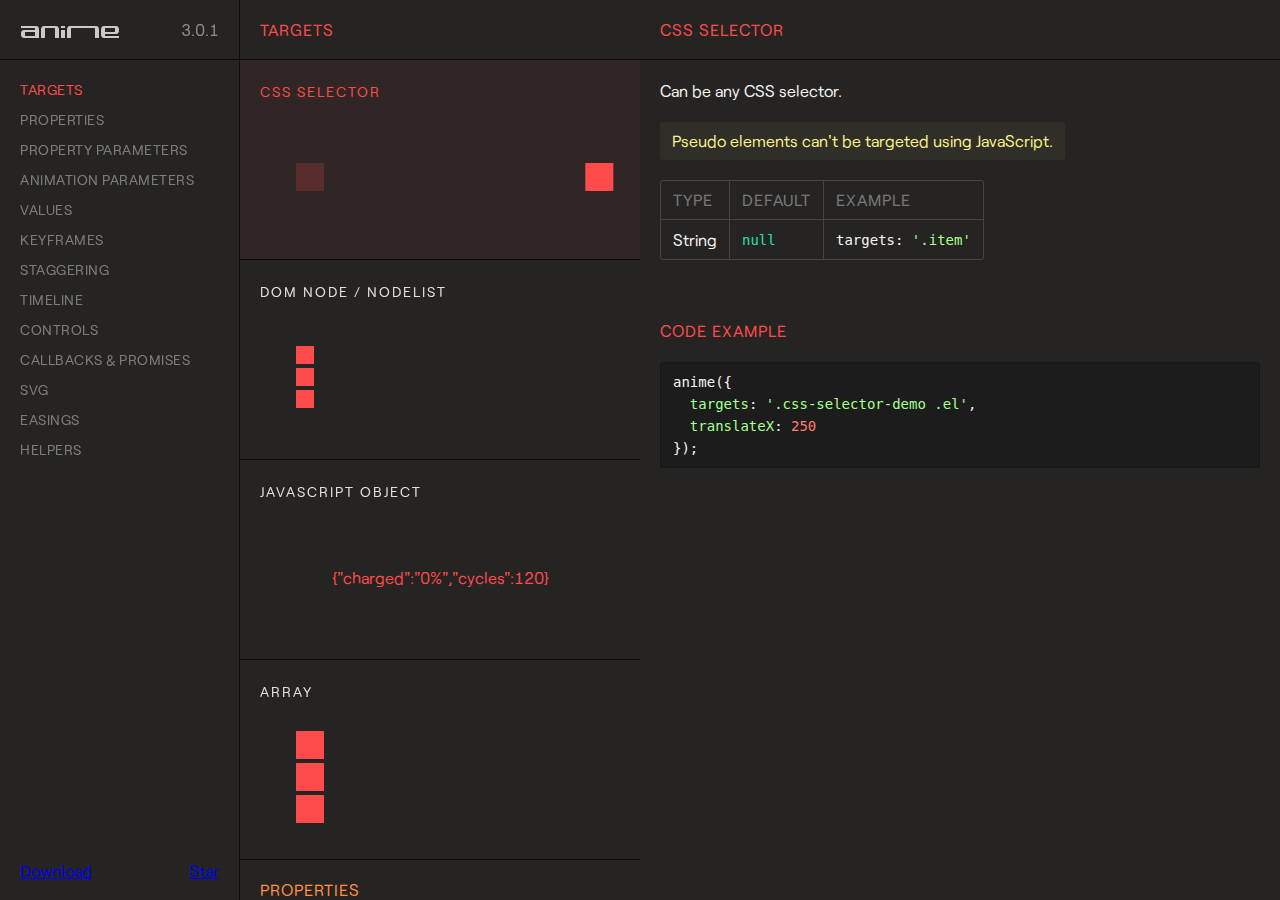
<file: skeleton/js/anime-master/documentation/index.html>
<!DOCTYPE html>
<html>
<head>
  <title>Documentation | anime.js</title>
  <meta charset="utf-8">
  <meta name="viewport" content="width=device-width, initial-scale=1, maximum-scale=1">

  <meta property="og:title" content="anime.js">
  <meta property="og:url" content="https://animejs.com">
  <meta property="og:description" content="Javascript animation engine">
  <meta property="og:image" content="https://animejs.com/documentation/assets/img/social-media-image.png">

  <meta name="twitter:card" content="summary_large_image">
  <meta name="twitter:site" content="@juliangarnier">
  <meta name="twitter:creator" content="@juliangarnier">
  <meta name="twitter:title" content="anime.js">
  <meta name="twitter:description" content="Javascript animation engine">
  <meta name="twitter:image" content="https://animejs.com/documentation/assets/img/social-media-image.png">

  <link rel="apple-touch-icon-precomposed" href="assets/img/apple-touch-icon.png">
  <link rel="icon" type="image/png" href="assets/img/favicon.png" >

  <link href="//cloud.typenetwork.com/projects/2160/fontface.css/" rel="stylesheet" type="text/css">

  <link href="assets/css/animejs.css" rel="stylesheet">
  <link href="assets/css/anime-theme.css" rel="stylesheet">
  <link href="assets/css/documentation.css" rel="stylesheet">

  <script src="../lib/anime.min.js"></script>
</head>
<body>
  <div class="content">
    <header class="header">
    <a class="logo" href="https://github.com/juliangarnier/anime/">
      <img class="anime-mini-logo" src="assets/img/anime-mini-logo.svg" />
      <span class="version-number"></span>
    </a>
    </header>
    <section class="pane sidebar">
      <nav class="navigation"></nav>
      <div class="sidebar-info">
        <a class="github-button" href="https://github.com/juliangarnier/anime/archive/master.zip" data-icon="octicon-cloud-download" aria-label="Download juliangarnier/anime on GitHub">Download</a>
        <a class="github-button" href="https://github.com/juliangarnier/anime" data-show-count="true" aria-label="Star juliangarnier/anime on GitHub">Star</a>
      </div>
    </section>
    <section class="pane demos">

<!-- TARGETS -->
<article id="targets" class="color-targets">
  <header>
    <h2 class="demos-title">Targets</h2>
  </header>

<div id="cssSelector" class="demo">
  <h3 class="demo-title">CSS Selector</h3>
  <div class="demo-description">
    <p>Can be any CSS selector.</p>
    <p class="bubble warning">Pseudo elements can't be targeted using JavaScript.</p>
    <table>
      <thead>
        <td>Type</td>
        <td>Default</td>
        <td>Example</td>
      </thead>
      <tr>
        <td>String</td>
        <td><code>null</code></td>
        <td><code>targets: '.item'</code></td>
      </tr>
    </table>
  </div>
  <div class="demo-content css-selector-demo">
    <div class="line">
      <div class="square shadow"></div>
      <div class="square el"></div>
    </div>
  </div>
  <script>var cssSelector = function() {
/*DEMO*/
anime({
  targets: '.css-selector-demo .el',
  translateX: 250
});
/*DEMO*/
}
  </script>

</div>

<div id="domNode" class="demo">
  <h3 class="demo-title">DOM Node / NodeList</h3>
  <div class="demo-description">
    <p>
      Can be any DOM Node or NodeList.
    </p>
    <table>
      <thead>
        <td>Type</td>
        <td>Default</td>
        <td>Example</td>
      </thead>
      <tr>
        <td>DOM Node</td>
        <td><code>null</code></td>
        <td><code>targets: el.querySelector('.item')</code></td>
      </tr>
      <tr>
        <td>NodeList</td>
        <td><code>null</code></td>
        <td><code>targets: el.querySelectorAll('.item')</code></td>
      </tr>
    </table>
  </div>
  <div class="demo-content dom-node-demo">
    <div class="line">
      <div class="small square shadow"></div>
      <div class="small square el"></div>
    </div>
    <div class="line">
      <div class="small square shadow"></div>
      <div class="small square el"></div>
    </div>
    <div class="line">
      <div class="small square shadow"></div>
      <div class="small square el"></div>
    </div>
  </div>
  <script>var domNode = function() {
/*DEMO*/
var elements = document.querySelectorAll('.dom-node-demo .el');

anime({
  targets: elements,
  translateX: 270
});
/*DEMO*/
}
  </script>
</div>

<div id="JSobject" class="demo">
  <h3 class="demo-title">JavaScript Object</h3>
  <div class="demo-description">
    <p>
      A JavaScript Object with at least one property containing a numerical value.
    </p>
    <table>
      <thead>
        <td>Type</td>
        <td>Default</td>
        <td>Example</td>
      </thead>
      <tr>
        <td>Object</td>
        <td><code>null</code></td>
        <td><code>targets: myObjectProp</code></td>
      </tr>
    </table>
  </div>
  <div class="demo-content">
    <pre class="battery-log">{"charged":"0%","cycles":120}</pre>
  </div>
  <script>var JSobject = function() {
/*DEMO*/
var logEl = document.querySelector('.battery-log');

var battery = {
  charged: '0%',
  cycles: 120
}

anime({
  targets: battery,
  charged: '100%',
  cycles: 130,
  round: 1,
  easing: 'linear',
  update: function() {
    logEl.innerHTML = JSON.stringify(battery);
  }
});
/*DEMO*/
}
  </script>
<script>
</script>
</div>

<div id="array" class="demo">
  <h3 class="demo-title">Array</h3>
  <div class="demo-description">
    <p>
      An array containing multiple targets.
    </p>
    <p class="bubble info">
      Accepts mixed types. E.g. <code>['.el', domNode, jsObject]</code>
    </p>
    <table>
      <thead>
        <td>Type</td>
        <td>Default</td>
        <td>Example</td>
      </thead>
      <tr>
        <td>Array</td>
        <td><code>null</code></td>
        <td><code>targets: ['.item', el.getElementById('#thing')]</code></td>
      </tr>
    </table>
  </div>
  <div class="demo-content mixed-array-demo">
    <div class="line">
      <div class="square shadow"></div>
      <div class="square el el-01"></div>
    </div>
    <div class="line">
      <div class="square shadow"></div>
      <div class="square el el-02"></div>
    </div>
    <div class="line">
      <div class="square shadow"></div>
      <div class="square el el-03"></div>
    </div>
  </div>
  <script>var array = function() {
/*DEMO*/
var el = document.querySelector('.mixed-array-demo .el-01');

anime({
  targets: [el, '.mixed-array-demo .el-02', '.mixed-array-demo .el-03'],
  translateX: 250
});
/*DEMO*/
}
  </script>

</div>

</article>
<!-- -->

<!-- ANIMATABLE PROPERTIES -->
<article id="properties" class="color-properties">
<header>
  <h2 class="demos-title">Properties</h2>
</header>

<div id="cssProperties" class="demo">
  <h3 class="demo-title">CSS Properties</h3>
  <div class="demo-description">
    <p>
      Any CSS properties can be animated.
    </p>
    <p class="bubble warning">
      Most CSS properties will cause layout changes or repaint, and will result in choppy animation.
      Prioritize opacity and CSS transforms as much as possible.
    </p>
    <p>More details about accepted values in the <a class="color-values" href="#unitlessValue">values</a> section.</p>
    <table>
      <thead>
        <td>Example</td>
        <td>value</td>
      </thead>
      <tr>
        <td><code>opacity</code></td>
        <td><code>.5</code></td>
      </tr>
      <tr>
        <td><code>left</code></td>
        <td><code>'100px'</code></td>
      </tr>
    </table>
  </div>
  <div class="demo-content css-prop-demo">
    <div class="large square shadow"></div>
    <div class="large square el"></div>
  </div>
  <script>var cssProperties = function() {
/*DEMO*/
anime({
  targets: '.css-prop-demo .el',
  left: '240px',
  backgroundColor: '#FFF',
  borderRadius: ['0%', '50%'],
  easing: 'easeInOutQuad'
});
/*DEMO*/
}
  </script>
</div>

<div id="CSStransforms" class="demo">
  <h3 class="demo-title">CSS Transforms</h3>
  <div class="demo-description">
    <p>
      Animate CSS transforms properties indivudaly.
    </p>
    <p class="bubble info">
      It's possible to specify different timing for each transforms properties, more details in the <a class="color-prop-params" href="#specificPropParameters">specific property parameters</a> section.
    </p>
    <p>More details about accepted values in the <a class="color-values" href="#unitlessValue">values</a> section.</p>
    <table>
      <thead>
        <td>Valid properties</td>
        <td>Default unit</td>
      </thead>
      <tr><td><code>'translateX'</code></td><td><code>'px'</code></td></tr>
      <tr><td><code>'translateY'</code></td><td><code>'px'</code></td></tr>
      <tr><td><code>'translateZ'</code></td><td><code>'px'</code></td></tr>
      <tr><td><code>'rotate'</code></td><td><code>'deg'</code></td></tr>
      <tr><td><code>'rotateX'</code></td><td><code>'deg'</code></td></tr>
      <tr><td><code>'rotateY'</code></td><td><code>'deg'</code></td></tr>
      <tr><td><code>'rotateZ'</code></td><td><code>'deg'</code></td></tr>
      <tr><td><code>'scale'</code></td><td><code>—</code></td></tr>
      <tr><td><code>'scaleX'</code></td><td><code>—</code></td></tr>
      <tr><td><code>'scaleY'</code></td><td><code>—</code></td></tr>
      <tr><td><code>'scaleZ'</code></td><td><code>—</code></td></tr>
      <tr><td><code>'skew'</code></td><td><code>'deg'</code></td></tr>
      <tr><td><code>'skewX'</code></td><td><code>'deg'</code></td></tr>
      <tr><td><code>'skewY'</code></td><td><code>'deg'</code></td></tr>
      <tr><td><code>'perspective'</code></td><td><code>'px'</code></td></tr>
    </table>
  </div>
  <div class="demo-content css-transforms-demo">
    <div class="square shadow"></div>
    <div class="square el"></div>
  </div>
  <script>var CSStransforms = function() {
/*DEMO*/
anime({
  targets: '.css-transforms-demo .el',
  translateX: 250,
  scale: 2,
  rotate: '1turn'
});
/*DEMO*/
}
  </script>
</div>

<div id="JSobjProp" class="demo">
  <h3 class="demo-title">Object properties</h3>
  <div class="demo-description">
    <p>
      Any Object property containing a numerical value can be animated.<br>
      More details about accepted values in the <a class="color-values" href="#unitlessValue">values</a> section.
    </p>
    <table>
      <thead>
        <td>Example</td>
        <td>value</td>
      </thead>
      <tr>
        <td><code>prop1</code></td>
        <td><code>50</code></td>
      </tr>
      <tr>
        <td><code>'prop2'</code></td>
        <td><code>'100%'</code></td>
      </tr>
    </table>
  </div>
  <div class="demo-content">
    <pre class="js-object-log">{"prop1":0,"prop2":"0%"}</pre>
  </div>
  <script>var JSobjProp = function() {
/*DEMO*/
var objPropLogEl = document.querySelector('.js-object-log');

var myObject = {
  prop1: 0,
  prop2: '0%'
}

anime({
  targets: myObject,
  prop1: 50,
  prop2: '100%',
  easing: 'linear',
  round: 1,
  update: function() {
    objPropLogEl.innerHTML = JSON.stringify(myObject);
  }
});
/*DEMO*/
}
  </script>
</div>

<div id="domAttr" class="demo">
  <h3 class="demo-title">DOM Attributes</h3>
  <div class="demo-description">
    <p>
      Any DOM Attributes containing a numerical value can be animated.<br>
      More details about accepted values in the <a class="color-values" href="#unitlessValue">values</a> section.
    </p>
    <table>
      <thead>
        <td>Example</td>
        <td>value</td>
      </thead>
      <tr>
        <td><code>value</code></td>
        <td><code>1000</code></td>
      </tr>
      <tr>
        <td><code>volume</code></td>
        <td><code>0</code></td>
      </tr>
      <tr>
        <td><code>data-custom</code></td>
        <td><code>'3 dogs'</code></td>
      </tr>
    </table>
  </div>
  <div class="demo-content dom-attribute-demo">
    <input class="el text-output" value="0"></input>
  </div>
  <script>var domAttr = function() {
/*DEMO*/
anime({
  targets: '.dom-attribute-demo input',
  value: [0, 1000],
  round: 1,
  easing: 'easeInOutExpo'
});
/*DEMO*/
}
  </script>
</div>

<div id="svgAttr" class="demo">
  <h3 class="demo-title">SVG Attributes</h3>
  <div class="demo-description">
    <p>
      Like any other <a class="color-properties" href="#domAttr">DOM attributes</a>, all SVG attributes containing at least one numerical value can be animated.<br>
      More details about accepted values in the <a class="color-values" href="#unitlessValue">values</a> section and SVG animation in the <a class="color-svg" href="#motionPath">SVG</a> section.
    </p>
    <table>
      <thead>
        <td>Example</td>
        <td>value</td>
      </thead>
      <tr>
        <td><code>points</code></td>
        <td><code>'64 68.64 8.574 100 63.446 67.68 64 4 64.554 67.68 119.426 100'</code></td>
      </tr>
      <tr>
        <td><code>scale</code></td>
        <td><code>1</code></td>
      </tr>
      <tr>
        <td><code>baseFrequency</code></td>
        <td><code>0</code></td>
      </tr>
    </table>
  </div>
  <div class="demo-content align-center svg-attributes-demo">
<svg width="128" height="128" viewBox="0 0 128 128">
  <filter id="displacementFilter">
    <feTurbulence type="turbulence" baseFrequency=".05" numOctaves="2" result="turbulence"/>
    <feDisplacementMap in2="turbulence" in="SourceGraphic" scale="15" xChannelSelector="R" yChannelSelector="G"/>
  </filter>
  <polygon points="64 68.64 8.574 100 63.446 67.68 64 4 64.554 67.68 119.426 100" style="filter: url(#displacementFilter)" fill="currentColor"/>
</svg>
  </div>
  <script>var svgAttr = function() {
  // Needed to reset demo
  var polyEl = document.querySelector('.svg-attributes-demo polygon');
  var feTurbulenceEl = document.querySelector('feTurbulence');
  var feDisplacementMap = document.querySelector('feDisplacementMap');
  polyEl.setAttribute('points', '64 68.64 8.574 100 63.446 67.68 64 4 64.554 67.68 119.426 100');
  feTurbulenceEl.setAttribute('baseFrequency', '.05');
  feDisplacementMap.setAttribute('scale', '15');
/*DEMO*/
anime({
  targets: ['.svg-attributes-demo polygon', 'feTurbulence', 'feDisplacementMap'],
  points: '64 128 8.574 96 8.574 32 64 0 119.426 32 119.426 96',
  baseFrequency: 0,
  scale: 1,
  loop: true,
  direction: 'alternate',
  easing: 'easeInOutExpo'
});
/*DEMO*/
}
  </script>

</div>

</article>
<!-- -->

<!-- PROPERTY PARAMETERS -->
<article id="propertyParameters" class="color-prop-params">
  <header>
    <h2 class="demos-title">Property parameters</h2>
  </header>

<div id="duration" class="demo">
  <h3 class="demo-title">Duration</h3>
  <div class="demo-description">
    <p>
      Defines the duration in milliseconds of the animation.
    </p>
    <table>
      <thead>
        <td>Type</td>
        <td>Default</td>
        <td>Example</td>
      </thead>
      <tr>
        <td>Number</td>
        <td><code>1000</code></td>
        <td><code>3000</code></td>
      </tr>
      <tr>
        <td>anime.stagger</td>
        <td>See <a class="color-staggering" href="#staggeringBasics">staggering</a> section</td>
        <td><code>anime.stagger(150)</code></td>
      </tr>
      <tr>
        <td>Function</td>
        <td>See <a class="color-prop-params" href="#functionBasedParameters">function based parameters</a> section</td>
        <td><code>(el, i) => i * 150</code></td>
      </tr>
    </table>
  </div>
  <div class="demo-content duration-demo">
    <div class="label">3000 ms</div>
    <div class="square shadow"></div>
    <div class="square el"></div>
  </div>
  <script>var duration = function() {
/*DEMO*/
anime({
  targets: '.duration-demo .el',
  translateX: 250,
  duration: 3000
});
/*DEMO*/
}
  </script>
</div>

<div id="delay" class="demo">
  <h3 class="demo-title">Delay</h3>
  <div class="demo-description">
    <p>
      Defines the delay in milliseconds of the animation.
    </p>
    <table>
      <thead>
        <td>Type</td>
        <td>Default</td>
        <td>Example</td>
      </thead>
      <tr>
        <td>Number</td>
        <td><code>0</code></td>
        <td><code>1000</code></td>
      </tr>
      <tr>
        <td>anime.stagger</td>
        <td>See <a class="color-staggering" href="#staggeringBasics">staggering</a> section</td>
        <td><code>anime.stagger(150)</code></td>
      </tr>
      <tr>
        <td>Function</td>
        <td>See <a class="color-prop-params" href="#functionBasedParameters">function based parameters</a> section</td>
        <td><code>(el, i) => i * 150</code></td>
      </tr>
    </table>
  </div>
  <div class="demo-content delay-demo">
    <div class="label">1000 ms</div>
    <div class="square shadow"></div>
    <div class="square el"></div>
  </div>
  <script>var delay = function() {
/*DEMO*/
anime({
  targets: '.delay-demo .el',
  translateX: 250,
  delay: 1000
});
/*DEMO*/
}
  </script>
</div>

<div id="endDelay" class="demo">
  <h3 class="demo-title">end delay</h3>
  <div class="demo-description">
    <p>
      Adds some extra time in milliseconds at the end of the animation.
    </p>
    <table>
      <thead>
        <td>Type</td>
        <td>Default</td>
        <td>Example</td>
      </thead>
      <tr>
        <td>Number</td>
        <td><code>0</code></td>
        <td><code>1000</code></td>
      </tr>
      <tr>
        <td>anime.stagger</td>
        <td>See <a class="color-staggering" href="#staggeringBasics">staggering</a> section</td>
        <td><code>anime.stagger(150)</code></td>
      </tr>
      <tr>
        <td>Function</td>
        <td>See <a class="color-prop-params" href="#functionBasedParameters">function based parameters</a> section</td>
        <td><code>(el, i) => i * 150</code></td>
      </tr>
    </table>
  </div>
  <div class="demo-content end-delay-demo">
    <div class="label">1000 ms</div>
    <div class="square shadow"></div>
    <div class="square el"></div>
  </div>
  <script>var endDelay = function() {
/*DEMO*/
anime({
  targets: '.end-delay-demo .el',
  translateX: 250,
  endDelay: 1000,
  direction: 'alternate'
});
/*DEMO*/
}
  </script>

</div>

<div id="easing" class="demo">
  <h3 class="demo-title">Easing</h3>
  <div class="demo-description">
    <p>
      Defines the timing function of the animation.
    </p>
    <p class="bubble info">
      Check out the <a class="color-easings" href="#linearEasing">easings</a> section for a complete list of available easing and parameters.
    </p>
    <table>
      <thead>
        <td>Type</td>
        <td>Default</td>
        <td>Example</td>
      </thead>
      <tr>
        <td>String</td>
        <td><code>'easeOutElastic(1, .5)'</code></td>
        <td><code>easing: 'easeInOutQuad'</code></td>
      </tr>
    </table>
  </div>
  <div class="demo-content easing-demo">
    <div class="label">easeInOutExpo</div>
    <div class="square shadow"></div>
    <div class="square el"></div>
  </div>
  <script>var easing = function() {
/*DEMO*/
anime({
  targets: '.easing-demo .el',
  translateX: 250,
  easing: 'easeInOutExpo'
});
/*DEMO*/
}
  </script>

</div>

<div id="round" class="demo">
  <h3 class="demo-title">Round</h3>
  <div class="demo-description">
    <p>
      Rounds up the value to x decimals.
    </p>
    <table>
      <thead>
        <td>Type</td>
        <td>Default</td>
        <td>Example</td>
      </thead>
      <tr>
        <td>Number</td>
        <td><code>0</code></td>
        <td><code>round: 10</code></td>
      </tr>
    </table>
  </div>
  <div class="demo-content">
    <pre class="round-log">0</pre>
  </div>
  <script>var round = function() {
/*DEMO*/
var roundLogEl = document.querySelector('.round-log');

anime({
  targets: roundLogEl,
  innerHTML: [0, 10000],
  easing: 'linear',
  round: 10 // Will round the animated value to 1 decimal
});
/*DEMO*/
}
  </script>
</div>

<div id="specificPropParameters" class="demo">
  <h3 class="demo-title">Specific property parameters</h3>
  <div class="demo-description">
    <p>
      Defines specific parameters to each property of the animation using an Object as value.<br>
      Other properties that aren't specified in the Object are inheritted from the main animation.
    </p>
    <table>
      <thead>
        <td>Type</td>
        <td>Example</td>
      </thead>
      <tr>
        <td>Object</td>
<td><code>rotate: {
  value: 360,
  duration: 1800,
  easing: 'easeInOutSine'
}</code></td>
      </tr>
    </table>
  </div>
  <div class="demo-content specific-prop-params-demo">
    <div class="square shadow"></div>
    <div class="square el"></div>
  </div>
  <script>var specificPropParameters = function() {
/*DEMO*/
anime({
  targets: '.specific-prop-params-demo .el',
  translateX: {
    value: 250,
    duration: 800
  },
  rotate: {
    value: 360,
    duration: 1800,
    easing: 'easeInOutSine'
  },
  scale: {
    value: 2,
    duration: 1600,
    delay: 800,
    easing: 'easeInOutQuart'
  },
  delay: 250 // All properties except 'scale' inherit 250ms delay
});
/*DEMO*/
}
  </script>

</div>

<div id="functionBasedParameters" class="demo">
  <h3 class="demo-title">Function based parameters</h3>
  <div class="demo-description">
    <p>
      Get different values for every target and property of the animation.
    </p>
    <p>
      The function accepts 3 arguments:
    </p>
    <table>
      <thead>
        <td>Arguments</td>
        <td>Infos</td>
      </thead>
      <tr>
        <td><code>target</code></td>
        <td>The curent animated targeted element</td>
      </tr>
      <tr>
        <td><code>index</code></td>
        <td>The index of the animated targeted element</td>
      </tr>
      <tr>
        <td><code>targetsLength</code></td>
        <td>The total number of animated targets</td>
      </tr>
    </table>
    <p class="bubble info">
      See <a class="color-staggering" href="#staggeringBasics">staggering</a> section for easier values manipulation.
    </p>
  </div>
  <div class="demo-content function-based-params-demo">
    <div class="line">
      <div class="small label">delay = 0 * 100</div>
      <div class="small square shadow"></div>
      <div class="small square el"></div>
    </div>
    <div class="line">
      <div class="small label">delay = 1 * 100</div>
      <div class="small square shadow"></div>
      <div class="small square el"></div>
    </div>
    <div class="line">
      <div class="small label">delay = 2 * 100</div>
      <div class="small square shadow"></div>
      <div class="small square el"></div>
    </div>
  </div>
  <script>var functionBasedParameters = function() {
/*DEMO*/
anime({
  targets: '.function-based-params-demo .el',
  translateX: 270,
  direction: 'alternate',
  loop: true,
  delay: function(el, i, l) {
    return i * 100;
  },
  endDelay: function(el, i, l) {
    return (l - i) * 100;
  }
});
/*DEMO*/
}
  </script>

</div>

</article>
<!-- -->

<!-- ANIMATION PARAMETERS -->
<article id="animationParameters" class="color-anim-params">
  <header>
    <h2 class="demos-title">Animation parameters</h2>
  </header>

<div id="direction" class="demo">
  <h3 class="demo-title">Direction</h3>
  <div class="demo-description">
    <p>
      Defines the direction of the animation.
    </p>
    <table>
      <thead>
        <td>Accepts</td>
        <td>Infos</td>
      </thead>
      <tr>
        <td><code>'normal'</code></td>
        <td>Animation progress goes from 0 to 100%</td>
      </tr>
      <tr>
        <td><code>'reverse'</code></td>
        <td>Animation progress goes from 100% to 0%</td>
      </tr>
      <tr>
        <td><code>'alternate'</code></td>
        <td>Animation progress goes from 0% to 100% then goes back to 0%</td>
      </tr>
    </table>
  </div>
  <div class="demo-content">
    <div class="line">
      <div class="label">normal</div>
      <div class="square shadow"></div>
      <div class="square el dir-normal"></div>
    </div>
    <div class="line">
      <div class="label">reverse</div>
      <div class="square shadow"></div>
      <div class="square el dir-reverse"></div>
    </div>
    <div class="line">
      <div class="label">alternate</div>
      <div class="square shadow"></div>
      <div class="square el dir-alternate"></div>
    </div>
  </div>
  <script>var direction = function() {
/*DEMO*/
anime({
  targets: '.dir-normal',
  translateX: 250,
  easing: 'easeInOutSine'
});

anime({
  targets: '.dir-reverse',
  translateX: 250,
  direction: 'reverse',
  easing: 'easeInOutSine'
});

anime({
  targets: '.dir-alternate',
  translateX: 250,
  direction: 'alternate',
  easing: 'easeInOutSine'
});
/*DEMO*/
}
  </script>

</div>

<div id="loop" class="demo">
  <h3 class="demo-title">Loop</h3>
  <div class="demo-description">
    <p>
      Defines the number of iterations of your animation.
    </p>
    <table>
      <thead>
        <td>Accepts</td>
        <td>Infos</td>
      </thead>
      <tr>
        <td><code>Number</code></td>
        <td>The number of iterations</td>
      </tr>
      <tr>
        <td><code>true</code></td>
        <td>Loop indefinitely</td>
      </tr>
    </table>
  </div>
  <div class="demo-content">
    <div class="line">
      <div class="small label">normal 3 times</div>
      <div class="small square shadow"></div>
      <div class="small square el loop"></div>
    </div>
    <div class="line">
      <div class="small label">reverse 3 times</div>
      <div class="small square shadow"></div>
      <div class="small square el loop-reverse"></div>
    </div>
    <div class="line">
      <div class="small label">alternate 3 times</div>
      <div class="small square shadow"></div>
      <div class="small square el loop-alternate"></div>
    </div>
    <div class="line">
      <div class="small label">normal inifinite</div>
      <div class="small square shadow"></div>
      <div class="small square el loop-infinity"></div>
    </div>
    <div class="line">
      <div class="small label">inifinite reverse</div>
      <div class="small square shadow"></div>
      <div class="small square el loop-reverse-infinity"></div>
    </div>
    <div class="line">
      <div class="small label">inifinite alternate</div>
      <div class="small square shadow"></div>
      <div class="small square el loop-alternate-infinity"></div>
    </div>
  </div>
  <script>var loop = function() {
/*DEMO*/
anime({
  targets: '.loop',
  translateX: 270,
  loop: 3,
  easing: 'easeInOutSine'
});

anime({
  targets: '.loop-infinity',
  translateX: 270,
  loop: true,
  easing: 'easeInOutSine'
});

anime({
  targets: '.loop-reverse',
  translateX: 270,
  loop: 3,
  direction: 'reverse',
  easing: 'easeInOutSine'
});

anime({
  targets: '.loop-reverse-infinity',
  translateX: 270,
  direction: 'reverse',
  loop: true,
  easing: 'easeInOutSine'
});

anime({
  targets: '.loop-alternate',
  translateX: 270,
  loop: 3,
  direction: 'alternate',
  easing: 'easeInOutSine'
});

anime({
  targets: '.loop-alternate-infinity',
  translateX: 270,
  direction: 'alternate',
  loop: true,
  easing: 'easeInOutSine'
});
/*DEMO*/
}
  </script>
</div>

<div id="autoplay" class="demo">
  <h3 class="demo-title">Autoplay</h3>
  <div class="demo-description">
    <p>
      Defines if the animation should automatically starts or not.
    </p>
    <table>
      <thead>
        <td>Accepts</td>
        <td>Infos</td>
      </thead>
      <tr>
        <td><code>true</code></td>
        <td>Automatically starts the animation</td>
      </tr>
      <tr>
        <td><code>false</code></td>
        <td>Animation is paused by default</td>
      </tr>
    </table>
  </div>
  <div class="demo-content">
    <div class="line">
      <div class="label">autoplay: true</div>
      <div class="square shadow"></div>
      <div class="square el autoplay-true"></div>
    </div>
    <div class="line">
      <div class="label">autoplay: false</div>
      <div class="square shadow"></div>
      <div class="square el autoplay-false"></div>
    </div>
  </div>
  <script>var autoplay = function() {
/*DEMO*/
anime({
  targets: '.autoplay-true',
  translateX: 250,
  autoplay: true,
  easing: 'easeInOutSine'
});

anime({
  targets: '.autoplay-false',
  translateX: 250,
  autoplay: false,
  easing: 'easeInOutSine'
});
/*DEMO*/
}
  </script>
</div>

</article>
<!-- -->

<!-- VALUES -->
<article id="values" class="color-values">
<header>
  <h2 class="demos-title">Values</h2>
</header>

<div id="unitlessValue" class="demo">
  <h3 class="demo-title">Unitless</h3>
  <div class="demo-description">
    <p>
      If the original value has a unit, it will be automatically added to the animated value.
    </p>
    <table>
      <thead>
        <td>Type</td>
        <td>Example</td>
      </thead>
      <tr>
        <td>Number</td>
        <td><code>translateX: 250</code></td>
      </tr>
    </table>
  </div>
  <div class="demo-content unitless-values-demo">
    <div class="circle shadow"></div>
    <div class="circle el"></div>
  </div>
  <script>var unitlessValue = function() {
/*DEMO*/
anime({
  targets: '.unitless-values-demo .el',
  translateX: 250, // -> '250px'
  rotate: 540 // -> '540deg'
});
/*DEMO*/
}
  </script>

</div>

<div id="specificUnitValue" class="demo">
  <h3 class="demo-title">Specific unit</h3>
  <div class="demo-description">
    <p>
      Forces the animation to use a certain unit and will automatically convert the initial target value.
    </p>
    <p class="bubble warning">
      Conversion accuracy can vary depending of the unit used.<br>
      You can also define the initial value of the animation directly using an array, see the <a href="#fromToValues" class="color-values">from to values</a> section.
    </p>
    <table>
      <thead>
        <td>Type</td>
        <td>Example</td>
      </thead>
      <tr>
        <td>String</td>
        <td><code>width: '100%'</code></td>
      </tr>
    </table>
  </div>
  <div class="demo-content specific-unit-values-demo">
    <div class="square shadow"></div>
    <div class="square el"></div>
  </div>
  <script>var specificUnitValue = function() {
/*DEMO*/
anime({
  targets: '.specific-unit-values-demo .el',
  width: '100%', // -> from '28px' to '100%',
  easing: 'easeInOutQuad',
  direction: 'alternate',
  loop: true
});
/*DEMO*/
}
  </script>

</div>

<div id="relativeValues" class="demo">
  <h3 class="demo-title">Relative</h3>
  <div class="demo-description">
    <p>
      Adds, substracts or multiplies the original value.
    </p>
    <table>
      <thead>
        <td>Accepts</td>
        <td>Effect</td>
        <td>Example</td>
      </thead>
      <tr>
        <td><code>'+='</code></td>
        <td>Add</td>
        <td><code>'+=100'</code></td>
      </tr>
      <tr>
        <td><code>'-='</code></td>
        <td>Substract</td>
        <td><code>'-=2turn'</code></td>
      </tr>
      <tr>
        <td><code>'*='</code></td>
        <td>Multiply</td>
        <td><code>'*=10'</code></td>
      </tr>
    </table>
  </div>
  <div class="demo-content">
    <div class="circle shadow"></div>
    <div class="circle el relative-values"></div>
  </div>
  <script>var relativeValues = function() {
/*DEMO*/
var relativeEl = document.querySelector('.el.relative-values');
relativeEl.style.transform = 'translateX(100px)';

anime({
  targets: '.el.relative-values',
  translateX: {
    value: '*=2.5', // 100px * 2.5 = '250px'
    duration: 1000
  },
  width: {
    value: '-=20px', // 28 - 20 = '8px'
    duration: 1800,
    easing: 'easeInOutSine'
  },
  rotate: {
    value: '+=2turn', // 0 * 2 = '2turn'
    duration: 1800,
    easing: 'easeInOutSine'
  },
  direction: 'alternate'
});
/*DEMO*/
}
  </script>

</div>

<div id="colors" class="demo">
  <h3 class="demo-title">Colors</h3>
  <div class="demo-description">
    <p>
      <i>anime.js</i> accepts and converts Haxadecimal, RGB, RGBA, HSL, and HSLA color values.
    </p>
    <p class="bubble warning">
      CSS color codes ( e.g. : <code>'red', 'yellow', 'aqua'</code> ) are not supported.
    </p>
    <table>
      <thead>
        <td>Accepts</td>
        <td>Example</td>
      </thead>
      <tr>
        <td>Haxadecimal</td>
        <td><code>'#FFF'</code> or <code>'#FFFFFF'</code></td>
      </tr>
      <tr>
        <td>RGB</td>
        <td><code>'rgb(255, 255, 255)'</code></td>
      </tr>
      <tr>
        <td>RGBA</td>
        <td><code>'rgba(255, 255, 255, .2)'</code></td>
      </tr>
      <tr>
        <td>HSL</td>
        <td><code>'hsl(0, 100%, 100%)'</code></td>
      </tr>
      <tr>
        <td>HSLA</td>
        <td><code>'hsla(0, 100%, 100%, .2)'</code></td>
      </tr>
    </table>
  </div>
  <div class="demo-content colors-demo">
    <div class="line">
      <div class="small label">HEX</div>
      <div class="small circle shadow"></div>
      <div class="small circle el color-hex"></div>
    </div>
    <div class="line">
      <div class="small label">RGB</div>
      <div class="small circle shadow"></div>
      <div class="small circle el color-rgb"></div>
    </div>
    <div class="line">
      <div class="small label">HSL</div>
      <div class="small circle shadow"></div>
      <div class="small circle el color-hsl"></div>
    </div>
    <div class="line">
      <div class="small label">RGBA</div>
      <div class="small circle shadow"></div>
      <div class="small circle el color-rgba"></div>
    </div>
    <div class="line">
      <div class="small label">HSLA</div>
      <div class="small circle shadow"></div>
      <div class="small circle el color-hsla"></div>
    </div>
  </div>
  <script>var colors = function() {
/*DEMO*/
var colorsExamples = anime.timeline({
  endDelay: 1000,
  easing: 'easeInOutQuad',
  direction: 'alternate',
  loop: true
})
.add({ targets: '.color-hex',  background: '#FFF' }, 0)
.add({ targets: '.color-rgb',  background: 'rgb(255,255,255)' }, 0)
.add({ targets: '.color-hsl',  background: 'hsl(0, 100%, 100%)' }, 0)
.add({ targets: '.color-rgba', background: 'rgba(255,255,255, .2)' }, 0)
.add({ targets: '.color-hsla', background: 'hsla(0, 100%, 100%, .2)' }, 0)
.add({ targets: '.colors-demo .el', translateX: 270 }, 0);
/*DEMO*/
}
  </script>

</div>

<div id="fromToValues" class="demo">
  <h3 class="demo-title">From To</h3>
  <div class="demo-description">
    <p>
      Forces the animation to start at a specified value.
    </p>
    <table>
      <thead>
        <td>Type</td>
        <td>Example</td>
      </thead>
      <tr>
        <td><code>Array</code></td>
        <td><code>['50%', '100%']</code></td>
      </tr>
    </table>
  </div>
  <div class="demo-content">
    <div class="circle shadow"></div>
    <div class="circle el from-to-values"></div>
  </div>
  <script>var fromToValues = function() {
/*DEMO*/
anime({
  targets: '.el.from-to-values',
  translateX: [100, 250], // from 100 to 250
  delay: 500,
  direction: 'alternate',
  loop: true
});
/*DEMO*/
}
  </script>

</div>

<div id="functionBasedPropVal" class="demo">
  <h3 class="demo-title">Function based values</h3>
  <div class="demo-description">
    <p>
      Get different values for every target and property of the animation.
    </p>
    <p>
      The function accepts 3 arguments:
    </p>
    <table>
      <thead>
        <td>Arguments</td>
        <td>Infos</td>
      </thead>
      <tr>
        <td><code>target</code></td>
        <td>The curently animated targeted element</td>
      </tr>
      <tr>
        <td><code>index</code></td>
        <td>The index of the animated targeted element</td>
      </tr>
      <tr>
        <td><code>targetsLength</code></td>
        <td>The total number of animated targets</td>
      </tr>
    </table>
  </div>
  <div class="demo-content function-based-values-demo">
    <div class="line">
      <div class="small circle shadow"></div>
      <div data-x="170" class="small circle el"></div>
    </div>
    <div class="line">
      <div class="small circle shadow"></div>
      <div data-x="80" class="small circle el"></div>
    </div>
    <div class="line">
      <div class="small circle shadow"></div>
      <div data-x="270" class="small circle el"></div>
    </div>
  </div>
  <script>var functionBasedPropVal = function() {
/*DEMO*/
anime({
  targets: '.function-based-values-demo .el',
  translateX: function(el) {
    return el.getAttribute('data-x');
  },
  translateY: function(el, i) {
    return 50 + (-50 * i);
  },
  scale: function(el, i, l) {
    return (l - i) + .25;
  },
  rotate: function() { return anime.random(-360, 360); },
  borderRadius: function() { return ['50%', anime.random(10, 35) + '%']; },
  duration: function() { return anime.random(1200, 1800); },
  delay: function() { return anime.random(0, 400); },
  direction: 'alternate',
  loop: true
});
/*DEMO*/
}
  </script>

</div>

</article>
<!-- -->

<!-- KEYFRAMES -->
<article id="keyframes" class="color-keyframes">
<header>
  <h2 class="demos-title">Keyframes</h2>
</header>

<div id="animationKeyframes" class="demo">
  <h3 class="demo-title">Animation keyframes</h3>
  <div class="demo-description">
    <p>
      Animation keyframes are defined using an Array, within the <code>keyframes</code> property.
    </p>
    <p class="bubble info">
      If there is no duration specified inside the keyframes, each keyframe duration will be equal to the animation total duration divided by the number of keyframes.
    </p>
    <table>
      <thead>
        <td>Type</td>
        <td>Example</td>
      </thead>
      <tr>
        <td><code>Array</code></td>
        <td><code>[
  {value: 100, easing: 'easeOutExpo'},
  {value: 200, delay: 500},
  {value: 300, duration: 1000}
]</code></td>
      </tr>
    </table>
  </div>
  <div class="demo-content animation-keyframes-demo">
    <div class="circle shadow"></div>
    <div class="circle el keyframes"></div>
  </div>
  <script>var animationKeyframes = function() {
/*DEMO*/
anime({
  targets: '.animation-keyframes-demo .el',
  keyframes: [
    {translateY: -40},
    {translateX: 250},
    {translateY: 40},
    {translateX: 0},
    {translateY: 0}
  ],
  duration: 4000,
  easing: 'easeOutElastic(1, .8)',
  loop: true
});
/*DEMO*/
}
  </script>
</div>

<div id="propertyKeyframes" class="demo">
  <h3 class="demo-title">Property keyframes</h3>
  <div class="demo-description">
    <p>
      Similar to <a class="color-keyframes" href="#animationKeyframes">animation keyframes</a>, property keyframes are defined using an Array of property Object. Property keyframes allow overlapping animations since each property have its own keyframes array.
    </p>
    <p class="bubble info">
      If their is no duration specified inside the keyframes, each keyframe duration will be equal to the animation total duration divided by the number of keyframes.
    </p>
    <table>
      <thead>
        <td>Type</td>
        <td>Example</td>
      </thead>
      <tr>
        <td><code>Array</code></td>
        <td><code>[
  {value: 100, easing: 'easeOutExpo'},
  {value: 200, delay: 500},
  {value: 300, duration: 1000}
]</code></td>
      </tr>
    </table>
  </div>
  <div class="demo-content property-keyframes-demo">
    <div class="circle shadow"></div>
    <div class="circle el keyframes"></div>
  </div>
  <script>var propertyKeyframes = function() {
/*DEMO*/
anime({
  targets: '.property-keyframes-demo .el',
  translateX: [
    { value: 250, duration: 1000, delay: 500 },
    { value: 0, duration: 1000, delay: 500 }
  ],
  translateY: [
    { value: -40, duration: 500 },
    { value: 40, duration: 500, delay: 1000 },
    { value: 0, duration: 500, delay: 1000 }
  ],
  scaleX: [
    { value: 4, duration: 100, delay: 500, easing: 'easeOutExpo' },
    { value: 1, duration: 900 },
    { value: 4, duration: 100, delay: 500, easing: 'easeOutExpo' },
    { value: 1, duration: 900 }
  ],
  scaleY: [
    { value: [1.75, 1], duration: 500 },
    { value: 2, duration: 50, delay: 1000, easing: 'easeOutExpo' },
    { value: 1, duration: 450 },
    { value: 1.75, duration: 50, delay: 1000, easing: 'easeOutExpo' },
    { value: 1, duration: 450 }
  ],
  easing: 'easeOutElastic(1, .8)',
  loop: true
});
/*DEMO*/
}
  </script>
</div>

</article>
<!-- -->

<!-- STAGGERING -->
<article id="staggering" class="color-staggering">
<header>
  <h2 class="demos-title">Staggering</h2>
</header>

<div id="staggeringBasics" class="demo">
  <h3 class="demo-title">Staggering basics</h3>
  <div class="demo-description">
    <p>
      Staggering allows you to animate multiple elements with <a href="https://en.wikipedia.org/wiki/Follow_through_and_overlapping_action">follow through and overlapping action</a>.
    </p>
    <pre><code>anime.stagger(value, options)</code></pre>
    <table>
      <thead>
        <td>Arguments</td>
        <td>Type</td>
        <td>Info</td>
        <td>Required</td>
      </thead>
      <tr>
        <td>Value</td>
        <td><code>Number</code>, <code>String</code>, <code>Array</code></td>
        <td>The manipulated value(s)</td>
        <td>Yes</td>
      </tr>
      <tr>
        <td>Options</td>
        <td><code>Object</code></td>
        <td>Stagger parameters</td>
        <td>No</td>
      </tr>
    </table>
  </div>
  <div class="demo-content basic-staggering-demo">
    <div class="line">
      <div class="label">delay = (100 * 0) ms</div>
      <div class="small square shadow"></div>
      <div class="small square el"></div>
    </div>
    <div class="line">
      <div class="label">delay = (100 * 1) ms</div>
      <div class="small square shadow"></div>
      <div class="small square el"></div>
    </div>
    <div class="line">
      <div class="label">delay = (100 * 2) ms</div>
      <div class="small square shadow"></div>
      <div class="small square el"></div>
    </div>
    <div class="line">
      <div class="label">delay = (100 * 3) ms</div>
      <div class="small square shadow"></div>
      <div class="small square el"></div>
    </div>
    <div class="line">
      <div class="label">delay = (100 * 4) ms</div>
      <div class="small square shadow"></div>
      <div class="small square el"></div>
    </div>
    <div class="line">
      <div class="label">delay = (100 * 5) ms</div>
      <div class="small square shadow"></div>
      <div class="small square el"></div>
    </div>
  </div>
  <script>var staggeringBasics = function() {
/*DEMO*/
anime({
  targets: '.basic-staggering-demo .el',
  translateX: 270,
  delay: anime.stagger(100) // increase delay by 100ms for each elements.
});
/*DEMO*/
}
  </script>
</div>

<div id="staggeringStartValue" class="demo">
  <h3 class="demo-title">Start value</h3>
  <div class="demo-description">
    <p>
      Starts the staggering effect from a specific value.
    </p>
    <pre><code>anime.stagger(value, {start: startValue})</code></pre>
    <table>
      <thead>
        <td>Types</td>
        <td>Info</td>
      </thead>
      <tr>
        <td><code>Number</code>, <code>String</code>
        <td>Same as propety values, see <a href="#unitlessValue" class="color-values">values section</a></td>
      </tr>
    </table>
  </div>
  <div class="demo-content staggering-start-value-demo">
    <div class="line">
      <div class="label">delay = 500 + (100 * 0) ms</div>
      <div class="small square shadow"></div>
      <div class="small square el"></div>
    </div>
    <div class="line">
      <div class="label">delay = 500 + (100 * 1) ms</div>
      <div class="small square shadow"></div>
      <div class="small square el"></div>
    </div>
    <div class="line">
      <div class="label">delay = 500 + (100 * 2) ms</div>
      <div class="small square shadow"></div>
      <div class="small square el"></div>
    </div>
    <div class="line">
      <div class="label">delay = 500 + (100 * 3) ms</div>
      <div class="small square shadow"></div>
      <div class="small square el"></div>
    </div>
    <div class="line">
      <div class="label">delay = 500 + (100 * 4) ms</div>
      <div class="small square shadow"></div>
      <div class="small square el"></div>
    </div>
    <div class="line">
      <div class="label">delay = 500 + (100 * 5) ms</div>
      <div class="small square shadow"></div>
      <div class="small square el"></div>
    </div>
  </div>
  <script>var staggeringStartValue = function() {
/*DEMO*/
anime({
  targets: '.staggering-start-value-demo .el',
  translateX: 270,
  delay: anime.stagger(100, {start: 500}) // delay starts at 500ms then increase by 100ms for each elements.
});
/*DEMO*/
}
  </script>
</div>

<div id="rangeValueStaggering" class="demo">
  <h3 class="demo-title">Range value</h3>
  <div class="demo-description">
    <p>
      Distributes evenly values between two numbers.
    </p>
    <pre><code>anime.stagger([startValue, endValue])</code></pre>
    <table>
      <thead>
        <td>Type</td>
        <td>Info</td>
      </thead>
      <tr>
        <td><code>'easingName'</code></td>
        <td>All valid easing names are accepted, see <a href="#easings" class="color-easings">easings section</a></td>
      </tr>
      <tr>
        <td><code>function(i)</code></td>
        <td>Custom easing function, see <a href="#customEasing" class="color-easings">custom easings section</a></td>
      </tr>
    </table>
  </div>
  <div class="demo-content range-value-staggering-demo">
    <div class="line">
      <div class="label">rotate = ((360 - (-360)) / 5) * 0</div>
      <div class="small square shadow"></div>
      <div class="small square el"></div>
    </div>
    <div class="line">
      <div class="label">rotate = ((360 - (-360)) / 5) * 1</div>
      <div class="small square shadow"></div>
      <div class="small square el"></div>
    </div>
    <div class="line">
      <div class="label">rotate = ((360 - (-360)) / 5) * 2</div>
      <div class="small square shadow"></div>
      <div class="small square el"></div>
    </div>
    <div class="line">
      <div class="label">rotate = ((360 - (-360)) / 5) * 3</div>
      <div class="small square shadow"></div>
      <div class="small square el"></div>
    </div>
    <div class="line">
      <div class="label">rotate = ((360 - (-360)) / 5) * 4</div>
      <div class="small square shadow"></div>
      <div class="small square el"></div>
    </div>
    <div class="line">
      <div class="label">rotate = ((360 - (-360)) / 5) * 5</div>
      <div class="small square shadow"></div>
      <div class="small square el"></div>
    </div>
  </div>
  <script>var rangeValueStaggering = function() {
/*DEMO*/
anime({
  targets: '.range-value-staggering-demo .el',
  translateX: 270,
  rotate: anime.stagger([-360, 360]), // rotation will be distributed from -360deg to 360deg evenly between all elements
  easing: 'easeInOutQuad'
});
/*DEMO*/
}
  </script>
</div>

<div id="staggeringFrom" class="demo">
  <h3 class="demo-title">From value</h3>
  <div class="demo-description">
    <p>
      Starts the stagger effect from a specific position.
    </p>
    <pre><code>anime.stagger(value, {from: startingPosition})</code></pre>
    <table>
      <thead>
        <td>Options</td>
        <td>Type</td>
        <td>Info</td>
      </thead>
      <tr>
        <td><code>'first'</code> (default)</td>
        <td><code>'string'</code></td>
        <td>Start the effect from the first element</td>
      </tr>
      <tr>
        <td><code>'last'</code></td>
        <td><code>'string'</code></td>
        <td>Start the effect from the last element</td>
      </tr>
      <tr>
        <td><code>'center'</code></td>
        <td><code>'string'</code></td>
        <td>Start the effect from the center</td>
      </tr>
      <tr>
        <td><code>index</code></td>
        <td><code>number</code></td>
        <td>Start the effect from the specified index</td>
      </tr>
    </table>
  </div>
  <div class="demo-content staggering-from-demo">
    <div class="line">
      <div class="small square shadow"></div>
      <div class="small square el"></div>
    </div>
    <div class="line">
      <div class="small square shadow"></div>
      <div class="small square el"></div>
    </div>
    <div class="line">
      <div class="small square shadow"></div>
      <div class="small square el"></div>
    </div>
    <div class="line">
      <div class="small square shadow"></div>
      <div class="small square el"></div>
    </div>
    <div class="line">
      <div class="small square shadow"></div>
      <div class="small square el"></div>
    </div>
    <div class="line">
      <div class="small square shadow"></div>
      <div class="small square el"></div>
    </div>
  </div>
  <script>var staggeringFrom = function() {
/*DEMO*/
anime({
  targets: '.staggering-from-demo .el',
  translateX: 270,
  delay: anime.stagger(100, {from: 'center'})
});
/*DEMO*/
}
  </script>
</div>

<div id="staggeringDirection" class="demo">
  <h3 class="demo-title">Direction</h3>
  <div class="demo-description">
    <p>
      Changes the order in which the stagger operates.
    </p>
    <pre><code>anime.stagger(value, {direction: 'reverse'})</code></pre>
    <table>
      <thead>
        <td>Options</td>
        <td>Info</td>
      </thead>
      <tr>
        <td><code>'normal'</code> (default)</td>
        <td>Normal staggering, from the first element to the last</td>
      </tr>
      <tr>
        <td><code>'reverse'</code></td>
        <td>Reversed staggering, from the last element to the first</td>
      </tr>
    </table>
  </div>
  <div class="demo-content staggering-direction-demo">
    <div class="line">
      <div class="small square shadow"></div>
      <div class="small square el"></div>
    </div>
    <div class="line">
      <div class="small square shadow"></div>
      <div class="small square el"></div>
    </div>
    <div class="line">
      <div class="small square shadow"></div>
      <div class="small square el"></div>
    </div>
    <div class="line">
      <div class="small square shadow"></div>
      <div class="small square el"></div>
    </div>
    <div class="line">
      <div class="small square shadow"></div>
      <div class="small square el"></div>
    </div>
    <div class="line">
      <div class="small square shadow"></div>
      <div class="small square el"></div>
    </div>
  </div>
  <script>var staggeringDirection = function() {
/*DEMO*/
anime({
  targets: '.staggering-direction-demo .el',
  translateX: 270,
  delay: anime.stagger(100, {direction: 'reverse'})
});
/*DEMO*/
}
  </script>
</div>

<div id="staggeringEasing" class="demo">
  <h3 class="demo-title">Easing</h3>
  <div class="demo-description">
    <p>
      Stagger values using an easing function.
    </p>
    <pre><code>anime.stagger(value, {easing: 'easingName'})</code></pre>
    <table>
      <thead>
        <td>Type</td>
        <td>Info</td>
      </thead>
      <tr>
        <td><code>'string'</code></td>
        <td>All valid <a href="#easings" class="color-easings">easing names</a> are accepted</td>
      </tr>
      <tr>
        <td><code>function(i)</code></td>
        <td>Use your own <a href="#customEasing" class="color-easings">custom easings function</a></td>
      </tr>
    </table>
  </div>
  <div class="demo-content staggering-easing-demo">
    <div class="line">
      <div class="small square shadow"></div>
      <div class="small square el"></div>
    </div>
    <div class="line">
      <div class="small square shadow"></div>
      <div class="small square el"></div>
    </div>
    <div class="line">
      <div class="small square shadow"></div>
      <div class="small square el"></div>
    </div>
    <div class="line">
      <div class="small square shadow"></div>
      <div class="small square el"></div>
    </div>
    <div class="line">
      <div class="small square shadow"></div>
      <div class="small square el"></div>
    </div>
    <div class="line">
      <div class="small square shadow"></div>
      <div class="small square el"></div>
    </div>
  </div>
  <script>var staggeringEasing = function() {
/*DEMO*/
anime({
  targets: '.staggering-easing-demo .el',
  translateX: 270,
  delay: anime.stagger(300, {easing: 'easeOutQuad'})
});
/*DEMO*/
}
  </script>
</div>

<div id="gridStaggering" class="demo">
  <h3 class="demo-title">Grid</h3>
  <div class="demo-description">
    <p>
      Staggering values based a 2D array that allow "ripple" effects.
    </p>
    <pre><code>anime.stagger(value, {grid: [rows, columns]})</code></pre>
    <table>
      <thead>
        <td>Type</td>
        <td>Info</td>
      </thead>
      <tr>
        <td><code>array</code></td>
        <td>A 2 items array, the first value is the number of rows, the second the number of columns</td>
      </tr>
    </table>
  </div>
  <div class="demo-content staggering-grid-demo">
    <div class="grid">
      <div class="small square el"></div>
      <div class="small square el"></div>
      <div class="small square el"></div>
      <div class="small square el"></div>
      <div class="small square el"></div>
      <div class="small square el"></div>
      <div class="small square el"></div>
      <div class="small square el"></div>
      <div class="small square el"></div>
      <div class="small square el"></div>
      <div class="small square el"></div>
      <div class="small square el"></div>
      <div class="small square el"></div>
      <div class="small square el"></div>
      <div class="small square el"></div>
      <div class="small square el"></div>
      <div class="small square el"></div>
      <div class="small square el"></div>
      <div class="small square el"></div>
      <div class="small square el"></div>
      <div class="small square el"></div>
      <div class="small square el"></div>
      <div class="small square el"></div>
      <div class="small square el"></div>
      <div class="small square el"></div>
      <div class="small square el"></div>
      <div class="small square el"></div>
      <div class="small square el"></div>
      <div class="small square el"></div>
      <div class="small square el"></div>
      <div class="small square el"></div>
      <div class="small square el"></div>
      <div class="small square el"></div>
      <div class="small square el"></div>
      <div class="small square el"></div>
      <div class="small square el"></div>
      <div class="small square el"></div>
      <div class="small square el"></div>
      <div class="small square el"></div>
      <div class="small square el"></div>
      <div class="small square el"></div>
      <div class="small square el"></div>
      <div class="small square el"></div>
      <div class="small square el"></div>
      <div class="small square el"></div>
      <div class="small square el"></div>
      <div class="small square el"></div>
      <div class="small square el"></div>
      <div class="small square el"></div>
      <div class="small square el"></div>
      <div class="small square el"></div>
      <div class="small square el"></div>
      <div class="small square el"></div>
      <div class="small square el"></div>
      <div class="small square el"></div>
      <div class="small square el"></div>
      <div class="small square el"></div>
      <div class="small square el"></div>
      <div class="small square el"></div>
      <div class="small square el"></div>
      <div class="small square el"></div>
      <div class="small square el"></div>
      <div class="small square el"></div>
      <div class="small square el"></div>
      <div class="small square el"></div>
      <div class="small square el"></div>
      <div class="small square el"></div>
      <div class="small square el"></div>
      <div class="small square el"></div>
      <div class="small square el"></div>
    </div>
    <div class="grid shadow">
      <div class="small square"></div>
      <div class="small square"></div>
      <div class="small square"></div>
      <div class="small square"></div>
      <div class="small square"></div>
      <div class="small square"></div>
      <div class="small square"></div>
      <div class="small square"></div>
      <div class="small square"></div>
      <div class="small square"></div>
      <div class="small square"></div>
      <div class="small square"></div>
      <div class="small square"></div>
      <div class="small square"></div>
      <div class="small square"></div>
      <div class="small square"></div>
      <div class="small square"></div>
      <div class="small square"></div>
      <div class="small square"></div>
      <div class="small square"></div>
      <div class="small square"></div>
      <div class="small square"></div>
      <div class="small square"></div>
      <div class="small square"></div>
      <div class="small square"></div>
      <div class="small square"></div>
      <div class="small square"></div>
      <div class="small square"></div>
      <div class="small square"></div>
      <div class="small square"></div>
      <div class="small square"></div>
      <div class="small square"></div>
      <div class="small square"></div>
      <div class="small square"></div>
      <div class="small square"></div>
      <div class="small square"></div>
      <div class="small square"></div>
      <div class="small square"></div>
      <div class="small square"></div>
      <div class="small square"></div>
      <div class="small square"></div>
      <div class="small square"></div>
      <div class="small square"></div>
      <div class="small square"></div>
      <div class="small square"></div>
      <div class="small square"></div>
      <div class="small square"></div>
      <div class="small square"></div>
      <div class="small square"></div>
      <div class="small square"></div>
      <div class="small square"></div>
      <div class="small square"></div>
      <div class="small square"></div>
      <div class="small square"></div>
      <div class="small square"></div>
      <div class="small square"></div>
      <div class="small square"></div>
      <div class="small square"></div>
      <div class="small square"></div>
      <div class="small square"></div>
      <div class="small square"></div>
      <div class="small square"></div>
      <div class="small square"></div>
      <div class="small square"></div>
      <div class="small square"></div>
      <div class="small square"></div>
      <div class="small square"></div>
      <div class="small square"></div>
      <div class="small square"></div>
      <div class="small square"></div>
    </div>
  </div>
  <script>var gridStaggering = function() {
/*DEMO*/
anime({
  targets: '.staggering-grid-demo .el',
  scale: [
    {value: .1, easing: 'easeOutSine', duration: 500},
    {value: 1, easing: 'easeInOutQuad', duration: 1200}
  ],
  delay: anime.stagger(200, {grid: [14, 5], from: 'center'})
});
/*DEMO*/
}
  </script>
</div>

<div id="gridAxisStaggering" class="demo">
  <h3 class="demo-title">Axis</h3>
  <div class="demo-description">
    <p>
      Forces the direction of a <a href="gridStaggering" class="color-staggering">grid starrering</a> effect.
    </p>
    <pre><code>anime.stagger(value, {grid: [rows, columns], axis: 'x'})</code></pre>
    <table>
      <thead>
        <td>Parameters</td>
        <td>Info</td>
      </thead>
      <tr>
        <td><code>'x'</code></td>
        <td>Follows the x axis</td>
      </tr>
      <tr>
        <td><code>'y'</code></td>
        <td>Follows the y axis</td>
      </tr>
    </table>
  </div>
  <div class="demo-content staggering-axis-grid-demo">
    <div class="grid">
      <div class="small square el"></div>
      <div class="small square el"></div>
      <div class="small square el"></div>
      <div class="small square el"></div>
      <div class="small square el"></div>
      <div class="small square el"></div>
      <div class="small square el"></div>
      <div class="small square el"></div>
      <div class="small square el"></div>
      <div class="small square el"></div>
      <div class="small square el"></div>
      <div class="small square el"></div>
      <div class="small square el"></div>
      <div class="small square el"></div>
      <div class="small square el"></div>
      <div class="small square el"></div>
      <div class="small square el"></div>
      <div class="small square el"></div>
      <div class="small square el"></div>
      <div class="small square el"></div>
      <div class="small square el"></div>
      <div class="small square el"></div>
      <div class="small square el"></div>
      <div class="small square el"></div>
      <div class="small square el"></div>
      <div class="small square el"></div>
      <div class="small square el"></div>
      <div class="small square el"></div>
      <div class="small square el"></div>
      <div class="small square el"></div>
      <div class="small square el"></div>
      <div class="small square el"></div>
      <div class="small square el"></div>
      <div class="small square el"></div>
      <div class="small square el"></div>
      <div class="small square el"></div>
      <div class="small square el"></div>
      <div class="small square el"></div>
      <div class="small square el"></div>
      <div class="small square el"></div>
      <div class="small square el"></div>
      <div class="small square el"></div>
      <div class="small square el"></div>
      <div class="small square el"></div>
      <div class="small square el"></div>
      <div class="small square el"></div>
      <div class="small square el"></div>
      <div class="small square el"></div>
      <div class="small square el"></div>
      <div class="small square el"></div>
      <div class="small square el"></div>
      <div class="small square el"></div>
      <div class="small square el"></div>
      <div class="small square el"></div>
      <div class="small square el"></div>
      <div class="small square el"></div>
      <div class="small square el"></div>
      <div class="small square el"></div>
      <div class="small square el"></div>
      <div class="small square el"></div>
      <div class="small square el"></div>
      <div class="small square el"></div>
      <div class="small square el"></div>
      <div class="small square el"></div>
      <div class="small square el"></div>
      <div class="small square el"></div>
      <div class="small square el"></div>
      <div class="small square el"></div>
      <div class="small square el"></div>
      <div class="small square el"></div>
    </div>
    <div class="grid shadow">
      <div class="small square"></div>
      <div class="small square"></div>
      <div class="small square"></div>
      <div class="small square"></div>
      <div class="small square"></div>
      <div class="small square"></div>
      <div class="small square"></div>
      <div class="small square"></div>
      <div class="small square"></div>
      <div class="small square"></div>
      <div class="small square"></div>
      <div class="small square"></div>
      <div class="small square"></div>
      <div class="small square"></div>
      <div class="small square"></div>
      <div class="small square"></div>
      <div class="small square"></div>
      <div class="small square"></div>
      <div class="small square"></div>
      <div class="small square"></div>
      <div class="small square"></div>
      <div class="small square"></div>
      <div class="small square"></div>
      <div class="small square"></div>
      <div class="small square"></div>
      <div class="small square"></div>
      <div class="small square"></div>
      <div class="small square"></div>
      <div class="small square"></div>
      <div class="small square"></div>
      <div class="small square"></div>
      <div class="small square"></div>
      <div class="small square"></div>
      <div class="small square"></div>
      <div class="small square"></div>
      <div class="small square"></div>
      <div class="small square"></div>
      <div class="small square"></div>
      <div class="small square"></div>
      <div class="small square"></div>
      <div class="small square"></div>
      <div class="small square"></div>
      <div class="small square"></div>
      <div class="small square"></div>
      <div class="small square"></div>
      <div class="small square"></div>
      <div class="small square"></div>
      <div class="small square"></div>
      <div class="small square"></div>
      <div class="small square"></div>
      <div class="small square"></div>
      <div class="small square"></div>
      <div class="small square"></div>
      <div class="small square"></div>
      <div class="small square"></div>
      <div class="small square"></div>
      <div class="small square"></div>
      <div class="small square"></div>
      <div class="small square"></div>
      <div class="small square"></div>
      <div class="small square"></div>
      <div class="small square"></div>
      <div class="small square"></div>
      <div class="small square"></div>
      <div class="small square"></div>
      <div class="small square"></div>
      <div class="small square"></div>
      <div class="small square"></div>
      <div class="small square"></div>
      <div class="small square"></div>
    </div>
  </div>
  <script>var gridAxisStaggering = function() {
/*DEMO*/
anime({
  targets: '.staggering-axis-grid-demo .el',
  translateX: anime.stagger(10, {grid: [14, 5], from: 'center', axis: 'x'}),
  translateY: anime.stagger(10, {grid: [14, 5], from: 'center', axis: 'y'}),
  rotateZ: anime.stagger([0, 90], {grid: [14, 5], from: 'center', axis: 'x'}),
  delay: anime.stagger(200, {grid: [14, 5], from: 'center'}),
  easing: 'easeInOutQuad'
});
/*DEMO*/
}
  </script>
</div>

</article>
<!-- -->

<!-- TIMELINE -->
<article id="timeline" class="color-tl">
<header>
  <h2 class="demos-title">Timeline</h2>
</header>

<div id="timelineBasics" class="demo">
  <h3 class="demo-title">Timeline basics</h3>
  <div class="demo-description">
    <p>
      Timelines let you synchronise multiple animations together.<br>
      By default each animation added to the timeline starts after the previous animation ends.
    </p>
    <p>
      Creating a timeline:
    </p>
<pre><code>var myTimeline = anime.timeline(parameters);</code></pre>
    <table>
      <thead>
        <td>Argument</td>
        <td>Type</td>
        <td>Info</td>
        <td>Required</td>
      </thead>
      <tr>
        <td><code>parameters</code></td>
        <td><code>Object</code></td>
        <td>The default parameters of the timeline inherited by children</td>
        <td>No</td>
      </tr>
    </table>
    <p>
      Adding animations to a timeline:
    </p>
<pre><code>myTimeline.add(parameters, offset);</code></pre>
    <table>
      <thead>
        <td>Argument</td>
        <td>Types</td>
        <td>Info</td>
        <td>Required</td>
      </thead>
      <tr>
        <td><code>parameters</code></td>
        <td><code>Object</code></td>
        <td>The child animation parameters, override the timeline default parameters</td>
        <td>Yes</td>
      </tr>
      <tr>
        <td><code>time offset</code></td>
        <td><code>String</code> or <code>Number</code></td>
        <td>Check out the <a class="color-tl" href="#timelineOffsets">Timeline offsets</a> section</td>
        <td>No</td>
      </tr>
    </table>
  </div>
  <div class="demo-content basic-timeline-demo">
    <div class="line">
      <div class="square shadow"></div>
      <div class="square el"></div>
    </div>
    <div class="line">
      <div class="circle shadow"></div>
      <div class="circle el"></div>
    </div>
    <div class="line">
      <div class="triangle shadow"></div>
      <div class="triangle el"></div>
    </div>
  </div>
  <script>var timelineBasics = function() {
/*DEMO*/
// Create a timeline with default parameters
var tl = anime.timeline({
  easing: 'easeOutExpo',
  duration: 750
});

// Add children
tl
.add({
  targets: '.basic-timeline-demo .el.square',
  translateX: 250,
})
.add({
  targets: '.basic-timeline-demo .el.circle',
  translateX: 250,
})
.add({
  targets: '.basic-timeline-demo .el.triangle',
  translateX: 250,
});

/*DEMO*/
}
  </script>

</div>

<div id="timelineOffsets" class="demo">
  <h3 class="demo-title">Time Offsets</h3>
  <div class="demo-description">
    <p>
      Time offsets can be specified with a second optional parameter using the timeline <code>.add()</code> function. It defines when a animation starts in the timeline, if no offset is specifed, the animation will starts after the previous animation ends.<br>
      An offset can be relative to the last animation or absolute to the whole timeline.
    </p>
    <table>
      <thead>
        <td>Type</td>
        <td>Offset</td>
        <td>Example</td>
        <td>Infos</td>
      </thead>
      <tr>
        <td>String</td>
        <td><code>'+='</code></td>
        <td><code>'+=200'</code></td>
        <td>Starts 200ms after the previous animation ends</td>
      </tr>
      <tr>
        <td>String</td>
        <td><code>'-='</code></td>
        <td><code>'-=200'</code></td>
        <td>Starts 200ms before the previous animation ends</td>
      </tr>
      <tr>
        <td>Number</td>
        <td><code>Number</code></td>
        <td><code>100</code></td>
        <td>Starts at 100ms, reagardless of the animtion position in the timeline</td>
      </tr>
    </table>
  </div>
  <div class="demo-content offsets-demo">
    <div class="line">
      <div class="label">no offset</div>
      <div class="square shadow"></div>
      <div class="square el"></div>
    </div>
    <div class="line">
      <div class="label">relative offset ('-=600')</div>
      <div class="circle shadow"></div>
      <div class="circle el"></div>
    </div>
    <div class="line">
      <div class="label">absolute offset (400)</div>
      <div class="triangle shadow"></div>
      <div class="triangle el"></div>
    </div>
  </div>
  <script>var timelineOffsets = function() {
/*DEMO*/
// Create a timeline with default parameters
var tl = anime.timeline({
  easing: 'easeOutExpo',
  duration: 750
});

tl
.add({
  targets: '.offsets-demo .el.square',
  translateX: 250,
})
.add({
  targets: '.offsets-demo .el.circle',
  translateX: 250,
}, '-=600') // relative offset
.add({
  targets: '.offsets-demo .el.triangle',
  translateX: 250,
}, 0); // absolute offset

/*DEMO*/
}
  </script>
</div>

<div id="TLParamsInheritance" class="demo">
  <h3 class="demo-title">Parameters inheritance</h3>
  <div class="demo-description">
    <p>
      Parameters set in the parent timeline instance will be inherited by all the children.
    </p>
    <table>
      <thead>
        <td>Parameters that can be inherited</td>
      </thead>
      <tr>
        <td><code>targets</code></td>
      </tr>
      <tr>
        <td><code>duration</code></td>
      </tr>
      <tr>
        <td><code>delay</code></td>
      </tr>
      <tr>
        <td><code>endDelay</code></td>
      </tr>
      <tr>
        <td><code>round</code></td>
      </tr>
    </table>
  </div>
  <div class="demo-content params-inheritance-demo">
    <div class="line">
      <div class="square shadow"></div>
      <div class="square el"></div>
    </div>
    <div class="line">
      <div class="circle shadow"></div>
      <div class="circle el"></div>
    </div>
    <div class="line">
      <div class="triangle shadow"></div>
      <div class="triangle el"></div>
    </div>
  </div>
  <script>var TLParamsInheritance = function() {
/*DEMO*/
var tl = anime.timeline({
  targets: '.params-inheritance-demo .el',
  delay: function(el, i) { return i * 200 },
  duration: 500,
  easing: 'easeOutExpo',
  direction: 'alternate',
  loop: true
});

tl
.add({
  translateX: 250,
  // override the easing parameter
  easing: 'spring',
})
.add({
  opacity: .5,
  scale: 2
})
.add({
  // override the targets parameter
  targets: '.params-inheritance-demo .el.triangle',
  rotate: 180
})
.add({
  translateX: 0,
  scale: 1
});
/*DEMO*/
}
  </script>

</div>

</article>
<!-- -->

<!-- CONTROLS -->
<article id="controls" class="color-controls">
<header>
  <h2 class="demos-title">Controls</h2>
</header>

<div id="playPause" class="demo">
  <h3 class="demo-title">Play / Pause</h3>
  <div class="demo-description">
    <p>Plays a paused animation, or starts the animation if the <code>autoplay</code> parameters is set to <code>false</code>.</p>
    <pre><code>animation.play();</code></pre>
    <p>Pauses a running animation.</p>
    <pre><code>animation.pause();</code></pre>
  </div>
  <div class="demo-content play-pause-demo">
    <div class="line">
      <div class="small square shadow"></div>
      <div class="small square el"></div>
    </div>
    <div class="line">
      <div class="small square shadow"></div>
      <div class="small square el"></div>
    </div>
    <div class="line">
      <div class="small square shadow"></div>
      <div class="small square el"></div>
    </div>
    <div class="line controls">
      <button class="play">Play</button>
      <button class="pause">Pause</button>
    </div>
  </div>
  <script>var playPause = function() {
/*DEMO*/
var animation = anime({
  targets: '.play-pause-demo .el',
  translateX: 270,
  delay: function(el, i) { return i * 100; },
  direction: 'alternate',
  loop: true,
  autoplay: false,
  easing: 'easeInOutSine'
});

document.querySelector('.play-pause-demo .play').onclick = animation.play;
document.querySelector('.play-pause-demo .pause').onclick = animation.pause;
/*DEMO*/
}

</script>
</div>

<div id="restartAnim" class="demo">
  <h3 class="demo-title">Restart</h3>
  <div class="demo-description">
    <p>Restarts an animation from its initial values.</p>
    <pre><code>animation.restart();</code></pre>
  </div>
  <div class="demo-content restart-demo">
    <div class="line">
      <div class="small square shadow"></div>
      <div class="small square el"></div>
    </div>
    <div class="line">
      <div class="small square shadow"></div>
      <div class="small square el"></div>
    </div>
    <div class="line">
      <div class="small square shadow"></div>
      <div class="small square el"></div>
    </div>
    <div class="line controls">
      <button class="restart">Restart</button>
    </div>
  </div>
  <script>var restartAnim = function() {
/*DEMO*/
var animation = anime({
  targets: '.restart-demo .el',
  translateX: 250,
  delay: function(el, i) { return i * 100; },
  direction: 'alternate',
  loop: true,
  easing: 'easeInOutSine'
});

document.querySelector('.restart-demo .restart').onclick = animation.restart;
/*DEMO*/
}
  </script>

</div>

<div id="reverseAnim" class="demo">
  <h3 class="demo-title">Reverse</h3>
  <div class="demo-description">
    <p>Reverses the direction of an animation.</p>
    <pre><code>animation.reverse();</code></pre>
  </div>
  <div class="demo-content reverse-anim-demo">
    <div class="line">
      <div class="small square shadow"></div>
      <div class="small square el"></div>
    </div>
    <div class="line">
      <div class="small square shadow"></div>
      <div class="small square el"></div>
    </div>
    <div class="line">
      <div class="small square shadow"></div>
      <div class="small square el"></div>
    </div>
    <div class="line controls">
      <button class="reverse">Reverse</button>
    </div>
  </div>

  <script>

  var reverseAnimDemo = anime({
    targets: '.reverse-anim-demo .el',
    translateX: 270,
    duration: 2000,
    delay: function(el, i) { return i * 200; }
  });

  document.querySelector('.reverse-anim-demo .reverse').onclick = function() {
    reverseAnimDemo.reverse();
  }

  var reverseAnim = function() {
/*DEMO*/
var animation = anime({
  targets: '.reverse-anim-demo .el',
  translateX: 270,
  loop: true,
  delay: function(el, i) { return i * 200; },
  easing: 'easeInOutSine'
});

document.querySelector('.reverse-anim-demo .reverse').onclick = animation.reverse;
/*DEMO*/
}
  </script>

</div>

<div id="seekAnim" class="demo">
  <h3 class="demo-title">Seek</h3>
  <div class="demo-description">
    <p>Jump to a specific time (in milliseconds).</p>
    <pre><code>animation.seek(timeStamp);</code></pre>
    <p>Can also be used to control an animation while scrolling.</p>
    <pre><code>animation.seek((scrollPercent / 100) * animation.duration);</code></pre>
  </div>
  <div class="demo-content seek-anim-demo">
    <div class="line">
      <div class="small square shadow"></div>
      <div class="small square el"></div>
    </div>
    <div class="line">
      <div class="small square shadow"></div>
      <div class="small square el"></div>
    </div>
    <div class="line">
      <div class="small square shadow"></div>
      <div class="small square el"></div>
    </div>
    <div class="line controls">
      <input class="progress" step=".001" type="range" min="0" max="100" value="0"></input>
    </div>
  </div>
  <script>var seekAnim = function() {
/*DEMO*/
var animation = anime({
  targets: '.seek-anim-demo .el',
  translateX: 270,
  delay: function(el, i) { return i * 100; },
  elasticity: 200,
  easing: 'easeInOutSine',
  autoplay: false
});

var seekProgressEl = document.querySelector('.seek-anim-demo .progress');
seekProgressEl.oninput = function() {
  animation.seek(animation.duration * (seekProgressEl.value / 100));
};
/*DEMO*/
}
  </script>

</div>

<div id="TLcontrols" class="demo">
  <h3 class="demo-title">Timeline controls</h3>
  <div class="demo-description">
    <p>Timelines can be controled like any other <i>anime.js</i> instance.</p>
<pre><code>timeline.play();
timeline.pause();
timeline.restart();
timeline.seek(timeStamp);
</code></pre>
  </div>
  <div class="demo-content timeline-controls-demo">
    <div class="line">
      <div class="small square shadow"></div>
      <div class="small square el"></div>
    </div>
    <div class="line">
      <div class="small circle shadow"></div>
      <div class="small circle el"></div>
    </div>
    <div class="line">
      <div class="small triangle shadow"></div>
      <div class="small triangle el"></div>
    </div>
    <div class="line controls">
      <button class="play">Play</button>
      <button class="pause">Pause</button>
      <button class="restart">Restart</button>
      <input class="progress" step=".001" type="range" min="0" max="100" value="0"></input>
    </div>
  </div>
  <script>var TLcontrols = function() {
/*DEMO*/
var controlsProgressEl = document.querySelector('.timeline-controls-demo .progress');

var tl = anime.timeline({
  direction: 'alternate',
  loop: true,
  duration: 500,
  easing: 'easeInOutSine',
  update: function(anim) {
    controlsProgressEl.value = tl.progress;
  }
});

tl
.add({
  targets: '.timeline-controls-demo .square.el',
  translateX: 270,
})
.add({
  targets: '.timeline-controls-demo .circle.el',
  translateX: 270,
}, '-=100')
.add({
  targets: '.timeline-controls-demo .triangle.el',
  translateX: 270,
}, '-=100');

document.querySelector('.timeline-controls-demo .play').onclick = tl.play;
document.querySelector('.timeline-controls-demo .pause').onclick = tl.pause;
document.querySelector('.timeline-controls-demo .restart').onclick = tl.restart;

controlsProgressEl.addEventListener('input', function() {
  tl.seek(tl.duration * (controlsProgressEl.value / 100));
});
/*DEMO*/
}
  </script>

</div>

</article>
<!-- -->

<!-- CALLBACKS -->
<article id="callbacks" class="color-callbacks">
<header>
  <h2 class="demos-title">Callbacks & Promises</h2>
</header>

<div id="update" class="demo">
  <h3 class="demo-title">Update</h3>
  <div class="demo-description">
    <p>
      Callback triggered on every frame as soon as the animation starts playing.
    </p>
    <table>
      <thead>
        <td>Type</td>
        <td>Parameters</td>
        <td>Info</td>
      </thead>
      <tr>
        <td>Function</td>
        <td>animation</td>
        <td>Return the current animation Object</td>
      </tr>
    </table>
  </div>
  <div class="demo-content update-demo">
    <div class="logs">
      <input class="log progress-log"></input>
      <input class="log update-log"></input>
    </div>
    <div class="circle shadow"></div>
    <div class="circle el"></div>
  </div>
  <script>var update = function() {

var updateLogEl = document.querySelector('.update-demo .update-log');
var progressLogEl = document.querySelector('.update-demo .progress-log');

/*DEMO*/
var updates = 0;

anime({
  targets: '.update-demo .el',
  translateX: 270,
  delay: 1000,
  direction: 'alternate',
  loop: 3,
  easing: 'easeInOutCirc',
  update: function(anim) {
    updates++;
    progressLogEl.value = 'progress : '+Math.round(anim.progress)+'%';
    updateLogEl.value = 'updates : '+updates;
  }
});
/*DEMO*/
}
  </script>
</div>

<div id="beginComplete" class="demo">
  <h3 class="demo-title">Begin & Complete</h3>
  <div class="demo-description">
      <p><code>begin()</code> callback is triggered once, when the animation starts playing.</p>
      <p><code>complete()</code> callback is triggered once, when the animation is completed.</p>
      <p class="bubble info">Both <code>begin()</code> and <code>complete()</code> callbacks are called if the animation's <code>duration</code> is <code>0</code>.</p>
    <table>
      <thead>
        <td>Type</td>
        <td>Parameters</td>
        <td>Info</td>
      </thead>
      <tr>
        <td>Function</td>
        <td>animation</td>
        <td>Return the current animation Object</td>
      </tr>
    </table>
  </div>
  <div class="demo-content begin-complete-demo">
    <div class="logs">
      <input class="log progress-log"></input>
      <input class="log begin-log" value=""></input>
      <input class="log complete-log" value=""></input>
    </div>
    <div class="large circle shadow"></div>
    <div class="large circle el"></div>
  </div>
  <script>var beginComplete = function() {

var beginLogEl = document.querySelector('.begin-complete-demo .begin-log');
var completeLogEl = document.querySelector('.begin-complete-demo .complete-log');
var progressLogEl = document.querySelector('.begin-complete-demo .progress-log');

beginLogEl.value = '';
completeLogEl.value = '';

/*DEMO*/
anime({
  targets: '.begin-complete-demo .el',
  translateX: 240,
  delay: 1000,
  easing: 'easeInOutCirc',
  update: function(anim) {
    progressLogEl.value = 'progress : ' + Math.round(anim.progress) + '%';
    beginLogEl.value = 'began : ' + anim.began;
    completeLogEl.value = 'completed : ' + anim.completed;
  },
  begin: function(anim) {
    beginLogEl.value = 'began : ' + anim.began;
  },
  complete: function(anim) {
    completeLogEl.value = 'completed : ' + anim.completed;
  }
});
/*DEMO*/
}
  </script>
</div>

<div id="loopBeginLoopComplete" class="demo">
  <h3 class="demo-title">loopBegin & loopComplete</h3>
  <div class="demo-description">
    <p><code>loopBegin()</code> callback is triggered once everytime a loop begin.</p>
    <p><code>loopComplete()</code> callback is triggered once everytime a loop is completed.</p>
    <table>
      <thead>
        <td>Type</td>
        <td>Parameters</td>
        <td>Info</td>
      </thead>
      <tr>
        <td>Function</td>
        <td>animation</td>
        <td>Return the current animation Object</td>
      </tr>
    </table>
  </div>
  <div class="demo-content loopBegin-loopComplete-demo">
    <div class="logs">
      <input class="log loopBegin-log" value=""></input>
      <input class="log loopComplete-log" value=""></input>
    </div>
    <div class="circle shadow"></div>
    <div class="circle el"></div>
  </div>
  <script>var loopBeginLoopComplete = function() {

var beginLogEl = document.querySelector('.loopBegin-log');
var completeLogEl = document.querySelector('.loopComplete-log');

beginLogEl.value = 'loop began 0 times';
completeLogEl.value = 'loop complete 0 times';

/*DEMO*/
var loopBegan = 0;
var loopCompleted = 0;

anime({
  targets: '.loopBegin-loopComplete-demo .el',
  translateX: 240,
  loop: true,
  direction: 'alternate',
  easing: 'easeInOutCirc',
  loopBegin: function(anim) {
    loopBegan++;
    beginLogEl.value = 'loop began : ' + loopBegan;
  },
  loopComplete: function(anim) {
    loopCompleted++;
    completeLogEl.value = 'loop completed : ' + loopCompleted;
  }
});
/*DEMO*/
}
  </script>
</div>

<div id="change" class="demo">
  <h3 class="demo-title">Change</h3>
  <div class="demo-description">
    <p>
      Callback triggered on every frames in between the animation's <a href="#delay" class="color-prop-params">delay</a> and <a href="#endDelay" class="color-prop-params">endDelay</a>.
    </p>
    <table>
      <thead>
        <td>Type</td>
        <td>Parameters</td>
        <td>Info</td>
      </thead>
      <tr>
        <td>Function</td>
        <td>animation</td>
        <td>Return the current animation Object</td>
      </tr>
    </table>
  </div>
  <div class="demo-content change-demo">
    <div class="logs">
      <input class="log progress-log"></input>
      <input class="log change-log"></input>
    </div>
    <div class="circle shadow"></div>
    <div class="circle el"></div>
  </div>
  <script>var change = function() {

var progressLogEl = document.querySelector('.change-demo .progress-log');
var changeLogEl = document.querySelector('.change-demo .change-log');
changeLogEl.value = 'changes : 0';

/*DEMO*/
var changes = 0;

anime({
  targets: '.change-demo .el',
  translateX: 270,
  delay: 1000,
  endDelay: 1000,
  direction: 'alternate',
  loop: true,
  easing: 'easeInOutCirc',
  update: function(anim) {
    progressLogEl.value = 'progress : '+Math.round(anim.progress)+'%';
  },
  change: function() {
    changes++;
    changeLogEl.value = 'changes : ' + changes;
  }
});
/*DEMO*/
}
  </script>
</div>

<div id="changeBeginChangeComplete" class="demo">
  <h3 class="demo-title">changeBegin & changeComplete</h3>
  <div class="demo-description">
    <p><code>changeBegin()</code> callback is triggered everytime the animation starts changing.</p>
    <p><code>changeComplete()</code> callback is triggered everytime the animation stops changing.</p>
    <p class="bubble warning">Animation direction will affect the order in which <code>changeBegin()</code> and <code>changeComplete()</code> are triggerd.</p>
    <table>
      <thead>
        <td>Type</td>
        <td>Parameters</td>
        <td>Info</td>
      </thead>
      <tr>
        <td>Function</td>
        <td>animation</td>
        <td>Return the current animation Object</td>
      </tr>
    </table>
  </div>
  <div class="demo-content changeBegin-chnageComplete-demo">
    <div class="logs">
      <input class="log progress-log" value=""></input>
      <input class="log changeBegin-log" value=""></input>
      <input class="log changeComplete-log" value=""></input>
    </div>
    <div class="large circle shadow"></div>
    <div class="large circle el"></div>
  </div>
  <script>var changeBeginChangeComplete = function() {

var progressLogEl = document.querySelector('.changeBegin-chnageComplete-demo .progress-log');
var beginLogEl = document.querySelector('.changeBegin-log');
var completeLogEl = document.querySelector('.changeComplete-log');

beginLogEl.value = 'change began : 0';
completeLogEl.value = 'change completed : 0';

/*DEMO*/
var changeBegan = 0;
var changeCompleted = 0;

anime({
  targets: '.changeBegin-chnageComplete-demo .el',
  translateX: 240,
  delay: 1000,
  endDelay: 1000,
  loop: true,
  direction: 'alternate',
  easing: 'easeInOutCirc',
  update: function(anim) {
    progressLogEl.value = 'progress : '+Math.round(anim.progress)+'%';
  },
  changeBegin: function(anim) {
    changeBegan++;
    beginLogEl.value = 'change began : ' + changeBegan;
  },
  changeComplete: function(anim) {
    changeCompleted++;
    completeLogEl.value = 'change completed : ' + changeCompleted;
  }
});
/*DEMO*/
}
  </script>
</div>

<div id="finishedPromise" class="demo">
  <h3 class="demo-title">Finished promise</h3>
  <div class="demo-description">
    <p>
      Every animation instances return a <code>finished</code> promise when the animation finised.
    </p>
<pre><code>animation.finished.then(function() {
  // Do things...
});</code></pre>
    <p class="bubble warning">
      Promises are not suported in IE < 11.
    </p>
  </div>
  <div class="demo-content promise-demo">
    <div class="logs">
      <input class="log progress-log"></input>
      <input class="log finished-log"></input>
    </div>
    <div class="circle shadow"></div>
    <div class="circle el"></div>
  </div>
  <script>var finishedPromise = function() {
anime.set('.promise-demo .el', {backgroundColor: ''});
anime.set('.promise-demo .finished-log', {value: ''});
/*DEMO*/
var progressLogEl = document.querySelector('.promise-demo .progress-log');
var promiseEl = document.querySelector('.promise-demo .el');
var finishedLogEl = document.querySelector('.promise-demo .finished-log');
var demoPromiseResetTimeout;

function logFinished() {
  anime.set(finishedLogEl, {value: 'Promise resolved'});
  anime.set(promiseEl, {backgroundColor: '#18FF92'});
}

var animation = anime.timeline({
  targets: promiseEl,
  delay: 400,
  duration: 500,
  endDelay: 400,
  easing: 'easeInOutSine',
  update: function(anim) {
    progressLogEl.value = 'progress : '+Math.round(anim.progress)+'%';
  }
}).add({
  translateX: 250
}).add({
  scale: 2
}).add({
  translateX: 0
});

animation.finished.then(logFinished);

/*DEMO*/
}
  </script>

</div>

</article>
<!-- -->

<!-- SVG -->
<article id="svg" class="color-svg">
<header>
  <h2 class="demos-title">SVG</h2>
</header>

<div id="motionPath" class="demo">
  <h3 class="demo-title">Motion path</h3>
  <div class="demo-description">
    <p>
      Animates an element relative to the <code>x</code>, <code>y</code> and <code>angle</code> values of an SVG path element.
    </p>
    <pre><code>var myPath = anime.path('svg path');</code></pre>
    <p>
      The path function returns a new Function that returns the specified property.
    </p>
    <p class="bubble info">
      Motion path animations are responsive since v3
    </p>
    <table>
      <thead>
        <td>Parameters</td>
        <td>Example</td>
        <td>Info</td>
      </thead>
      <tr>
        <td><code>'x'</code></td>
        <td><code>myPath('x')</code></td>
        <td>Return the current x value in <code>'px'</code> of the SVG path</td>
      </tr>
      <tr>
        <td><code>'y'</code></td>
        <td><code>myPath('y')</code></td>
        <td>Return the current y value in <code>'px'</code> of the SVG path</td>
      </tr>
      <tr>
        <td><code>'angle'</code></td>
        <td><code>myPath('angle')</code></td>
        <td>Return the current angle value in <code>'degres'</code> of the SVG path</td>
      </tr>
    </table>
  </div>
  <div class="demo-content motion-path-demo">
    <div class="motion-path">
      <div class="small square shadow follow-path"></div>
      <div class="small square el follow-path"></div>
      <svg width="256" height="112" viewBox="0 0 256 112">
        <path fill="none" stroke="currentColor" stroke-width="1" d="M8,56 C8,33.90861 25.90861,16 48,16 C70.09139,16 88,33.90861 88,56 C88,78.09139 105.90861,92 128,92 C150.09139,92 160,72 160,56 C160,40 148,24 128,24 C108,24 96,40 96,56 C96,72 105.90861,92 128,92 C154,93 168,78 168,56 C168,33.90861 185.90861,16 208,16 C230.09139,16 248,33.90861 248,56 C248,78.09139 230.09139,96 208,96 L48,96 C25.90861,96 8,78.09139 8,56 Z"/>
      </svg>
    </div>
  </div>
  <script>var motionPath = function() {
/*DEMO*/
var path = anime.path('.motion-path-demo path');

anime({
  targets: '.motion-path-demo .el',
  translateX: path('x'),
  translateY: path('y'),
  rotate: path('angle'),
  easing: 'linear',
  duration: 2000,
  loop: true
});
/*DEMO*/
}
  </script>

</div>

<div id="morphing" class="demo">
  <h3 class="demo-title">Morphing</h3>
  <div class="demo-description">
    <p>
      Creates transition between two svg shapes.
    </p>
    <p class="bubble warning">
      Shapes must have the same number of points!
    </p><br>
    <p class="bubble info">
      More info on SVG shape morphing <a href="https://hackernoon.com/metamorphosis-morphing-svgs-378cf4f3aa58">here</a>.
    </p>
  </div>
  <div class="demo-content align-center morphing-demo">
    <svg width="140" height="140" viewBox="0 0 140 140">
      <g fill="none" fill-rule="evenodd">
        <g fill="currentColor" fill-opacity=".15" transform="translate(0 6)">
          <polygon points="70 0 136.574 48.369 111.145 126.631 28.855 126.631 3.426 48.369"/>
          <polygon points="70 18 119.455 53.931 100.565 112.069 39.435 112.069 20.545 53.931"/>
          <polygon points="70 34.86 101.727 57.911 89.609 95.209 50.391 95.209 38.273 57.911"/>
          <polygon points="70 50.898 84.864 61.697 79.186 79.171 60.814 79.171 55.136 61.697"/>
        </g>
        <polygon class="polymorph" stroke-width="1" stroke="currentColor" points="70 24 119.574 60.369 100.145 117.631 50.855 101.631 3.426 54.369"/>
      </g>
    </svg>
  </div>
  <script>var morphing = function() {
/*DEMO*/
anime({
  targets: '.morphing-demo .polymorph',
  points: [
    { value: [
      '70 24 119.574 60.369 100.145 117.631 50.855 101.631 3.426 54.369',
      '70 41 118.574 59.369 111.145 132.631 60.855 84.631 20.426 60.369']
    },
    { value: '70 6 119.574 60.369 100.145 117.631 39.855 117.631 55.426 68.369' },
    { value: '70 57 136.574 54.369 89.145 100.631 28.855 132.631 38.426 64.369' },
    { value: '70 24 119.574 60.369 100.145 117.631 50.855 101.631 3.426 54.369' }
  ],
  easing: 'easeOutQuad',
  duration: 2000,
  loop: true
});
/*DEMO*/
}
  </script>

</div>

<div id="lineDrawing" class="demo">
  <h3 class="demo-title">Line drawing</h3>
  <div class="demo-description">
    <p>
      Creates path drawing animation using the <code>'stroke-dashoffset'</code> property.<br>
      Set the path <code>'dash-offset'</code> value with <code>anime.setDashoffset()</code> in a <a href="#fromToValues" class="color-values">from to</a> formated value.
    </p>
    <pre><code>strokeDashoffset: [anime.setDashoffset, 0]</code></pre>
    <p class="bubble info">
      More info on line drawing animation <a href="https://css-tricks.com/svg-line-animation-works/">here</a>.
    </p>
  </div>
  <div class="demo-content align-center line-drawing-demo">
    <svg viewBox="0 0 280 100">
      <g fill="none" fill-rule="evenodd" stroke="currentColor" stroke-width="1" class="lines">
        <path class="el" d="M58 80V50.12C57.7 41.6 51.14 35 43 35a15 15 0 0 0 0 30h7.5v15H43a30 30 0 1 1 0-60c16.42 0 29.5 13.23 30 29.89V80H58z"/>
        <path class="el" d="M73 80V20H58v60h15z"/>
        <path class="el" d="M58 80V49.77C58.5 33.23 71.58 20 88 20a30 30 0 0 1 30 30v30h-15V50a15 15 0 0 0-15-15c-8.14 0-14.7 6.6-15 15.12V80H58zm75 0V20h-15v60h15z"/>
        <path class="el" d="M118 80V49.77C118.5 33.23 131.58 20 148 20a30 30 0 0 1 30 30v30h-15V50a15 15 0 0 0-15-15c-8.14 0-14.7 6.6-15 15.12V80h-15zm-7.5-60a7.5 7.5 0 1 1-7.48 8v-1c.25-3.9 3.5-7 7.48-7z"/>
        <path class="el" d="M133 65a15 15 0 0 1-15-15v-7.5h-15V50a30 30 0 0 0 30 30V65zm30 15V49.77C163.5 33.23 176.58 20 193 20a30 30 0 0 1 30 30v30h-15V50a15 15 0 0 0-15-15c-8.14 0-14.7 6.6-15 15.12V80h-15z"/>
        <path class="el" d="M238 65a15 15 0 0 1 0-30c8.1 0 14.63 6.53 15 15h-15v15h30V49.89C267.5 33.23 254.42 20 238 20a30 30 0 0 0 0 60V65z"/>
        <path class="el" d="M260.48 65a7.5 7.5 0 1 1-7.48 8v-1c.26-3.9 3.5-7 7.48-7z"/>
      </g>
    </svg>
  </div>
  <script>var lineDrawing = function() {
/*DEMO*/
anime({
  targets: '.line-drawing-demo .lines path',
  strokeDashoffset: [anime.setDashoffset, 0],
  easing: 'easeInOutSine',
  duration: 1500,
  delay: function(el, i) { return i * 250 },
  direction: 'alternate',
  loop: true
});
/*DEMO*/
}
  </script>

</div>

</article>
<!-- -->

<!-- EASINGS -->
<article id="easings" class="color-easings">
  <header>
    <h2 class="demos-title">Easings</h2>
  </header>

<div id="linearEasing" class="demo">
  <h3 class="demo-title">Linear</h3>
  <div class="demo-description">
    <p>
      Does not apply any easing timing to your animation.<br>
      Usefull for opacity and colors transitions.
    </p>
    <pre><code>easing: 'linear'</code></pre>
  </div>
  <div class="demo-content linear-easing-demo">
    <div class="line">
      <div class="square shadow"></div>
      <div class="square el"></div>
    </div>
  </div>
  <script>var linearEasing = function() {
/*DEMO*/
anime({
  targets: '.linear-easing-demo .el',
  translateX: 250,
  direction: 'alternate',
  loop: true,
  easing: 'linear'
});
/*DEMO*/
}
  </script>

</div>

<div id="pennerFunctions" class="demo">
  <h3 class="demo-title">Penner's functions</h3>
  <div class="demo-description">
    <p>
      Built-in <a href="http://robertpenner.com/easing/">Robert Penner's easing functions</a>.
    </p>
    <p class="bubble info">
      See easings in action on <a href="https://easings.net">easings.net</a>.
    </p>
    <pre><code>easing: 'easeInOutSine'</code></pre>
    <p>
      Availabe easings :
    </p>
    <table>
      <thead>
        <td>in</td>
        <td>out</td>
        <td>in-out</td>
      </thead>
      <tr>
        <td><code>'easeInQuad'</code></td>
        <td><code>'easeOutQuad'</code></td>
        <td><code>'easeInOutQuad'</code></td>
      </tr>
      <tr>
        <td><code>'easeInCubic'</code></td>
        <td><code>'easeOutCubic'</code></td>
        <td><code>'easeInOutCubic'</code></td>
      </tr>
      <tr>
        <td><code>'easeInQuart'</code></td>
        <td><code>'easeOutQuart'</code></td>
        <td><code>'easeInOutQuart'</code></td>
      </tr>
      <tr>
        <td><code>'easeInQuint'</code></td>
        <td><code>'easeOutQuint'</code></td>
        <td><code>'easeInOutQuint'</code></td>
      </tr>
      <tr>
        <td><code>'easeInSine'</code></td>
        <td><code>'easeOutSine'</code></td>
        <td><code>'easeInOutSine'</code></td>
      </tr>
      <tr>
        <td><code>'easeInExpo'</code></td>
        <td><code>'easeOutExpo'</code></td>
        <td><code>'easeInOutExpo'</code></td>
      </tr>
      <tr>
        <td><code>'easeInCirc'</code></td>
        <td><code>'easeOutCirc'</code></td>
        <td><code>'easeInOutCirc'</code></td>
      </tr>
      <tr>
        <td><code>'easeInBack'</code></td>
        <td><code>'easeOutBack'</code></td>
        <td><code>'easeInOutBack'</code></td>
      <tr>
    </table>
  </div>
  <div class="demo-content penner-equations-demo">

  </div>
  <script>var pennerFunctions = function() {
/*DEMO*/
var demoContentEl = document.querySelector('.penner-equations-demo');
var fragment = document.createDocumentFragment();

function createEasingDemo(easing) {
  var demoEl = document.createElement('div');
  demoEl.classList.add('stretched','square','el');
  anime({
    targets: demoEl,
    translateX: 250,
    direction: 'alternate',
    loop: true,
    delay: 200,
    endDelay: 200,
    easing: easing,
  });
  fragment.appendChild(demoEl);
}

for (var easeName in anime.penner) {
  if (Array.isArray(anime.penner[easeName])) {
    createEasingDemo(easeName);
  }
}

demoContentEl.innerHTML = '';
demoContentEl.appendChild(fragment);
/*DEMO*/
}
  </script>

</div>

<div id="cubicBezier" class="demo">
  <h3 class="demo-title">Cubic Bézier Curve</h3>
  <div class="demo-description">
    <p>
      Use your own custom cubic Bézier curves <code>cubicBezier(x1, y1, x2, y2)</code>.
    </p>
    <pre><code>easing: 'cubicBezier(.5, .05, .1, .3)'</code></pre>
    <p class="bubble warning">
      You can use Bézier curves generator like <a href="https://matthewlein.com/tools/ceaser">Ceaser to generate your curves coordinates</a>.
    </p>
  </div>
  <div class="demo-content cubic-bezier-demo">
    <div class="line">
      <div class="square shadow"></div>
      <div class="square el"></div>
    </div>
  </div>
  <script>var cubicBezier = function() {
/*DEMO*/
anime({
  targets: '.cubic-bezier-demo .el',
  translateX: 250,
  direction: 'alternate',
  loop: true,
  easing: 'cubicBezier(.5, .05, .1, .3)'
})
/*DEMO*/
}
  </script>

</div>

<div id="springPhysicsEasing" class="demo">
  <h3 class="demo-title">Spring</h3>
  <div class="demo-description">
    <p>
      Spring physics based easing.
    </p>
    <pre><code>easing: 'spring(mass, stiffness, damping, velocity)'</code></pre>
    <p class="bubble warning">
      The duration of a spring animation is defined by the spring parameters.<br>
      The animation <code>duration</code> parameter will not be taken into account.
    </p>
    <table>
      <thead>
        <td>Parameter</td>
        <td>Default</td>
        <td>Min</td>
        <td>Max</td>
      </thead>
      <tr>
        <td>Mass</td>
        <td><code>1</code></td>
        <td><code>0</code></td>
        <td><code>100</code></td>
      </tr>
      <tr>
        <td>Stiffness</td>
        <td><code>100</code></td>
        <td><code>0</code></td>
        <td><code>100</code></td>
      </tr>
      <tr>
        <td>Damping</td>
        <td><code>10</code></td>
        <td><code>0</code></td>
        <td><code>100</code></td>
      </tr>
      <tr>
        <td>Velocity</td>
        <td><code>0</code></td>
        <td><code>0</code></td>
        <td><code>100</code></td>
      </tr>
    </table>
  </div>
  <div class="demo-content spring-physics-demo">
    <div class="line">
      <div class="square shadow"></div>
      <div class="square el"></div>
    </div>
  </div>
  <script>var springPhysicsEasing = function() {
/*DEMO*/
anime({
  targets: '.spring-physics-demo .el',
  translateX: 250,
  direction: 'alternate',
  loop: true,
  easing: 'spring(1, 80, 10, 0)'
})
/*DEMO*/
}
  </script>

</div>

<div id="elasticEasing" class="demo">
  <h3 class="demo-title">Elastic</h3>
  <div class="demo-description">
    <p>Elastic easing.</p>
    <pre><code>easing: 'easeOutElastic(amplitude, period)'</code></pre>
    <table>
      <thead>
        <td>in</td>
        <td>out</td>
        <td>in-out</td>
      </thead>
      <tr>
        <td><code>'inElastic'</code></td>
        <td><code>'outElastic'</code></td>
        <td><code>'inOutElastic'</code></td>
      </tr>
    </table>
    <table>
      <thead>
        <td>Parameter</td>
        <td>Default</td>
        <td>Min</td>
        <td>Max</td>
        <td>Info</td>
      </thead>
      <tr>
        <td>Amplitude</td>
        <td><code>1</code></td>
        <td><code>1</code></td>
        <td><code>10</code></td>
        <td>Controls the overshoot of the curve</td>
      </tr>
      <tr>
        <td>Period</td>
        <td><code>.5</code></td>
        <td><code>0.1</code></td>
        <td><code>2</code></td>
        <td>Controls how many times the curve goes back and forth</td>
      </tr>
    </table>
  </div>
  <div class="demo-content elastic-easing-demo">
    <div class="line">
      <div class="small square shadow"></div>
      <div class="small square el" data-ease="easeInElastic(1, .6)"></div>
    </div>
    <div class="line">
      <div class="small square shadow"></div>
      <div class="small square el" data-ease="easeOutElastic(1, .6)"></div>
    </div>
    <div class="line">
      <div class="small square shadow"></div>
      <div class="small square el" data-ease="easeInOutElastic(1, .6)"></div>
    </div>
  </div>
  <script>var elasticEasing = function() {
/*DEMO*/
anime({
  targets: '.elastic-easing-demo .el',
  translateX: 270,
  easing: function(el) {
    return el.getAttribute('data-ease');
  },
  duration: 1000
})
/*DEMO*/
}
  </script>

</div>

<div id="stepEasing" class="demo">
  <h3 class="demo-title">Steps</h3>
  <div class="demo-description">
    <p>
      Defines the number of jumps an animation takes to arrive at its end value.
    </p>
    <pre><code>easing: 'steps(numberOfSteps)'</code></pre>
    <table>
      <thead>
        <td>Parameter</td>
        <td>Default</td>
        <td>Min</td>
        <td>Max</td>
      </thead>
      <tr>
        <td>Number of steps</td>
        <td><code>10</code></td>
        <td><code>1</code></td>
        <td><code>∞</code></td>
      </tr>
    </table>
  </div>
  <div class="demo-content step-easing-demo">
    <div class="line">
      <div class="square shadow"></div>
      <div class="square el"></div>
    </div>
  </div>
  <script>var stepEasing = function() {
/*DEMO*/
anime({
  targets: '.step-easing-demo .el',
  translateX: 250,
  direction: 'alternate',
  loop: true,
  easing: 'steps(5)'
})
/*DEMO*/
}
  </script>

</div>

<div id="customEasing" class="demo">
  <h3 class="demo-title">Custom easing function</h3>
  <div class="demo-description">
    <p>
      A custom easing function must be returned by <a class="color-values" href="#functionBasedPropVal">function based value</a>.
    </p>
    <pre><code>easing: function() { return function(time) { return time * i} }</code></pre>
    <table>
      <thead>
        <td>Parameter</td>
        <td>Info</td>
      </thead>
      <tr>
        <td>Time</td>
        <td>Return the current time of the animation</td>
      </tr>
    </table>
  </div>
  <div class="demo-content custom-easing-demo">
    <div class="line">
      <div class="small square shadow"></div>
      <div class="small square el"></div>
    </div>
    <div class="line">
      <div class="small square shadow"></div>
      <div class="small square el"></div>
    </div>
    <div class="line">
      <div class="small square shadow"></div>
      <div class="small square el"></div>
    </div>
  </div>
  <script>var customEasing = function() {
/*DEMO*/
anime({
  targets: '.custom-easing-demo .el',
  translateX: 270,
  direction: 'alternate',
  loop: true,
  duration: 2000,
  easing: function(el, i, total) {
    return function(t) {
      return Math.pow(Math.sin(t * (i + 1)), total);
    }
  }
});
/*DEMO*/
}
  </script>

</div>

</article>
<!-- -->

<!-- HELPERS -->
<article id="easings" class="color-helpers">
  <header>
    <h2 class="demos-title">Helpers</h2>
  </header>

<div id="remove" class="demo">
  <h3 class="demo-title">remove</h3>
  <div class="demo-description">
    <p>
      Removes targets from a running animation or timeline.<br>
      The <code>targets</code> parameters accepts the same values as the <a class="color-targets" href="#cssSelector">targets</a> property.
    </p>
    <pre><code>anime.remove(targets)</code></pre>
  </div>
  <div class="demo-content remove-demo">
    <div class="line">
      <div class="small circle shadow"></div>
      <div class="small circle el"></div>
    </div>
    <div class="line">
      <div class="small circle shadow"></div>
      <div class="small circle el"></div>
    </div>
    <div class="line">
      <div class="small circle shadow"></div>
      <div class="small circle el"></div>
    </div>
    <div class="line controls">
      <button class="remove-el-button">Remove second target</button>
    </div>
  </div>
  <script>var remove = function() {
/*DEMO*/
anime({
  targets: '.remove-demo .el',
  translateX: 270,
  direction: 'alternate',
  loop: true,
  easing: 'easeInOutQuad'
});

document.querySelector('.remove-el-button').addEventListener('click', function() {
  anime.remove('.remove-demo .line:nth-child(2) .el');
});
/*DEMO*/
}
  </script>

</div>

<div id="get" class="demo">
  <h3 class="demo-title">get</h3>
  <div class="demo-description">
    <p>Returns the original value of an element.</p>
    <pre><code>anime.get(target, propertyName, unit);</code></pre>
    <p>
      Since <i>anime.js</i> uses <a href="https://developer.mozilla.org/fr/docs/Web/API/Window/getComputedStyle">getComputedStyle</a> to access original CSS, the values are almost always returned in <code>'px'</code>, the third (optional) argument converts the value in the desired unit.
    </p>
    <pre><code>anime.get(domNode, 'width', 'rem');</code></pre>
    <table>
      <thead>
        <td>Parameter</td>
        <td>Type</td>
        <td>Info</td>
      </thead>
      <tr>
        <td>target</td>
        <td><code>'string'</code>, <code>var</code></td>
        <td>Any valid <a class="color-targets" href="#cssSelector">targets</a> can be used</td>
      </tr>
    </table>
    <p class="bubble warning">
      CSS transforms : Only inlined values can be accessed.
    </p>
  </div>
  <div class="demo-content get-value-demo">
    <div class="line">
      <div class="logs">
        <div class="log get-value-demo-log"></div>
      </div>
      <div class="large circle shadow"></div>
      <div class="large circle el"></div>
    </div>
  </div>
  <script>var get = function() {
/*DEMO*/
var logEl = document.querySelector('.get-value-demo-log');
var el = document.querySelector('.get-value-demo .el');

logEl.innerHTML = '';
logEl.innerHTML += '".el" width is :<br>';
logEl.innerHTML += '"' + anime.get(el, 'width', 'px') + '"';
logEl.innerHTML += ' or "' + anime.get(el, 'width', 'rem') + 'rem"'
/*DEMO*/
}
  </script>

</div>

<div id="set" class="demo">
  <h3 class="demo-title">set</h3>
  <div class="demo-description">
    <p>
      Immediately sets values to the specified targets.
    </p>
    <pre><code>anime.set(targets, {property: value});</code></pre>
    <table>
      <thead>
        <td>Parameters</td>
        <td>Types</td>
        <td>Info</td>
      </thead>
      <tr>
        <td>target(s)</td>
        <td><code>'string'</code>, <code>var</code></td>
        <td>Any valid <a class="color-targets" href="#cssSelector">targets</a> can be used</td>
      </tr>
      <tr>
        <td>values</td>
        <td><code>object</code></td>
        <td>Any valid <a class="color-properties" href="#cssProperties">properties</a> can be used</td>
      </tr>
    </table>
  </div>
  <div class="demo-content set-value-demo">
    <div class="line">
      <div class="small square shadow"></div>
      <div class="small square el"></div>
    </div>
    <div class="line">
      <div class="small square shadow"></div>
      <div class="small square el"></div>
    </div>
    <div class="line">
      <div class="small square shadow"></div>
      <div class="small square el"></div>
    </div>
  </div>
  <script>var set = function() {
/*DEMO*/
anime.set('.set-value-demo .el', {
  translateX: function() { return anime.random(50, 250); },
  rotate: function() { return anime.random(0, 360); },
});
/*DEMO*/
}
  </script>

</div>

<div id="random" class="demo">
  <h3 class="demo-title">random</h3>
  <div class="demo-description">
    <p>
      Returns a random integer within a specific range.
    </p>
    <pre><code>anime.random(minValue, maxValue);</code></pre>
  </div>
  <div class="demo-content random-demo">
    <div class="line">
      <div class="small circle shadow"></div>
      <div class="small circle el"></div>
    </div>
    <div class="line">
      <div class="small circle shadow"></div>
      <div class="small circle el"></div>
    </div>
    <div class="line">
      <div class="small circle shadow"></div>
      <div class="small circle el"></div>
    </div>
  </div>
  <script>var random = function() {
/*DEMO*/
function randomValues() {
  anime({
    targets: '.random-demo .el',
    translateX: function() {
      return anime.random(0, 270);
    },
    easing: 'easeInOutQuad',
    duration: 750,
    complete: randomValues
  });
}

randomValues();
/*DEMO*/
}
  </script>

</div>

<div id="tick" class="demo">
  <h3 class="demo-title">tick</h3>
  <div class="demo-description">
    <p>
      Plays an animation using an external <code>requestAnimationFrame</code> loop.
    </p>
    <pre><code>animation.tick(time)</code></pre>
    <p class="bubble warning">
      Don't forget to set the <code>autoplay</code> parameter to <code>false</code> to prevent the <i>anime.js</i> built-in RAF loop to start.
    </p>
  </div>
  <div class="demo-content tick-demo">
    <div class="line">
      <div class="circle shadow"></div>
      <div class="circle el"></div>
    </div>
  </div>
  <script>
var customRAF = null;
var tick = function() {
if (customRAF) cancelAnimationFrame(customRAF);
/*DEMO*/
var animation = anime({
  targets: '.tick-demo .el',
  translateX: 270,
  direction: 'alternate',
  loop: true,
  easing: 'easeInOutQuad',
  autoplay: false
});

function loop(t) {
  animation.tick(t);
  customRAF = requestAnimationFrame(loop);
}

requestAnimationFrame(loop);
/*DEMO*/
}
  </script>

</div>

<div id="running" class="demo">
  <h3 class="demo-title">running</h3>
  <div class="demo-description">
    <p>
      Returns an Array of all active <i>anime.js</i> instances currently running.
    </p>
    <pre><code>anime.running</code></pre>
  </div>
  <div class="demo-content running-demo">
    <div class="line">
      <div class="small square shadow"></div>
      <div class="small square el"></div>
    </div>
    <div class="line">
      <div class="small circle shadow"></div>
      <div class="small circle el"></div>
    </div>
    <div class="line">
      <div class="small triangle shadow"></div>
      <div class="small triangle el"></div>
    </div>
    <div class="line">
      <pre class="bottom log running-log"></pre>
    </div>
  </div>
  <script>var running = function() {
/*DEMO*/
var runninLogEl = document.querySelector('.running-log');

anime({
  targets: '.running-demo .square.el',
  translateX: 270,
  direction: 'alternate',
  loop: true,
  easing: 'linear'
});

anime({
  targets: '.running-demo .circle.el',
  translateX: 270,
  direction: 'alternate',
  loop: true,
  easing: 'easeInOutCirc'
});

anime({
  targets: '.running-demo .triangle.el',
  translateX: 270,
  direction: 'alternate',
  easing: 'easeInOutQuad',
  loop: true,
  update: function() {
    runninLogEl.innerHTML = 'there are currently ' + anime.running.length + ' instances running';
  }
});

/*DEMO*/
}
  </script>
</div>

</article>
<!-- -->

    </section>
    <section class="pane demo-info">
      <header class="description-header">
        <h2><span></span></h2>
      </header>
      <div class="info-output"></div>
    </section>
  </div>
  <script async defer src="https://buttons.github.io/buttons.js"></script>
  <script>
    (function(i,s,o,g,r,a,m){i['GoogleAnalyticsObject']=r;i[r]=i[r]||function(){
    (i[r].q=i[r].q||[]).push(arguments)},i[r].l=1*new Date();a=s.createElement(o),
    m=s.getElementsByTagName(o)[0];a.async=1;a.src=g;m.parentNode.insertBefore(a,m)
    })(window,document,'script','https://www.google-analytics.com/analytics.js','ga');
    ga('create', 'UA-79927007-1', 'auto');
    ga('send', 'pageview');
  </script>
  <script src="assets/js/vendors/highlight.pack.js"></script>
  <script src="assets/js/vendors/beautify-html.js"></script>
  <script src="assets/js/documentation.js"></script>
</body>
</html>
</file>
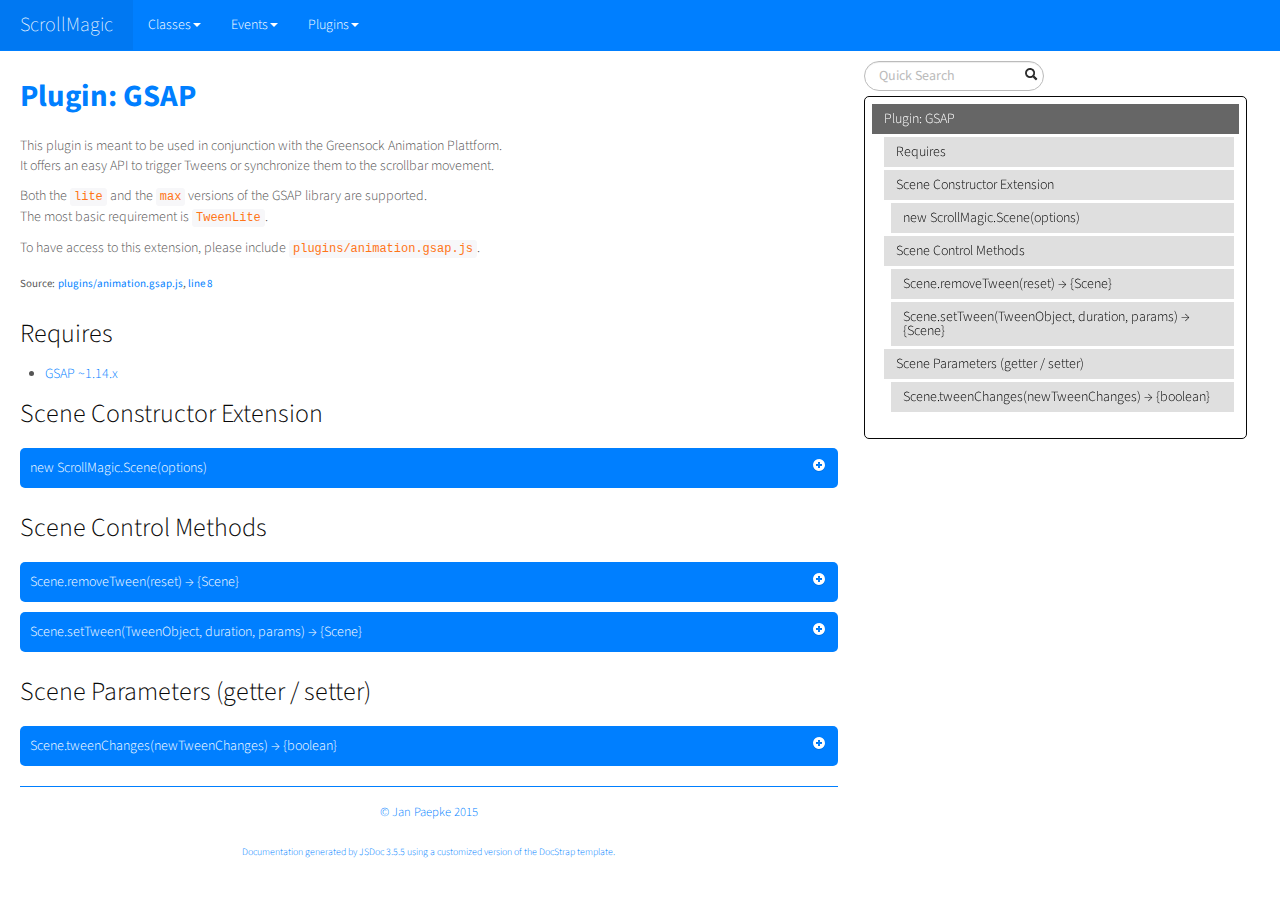
<file: janpaepke-ScrollMagic-3b8397d/docs/animation.GSAP.html>
<!DOCTYPE html>

<html lang="en">
<head>
	<meta charset="utf-8">
	<title>ScrollMagic Plugin: GSAP</title>
	
  <script src="scripts/prettify/prettify.js"> </script>
  <script src="scripts/prettify/lang-css.js"> </script>
	<!--[if lt IE 9]>
	<script src="//html5shiv.googlecode.com/svn/trunk/html5.js"></script>
	<![endif]-->
	<link type="text/css" rel="stylesheet" href="styles/sunlight.default.css">
	<link type="text/css" rel="stylesheet" href="styles/prettify-tomorrow.css">
	<link rel="shortcut icon" href="../assets/img/favicon.ico" type="image/x-icon">

	
	<link type="text/css" rel="stylesheet" href="styles/site.cosmo.css">
	
</head>

<body>
<div class="container-fluid">
	<div class="navbar navbar-fixed-top navbar-inverse">
		<div class="navbar-inner">
			<a class="brand" href="index.html">ScrollMagic</a>
			<ul class="nav">
				
				<li class="dropdown">
					<a href="classes.list.html" class="dropdown-toggle" data-toggle="dropdown">Classes<b
						class="caret"></b></a>

					<ul class="dropdown-menu ">
						
						<li>
							<a href="ScrollMagic.Controller.html">Controller</a>
						</li>
						
						<li>
							<a href="ScrollMagic.Scene.html">Scene</a>
						</li>
						

					</ul>
				</li>
				
				<li class="dropdown">
					<a href="events.list.html" class="dropdown-toggle" data-toggle="dropdown">Events<b
						class="caret"></b></a>

					<ul class="dropdown-menu ">
						
						<li>
							<a href="ScrollMagic.Scene.html#event:add">add</a>
						</li>
						
						<li>
							<a href="ScrollMagic.Scene.html#event:change">change</a>
						</li>
						
						<li>
							<a href="ScrollMagic.Scene.html#event:destroy">destroy</a>
						</li>
						
						<li>
							<a href="ScrollMagic.Scene.html#event:end">end</a>
						</li>
						
						<li>
							<a href="ScrollMagic.Scene.html#event:enter">enter</a>
						</li>
						
						<li>
							<a href="ScrollMagic.Scene.html#event:leave">leave</a>
						</li>
						
						<li>
							<a href="ScrollMagic.Scene.html#event:progress">progress</a>
						</li>
						
						<li>
							<a href="ScrollMagic.Scene.html#event:remove">remove</a>
						</li>
						
						<li>
							<a href="ScrollMagic.Scene.html#event:shift">shift</a>
						</li>
						
						<li>
							<a href="ScrollMagic.Scene.html#event:start">start</a>
						</li>
						
						<li>
							<a href="ScrollMagic.Scene.html#event:update">update</a>
						</li>
						

					</ul>
				</li>
				
				<li class="dropdown">
					<a href="mixins.list.html" class="dropdown-toggle" data-toggle="dropdown">Plugins<b
						class="caret"></b></a>

					<ul class="dropdown-menu ">
						
						<li>
							<a href="animation.GSAP.html">GSAP</a>
						</li>
						
						<li>
							<a href="animation.Velocity.html">Velocity</a>
						</li>
						
						<li>
							<a href="debug.addIndicators.html">addIndicators</a>
						</li>
						
						<li>
							<a href="framework.jQuery.html">jQuery</a>
						</li>
						

					</ul>
				</li>
				
			</ul>
		</div>
	</div>

	<div class="row-fluid">

		
		<div class="span8">
			
				<div id="main">
					


	<h1 class="page-title">
        Plugin: GSAP</h1>
    
<section>

<article>
    <div class="container-overview">
    

    
        
            <div class="description"><p>This plugin is meant to be used in conjunction with the Greensock Animation Plattform.<br>It offers an easy API to trigger Tweens or synchronize them to the scrollbar movement.</p>
<p>Both the <code>lite</code> and the <code>max</code> versions of the GSAP library are supported.<br>The most basic requirement is <code>TweenLite</code>.</p>
<p>To have access to this extension, please include <code>plugins/animation.gsap.js</code>.</p></div>
        

        
<dl class="details">
    

    

    

    

    

    

    

    

    

    
    <dt class="tag-source">Source:</dt>
    <dd class="tag-source"><ul class="dummy"><li>
        <a href="plugins_animation.gsap.js.html">plugins/animation.gsap.js</a>, <a href="plugins_animation.gsap.js.html#sunlight-1-line-8">line 8</a>
    </li></ul></dd>
    

    

    

    
</dl>


        
    
    </div>

    

    

    
        <h3 class="subsection-title">Requires</h3>

        <ul>
            <li><a href="http://greensock.com/gsap">GSAP ~1.14.x</a></li>
        </ul>
    

    

    

    

    
        <h3 class="subsection-title">Scene Constructor Extension</h3>

        <dl>
            
<dt>
    <h4 class="name" id="newScrollMagic.Sceneoptions"><span class="type-signature"></span>new ScrollMagic.Scene<span class="signature">(<span class="optional">options</span>)</span><span class="type-signature"></span></h4>
    
    
</dt>
<dd>
    
    
    <div class="description">
        <p>Every instance of ScrollMagic.Scene now accepts an additional option.<br>See <a href="ScrollMagic.Scene.html"><code>ScrollMagic.Scene</code></a> for a complete list of the standard options.</p>
    </div>
    

    
    
    
    
    
        <h5>Parameters:</h5>
        

<table class="params table table-striped">
    <thead>
	<tr>
		
		<th>Name</th>
		

		<th>Type</th>

		
		<th>Argument</th>
		

		

		<th class="last">Description</th>
	</tr>
	</thead>

	<tbody>
	

        <tr>
            
                <td class="name"><code>options</code></td>
            

            <td class="type">
            
                
<span class="param-type">object</span>


            
            </td>

            
                <td class="attributes">
                
                    &lt;optional><br>
                

                

                
                </td>
            

            

            <td class="description last"><p>Options for the Scene. The options can be updated at any time.</p>
                <h6>Properties</h6>
                

<table class="params table table-striped">
    <thead>
	<tr>
		
		<th>Name</th>
		

		<th>Type</th>

		
		<th>Argument</th>
		

		
		<th>Default</th>
		

		<th class="last">Description</th>
	</tr>
	</thead>

	<tbody>
	

        <tr>
            
                <td class="name"><code>tweenChanges</code></td>
            

            <td class="type">
            
                
<span class="param-type">boolean</span>


            
            </td>

            
                <td class="attributes">
                
                    &lt;optional><br>
                

                

                
                </td>
            

            
                <td class="default">
                
                    false
                
                </td>
            

            <td class="description last"><p>Tweens Animation to the progress target instead of setting it.<br>                                                       Does not affect animations where duration is <code>0</code>.</p></td>
        </tr>

	
	</tbody>
</table>

            </td>
        </tr>

	
	</tbody>
</table>

    
    
    
<dl class="details">
    

    

    

    

    

    

    

    

    

    
    <dt class="tag-source">Source:</dt>
    <dd class="tag-source"><ul class="dummy"><li>
        <a href="plugins_animation.gsap.js.html">plugins/animation.gsap.js</a>, <a href="plugins_animation.gsap.js.html#sunlight-1-line-53">line 53</a>
    </li></ul></dd>
    

    

    

    
</dl>

    
    

    

    
    
    
    
    
    
    
        <h5>Example</h5>
        
    <pre class="sunlight-highlight-javascript">var scene = new ScrollMagic.Scene({tweenChanges: true});</pre>


    
</dd>

        </dl>
    
        <h3 class="subsection-title">Scene Control Methods</h3>

        <dl>
            
<dt>
    <h4 class="name" id="Scene.removeTween"><span class="type-signature"></span>Scene.removeTween<span class="signature">(<span class="optional">reset</span>)</span><span class="type-signature"> &rarr; {Scene}</span></h4>
    
    
</dt>
<dd>
    
    
    <div class="description">
        <p>Remove the tween from the scene.<br>This will terminate the control of the Scene over the tween.</p>
<p>Using the reset option you can decide if the tween should remain in the current state or be rewound to set the target elements back to the state they were in before the tween was added to the scene.</p>
    </div>
    

    
    
    
    
    
        <h5>Parameters:</h5>
        

<table class="params table table-striped">
    <thead>
	<tr>
		
		<th>Name</th>
		

		<th>Type</th>

		
		<th>Argument</th>
		

		
		<th>Default</th>
		

		<th class="last">Description</th>
	</tr>
	</thead>

	<tbody>
	

        <tr>
            
                <td class="name"><code>reset</code></td>
            

            <td class="type">
            
                
<span class="param-type">boolean</span>


            
            </td>

            
                <td class="attributes">
                
                    &lt;optional><br>
                

                

                
                </td>
            

            
                <td class="default">
                
                    false
                
                </td>
            

            <td class="description last"><p>If <code>true</code> the tween will be reset to its initial values.</p></td>
        </tr>

	
	</tbody>
</table>

    
    
    
<dl class="details">
    

    

    

    

    

    

    

    

    

    
    <dt class="tag-source">Source:</dt>
    <dd class="tag-source"><ul class="dummy"><li>
        <a href="plugins_animation.gsap.js.html">plugins/animation.gsap.js</a>, <a href="plugins_animation.gsap.js.html#sunlight-1-line-293">line 293</a>
    </li></ul></dd>
    

    

    

    
</dl>

    
    

    

    
    
    
    
    
    <h5>Returns:</h5>
    
            
<div class="param-desc tag-returns">
    <p>Parent object for chaining.</p>

	{
<span class="param-type">Scene</span>

}

</div>


        
    
    
        <h5>Example</h5>
        
    <pre class="sunlight-highlight-javascript">// remove the tween from the scene without resetting it
scene.removeTween();

// remove the tween from the scene and reset it to initial position
scene.removeTween(true);</pre>


    
</dd>

        
            
<dt>
    <h4 class="name" id="Scene.setTween"><span class="type-signature"></span>Scene.setTween<span class="signature">(TweenObject, duration, params)</span><span class="type-signature"> &rarr; {Scene}</span></h4>
    
    
</dt>
<dd>
    
    
    <div class="description">
        <p>Add a tween to the scene.<br>If you want to add multiple tweens, add them into a GSAP Timeline object and supply it instead (see example below).  </p>
<p>If the scene has a duration, the tween's duration will be projected to the scroll distance of the scene, meaning its progress will be synced to scrollbar movement.<br>For a scene with a duration of <code>0</code>, the tween will be triggered when scrolling forward past the scene's trigger position and reversed, when scrolling back.<br>To gain better understanding, check out the <a href="../examples/basic/simple_tweening.html">Simple Tweening example</a>.</p>
<p>Instead of supplying a tween this method can also be used as a shorthand for <code>TweenMax.to()</code> (see example below).</p>
    </div>
    

    
    
    
    
    
        <h5>Parameters:</h5>
        

<table class="params table table-striped">
    <thead>
	<tr>
		
		<th>Name</th>
		

		<th>Type</th>

		

		

		<th class="last">Description</th>
	</tr>
	</thead>

	<tbody>
	

        <tr>
            
                <td class="name"><code>TweenObject</code></td>
            

            <td class="type">
            
                
<span class="param-type">object</span>
|

<span class="param-type">string</span>


            
            </td>

            

            

            <td class="description last"><p>A TweenMax, TweenLite, TimelineMax or TimelineLite object that should be animated in the scene. Can also be a Dom Element or Selector, when using direct tween definition (see examples).</p></td>
        </tr>

	

        <tr>
            
                <td class="name"><code>duration</code></td>
            

            <td class="type">
            
                
<span class="param-type">number</span>
|

<span class="param-type">object</span>


            
            </td>

            

            

            <td class="description last"><p>A duration for the tween, or tween parameters. If an object containing parameters are supplied, a default duration of 1 will be used.</p></td>
        </tr>

	

        <tr>
            
                <td class="name"><code>params</code></td>
            

            <td class="type">
            
                
<span class="param-type">object</span>


            
            </td>

            

            

            <td class="description last"><p>The parameters for the tween</p></td>
        </tr>

	
	</tbody>
</table>

    
    
    
<dl class="details">
    

    

    

    

    

    

    

    

    

    
    <dt class="tag-source">Source:</dt>
    <dd class="tag-source"><ul class="dummy"><li>
        <a href="plugins_animation.gsap.js.html">plugins/animation.gsap.js</a>, <a href="plugins_animation.gsap.js.html#sunlight-1-line-193">line 193</a>
    </li></ul></dd>
    

    

    

    
</dl>

    
    

    

    
    
    
    
    
    <h5>Returns:</h5>
    
            
<div class="param-desc tag-returns">
    <p>Parent object for chaining.</p>

	{
<span class="param-type">Scene</span>

}

</div>


        
    
    
        <h5>Example</h5>
        
    <pre class="sunlight-highlight-javascript">// add a single tween directly
scene.setTween(TweenMax.to("obj"), 1, {x: 100});

// add a single tween via variable
var tween = TweenMax.to("obj"), 1, {x: 100};
scene.setTween(tween);

// add multiple tweens, wrapped in a timeline.
var timeline = new TimelineMax();
var tween1 = TweenMax.from("obj1", 1, {x: 100});
var tween2 = TweenMax.to("obj2", 1, {y: 100});
timeline
		.add(tween1)
		.add(tween2);
scene.addTween(timeline);

// short hand to add a TweenMax.to() tween
scene.setTween("obj3", 0.5, {y: 100});

// short hand to add a TweenMax.to() tween for 1 second
// this is useful, when the scene has a duration and the tween duration isn't important anyway
scene.setTween("obj3", {y: 100});</pre>


    
</dd>

        </dl>
    
        <h3 class="subsection-title">Scene Parameters (getter / setter)</h3>

        <dl>
            
<dt>
    <h4 class="name" id="Scene.tweenChanges"><span class="type-signature"></span>Scene.tweenChanges<span class="signature">(<span class="optional">newTweenChanges</span>)</span><span class="type-signature"> &rarr; {boolean}</span></h4>
    
    
</dt>
<dd>
    
    
    <div class="description">
        <p><strong>Get</strong> or <strong>Set</strong> the tweenChanges option value.<br>This only affects scenes with a duration. If <code>tweenChanges</code> is <code>true</code>, the progress update when scrolling will not be immediate, but instead the animation will smoothly animate to the target state.<br>For a better understanding, try enabling and disabling this option in the <a href="../examples/basic/scene_manipulation.html">Scene Manipulation Example</a>.</p>
    </div>
    

    
    
    
    
    
        <h5>Parameters:</h5>
        

<table class="params table table-striped">
    <thead>
	<tr>
		
		<th>Name</th>
		

		<th>Type</th>

		
		<th>Argument</th>
		

		

		<th class="last">Description</th>
	</tr>
	</thead>

	<tbody>
	

        <tr>
            
                <td class="name"><code>newTweenChanges</code></td>
            

            <td class="type">
            
                
<span class="param-type">boolean</span>


            
            </td>

            
                <td class="attributes">
                
                    &lt;optional><br>
                

                

                
                </td>
            

            

            <td class="description last"><p>The new tweenChanges setting of the scene.</p></td>
        </tr>

	
	</tbody>
</table>

    
    
    
<dl class="details">
    

    

    

    

    

    

    

    

    

    
    <dt class="tag-source">Source:</dt>
    <dd class="tag-source"><ul class="dummy"><li>
        <a href="plugins_animation.gsap.js.html">plugins/animation.gsap.js</a>, <a href="plugins_animation.gsap.js.html#sunlight-1-line-65">line 65</a>
    </li></ul></dd>
    

    

    

    
</dl>

    
    
    <h5>Fires:</h5>
    <ul>
        <li><code>Scene.change</code>,event: when used as setter</li>
    </ul>
    

    

    
    
    
    
    
    <h5>Returns:</h5>
    <ul>
            <li>
<div class="param-desc tag-returns">
    <p><code>get</code> -  Current tweenChanges option value.</p>

	{
<span class="param-type">boolean</span>

}

</div>

</li>
        
            <li>
<div class="param-desc tag-returns">
    <p><code>set</code> -  Parent object for chaining.</p>

	{
<span class="param-type">Scene</span>

}

</div>

</li>
        </ul>
    
    
        <h5>Example</h5>
        
    <pre class="sunlight-highlight-javascript">// get the current tweenChanges option
var tweenChanges = scene.tweenChanges();

// set new tweenChanges option
scene.tweenChanges(true);</pre>


    
</dd>

        </dl>
    

    

    
</article>

</section>




				</div>

				<div class="clearfix"></div>
				<footer>
					
					
		<span class="copyright">
		© Jan Paepke 2015
		</span>
					<br />
					
		<span class="jsdoc-message">
		Documentation generated by <a href="https://github.com/jsdoc3/jsdoc" target="_blank">JSDoc 3.5.5</a>
		using a customized version of the <a href="https://github.com/terryweiss/docstrap" target="_blank">DocStrap template</a>.
		</span>
				</footer>
			</div>

			
			<div class="span3">
				<div id="toc"></div>
			</div>
			
			<br clear="both">
		</div>

	</div>
	<script src="scripts/sunlight.js"></script>
	<script src="scripts/sunlight.javascript.js"></script>
	<script src="scripts/sunlight-plugin.doclinks.js"></script>
	<script src="scripts/sunlight-plugin.linenumbers.js"></script>
	<script src="scripts/sunlight-plugin.menu.js"></script>
	<script src="scripts/jquery.min.js"></script>
	<script src="scripts/jquery.scrollTo.js"></script>
	<script src="scripts/jquery.localScroll.js"></script>
	<script src="scripts/bootstrap-dropdown.js"></script>
	<script src="scripts/toc.js"></script>

	<script> prettyPrint(); </script>
	<script>  Sunlight.highlightAll({lineNumbers:true,  showMenu: true, enableDoclinks :true}); </script>

	<script>
		function openDeeplinkedElement (skipAni) {
			try {
				$("dt h4.member-collapsed").filter(window.location.hash.substring(1).replace(":", "\\:")).trigger("click", skipAni);
			} catch (e) {
				console.warn("ah ah ah! :p");
			}
		}
		$( function () {
			$( "#toc" ).toc( {
			    anchorName  : function(i, heading, prefix) {
					return $(heading).attr("id") || ( prefix + i );
				},
				selectors   : "h1:visible,h2:visible,h3:visible,h4:visible",
				onScrollFinish : openDeeplinkedElement,
				highlightOffset : 10,
				scrollOffset: 60
			} );
			$( "#toc>ul" ).addClass( "nav nav-pills nav-stacked" );
			$( "#main span[id^='toc']" ).addClass( "toc-shim" );

		} );
	</script>

	
	<script>
		$( function () {
			// $('#main').localScroll({
			// 	offset: { top: 56 } //offset by the height of your header (give or take a few px, see what works for you)
			// });
			// workaround for anchors below header...
			window.setTimeout(function () {
				$(document).scrollTop($(document).scrollTop()-60);
			}, 1)
			
			var hash = window.location.hash.substring(1).replace(":", "\\:");
			$( "dt h4.name" ).each( function () {
				var $this = $( this );
				var icon = $( "<i/>" ).addClass( "icon-plus-sign" ).addClass( "pull-right" ).addClass( "icon-white" );
				var dt = $this.parents( "dt" );
				var children = dt.next( "dd" );

				$this.append( icon ).css( {cursor : "pointer"} );
				$this.addClass( "member-collapsed" ).addClass( "member" );
				if (hash != $this.attr("id")) {
					children.hide();
				}
				$this.toggle( function (e, skipAni) {
					var scrollPos = $(document).scrollTop();
					window.location.hash = $(this).attr("id");
					$(document).scrollTop(scrollPos);
					icon.addClass( "icon-minus-sign" ).removeClass( "icon-plus-sign" ).removeClass( "icon-white" );
					$this.addClass( "member-open" ).removeClass( "member-collapsed" );
					children.slideDown(skipAni ? 0 : undefined);
				}, function () {
					icon.addClass( "icon-plus-sign" ).removeClass( "icon-minus-sign" ).addClass( "icon-white" );
					$this.addClass( "member-collapsed" ).removeClass( "member-open" );
					children.slideUp();
				} );
			} );
			// open if deeplinked
			if (hash.length > 0)
				openDeeplinkedElement(true);
		} );
	</script>
	

	<script type="text/javascript" src="../assets/js/tracking.js"></script>
</body>
</html>
</file>
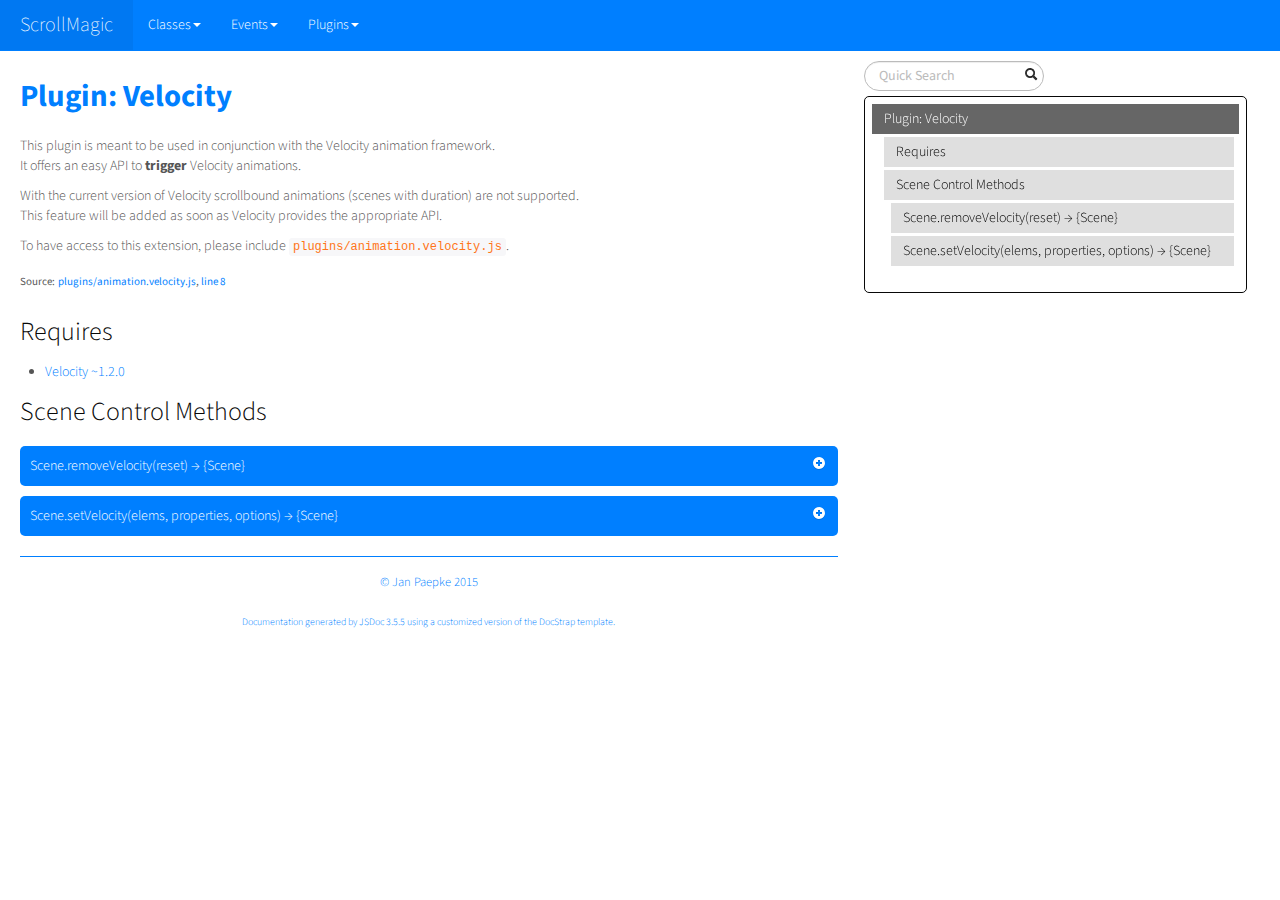
<file: janpaepke-ScrollMagic-3b8397d/docs/animation.Velocity.html>
<!DOCTYPE html>

<html lang="en">
<head>
	<meta charset="utf-8">
	<title>ScrollMagic Plugin: Velocity</title>
	
  <script src="scripts/prettify/prettify.js"> </script>
  <script src="scripts/prettify/lang-css.js"> </script>
	<!--[if lt IE 9]>
	<script src="//html5shiv.googlecode.com/svn/trunk/html5.js"></script>
	<![endif]-->
	<link type="text/css" rel="stylesheet" href="styles/sunlight.default.css">
	<link type="text/css" rel="stylesheet" href="styles/prettify-tomorrow.css">
	<link rel="shortcut icon" href="../assets/img/favicon.ico" type="image/x-icon">

	
	<link type="text/css" rel="stylesheet" href="styles/site.cosmo.css">
	
</head>

<body>
<div class="container-fluid">
	<div class="navbar navbar-fixed-top navbar-inverse">
		<div class="navbar-inner">
			<a class="brand" href="index.html">ScrollMagic</a>
			<ul class="nav">
				
				<li class="dropdown">
					<a href="classes.list.html" class="dropdown-toggle" data-toggle="dropdown">Classes<b
						class="caret"></b></a>

					<ul class="dropdown-menu ">
						
						<li>
							<a href="ScrollMagic.Controller.html">Controller</a>
						</li>
						
						<li>
							<a href="ScrollMagic.Scene.html">Scene</a>
						</li>
						

					</ul>
				</li>
				
				<li class="dropdown">
					<a href="events.list.html" class="dropdown-toggle" data-toggle="dropdown">Events<b
						class="caret"></b></a>

					<ul class="dropdown-menu ">
						
						<li>
							<a href="ScrollMagic.Scene.html#event:add">add</a>
						</li>
						
						<li>
							<a href="ScrollMagic.Scene.html#event:change">change</a>
						</li>
						
						<li>
							<a href="ScrollMagic.Scene.html#event:destroy">destroy</a>
						</li>
						
						<li>
							<a href="ScrollMagic.Scene.html#event:end">end</a>
						</li>
						
						<li>
							<a href="ScrollMagic.Scene.html#event:enter">enter</a>
						</li>
						
						<li>
							<a href="ScrollMagic.Scene.html#event:leave">leave</a>
						</li>
						
						<li>
							<a href="ScrollMagic.Scene.html#event:progress">progress</a>
						</li>
						
						<li>
							<a href="ScrollMagic.Scene.html#event:remove">remove</a>
						</li>
						
						<li>
							<a href="ScrollMagic.Scene.html#event:shift">shift</a>
						</li>
						
						<li>
							<a href="ScrollMagic.Scene.html#event:start">start</a>
						</li>
						
						<li>
							<a href="ScrollMagic.Scene.html#event:update">update</a>
						</li>
						

					</ul>
				</li>
				
				<li class="dropdown">
					<a href="mixins.list.html" class="dropdown-toggle" data-toggle="dropdown">Plugins<b
						class="caret"></b></a>

					<ul class="dropdown-menu ">
						
						<li>
							<a href="animation.GSAP.html">GSAP</a>
						</li>
						
						<li>
							<a href="animation.Velocity.html">Velocity</a>
						</li>
						
						<li>
							<a href="debug.addIndicators.html">addIndicators</a>
						</li>
						
						<li>
							<a href="framework.jQuery.html">jQuery</a>
						</li>
						

					</ul>
				</li>
				
			</ul>
		</div>
	</div>

	<div class="row-fluid">

		
		<div class="span8">
			
				<div id="main">
					


	<h1 class="page-title">
        Plugin: Velocity</h1>
    
<section>

<article>
    <div class="container-overview">
    

    
        
            <div class="description"><p>This plugin is meant to be used in conjunction with the Velocity animation framework.<br>It offers an easy API to <strong>trigger</strong> Velocity animations.</p>
<p>With the current version of Velocity scrollbound animations (scenes with duration) are not supported.<br>This feature will be added as soon as Velocity provides the appropriate API.</p>
<p>To have access to this extension, please include <code>plugins/animation.velocity.js</code>.</p></div>
        

        
<dl class="details">
    

    

    

    

    

    

    

    

    

    
    <dt class="tag-source">Source:</dt>
    <dd class="tag-source"><ul class="dummy"><li>
        <a href="plugins_animation.velocity.js.html">plugins/animation.velocity.js</a>, <a href="plugins_animation.velocity.js.html#sunlight-1-line-8">line 8</a>
    </li></ul></dd>
    

    

    

    
</dl>


        
    
    </div>

    

    

    
        <h3 class="subsection-title">Requires</h3>

        <ul>
            <li><a href="http://julian.com/research/velocity/">Velocity ~1.2.0</a></li>
        </ul>
    

    

    

    

    
        <h3 class="subsection-title">Scene Control Methods</h3>

        <dl>
            
<dt>
    <h4 class="name" id="Scene.removeVelocity"><span class="type-signature"></span>Scene.removeVelocity<span class="signature">(<span class="optional">reset</span>)</span><span class="type-signature"> &rarr; {Scene}</span></h4>
    
    
</dt>
<dd>
    
    
    <div class="description">
        <p>Remove the animation from the scene.<br>This will stop the scene from triggering the animation.</p>
<p>Using the reset option you can decide if the animation should remain in the current state or be rewound to set the target elements back to the state they were in before the animation was added to the scene.</p>
    </div>
    

    
    
    
    
    
        <h5>Parameters:</h5>
        

<table class="params table table-striped">
    <thead>
	<tr>
		
		<th>Name</th>
		

		<th>Type</th>

		
		<th>Argument</th>
		

		
		<th>Default</th>
		

		<th class="last">Description</th>
	</tr>
	</thead>

	<tbody>
	

        <tr>
            
                <td class="name"><code>reset</code></td>
            

            <td class="type">
            
                
<span class="param-type">boolean</span>


            
            </td>

            
                <td class="attributes">
                
                    &lt;optional><br>
                

                

                
                </td>
            

            
                <td class="default">
                
                    false
                
                </td>
            

            <td class="description last"><p>If <code>true</code> the animation will rewound.</p></td>
        </tr>

	
	</tbody>
</table>

    
    
    
<dl class="details">
    

    

    

    

    

    

    

    

    

    
    <dt class="tag-source">Source:</dt>
    <dd class="tag-source"><ul class="dummy"><li>
        <a href="plugins_animation.velocity.js.html">plugins/animation.velocity.js</a>, <a href="plugins_animation.velocity.js.html#sunlight-1-line-207">line 207</a>
    </li></ul></dd>
    

    

    

    
</dl>

    
    

    

    
    
    
    
    
    <h5>Returns:</h5>
    
            
<div class="param-desc tag-returns">
    <p>Parent object for chaining.</p>

	{
<span class="param-type">Scene</span>

}

</div>


        
    
    
        <h5>Example</h5>
        
    <pre class="sunlight-highlight-javascript">// remove the animation from the scene without resetting it
scene.removeVelocity();

// remove the animation from the scene and reset the elements to initial state
scene.removeVelocity(true);</pre>


    
</dd>

        
            
<dt>
    <h4 class="name" id="Scene.setVelocity"><span class="type-signature"></span>Scene.setVelocity<span class="signature">(elems, properties, options)</span><span class="type-signature"> &rarr; {Scene}</span></h4>
    
    
</dt>
<dd>
    
    
    <div class="description">
        <p>Add a Velocity animation to the scene.<br>The method accepts the same parameters as Velocity, with the first parameter being the target element.</p>
<p>To gain better understanding, check out the <a href="../examples/basic/simple_velocity.html">Velocity example</a>.</p>
    </div>
    

    
    
    
    
    
        <h5>Parameters:</h5>
        

<table class="params table table-striped">
    <thead>
	<tr>
		
		<th>Name</th>
		

		<th>Type</th>

		

		

		<th class="last">Description</th>
	</tr>
	</thead>

	<tbody>
	

        <tr>
            
                <td class="name"><code>elems</code></td>
            

            <td class="type">
            
                
<span class="param-type">object</span>
|

<span class="param-type">string</span>


            
            </td>

            

            

            <td class="description last"><p>One or more Dom Elements or a Selector that should be used as the target of the animation.</p></td>
        </tr>

	

        <tr>
            
                <td class="name"><code>properties</code></td>
            

            <td class="type">
            
                
<span class="param-type">object</span>


            
            </td>

            

            

            <td class="description last"><p>The CSS properties that should be animated.</p></td>
        </tr>

	

        <tr>
            
                <td class="name"><code>options</code></td>
            

            <td class="type">
            
                
<span class="param-type">object</span>


            
            </td>

            

            

            <td class="description last"><p>Options for the animation, like duration or easing.</p></td>
        </tr>

	
	</tbody>
</table>

    
    
    
<dl class="details">
    

    

    

    

    

    

    

    

    

    
    <dt class="tag-source">Source:</dt>
    <dd class="tag-source"><ul class="dummy"><li>
        <a href="plugins_animation.velocity.js.html">plugins/animation.velocity.js</a>, <a href="plugins_animation.velocity.js.html#sunlight-1-line-154">line 154</a>
    </li></ul></dd>
    

    

    

    
</dl>

    
    

    

    
    
    
    
    
    <h5>Returns:</h5>
    
            
<div class="param-desc tag-returns">
    <p>Parent object for chaining.</p>

	{
<span class="param-type">Scene</span>

}

</div>


        
    
    
        <h5>Example</h5>
        
    <pre class="sunlight-highlight-javascript">// trigger a Velocity animation
scene.setVelocity("#myElement", {opacity: 0.5}, {duration: 1000, easing: "linear"});</pre>


    
</dd>

        </dl>
    

    

    
</article>

</section>




				</div>

				<div class="clearfix"></div>
				<footer>
					
					
		<span class="copyright">
		© Jan Paepke 2015
		</span>
					<br />
					
		<span class="jsdoc-message">
		Documentation generated by <a href="https://github.com/jsdoc3/jsdoc" target="_blank">JSDoc 3.5.5</a>
		using a customized version of the <a href="https://github.com/terryweiss/docstrap" target="_blank">DocStrap template</a>.
		</span>
				</footer>
			</div>

			
			<div class="span3">
				<div id="toc"></div>
			</div>
			
			<br clear="both">
		</div>

	</div>
	<script src="scripts/sunlight.js"></script>
	<script src="scripts/sunlight.javascript.js"></script>
	<script src="scripts/sunlight-plugin.doclinks.js"></script>
	<script src="scripts/sunlight-plugin.linenumbers.js"></script>
	<script src="scripts/sunlight-plugin.menu.js"></script>
	<script src="scripts/jquery.min.js"></script>
	<script src="scripts/jquery.scrollTo.js"></script>
	<script src="scripts/jquery.localScroll.js"></script>
	<script src="scripts/bootstrap-dropdown.js"></script>
	<script src="scripts/toc.js"></script>

	<script> prettyPrint(); </script>
	<script>  Sunlight.highlightAll({lineNumbers:true,  showMenu: true, enableDoclinks :true}); </script>

	<script>
		function openDeeplinkedElement (skipAni) {
			try {
				$("dt h4.member-collapsed").filter(window.location.hash.substring(1).replace(":", "\\:")).trigger("click", skipAni);
			} catch (e) {
				console.warn("ah ah ah! :p");
			}
		}
		$( function () {
			$( "#toc" ).toc( {
			    anchorName  : function(i, heading, prefix) {
					return $(heading).attr("id") || ( prefix + i );
				},
				selectors   : "h1:visible,h2:visible,h3:visible,h4:visible",
				onScrollFinish : openDeeplinkedElement,
				highlightOffset : 10,
				scrollOffset: 60
			} );
			$( "#toc>ul" ).addClass( "nav nav-pills nav-stacked" );
			$( "#main span[id^='toc']" ).addClass( "toc-shim" );

		} );
	</script>

	
	<script>
		$( function () {
			// $('#main').localScroll({
			// 	offset: { top: 56 } //offset by the height of your header (give or take a few px, see what works for you)
			// });
			// workaround for anchors below header...
			window.setTimeout(function () {
				$(document).scrollTop($(document).scrollTop()-60);
			}, 1)
			
			var hash = window.location.hash.substring(1).replace(":", "\\:");
			$( "dt h4.name" ).each( function () {
				var $this = $( this );
				var icon = $( "<i/>" ).addClass( "icon-plus-sign" ).addClass( "pull-right" ).addClass( "icon-white" );
				var dt = $this.parents( "dt" );
				var children = dt.next( "dd" );

				$this.append( icon ).css( {cursor : "pointer"} );
				$this.addClass( "member-collapsed" ).addClass( "member" );
				if (hash != $this.attr("id")) {
					children.hide();
				}
				$this.toggle( function (e, skipAni) {
					var scrollPos = $(document).scrollTop();
					window.location.hash = $(this).attr("id");
					$(document).scrollTop(scrollPos);
					icon.addClass( "icon-minus-sign" ).removeClass( "icon-plus-sign" ).removeClass( "icon-white" );
					$this.addClass( "member-open" ).removeClass( "member-collapsed" );
					children.slideDown(skipAni ? 0 : undefined);
				}, function () {
					icon.addClass( "icon-plus-sign" ).removeClass( "icon-minus-sign" ).addClass( "icon-white" );
					$this.addClass( "member-collapsed" ).removeClass( "member-open" );
					children.slideUp();
				} );
			} );
			// open if deeplinked
			if (hash.length > 0)
				openDeeplinkedElement(true);
		} );
	</script>
	

	<script type="text/javascript" src="../assets/js/tracking.js"></script>
</body>
</html>
</file>
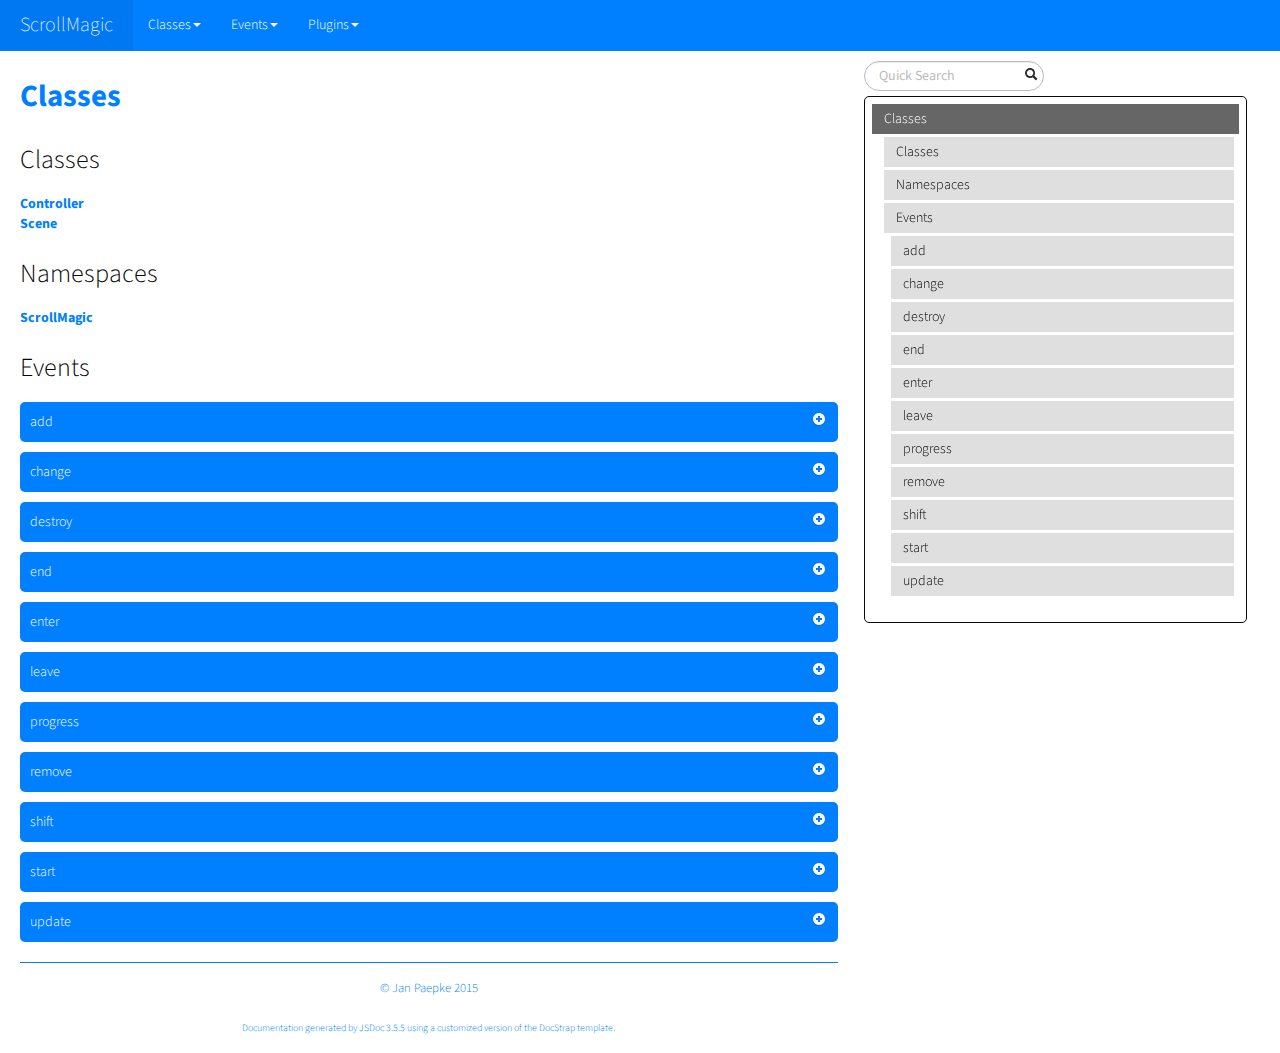
<file: janpaepke-ScrollMagic-3b8397d/docs/classes.list.html>
<!DOCTYPE html>

<html lang="en">
<head>
	<meta charset="utf-8">
	<title>ScrollMagic Classes</title>
	
  <script src="scripts/prettify/prettify.js"> </script>
  <script src="scripts/prettify/lang-css.js"> </script>
	<!--[if lt IE 9]>
	<script src="//html5shiv.googlecode.com/svn/trunk/html5.js"></script>
	<![endif]-->
	<link type="text/css" rel="stylesheet" href="styles/sunlight.default.css">
	<link type="text/css" rel="stylesheet" href="styles/prettify-tomorrow.css">
	<link rel="shortcut icon" href="../assets/img/favicon.ico" type="image/x-icon">

	
	<link type="text/css" rel="stylesheet" href="styles/site.cosmo.css">
	
</head>

<body>
<div class="container-fluid">
	<div class="navbar navbar-fixed-top navbar-inverse">
		<div class="navbar-inner">
			<a class="brand" href="index.html">ScrollMagic</a>
			<ul class="nav">
				
				<li class="dropdown">
					<a href="classes.list.html" class="dropdown-toggle" data-toggle="dropdown">Classes<b
						class="caret"></b></a>

					<ul class="dropdown-menu ">
						
						<li>
							<a href="ScrollMagic.Controller.html">Controller</a>
						</li>
						
						<li>
							<a href="ScrollMagic.Scene.html">Scene</a>
						</li>
						

					</ul>
				</li>
				
				<li class="dropdown">
					<a href="events.list.html" class="dropdown-toggle" data-toggle="dropdown">Events<b
						class="caret"></b></a>

					<ul class="dropdown-menu ">
						
						<li>
							<a href="ScrollMagic.Scene.html#event:add">add</a>
						</li>
						
						<li>
							<a href="ScrollMagic.Scene.html#event:change">change</a>
						</li>
						
						<li>
							<a href="ScrollMagic.Scene.html#event:destroy">destroy</a>
						</li>
						
						<li>
							<a href="ScrollMagic.Scene.html#event:end">end</a>
						</li>
						
						<li>
							<a href="ScrollMagic.Scene.html#event:enter">enter</a>
						</li>
						
						<li>
							<a href="ScrollMagic.Scene.html#event:leave">leave</a>
						</li>
						
						<li>
							<a href="ScrollMagic.Scene.html#event:progress">progress</a>
						</li>
						
						<li>
							<a href="ScrollMagic.Scene.html#event:remove">remove</a>
						</li>
						
						<li>
							<a href="ScrollMagic.Scene.html#event:shift">shift</a>
						</li>
						
						<li>
							<a href="ScrollMagic.Scene.html#event:start">start</a>
						</li>
						
						<li>
							<a href="ScrollMagic.Scene.html#event:update">update</a>
						</li>
						

					</ul>
				</li>
				
				<li class="dropdown">
					<a href="mixins.list.html" class="dropdown-toggle" data-toggle="dropdown">Plugins<b
						class="caret"></b></a>

					<ul class="dropdown-menu ">
						
						<li>
							<a href="animation.GSAP.html">GSAP</a>
						</li>
						
						<li>
							<a href="animation.Velocity.html">Velocity</a>
						</li>
						
						<li>
							<a href="debug.addIndicators.html">addIndicators</a>
						</li>
						
						<li>
							<a href="framework.jQuery.html">jQuery</a>
						</li>
						

					</ul>
				</li>
				
			</ul>
		</div>
	</div>

	<div class="row-fluid">

		
		<div class="span8">
			
				<div id="main">
					


	<h1 class="page-title">
        Classes</h1>
    
<section>

<article>
    <div class="container-overview">
    

    
        

        
<dl class="details">
    

    

    

    

    

    

    

    

    

    

    

    

    
</dl>


        
    
    </div>

    

    

    

    
        <h3 class="subsection-title">Classes</h3>

        <dl>
            <dt><a href="ScrollMagic.Controller.html">Controller</a></dt>
            <dd></dd>
        
            <dt><a href="ScrollMagic.Scene.html">Scene</a></dt>
            <dd></dd>
        </dl>
    

    
        <h3 class="subsection-title">Namespaces</h3>

        <dl>
            <dt><a href="namespaces.html#ScrollMagic"><a href="ScrollMagic.html">ScrollMagic</a></a></dt>
            <dd></dd>
        </dl>
    

    

    

    

    
        <h3 class="subsection-title">Events</h3>

        <dl>
            
<dt>
    <h4 class="name" id="event:add">add</h4>
    
    
</dt>
<dd>
    
    
    <div class="description">
        <p>Scene add event.<br>Fires when the scene is added to a controller.<br>This is mostly used by plugins to know that change might be due.</p>
    </div>
    

    
    
    
    
    
    
    
<dl class="details">
    

        <h5 class="subsection-title">Properties:</h5>

        <dl>

<table class="props table table-striped">
    <thead>
	<tr>
		
		<th>Name</th>
		

		<th>Type</th>

		

		

		<th class="last">Description</th>
	</tr>
	</thead>

	<tbody>
	

        <tr>
            
                <td class="name"><code>event</code></td>
            

            <td class="type">
            
                
<span class="param-type">object</span>


            
            </td>

            

            

            <td class="description last"><p>The event Object passed to each callback</p>
                <h6>Properties</h6>

<table class="props table table-striped">
    <thead>
	<tr>
		
		<th>Name</th>
		

		<th>Type</th>

		

		

		<th class="last">Description</th>
	</tr>
	</thead>

	<tbody>
	

        <tr>
            
                <td class="name"><code>type</code></td>
            

            <td class="type">
            
                
<span class="param-type">string</span>


            
            </td>

            

            

            <td class="description last"><p>The name of the event</p></td>
        </tr>

	

        <tr>
            
                <td class="name"><code>target</code></td>
            

            <td class="type">
            
                
<span class="param-type">Scene</span>


            
            </td>

            

            

            <td class="description last"><p>The Scene object that triggered this event</p></td>
        </tr>

	

        <tr>
            
                <td class="name"><code>controller</code></td>
            

            <td class="type">
            
                
<span class="param-type">boolean</span>


            
            </td>

            

            

            <td class="description last"><p>The controller object the scene was added to.</p></td>
        </tr>

	
	</tbody>
</table>

            </td>
        </tr>

	
	</tbody>
</table>
</dl>

    

    

    
    <dt class="tag-since">Since:</dt>
    <dd class="tag-since"><ul class="dummy"><li>2.0.0</dd><br>
    

    

    

    

    

    

    

    
    <dt class="tag-source">Source:</dt>
    <dd class="tag-source"><ul class="dummy"><li>
        <a href="ScrollMagic_Scene_event-management.js.html">ScrollMagic/Scene/event-management.js</a>, <a href="ScrollMagic_Scene_event-management.js.html#sunlight-1-line-192">line 192</a>
    </li></ul></dd>
    

    

    

    
</dl>

    
    

    

    
    
    
    
    
    
    
        <h5>Example</h5>
        
    <pre class="sunlight-highlight-javascript">scene.on("add", function (event) {
	console.log('Scene was added to a new controller.');
});</pre>


    
</dd>

        
            
<dt>
    <h4 class="name" id="event:change">change</h4>
    
    
</dt>
<dd>
    
    
    <div class="description">
        <p>Scene change event.<br>Fires whenvever a property of the scene is changed.</p>
    </div>
    

    
    
    
    
    
    
    
<dl class="details">
    

        <h5 class="subsection-title">Properties:</h5>

        <dl>

<table class="props table table-striped">
    <thead>
	<tr>
		
		<th>Name</th>
		

		<th>Type</th>

		

		

		<th class="last">Description</th>
	</tr>
	</thead>

	<tbody>
	

        <tr>
            
                <td class="name"><code>event</code></td>
            

            <td class="type">
            
                
<span class="param-type">object</span>


            
            </td>

            

            

            <td class="description last"><p>The event Object passed to each callback</p>
                <h6>Properties</h6>

<table class="props table table-striped">
    <thead>
	<tr>
		
		<th>Name</th>
		

		<th>Type</th>

		

		

		<th class="last">Description</th>
	</tr>
	</thead>

	<tbody>
	

        <tr>
            
                <td class="name"><code>type</code></td>
            

            <td class="type">
            
                
<span class="param-type">string</span>


            
            </td>

            

            

            <td class="description last"><p>The name of the event</p></td>
        </tr>

	

        <tr>
            
                <td class="name"><code>target</code></td>
            

            <td class="type">
            
                
<span class="param-type">Scene</span>


            
            </td>

            

            

            <td class="description last"><p>The Scene object that triggered this event</p></td>
        </tr>

	

        <tr>
            
                <td class="name"><code>what</code></td>
            

            <td class="type">
            
                
<span class="param-type">string</span>


            
            </td>

            

            

            <td class="description last"><p>Indicates what value has been changed</p></td>
        </tr>

	

        <tr>
            
                <td class="name"><code>newval</code></td>
            

            <td class="type">
            
                
<span class="param-type">mixed</span>


            
            </td>

            

            

            <td class="description last"><p>The new value of the changed property</p></td>
        </tr>

	
	</tbody>
</table>

            </td>
        </tr>

	
	</tbody>
</table>
</dl>

    

    

    

    

    

    

    

    

    

    
    <dt class="tag-source">Source:</dt>
    <dd class="tag-source"><ul class="dummy"><li>
        <a href="ScrollMagic_Scene_event-management.js.html">ScrollMagic/Scene/event-management.js</a>, <a href="ScrollMagic_Scene_event-management.js.html#sunlight-1-line-130">line 130</a>
    </li></ul></dd>
    

    

    

    
</dl>

    
    

    

    
    
    
    
    
    
    
        <h5>Example</h5>
        
    <pre class="sunlight-highlight-javascript">scene.on("change", function (event) {
	console.log("Scene Property \"" + event.what + "\" changed to " + event.newval);
});</pre>


    
</dd>

        
            
<dt>
    <h4 class="name" id="event:destroy">destroy</h4>
    
    
</dt>
<dd>
    
    
    <div class="description">
        <p>Scene destroy event.<br>Fires whenvever the scene is destroyed.<br>This can be used to tidy up custom behaviour used in events.</p>
    </div>
    

    
    
    
    
    
    
    
<dl class="details">
    

        <h5 class="subsection-title">Properties:</h5>

        <dl>

<table class="props table table-striped">
    <thead>
	<tr>
		
		<th>Name</th>
		

		<th>Type</th>

		

		

		<th class="last">Description</th>
	</tr>
	</thead>

	<tbody>
	

        <tr>
            
                <td class="name"><code>event</code></td>
            

            <td class="type">
            
                
<span class="param-type">object</span>


            
            </td>

            

            

            <td class="description last"><p>The event Object passed to each callback</p>
                <h6>Properties</h6>

<table class="props table table-striped">
    <thead>
	<tr>
		
		<th>Name</th>
		

		<th>Type</th>

		

		

		<th class="last">Description</th>
	</tr>
	</thead>

	<tbody>
	

        <tr>
            
                <td class="name"><code>type</code></td>
            

            <td class="type">
            
                
<span class="param-type">string</span>


            
            </td>

            

            

            <td class="description last"><p>The name of the event</p></td>
        </tr>

	

        <tr>
            
                <td class="name"><code>target</code></td>
            

            <td class="type">
            
                
<span class="param-type">Scene</span>


            
            </td>

            

            

            <td class="description last"><p>The Scene object that triggered this event</p></td>
        </tr>

	

        <tr>
            
                <td class="name"><code>reset</code></td>
            

            <td class="type">
            
                
<span class="param-type">boolean</span>


            
            </td>

            

            

            <td class="description last"><p>Indicates if the destroy method was called with reset <code>true</code> or <code>false</code>.</p></td>
        </tr>

	
	</tbody>
</table>

            </td>
        </tr>

	
	</tbody>
</table>
</dl>

    

    

    
    <dt class="tag-since">Since:</dt>
    <dd class="tag-since"><ul class="dummy"><li>1.1.0</dd><br>
    

    

    

    

    

    

    

    
    <dt class="tag-source">Source:</dt>
    <dd class="tag-source"><ul class="dummy"><li>
        <a href="ScrollMagic_Scene_event-management.js.html">ScrollMagic/Scene/event-management.js</a>, <a href="ScrollMagic_Scene_event-management.js.html#sunlight-1-line-167">line 167</a>
    </li></ul></dd>
    

    

    

    
</dl>

    
    

    

    
    
    
    
    
    
    
        <h5>Example</h5>
        
    <pre class="sunlight-highlight-javascript">scene.on("enter", function (event) {
       // add custom action
       $("#my-elem").left("200");
     })
     .on("destroy", function (event) {
       // reset my element to start position
       if (event.reset) {
         $("#my-elem").left("0");
       }
     });</pre>


    
</dd>

        
            
<dt>
    <h4 class="name" id="event:end">end</h4>
    
    
</dt>
<dd>
    
    
    <div class="description">
        <p>Scene end event.<br>Fires whenever the scroll position its the ending point of the scene.<br>It will also fire when scrolling back up from after the scene and going over its end position. If you want something to happen only when scrolling down/right, use the scrollDirection parameter passed to the callback.</p>
<p>For details on this event and the order in which it is fired, please review the <code>Scene.progress</code> method.</p>
    </div>
    

    
    
    
    
    
    
    
<dl class="details">
    

        <h5 class="subsection-title">Properties:</h5>

        <dl>

<table class="props table table-striped">
    <thead>
	<tr>
		
		<th>Name</th>
		

		<th>Type</th>

		

		

		<th class="last">Description</th>
	</tr>
	</thead>

	<tbody>
	

        <tr>
            
                <td class="name"><code>event</code></td>
            

            <td class="type">
            
                
<span class="param-type">object</span>


            
            </td>

            

            

            <td class="description last"><p>The event Object passed to each callback</p>
                <h6>Properties</h6>

<table class="props table table-striped">
    <thead>
	<tr>
		
		<th>Name</th>
		

		<th>Type</th>

		

		

		<th class="last">Description</th>
	</tr>
	</thead>

	<tbody>
	

        <tr>
            
                <td class="name"><code>type</code></td>
            

            <td class="type">
            
                
<span class="param-type">string</span>


            
            </td>

            

            

            <td class="description last"><p>The name of the event</p></td>
        </tr>

	

        <tr>
            
                <td class="name"><code>target</code></td>
            

            <td class="type">
            
                
<span class="param-type">Scene</span>


            
            </td>

            

            

            <td class="description last"><p>The Scene object that triggered this event</p></td>
        </tr>

	

        <tr>
            
                <td class="name"><code>progress</code></td>
            

            <td class="type">
            
                
<span class="param-type">number</span>


            
            </td>

            

            

            <td class="description last"><p>Reflects the current progress of the scene</p></td>
        </tr>

	

        <tr>
            
                <td class="name"><code>state</code></td>
            

            <td class="type">
            
                
<span class="param-type">string</span>


            
            </td>

            

            

            <td class="description last"><p>The current state of the scene <code>&quot;DURING&quot;</code> or <code>&quot;AFTER&quot;</code></p></td>
        </tr>

	

        <tr>
            
                <td class="name"><code>scrollDirection</code></td>
            

            <td class="type">
            
                
<span class="param-type">string</span>


            
            </td>

            

            

            <td class="description last"><p>Indicates which way we are scrolling <code>&quot;PAUSED&quot;</code>, <code>&quot;FORWARD&quot;</code> or <code>&quot;REVERSE&quot;</code></p></td>
        </tr>

	
	</tbody>
</table>

            </td>
        </tr>

	
	</tbody>
</table>
</dl>

    

    

    

    

    

    

    

    

    

    
    <dt class="tag-source">Source:</dt>
    <dd class="tag-source"><ul class="dummy"><li>
        <a href="ScrollMagic_Scene_event-management.js.html">ScrollMagic/Scene/event-management.js</a>, <a href="ScrollMagic_Scene_event-management.js.html#sunlight-1-line-29">line 29</a>
    </li></ul></dd>
    

    

    

    
</dl>

    
    

    

    
    
    
    
    
    
    
        <h5>Example</h5>
        
    <pre class="sunlight-highlight-javascript">scene.on("end", function (event) {
	console.log("Hit end point of scene.");
});</pre>


    
</dd>

        
            
<dt>
    <h4 class="name" id="event:enter">enter</h4>
    
    
</dt>
<dd>
    
    
    <div class="description">
        <p>Scene enter event.<br>Fires whenever the scene enters the &quot;DURING&quot; state.<br>Keep in mind that it doesn't matter if the scene plays forward or backward: This event always fires when the scene enters its active scroll timeframe, regardless of the scroll-direction.</p>
<p>For details on this event and the order in which it is fired, please review the <code>Scene.progress</code> method.</p>
    </div>
    

    
    
    
    
    
    
    
<dl class="details">
    

        <h5 class="subsection-title">Properties:</h5>

        <dl>

<table class="props table table-striped">
    <thead>
	<tr>
		
		<th>Name</th>
		

		<th>Type</th>

		

		

		<th class="last">Description</th>
	</tr>
	</thead>

	<tbody>
	

        <tr>
            
                <td class="name"><code>event</code></td>
            

            <td class="type">
            
                
<span class="param-type">object</span>


            
            </td>

            

            

            <td class="description last"><p>The event Object passed to each callback</p>
                <h6>Properties</h6>

<table class="props table table-striped">
    <thead>
	<tr>
		
		<th>Name</th>
		

		<th>Type</th>

		

		

		<th class="last">Description</th>
	</tr>
	</thead>

	<tbody>
	

        <tr>
            
                <td class="name"><code>type</code></td>
            

            <td class="type">
            
                
<span class="param-type">string</span>


            
            </td>

            

            

            <td class="description last"><p>The name of the event</p></td>
        </tr>

	

        <tr>
            
                <td class="name"><code>target</code></td>
            

            <td class="type">
            
                
<span class="param-type">Scene</span>


            
            </td>

            

            

            <td class="description last"><p>The Scene object that triggered this event</p></td>
        </tr>

	

        <tr>
            
                <td class="name"><code>progress</code></td>
            

            <td class="type">
            
                
<span class="param-type">number</span>


            
            </td>

            

            

            <td class="description last"><p>Reflects the current progress of the scene</p></td>
        </tr>

	

        <tr>
            
                <td class="name"><code>state</code></td>
            

            <td class="type">
            
                
<span class="param-type">string</span>


            
            </td>

            

            

            <td class="description last"><p>The current state of the scene - always <code>&quot;DURING&quot;</code></p></td>
        </tr>

	

        <tr>
            
                <td class="name"><code>scrollDirection</code></td>
            

            <td class="type">
            
                
<span class="param-type">string</span>


            
            </td>

            

            

            <td class="description last"><p>Indicates which way we are scrolling <code>&quot;PAUSED&quot;</code>, <code>&quot;FORWARD&quot;</code> or <code>&quot;REVERSE&quot;</code></p></td>
        </tr>

	
	</tbody>
</table>

            </td>
        </tr>

	
	</tbody>
</table>
</dl>

    

    

    

    

    

    

    

    

    

    
    <dt class="tag-source">Source:</dt>
    <dd class="tag-source"><ul class="dummy"><li>
        <a href="ScrollMagic_Scene_event-management.js.html">ScrollMagic/Scene/event-management.js</a>, <a href="ScrollMagic_Scene_event-management.js.html#sunlight-1-line-50">line 50</a>
    </li></ul></dd>
    

    

    

    
</dl>

    
    

    

    
    
    
    
    
    
    
        <h5>Example</h5>
        
    <pre class="sunlight-highlight-javascript">scene.on("enter", function (event) {
	console.log("Scene entered.");
});</pre>


    
</dd>

        
            
<dt>
    <h4 class="name" id="event:leave">leave</h4>
    
    
</dt>
<dd>
    
    
    <div class="description">
        <p>Scene leave event.<br>Fires whenever the scene's state goes from &quot;DURING&quot; to either &quot;BEFORE&quot; or &quot;AFTER&quot;.<br>Keep in mind that it doesn't matter if the scene plays forward or backward: This event always fires when the scene leaves its active scroll timeframe, regardless of the scroll-direction.</p>
<p>For details on this event and the order in which it is fired, please review the <code>Scene.progress</code> method.</p>
    </div>
    

    
    
    
    
    
    
    
<dl class="details">
    

        <h5 class="subsection-title">Properties:</h5>

        <dl>

<table class="props table table-striped">
    <thead>
	<tr>
		
		<th>Name</th>
		

		<th>Type</th>

		

		

		<th class="last">Description</th>
	</tr>
	</thead>

	<tbody>
	

        <tr>
            
                <td class="name"><code>event</code></td>
            

            <td class="type">
            
                
<span class="param-type">object</span>


            
            </td>

            

            

            <td class="description last"><p>The event Object passed to each callback</p>
                <h6>Properties</h6>

<table class="props table table-striped">
    <thead>
	<tr>
		
		<th>Name</th>
		

		<th>Type</th>

		

		

		<th class="last">Description</th>
	</tr>
	</thead>

	<tbody>
	

        <tr>
            
                <td class="name"><code>type</code></td>
            

            <td class="type">
            
                
<span class="param-type">string</span>


            
            </td>

            

            

            <td class="description last"><p>The name of the event</p></td>
        </tr>

	

        <tr>
            
                <td class="name"><code>target</code></td>
            

            <td class="type">
            
                
<span class="param-type">Scene</span>


            
            </td>

            

            

            <td class="description last"><p>The Scene object that triggered this event</p></td>
        </tr>

	

        <tr>
            
                <td class="name"><code>progress</code></td>
            

            <td class="type">
            
                
<span class="param-type">number</span>


            
            </td>

            

            

            <td class="description last"><p>Reflects the current progress of the scene</p></td>
        </tr>

	

        <tr>
            
                <td class="name"><code>state</code></td>
            

            <td class="type">
            
                
<span class="param-type">string</span>


            
            </td>

            

            

            <td class="description last"><p>The current state of the scene <code>&quot;BEFORE&quot;</code> or <code>&quot;AFTER&quot;</code></p></td>
        </tr>

	

        <tr>
            
                <td class="name"><code>scrollDirection</code></td>
            

            <td class="type">
            
                
<span class="param-type">string</span>


            
            </td>

            

            

            <td class="description last"><p>Indicates which way we are scrolling <code>&quot;PAUSED&quot;</code>, <code>&quot;FORWARD&quot;</code> or <code>&quot;REVERSE&quot;</code></p></td>
        </tr>

	
	</tbody>
</table>

            </td>
        </tr>

	
	</tbody>
</table>
</dl>

    

    

    

    

    

    

    

    

    

    
    <dt class="tag-source">Source:</dt>
    <dd class="tag-source"><ul class="dummy"><li>
        <a href="ScrollMagic_Scene_event-management.js.html">ScrollMagic/Scene/event-management.js</a>, <a href="ScrollMagic_Scene_event-management.js.html#sunlight-1-line-71">line 71</a>
    </li></ul></dd>
    

    

    

    
</dl>

    
    

    

    
    
    
    
    
    
    
        <h5>Example</h5>
        
    <pre class="sunlight-highlight-javascript">scene.on("leave", function (event) {
	console.log("Scene left.");
});</pre>


    
</dd>

        
            
<dt>
    <h4 class="name" id="event:progress">progress</h4>
    
    
</dt>
<dd>
    
    
    <div class="description">
        <p>Scene progress event.<br>Fires whenever the progress of the scene changes.</p>
<p>For details on this event and the order in which it is fired, please review the <code>Scene.progress</code> method.</p>
    </div>
    

    
    
    
    
    
    
    
<dl class="details">
    

        <h5 class="subsection-title">Properties:</h5>

        <dl>

<table class="props table table-striped">
    <thead>
	<tr>
		
		<th>Name</th>
		

		<th>Type</th>

		

		

		<th class="last">Description</th>
	</tr>
	</thead>

	<tbody>
	

        <tr>
            
                <td class="name"><code>event</code></td>
            

            <td class="type">
            
                
<span class="param-type">object</span>


            
            </td>

            

            

            <td class="description last"><p>The event Object passed to each callback</p>
                <h6>Properties</h6>

<table class="props table table-striped">
    <thead>
	<tr>
		
		<th>Name</th>
		

		<th>Type</th>

		

		

		<th class="last">Description</th>
	</tr>
	</thead>

	<tbody>
	

        <tr>
            
                <td class="name"><code>type</code></td>
            

            <td class="type">
            
                
<span class="param-type">string</span>


            
            </td>

            

            

            <td class="description last"><p>The name of the event</p></td>
        </tr>

	

        <tr>
            
                <td class="name"><code>target</code></td>
            

            <td class="type">
            
                
<span class="param-type">Scene</span>


            
            </td>

            

            

            <td class="description last"><p>The Scene object that triggered this event</p></td>
        </tr>

	

        <tr>
            
                <td class="name"><code>progress</code></td>
            

            <td class="type">
            
                
<span class="param-type">number</span>


            
            </td>

            

            

            <td class="description last"><p>Reflects the current progress of the scene</p></td>
        </tr>

	

        <tr>
            
                <td class="name"><code>state</code></td>
            

            <td class="type">
            
                
<span class="param-type">string</span>


            
            </td>

            

            

            <td class="description last"><p>The current state of the scene <code>&quot;BEFORE&quot;</code>, <code>&quot;DURING&quot;</code> or <code>&quot;AFTER&quot;</code></p></td>
        </tr>

	

        <tr>
            
                <td class="name"><code>scrollDirection</code></td>
            

            <td class="type">
            
                
<span class="param-type">string</span>


            
            </td>

            

            

            <td class="description last"><p>Indicates which way we are scrolling <code>&quot;PAUSED&quot;</code>, <code>&quot;FORWARD&quot;</code> or <code>&quot;REVERSE&quot;</code></p></td>
        </tr>

	
	</tbody>
</table>

            </td>
        </tr>

	
	</tbody>
</table>
</dl>

    

    

    

    

    

    

    

    

    

    
    <dt class="tag-source">Source:</dt>
    <dd class="tag-source"><ul class="dummy"><li>
        <a href="ScrollMagic_Scene_event-management.js.html">ScrollMagic/Scene/event-management.js</a>, <a href="ScrollMagic_Scene_event-management.js.html#sunlight-1-line-110">line 110</a>
    </li></ul></dd>
    

    

    

    
</dl>

    
    

    

    
    
    
    
    
    
    
        <h5>Example</h5>
        
    <pre class="sunlight-highlight-javascript">scene.on("progress", function (event) {
	console.log("Scene progress changed to " + event.progress);
});</pre>


    
</dd>

        
            
<dt>
    <h4 class="name" id="event:remove">remove</h4>
    
    
</dt>
<dd>
    
    
    <div class="description">
        <p>Scene remove event.<br>Fires when the scene is removed from a controller.<br>This is mostly used by plugins to know that change might be due.</p>
    </div>
    

    
    
    
    
    
    
    
<dl class="details">
    

        <h5 class="subsection-title">Properties:</h5>

        <dl>

<table class="props table table-striped">
    <thead>
	<tr>
		
		<th>Name</th>
		

		<th>Type</th>

		

		

		<th class="last">Description</th>
	</tr>
	</thead>

	<tbody>
	

        <tr>
            
                <td class="name"><code>event</code></td>
            

            <td class="type">
            
                
<span class="param-type">object</span>


            
            </td>

            

            

            <td class="description last"><p>The event Object passed to each callback</p>
                <h6>Properties</h6>

<table class="props table table-striped">
    <thead>
	<tr>
		
		<th>Name</th>
		

		<th>Type</th>

		

		

		<th class="last">Description</th>
	</tr>
	</thead>

	<tbody>
	

        <tr>
            
                <td class="name"><code>type</code></td>
            

            <td class="type">
            
                
<span class="param-type">string</span>


            
            </td>

            

            

            <td class="description last"><p>The name of the event</p></td>
        </tr>

	

        <tr>
            
                <td class="name"><code>target</code></td>
            

            <td class="type">
            
                
<span class="param-type">Scene</span>


            
            </td>

            

            

            <td class="description last"><p>The Scene object that triggered this event</p></td>
        </tr>

	
	</tbody>
</table>

            </td>
        </tr>

	
	</tbody>
</table>
</dl>

    

    

    
    <dt class="tag-since">Since:</dt>
    <dd class="tag-since"><ul class="dummy"><li>2.0.0</dd><br>
    

    

    

    

    

    

    

    
    <dt class="tag-source">Source:</dt>
    <dd class="tag-source"><ul class="dummy"><li>
        <a href="ScrollMagic_Scene_event-management.js.html">ScrollMagic/Scene/event-management.js</a>, <a href="ScrollMagic_Scene_event-management.js.html#sunlight-1-line-210">line 210</a>
    </li></ul></dd>
    

    

    

    
</dl>

    
    

    

    
    
    
    
    
    
    
        <h5>Example</h5>
        
    <pre class="sunlight-highlight-javascript">scene.on("remove", function (event) {
	console.log('Scene was removed from its controller.');
});</pre>


    
</dd>

        
            
<dt>
    <h4 class="name" id="event:shift">shift</h4>
    
    
</dt>
<dd>
    
    
    <div class="description">
        <p>Scene shift event.<br>Fires whenvever the start or end <strong>scroll offset</strong> of the scene change.<br>This happens explicitely, when one of these values change: <code>offset</code>, <code>duration</code> or <code>triggerHook</code>.<br>It will fire implicitly when the <code>triggerElement</code> changes, if the new element has a different position (most cases).<br>It will also fire implicitly when the size of the container changes and the triggerHook is anything other than <code>onLeave</code>.</p>
    </div>
    

    
    
    
    
    
    
    
<dl class="details">
    

        <h5 class="subsection-title">Properties:</h5>

        <dl>

<table class="props table table-striped">
    <thead>
	<tr>
		
		<th>Name</th>
		

		<th>Type</th>

		

		

		<th class="last">Description</th>
	</tr>
	</thead>

	<tbody>
	

        <tr>
            
                <td class="name"><code>event</code></td>
            

            <td class="type">
            
                
<span class="param-type">object</span>


            
            </td>

            

            

            <td class="description last"><p>The event Object passed to each callback</p>
                <h6>Properties</h6>

<table class="props table table-striped">
    <thead>
	<tr>
		
		<th>Name</th>
		

		<th>Type</th>

		

		

		<th class="last">Description</th>
	</tr>
	</thead>

	<tbody>
	

        <tr>
            
                <td class="name"><code>type</code></td>
            

            <td class="type">
            
                
<span class="param-type">string</span>


            
            </td>

            

            

            <td class="description last"><p>The name of the event</p></td>
        </tr>

	

        <tr>
            
                <td class="name"><code>target</code></td>
            

            <td class="type">
            
                
<span class="param-type">Scene</span>


            
            </td>

            

            

            <td class="description last"><p>The Scene object that triggered this event</p></td>
        </tr>

	

        <tr>
            
                <td class="name"><code>reason</code></td>
            

            <td class="type">
            
                
<span class="param-type">string</span>


            
            </td>

            

            

            <td class="description last"><p>Indicates why the scene has shifted</p></td>
        </tr>

	
	</tbody>
</table>

            </td>
        </tr>

	
	</tbody>
</table>
</dl>

    

    

    
    <dt class="tag-since">Since:</dt>
    <dd class="tag-since"><ul class="dummy"><li>1.1.0</dd><br>
    

    

    

    

    

    

    

    
    <dt class="tag-source">Source:</dt>
    <dd class="tag-source"><ul class="dummy"><li>
        <a href="ScrollMagic_Scene_event-management.js.html">ScrollMagic/Scene/event-management.js</a>, <a href="ScrollMagic_Scene_event-management.js.html#sunlight-1-line-147">line 147</a>
    </li></ul></dd>
    

    

    

    
</dl>

    
    

    

    
    
    
    
    
    
    
        <h5>Example</h5>
        
    <pre class="sunlight-highlight-javascript">scene.on("shift", function (event) {
	console.log("Scene moved, because the " + event.reason + " has changed.)");
});</pre>


    
</dd>

        
            
<dt>
    <h4 class="name" id="event:start">start</h4>
    
    
</dt>
<dd>
    
    
    <div class="description">
        <p>Scene start event.<br>Fires whenever the scroll position its the starting point of the scene.<br>It will also fire when scrolling back up going over the start position of the scene. If you want something to happen only when scrolling down/right, use the scrollDirection parameter passed to the callback.</p>
<p>For details on this event and the order in which it is fired, please review the <code>Scene.progress</code> method.</p>
    </div>
    

    
    
    
    
    
    
    
<dl class="details">
    

        <h5 class="subsection-title">Properties:</h5>

        <dl>

<table class="props table table-striped">
    <thead>
	<tr>
		
		<th>Name</th>
		

		<th>Type</th>

		

		

		<th class="last">Description</th>
	</tr>
	</thead>

	<tbody>
	

        <tr>
            
                <td class="name"><code>event</code></td>
            

            <td class="type">
            
                
<span class="param-type">object</span>


            
            </td>

            

            

            <td class="description last"><p>The event Object passed to each callback</p>
                <h6>Properties</h6>

<table class="props table table-striped">
    <thead>
	<tr>
		
		<th>Name</th>
		

		<th>Type</th>

		

		

		<th class="last">Description</th>
	</tr>
	</thead>

	<tbody>
	

        <tr>
            
                <td class="name"><code>type</code></td>
            

            <td class="type">
            
                
<span class="param-type">string</span>


            
            </td>

            

            

            <td class="description last"><p>The name of the event</p></td>
        </tr>

	

        <tr>
            
                <td class="name"><code>target</code></td>
            

            <td class="type">
            
                
<span class="param-type">Scene</span>


            
            </td>

            

            

            <td class="description last"><p>The Scene object that triggered this event</p></td>
        </tr>

	

        <tr>
            
                <td class="name"><code>progress</code></td>
            

            <td class="type">
            
                
<span class="param-type">number</span>


            
            </td>

            

            

            <td class="description last"><p>Reflects the current progress of the scene</p></td>
        </tr>

	

        <tr>
            
                <td class="name"><code>state</code></td>
            

            <td class="type">
            
                
<span class="param-type">string</span>


            
            </td>

            

            

            <td class="description last"><p>The current state of the scene <code>&quot;BEFORE&quot;</code> or <code>&quot;DURING&quot;</code></p></td>
        </tr>

	

        <tr>
            
                <td class="name"><code>scrollDirection</code></td>
            

            <td class="type">
            
                
<span class="param-type">string</span>


            
            </td>

            

            

            <td class="description last"><p>Indicates which way we are scrolling <code>&quot;PAUSED&quot;</code>, <code>&quot;FORWARD&quot;</code> or <code>&quot;REVERSE&quot;</code></p></td>
        </tr>

	
	</tbody>
</table>

            </td>
        </tr>

	
	</tbody>
</table>
</dl>

    

    

    

    

    

    

    

    

    

    
    <dt class="tag-source">Source:</dt>
    <dd class="tag-source"><ul class="dummy"><li>
        <a href="ScrollMagic_Scene_event-management.js.html">ScrollMagic/Scene/event-management.js</a>, <a href="ScrollMagic_Scene_event-management.js.html#sunlight-1-line-8">line 8</a>
    </li></ul></dd>
    

    

    

    
</dl>

    
    

    

    
    
    
    
    
    
    
        <h5>Example</h5>
        
    <pre class="sunlight-highlight-javascript">scene.on("start", function (event) {
	console.log("Hit start point of scene.");
});</pre>


    
</dd>

        
            
<dt>
    <h4 class="name" id="event:update">update</h4>
    
    
</dt>
<dd>
    
    
    <div class="description">
        <p>Scene update event.<br>Fires whenever the scene is updated (but not necessarily changes the progress).</p>
    </div>
    

    
    
    
    
    
    
    
<dl class="details">
    

        <h5 class="subsection-title">Properties:</h5>

        <dl>

<table class="props table table-striped">
    <thead>
	<tr>
		
		<th>Name</th>
		

		<th>Type</th>

		

		

		<th class="last">Description</th>
	</tr>
	</thead>

	<tbody>
	

        <tr>
            
                <td class="name"><code>event</code></td>
            

            <td class="type">
            
                
<span class="param-type">object</span>


            
            </td>

            

            

            <td class="description last"><p>The event Object passed to each callback</p>
                <h6>Properties</h6>

<table class="props table table-striped">
    <thead>
	<tr>
		
		<th>Name</th>
		

		<th>Type</th>

		

		

		<th class="last">Description</th>
	</tr>
	</thead>

	<tbody>
	

        <tr>
            
                <td class="name"><code>type</code></td>
            

            <td class="type">
            
                
<span class="param-type">string</span>


            
            </td>

            

            

            <td class="description last"><p>The name of the event</p></td>
        </tr>

	

        <tr>
            
                <td class="name"><code>target</code></td>
            

            <td class="type">
            
                
<span class="param-type">Scene</span>


            
            </td>

            

            

            <td class="description last"><p>The Scene object that triggered this event</p></td>
        </tr>

	

        <tr>
            
                <td class="name"><code>startPos</code></td>
            

            <td class="type">
            
                
<span class="param-type">number</span>


            
            </td>

            

            

            <td class="description last"><p>The starting position of the scene (in relation to the conainer)</p></td>
        </tr>

	

        <tr>
            
                <td class="name"><code>endPos</code></td>
            

            <td class="type">
            
                
<span class="param-type">number</span>


            
            </td>

            

            

            <td class="description last"><p>The ending position of the scene (in relation to the conainer)</p></td>
        </tr>

	

        <tr>
            
                <td class="name"><code>scrollPos</code></td>
            

            <td class="type">
            
                
<span class="param-type">number</span>


            
            </td>

            

            

            <td class="description last"><p>The current scroll position of the container</p></td>
        </tr>

	
	</tbody>
</table>

            </td>
        </tr>

	
	</tbody>
</table>
</dl>

    

    

    

    

    

    

    

    

    

    
    <dt class="tag-source">Source:</dt>
    <dd class="tag-source"><ul class="dummy"><li>
        <a href="ScrollMagic_Scene_event-management.js.html">ScrollMagic/Scene/event-management.js</a>, <a href="ScrollMagic_Scene_event-management.js.html#sunlight-1-line-92">line 92</a>
    </li></ul></dd>
    

    

    

    
</dl>

    
    

    

    
    
    
    
    
    
    
        <h5>Example</h5>
        
    <pre class="sunlight-highlight-javascript">scene.on("update", function (event) {
	console.log("Scene updated.");
});</pre>


    
</dd>

        </dl>
    
</article>

</section>




				</div>

				<div class="clearfix"></div>
				<footer>
					
					
		<span class="copyright">
		© Jan Paepke 2015
		</span>
					<br />
					
		<span class="jsdoc-message">
		Documentation generated by <a href="https://github.com/jsdoc3/jsdoc" target="_blank">JSDoc 3.5.5</a>
		using a customized version of the <a href="https://github.com/terryweiss/docstrap" target="_blank">DocStrap template</a>.
		</span>
				</footer>
			</div>

			
			<div class="span3">
				<div id="toc"></div>
			</div>
			
			<br clear="both">
		</div>

	</div>
	<script src="scripts/sunlight.js"></script>
	<script src="scripts/sunlight.javascript.js"></script>
	<script src="scripts/sunlight-plugin.doclinks.js"></script>
	<script src="scripts/sunlight-plugin.linenumbers.js"></script>
	<script src="scripts/sunlight-plugin.menu.js"></script>
	<script src="scripts/jquery.min.js"></script>
	<script src="scripts/jquery.scrollTo.js"></script>
	<script src="scripts/jquery.localScroll.js"></script>
	<script src="scripts/bootstrap-dropdown.js"></script>
	<script src="scripts/toc.js"></script>

	<script> prettyPrint(); </script>
	<script>  Sunlight.highlightAll({lineNumbers:true,  showMenu: true, enableDoclinks :true}); </script>

	<script>
		function openDeeplinkedElement (skipAni) {
			try {
				$("dt h4.member-collapsed").filter(window.location.hash.substring(1).replace(":", "\\:")).trigger("click", skipAni);
			} catch (e) {
				console.warn("ah ah ah! :p");
			}
		}
		$( function () {
			$( "#toc" ).toc( {
			    anchorName  : function(i, heading, prefix) {
					return $(heading).attr("id") || ( prefix + i );
				},
				selectors   : "h1:visible,h2:visible,h3:visible,h4:visible",
				onScrollFinish : openDeeplinkedElement,
				highlightOffset : 10,
				scrollOffset: 60
			} );
			$( "#toc>ul" ).addClass( "nav nav-pills nav-stacked" );
			$( "#main span[id^='toc']" ).addClass( "toc-shim" );

		} );
	</script>

	
	<script>
		$( function () {
			// $('#main').localScroll({
			// 	offset: { top: 56 } //offset by the height of your header (give or take a few px, see what works for you)
			// });
			// workaround for anchors below header...
			window.setTimeout(function () {
				$(document).scrollTop($(document).scrollTop()-60);
			}, 1)
			
			var hash = window.location.hash.substring(1).replace(":", "\\:");
			$( "dt h4.name" ).each( function () {
				var $this = $( this );
				var icon = $( "<i/>" ).addClass( "icon-plus-sign" ).addClass( "pull-right" ).addClass( "icon-white" );
				var dt = $this.parents( "dt" );
				var children = dt.next( "dd" );

				$this.append( icon ).css( {cursor : "pointer"} );
				$this.addClass( "member-collapsed" ).addClass( "member" );
				if (hash != $this.attr("id")) {
					children.hide();
				}
				$this.toggle( function (e, skipAni) {
					var scrollPos = $(document).scrollTop();
					window.location.hash = $(this).attr("id");
					$(document).scrollTop(scrollPos);
					icon.addClass( "icon-minus-sign" ).removeClass( "icon-plus-sign" ).removeClass( "icon-white" );
					$this.addClass( "member-open" ).removeClass( "member-collapsed" );
					children.slideDown(skipAni ? 0 : undefined);
				}, function () {
					icon.addClass( "icon-plus-sign" ).removeClass( "icon-minus-sign" ).addClass( "icon-white" );
					$this.addClass( "member-collapsed" ).removeClass( "member-open" );
					children.slideUp();
				} );
			} );
			// open if deeplinked
			if (hash.length > 0)
				openDeeplinkedElement(true);
		} );
	</script>
	

	<script type="text/javascript" src="../assets/js/tracking.js"></script>
</body>
</html>
</file>
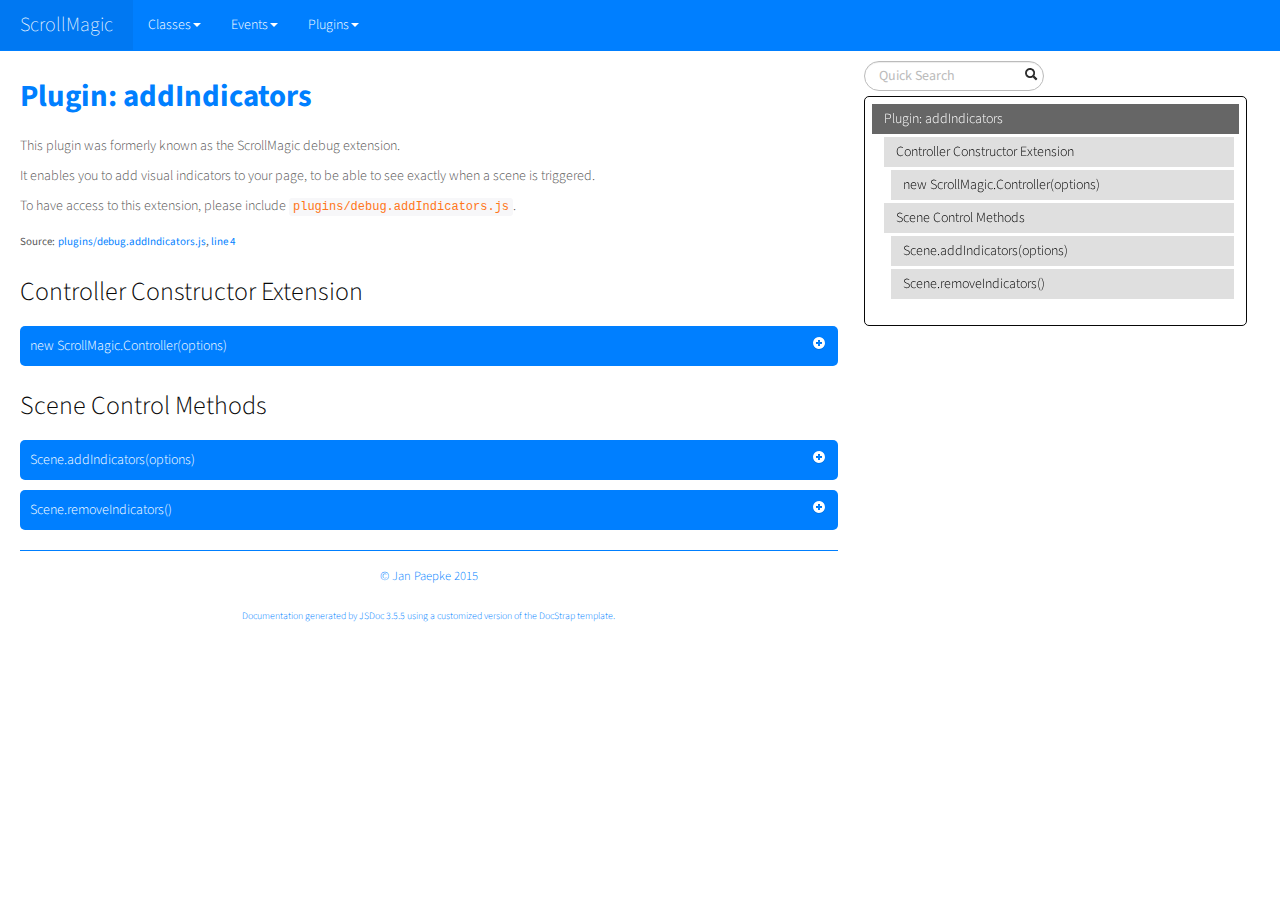
<file: janpaepke-ScrollMagic-3b8397d/docs/debug.addIndicators.html>
<!DOCTYPE html>

<html lang="en">
<head>
	<meta charset="utf-8">
	<title>ScrollMagic Plugin: addIndicators</title>
	
  <script src="scripts/prettify/prettify.js"> </script>
  <script src="scripts/prettify/lang-css.js"> </script>
	<!--[if lt IE 9]>
	<script src="//html5shiv.googlecode.com/svn/trunk/html5.js"></script>
	<![endif]-->
	<link type="text/css" rel="stylesheet" href="styles/sunlight.default.css">
	<link type="text/css" rel="stylesheet" href="styles/prettify-tomorrow.css">
	<link rel="shortcut icon" href="../assets/img/favicon.ico" type="image/x-icon">

	
	<link type="text/css" rel="stylesheet" href="styles/site.cosmo.css">
	
</head>

<body>
<div class="container-fluid">
	<div class="navbar navbar-fixed-top navbar-inverse">
		<div class="navbar-inner">
			<a class="brand" href="index.html">ScrollMagic</a>
			<ul class="nav">
				
				<li class="dropdown">
					<a href="classes.list.html" class="dropdown-toggle" data-toggle="dropdown">Classes<b
						class="caret"></b></a>

					<ul class="dropdown-menu ">
						
						<li>
							<a href="ScrollMagic.Controller.html">Controller</a>
						</li>
						
						<li>
							<a href="ScrollMagic.Scene.html">Scene</a>
						</li>
						

					</ul>
				</li>
				
				<li class="dropdown">
					<a href="events.list.html" class="dropdown-toggle" data-toggle="dropdown">Events<b
						class="caret"></b></a>

					<ul class="dropdown-menu ">
						
						<li>
							<a href="ScrollMagic.Scene.html#event:add">add</a>
						</li>
						
						<li>
							<a href="ScrollMagic.Scene.html#event:change">change</a>
						</li>
						
						<li>
							<a href="ScrollMagic.Scene.html#event:destroy">destroy</a>
						</li>
						
						<li>
							<a href="ScrollMagic.Scene.html#event:end">end</a>
						</li>
						
						<li>
							<a href="ScrollMagic.Scene.html#event:enter">enter</a>
						</li>
						
						<li>
							<a href="ScrollMagic.Scene.html#event:leave">leave</a>
						</li>
						
						<li>
							<a href="ScrollMagic.Scene.html#event:progress">progress</a>
						</li>
						
						<li>
							<a href="ScrollMagic.Scene.html#event:remove">remove</a>
						</li>
						
						<li>
							<a href="ScrollMagic.Scene.html#event:shift">shift</a>
						</li>
						
						<li>
							<a href="ScrollMagic.Scene.html#event:start">start</a>
						</li>
						
						<li>
							<a href="ScrollMagic.Scene.html#event:update">update</a>
						</li>
						

					</ul>
				</li>
				
				<li class="dropdown">
					<a href="mixins.list.html" class="dropdown-toggle" data-toggle="dropdown">Plugins<b
						class="caret"></b></a>

					<ul class="dropdown-menu ">
						
						<li>
							<a href="animation.GSAP.html">GSAP</a>
						</li>
						
						<li>
							<a href="animation.Velocity.html">Velocity</a>
						</li>
						
						<li>
							<a href="debug.addIndicators.html">addIndicators</a>
						</li>
						
						<li>
							<a href="framework.jQuery.html">jQuery</a>
						</li>
						

					</ul>
				</li>
				
			</ul>
		</div>
	</div>

	<div class="row-fluid">

		
		<div class="span8">
			
				<div id="main">
					


	<h1 class="page-title">
        Plugin: addIndicators</h1>
    
<section>

<article>
    <div class="container-overview">
    

    
        
            <div class="description"><p>This plugin was formerly known as the ScrollMagic debug extension.</p>
<p>It enables you to add visual indicators to your page, to be able to see exactly when a scene is triggered.</p>
<p>To have access to this extension, please include <code>plugins/debug.addIndicators.js</code>.</p></div>
        

        
<dl class="details">
    

    

    

    

    

    

    

    

    

    
    <dt class="tag-source">Source:</dt>
    <dd class="tag-source"><ul class="dummy"><li>
        <a href="plugins_debug.addIndicators.js.html">plugins/debug.addIndicators.js</a>, <a href="plugins_debug.addIndicators.js.html#sunlight-1-line-4">line 4</a>
    </li></ul></dd>
    

    

    

    
</dl>


        
    
    </div>

    

    

    

    

    

    

    
        <h3 class="subsection-title">Controller Constructor Extension</h3>

        <dl>
            
<dt>
    <h4 class="name" id="newScrollMagic.Controlleroptions"><span class="type-signature"></span>new ScrollMagic.Controller<span class="signature">(<span class="optional">options</span>)</span><span class="type-signature"></span></h4>
    
    
</dt>
<dd>
    
    
    <div class="description">
        <p>Every ScrollMagic.Controller instance now accepts an additional option.<br>See <a href="ScrollMagic.Controller.html"><code>ScrollMagic.Controller</code></a> for a complete list of the standard options.</p>
    </div>
    

    
    
    
    
    
        <h5>Parameters:</h5>
        

<table class="params table table-striped">
    <thead>
	<tr>
		
		<th>Name</th>
		

		<th>Type</th>

		
		<th>Argument</th>
		

		

		<th class="last">Description</th>
	</tr>
	</thead>

	<tbody>
	

        <tr>
            
                <td class="name"><code>options</code></td>
            

            <td class="type">
            
                
<span class="param-type">object</span>


            
            </td>

            
                <td class="attributes">
                
                    &lt;optional><br>
                

                

                
                </td>
            

            

            <td class="description last"><p>Options for the Controller.</p>
                <h6>Properties</h6>
                

<table class="params table table-striped">
    <thead>
	<tr>
		
		<th>Name</th>
		

		<th>Type</th>

		
		<th>Argument</th>
		

		
		<th>Default</th>
		

		<th class="last">Description</th>
	</tr>
	</thead>

	<tbody>
	

        <tr>
            
                <td class="name"><code>addIndicators</code></td>
            

            <td class="type">
            
                
<span class="param-type">boolean</span>


            
            </td>

            
                <td class="attributes">
                
                    &lt;optional><br>
                

                

                
                </td>
            

            
                <td class="default">
                
                    false
                
                </td>
            

            <td class="description last"><p>If set to <code>true</code> every scene that is added to the controller will automatically get indicators added to it.</p></td>
        </tr>

	
	</tbody>
</table>

            </td>
        </tr>

	
	</tbody>
</table>

    
    
    
<dl class="details">
    

    

    

    

    

    

    

    

    

    
    <dt class="tag-source">Source:</dt>
    <dd class="tag-source"><ul class="dummy"><li>
        <a href="plugins_debug.addIndicators.js.html">plugins/debug.addIndicators.js</a>, <a href="plugins_debug.addIndicators.js.html#sunlight-1-line-139">line 139</a>
    </li></ul></dd>
    

    

    

    
</dl>

    
    

    

    
    
    
    
    
    
    
        <h5>Example</h5>
        
    <pre class="sunlight-highlight-javascript">// make a controller and add indicators to all scenes attachedvar controller = new ScrollMagic.Controller({addIndicators: true});// this scene will automatically have indicators added to itnew ScrollMagic.Scene()               .addTo(controller);</pre>


    
</dd>

        </dl>
    
        <h3 class="subsection-title">Scene Control Methods</h3>

        <dl>
            
<dt>
    <h4 class="name" id="Scene.addIndicators"><span class="type-signature"></span>Scene.addIndicators<span class="signature">(<span class="optional">options</span>)</span><span class="type-signature"></span></h4>
    
    
</dt>
<dd>
    
    
    <div class="description">
        <p>Add visual indicators for a ScrollMagic.Scene.</p>
    </div>
    

    
    
    
    
    
        <h5>Parameters:</h5>
        

<table class="params table table-striped">
    <thead>
	<tr>
		
		<th>Name</th>
		

		<th>Type</th>

		
		<th>Argument</th>
		

		

		<th class="last">Description</th>
	</tr>
	</thead>

	<tbody>
	

        <tr>
            
                <td class="name"><code>options</code></td>
            

            <td class="type">
            
                
<span class="param-type">object</span>


            
            </td>

            
                <td class="attributes">
                
                    &lt;optional><br>
                

                

                
                </td>
            

            

            <td class="description last"><p>An object containing one or more options for the indicators.</p>
                <h6>Properties</h6>
                

<table class="params table table-striped">
    <thead>
	<tr>
		
		<th>Name</th>
		

		<th>Type</th>

		
		<th>Argument</th>
		

		
		<th>Default</th>
		

		<th class="last">Description</th>
	</tr>
	</thead>

	<tbody>
	

        <tr>
            
                <td class="name"><code>parent</code></td>
            

            <td class="type">
            
                
<span class="param-type">string</span>
|

<span class="param-type">object</span>


            
            </td>

            
                <td class="attributes">
                
                    &lt;optional><br>
                

                

                
                </td>
            

            
                <td class="default">
                
                </td>
            

            <td class="description last"><p>A selector, DOM Object or a jQuery object that the indicators should be added to.<br>                                                                                                                           If undefined, the controller's container will be used.</p></td>
        </tr>

	

        <tr>
            
                <td class="name"><code>name</code></td>
            

            <td class="type">
            
                
<span class="param-type">number</span>


            
            </td>

            
                <td class="attributes">
                
                    &lt;optional><br>
                

                

                
                </td>
            

            
                <td class="default">
                
                    ""
                
                </td>
            

            <td class="description last"><p>This string will be displayed at the start and end indicators of the scene for identification purposes. If no name is supplied an automatic index will be used.</p></td>
        </tr>

	

        <tr>
            
                <td class="name"><code>indent</code></td>
            

            <td class="type">
            
                
<span class="param-type">number</span>


            
            </td>

            
                <td class="attributes">
                
                    &lt;optional><br>
                

                

                
                </td>
            

            
                <td class="default">
                
                    0
                
                </td>
            

            <td class="description last"><p>Additional position offset for the indicators (useful, when having multiple scenes starting at the same position).</p></td>
        </tr>

	

        <tr>
            
                <td class="name"><code>colorStart</code></td>
            

            <td class="type">
            
                
<span class="param-type">string</span>


            
            </td>

            
                <td class="attributes">
                
                    &lt;optional><br>
                

                

                
                </td>
            

            
                <td class="default">
                
                    green
                
                </td>
            

            <td class="description last"><p>CSS color definition for the start indicator.</p></td>
        </tr>

	

        <tr>
            
                <td class="name"><code>colorEnd</code></td>
            

            <td class="type">
            
                
<span class="param-type">string</span>


            
            </td>

            
                <td class="attributes">
                
                    &lt;optional><br>
                

                

                
                </td>
            

            
                <td class="default">
                
                    red
                
                </td>
            

            <td class="description last"><p>CSS color definition for the end indicator.</p></td>
        </tr>

	

        <tr>
            
                <td class="name"><code>colorTrigger</code></td>
            

            <td class="type">
            
                
<span class="param-type">string</span>


            
            </td>

            
                <td class="attributes">
                
                    &lt;optional><br>
                

                

                
                </td>
            

            
                <td class="default">
                
                    blue
                
                </td>
            

            <td class="description last"><p>CSS color definition for the trigger indicator.</p></td>
        </tr>

	
	</tbody>
</table>

            </td>
        </tr>

	
	</tbody>
</table>

    
    
    
<dl class="details">
    

    

    

    

    

    

    

    

    

    
    <dt class="tag-source">Source:</dt>
    <dd class="tag-source"><ul class="dummy"><li>
        <a href="plugins_debug.addIndicators.js.html">plugins/debug.addIndicators.js</a>, <a href="plugins_debug.addIndicators.js.html#sunlight-1-line-83">line 83</a>
    </li></ul></dd>
    

    

    

    
</dl>

    
    

    

    
    
    
    
    
    
    
        <h5>Example</h5>
        
    <pre class="sunlight-highlight-javascript">// add basic indicatorsscene.addIndicators()// passing optionsscene.addIndicators({name: "pin scene", colorEnd: "#FFFFFF"});</pre>


    
</dd>

        
            
<dt>
    <h4 class="name" id="Scene.removeIndicators"><span class="type-signature"></span>Scene.removeIndicators<span class="signature">()</span><span class="type-signature"></span></h4>
    
    
</dt>
<dd>
    
    
    <div class="description">
        <p>Removes visual indicators from a ScrollMagic.Scene.</p>
    </div>
    

    
    
    
    
    
    
    
<dl class="details">
    

    

    

    

    

    

    

    

    

    
    <dt class="tag-source">Source:</dt>
    <dd class="tag-source"><ul class="dummy"><li>
        <a href="plugins_debug.addIndicators.js.html">plugins/debug.addIndicators.js</a>, <a href="plugins_debug.addIndicators.js.html#sunlight-1-line-121">line 121</a>
    </li></ul></dd>
    

    

    

    
</dl>

    
    

    

    
    
    
    
    
    
    
        <h5>Example</h5>
        
    <pre class="sunlight-highlight-javascript">// remove previously added indicatorsscene.removeIndicators()</pre>


    
</dd>

        </dl>
    

    

    
</article>

</section>




				</div>

				<div class="clearfix"></div>
				<footer>
					
					
		<span class="copyright">
		© Jan Paepke 2015
		</span>
					<br />
					
		<span class="jsdoc-message">
		Documentation generated by <a href="https://github.com/jsdoc3/jsdoc" target="_blank">JSDoc 3.5.5</a>
		using a customized version of the <a href="https://github.com/terryweiss/docstrap" target="_blank">DocStrap template</a>.
		</span>
				</footer>
			</div>

			
			<div class="span3">
				<div id="toc"></div>
			</div>
			
			<br clear="both">
		</div>

	</div>
	<script src="scripts/sunlight.js"></script>
	<script src="scripts/sunlight.javascript.js"></script>
	<script src="scripts/sunlight-plugin.doclinks.js"></script>
	<script src="scripts/sunlight-plugin.linenumbers.js"></script>
	<script src="scripts/sunlight-plugin.menu.js"></script>
	<script src="scripts/jquery.min.js"></script>
	<script src="scripts/jquery.scrollTo.js"></script>
	<script src="scripts/jquery.localScroll.js"></script>
	<script src="scripts/bootstrap-dropdown.js"></script>
	<script src="scripts/toc.js"></script>

	<script> prettyPrint(); </script>
	<script>  Sunlight.highlightAll({lineNumbers:true,  showMenu: true, enableDoclinks :true}); </script>

	<script>
		function openDeeplinkedElement (skipAni) {
			try {
				$("dt h4.member-collapsed").filter(window.location.hash.substring(1).replace(":", "\\:")).trigger("click", skipAni);
			} catch (e) {
				console.warn("ah ah ah! :p");
			}
		}
		$( function () {
			$( "#toc" ).toc( {
			    anchorName  : function(i, heading, prefix) {
					return $(heading).attr("id") || ( prefix + i );
				},
				selectors   : "h1:visible,h2:visible,h3:visible,h4:visible",
				onScrollFinish : openDeeplinkedElement,
				highlightOffset : 10,
				scrollOffset: 60
			} );
			$( "#toc>ul" ).addClass( "nav nav-pills nav-stacked" );
			$( "#main span[id^='toc']" ).addClass( "toc-shim" );

		} );
	</script>

	
	<script>
		$( function () {
			// $('#main').localScroll({
			// 	offset: { top: 56 } //offset by the height of your header (give or take a few px, see what works for you)
			// });
			// workaround for anchors below header...
			window.setTimeout(function () {
				$(document).scrollTop($(document).scrollTop()-60);
			}, 1)
			
			var hash = window.location.hash.substring(1).replace(":", "\\:");
			$( "dt h4.name" ).each( function () {
				var $this = $( this );
				var icon = $( "<i/>" ).addClass( "icon-plus-sign" ).addClass( "pull-right" ).addClass( "icon-white" );
				var dt = $this.parents( "dt" );
				var children = dt.next( "dd" );

				$this.append( icon ).css( {cursor : "pointer"} );
				$this.addClass( "member-collapsed" ).addClass( "member" );
				if (hash != $this.attr("id")) {
					children.hide();
				}
				$this.toggle( function (e, skipAni) {
					var scrollPos = $(document).scrollTop();
					window.location.hash = $(this).attr("id");
					$(document).scrollTop(scrollPos);
					icon.addClass( "icon-minus-sign" ).removeClass( "icon-plus-sign" ).removeClass( "icon-white" );
					$this.addClass( "member-open" ).removeClass( "member-collapsed" );
					children.slideDown(skipAni ? 0 : undefined);
				}, function () {
					icon.addClass( "icon-plus-sign" ).removeClass( "icon-minus-sign" ).addClass( "icon-white" );
					$this.addClass( "member-collapsed" ).removeClass( "member-open" );
					children.slideUp();
				} );
			} );
			// open if deeplinked
			if (hash.length > 0)
				openDeeplinkedElement(true);
		} );
	</script>
	

	<script type="text/javascript" src="../assets/js/tracking.js"></script>
</body>
</html>
</file>
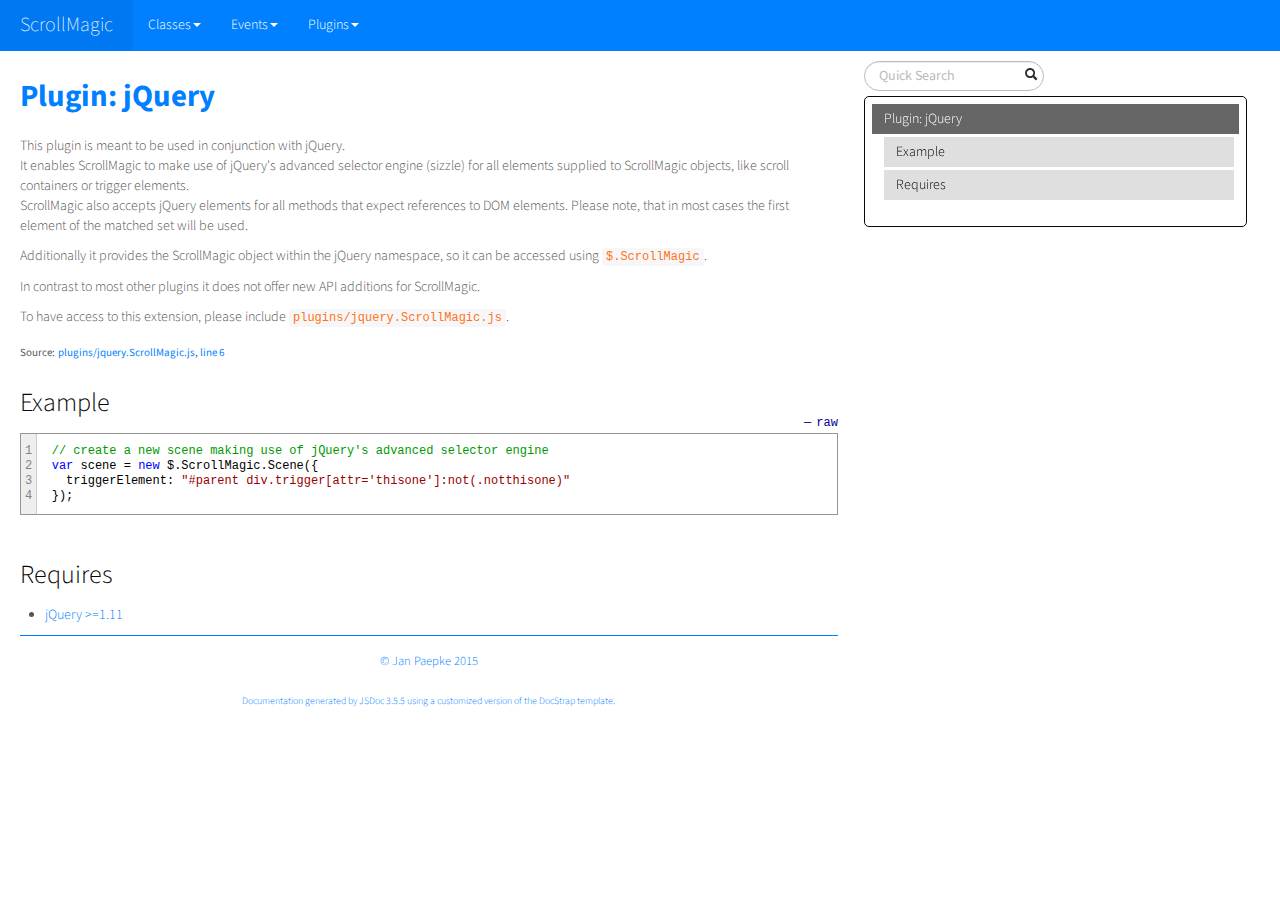
<file: janpaepke-ScrollMagic-3b8397d/docs/framework.jQuery.html>
<!DOCTYPE html>

<html lang="en">
<head>
	<meta charset="utf-8">
	<title>ScrollMagic Plugin: jQuery</title>
	
  <script src="scripts/prettify/prettify.js"> </script>
  <script src="scripts/prettify/lang-css.js"> </script>
	<!--[if lt IE 9]>
	<script src="//html5shiv.googlecode.com/svn/trunk/html5.js"></script>
	<![endif]-->
	<link type="text/css" rel="stylesheet" href="styles/sunlight.default.css">
	<link type="text/css" rel="stylesheet" href="styles/prettify-tomorrow.css">
	<link rel="shortcut icon" href="../assets/img/favicon.ico" type="image/x-icon">

	
	<link type="text/css" rel="stylesheet" href="styles/site.cosmo.css">
	
</head>

<body>
<div class="container-fluid">
	<div class="navbar navbar-fixed-top navbar-inverse">
		<div class="navbar-inner">
			<a class="brand" href="index.html">ScrollMagic</a>
			<ul class="nav">
				
				<li class="dropdown">
					<a href="classes.list.html" class="dropdown-toggle" data-toggle="dropdown">Classes<b
						class="caret"></b></a>

					<ul class="dropdown-menu ">
						
						<li>
							<a href="ScrollMagic.Controller.html">Controller</a>
						</li>
						
						<li>
							<a href="ScrollMagic.Scene.html">Scene</a>
						</li>
						

					</ul>
				</li>
				
				<li class="dropdown">
					<a href="events.list.html" class="dropdown-toggle" data-toggle="dropdown">Events<b
						class="caret"></b></a>

					<ul class="dropdown-menu ">
						
						<li>
							<a href="ScrollMagic.Scene.html#event:add">add</a>
						</li>
						
						<li>
							<a href="ScrollMagic.Scene.html#event:change">change</a>
						</li>
						
						<li>
							<a href="ScrollMagic.Scene.html#event:destroy">destroy</a>
						</li>
						
						<li>
							<a href="ScrollMagic.Scene.html#event:end">end</a>
						</li>
						
						<li>
							<a href="ScrollMagic.Scene.html#event:enter">enter</a>
						</li>
						
						<li>
							<a href="ScrollMagic.Scene.html#event:leave">leave</a>
						</li>
						
						<li>
							<a href="ScrollMagic.Scene.html#event:progress">progress</a>
						</li>
						
						<li>
							<a href="ScrollMagic.Scene.html#event:remove">remove</a>
						</li>
						
						<li>
							<a href="ScrollMagic.Scene.html#event:shift">shift</a>
						</li>
						
						<li>
							<a href="ScrollMagic.Scene.html#event:start">start</a>
						</li>
						
						<li>
							<a href="ScrollMagic.Scene.html#event:update">update</a>
						</li>
						

					</ul>
				</li>
				
				<li class="dropdown">
					<a href="mixins.list.html" class="dropdown-toggle" data-toggle="dropdown">Plugins<b
						class="caret"></b></a>

					<ul class="dropdown-menu ">
						
						<li>
							<a href="animation.GSAP.html">GSAP</a>
						</li>
						
						<li>
							<a href="animation.Velocity.html">Velocity</a>
						</li>
						
						<li>
							<a href="debug.addIndicators.html">addIndicators</a>
						</li>
						
						<li>
							<a href="framework.jQuery.html">jQuery</a>
						</li>
						

					</ul>
				</li>
				
			</ul>
		</div>
	</div>

	<div class="row-fluid">

		
		<div class="span8">
			
				<div id="main">
					


	<h1 class="page-title">
        Plugin: jQuery</h1>
    
<section>

<article>
    <div class="container-overview">
    

    
        
            <div class="description"><p>This plugin is meant to be used in conjunction with jQuery.<br>It enables ScrollMagic to make use of jQuery's advanced selector engine (sizzle) for all elements supplied to ScrollMagic objects, like scroll containers or trigger elements.<br>ScrollMagic also accepts jQuery elements for all methods that expect references to DOM elements. Please note, that in most cases the first element of the matched set will be used.</p>
<p>Additionally it provides the ScrollMagic object within the jQuery namespace, so it can be accessed using <code>$.ScrollMagic</code>.</p>
<p>In contrast to most other plugins it does not offer new API additions for ScrollMagic.</p>
<p>To have access to this extension, please include <code>plugins/jquery.ScrollMagic.js</code>.</p></div>
        

        
<dl class="details">
    

    

    

    

    

    

    

    

    

    
    <dt class="tag-source">Source:</dt>
    <dd class="tag-source"><ul class="dummy"><li>
        <a href="plugins_jquery.ScrollMagic.js.html">plugins/jquery.ScrollMagic.js</a>, <a href="plugins_jquery.ScrollMagic.js.html#sunlight-1-line-6">line 6</a>
    </li></ul></dd>
    

    

    

    
</dl>


        
            <h3>Example</h3>
            
    <pre class="sunlight-highlight-javascript">// create a new scene making use of jQuery's advanced selector enginevar scene = new $.ScrollMagic.Scene({  triggerElement: "#parent div.trigger[attr='thisone']:not(.notthisone)"});</pre>


        
    
    </div>

    

    

    
        <h3 class="subsection-title">Requires</h3>

        <ul>
            <li><a href="http://jquery.com/">jQuery >=1.11</a></li>
        </ul>
    

    

    

    

    

    

    
</article>

</section>




				</div>

				<div class="clearfix"></div>
				<footer>
					
					
		<span class="copyright">
		© Jan Paepke 2015
		</span>
					<br />
					
		<span class="jsdoc-message">
		Documentation generated by <a href="https://github.com/jsdoc3/jsdoc" target="_blank">JSDoc 3.5.5</a>
		using a customized version of the <a href="https://github.com/terryweiss/docstrap" target="_blank">DocStrap template</a>.
		</span>
				</footer>
			</div>

			
			<div class="span3">
				<div id="toc"></div>
			</div>
			
			<br clear="both">
		</div>

	</div>
	<script src="scripts/sunlight.js"></script>
	<script src="scripts/sunlight.javascript.js"></script>
	<script src="scripts/sunlight-plugin.doclinks.js"></script>
	<script src="scripts/sunlight-plugin.linenumbers.js"></script>
	<script src="scripts/sunlight-plugin.menu.js"></script>
	<script src="scripts/jquery.min.js"></script>
	<script src="scripts/jquery.scrollTo.js"></script>
	<script src="scripts/jquery.localScroll.js"></script>
	<script src="scripts/bootstrap-dropdown.js"></script>
	<script src="scripts/toc.js"></script>

	<script> prettyPrint(); </script>
	<script>  Sunlight.highlightAll({lineNumbers:true,  showMenu: true, enableDoclinks :true}); </script>

	<script>
		function openDeeplinkedElement (skipAni) {
			try {
				$("dt h4.member-collapsed").filter(window.location.hash.substring(1).replace(":", "\\:")).trigger("click", skipAni);
			} catch (e) {
				console.warn("ah ah ah! :p");
			}
		}
		$( function () {
			$( "#toc" ).toc( {
			    anchorName  : function(i, heading, prefix) {
					return $(heading).attr("id") || ( prefix + i );
				},
				selectors   : "h1:visible,h2:visible,h3:visible,h4:visible",
				onScrollFinish : openDeeplinkedElement,
				highlightOffset : 10,
				scrollOffset: 60
			} );
			$( "#toc>ul" ).addClass( "nav nav-pills nav-stacked" );
			$( "#main span[id^='toc']" ).addClass( "toc-shim" );

		} );
	</script>

	
	<script>
		$( function () {
			// $('#main').localScroll({
			// 	offset: { top: 56 } //offset by the height of your header (give or take a few px, see what works for you)
			// });
			// workaround for anchors below header...
			window.setTimeout(function () {
				$(document).scrollTop($(document).scrollTop()-60);
			}, 1)
			
			var hash = window.location.hash.substring(1).replace(":", "\\:");
			$( "dt h4.name" ).each( function () {
				var $this = $( this );
				var icon = $( "<i/>" ).addClass( "icon-plus-sign" ).addClass( "pull-right" ).addClass( "icon-white" );
				var dt = $this.parents( "dt" );
				var children = dt.next( "dd" );

				$this.append( icon ).css( {cursor : "pointer"} );
				$this.addClass( "member-collapsed" ).addClass( "member" );
				if (hash != $this.attr("id")) {
					children.hide();
				}
				$this.toggle( function (e, skipAni) {
					var scrollPos = $(document).scrollTop();
					window.location.hash = $(this).attr("id");
					$(document).scrollTop(scrollPos);
					icon.addClass( "icon-minus-sign" ).removeClass( "icon-plus-sign" ).removeClass( "icon-white" );
					$this.addClass( "member-open" ).removeClass( "member-collapsed" );
					children.slideDown(skipAni ? 0 : undefined);
				}, function () {
					icon.addClass( "icon-plus-sign" ).removeClass( "icon-minus-sign" ).addClass( "icon-white" );
					$this.addClass( "member-collapsed" ).removeClass( "member-open" );
					children.slideUp();
				} );
			} );
			// open if deeplinked
			if (hash.length > 0)
				openDeeplinkedElement(true);
		} );
	</script>
	

	<script type="text/javascript" src="../assets/js/tracking.js"></script>
</body>
</html>
</file>
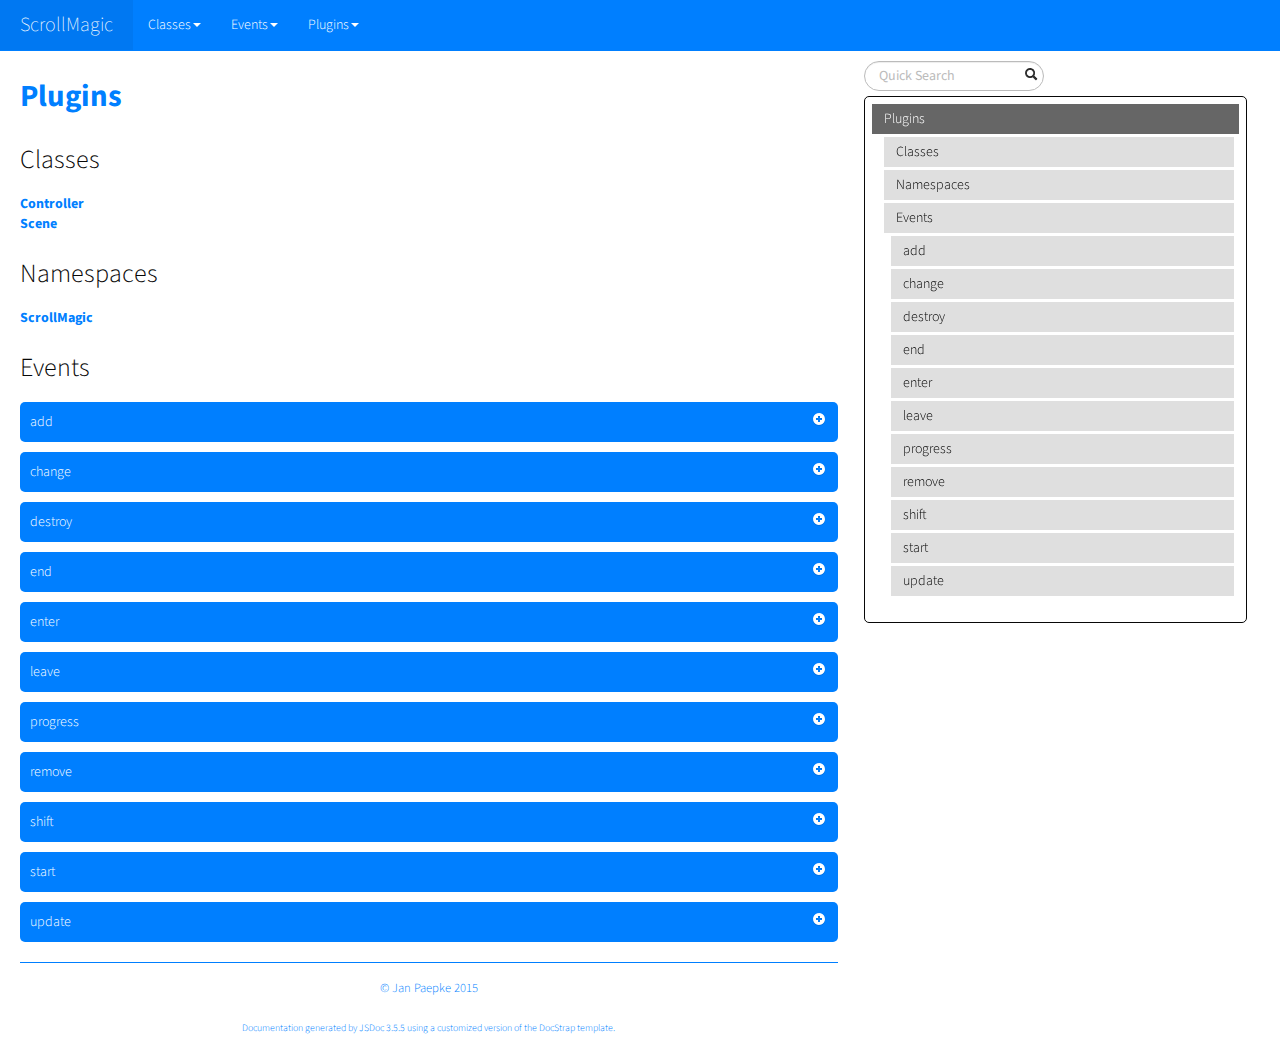
<file: janpaepke-ScrollMagic-3b8397d/docs/mixins.list.html>
<!DOCTYPE html>

<html lang="en">
<head>
	<meta charset="utf-8">
	<title>ScrollMagic Plugins</title>
	
  <script src="scripts/prettify/prettify.js"> </script>
  <script src="scripts/prettify/lang-css.js"> </script>
	<!--[if lt IE 9]>
	<script src="//html5shiv.googlecode.com/svn/trunk/html5.js"></script>
	<![endif]-->
	<link type="text/css" rel="stylesheet" href="styles/sunlight.default.css">
	<link type="text/css" rel="stylesheet" href="styles/prettify-tomorrow.css">
	<link rel="shortcut icon" href="../assets/img/favicon.ico" type="image/x-icon">

	
	<link type="text/css" rel="stylesheet" href="styles/site.cosmo.css">
	
</head>

<body>
<div class="container-fluid">
	<div class="navbar navbar-fixed-top navbar-inverse">
		<div class="navbar-inner">
			<a class="brand" href="index.html">ScrollMagic</a>
			<ul class="nav">
				
				<li class="dropdown">
					<a href="classes.list.html" class="dropdown-toggle" data-toggle="dropdown">Classes<b
						class="caret"></b></a>

					<ul class="dropdown-menu ">
						
						<li>
							<a href="ScrollMagic.Controller.html">Controller</a>
						</li>
						
						<li>
							<a href="ScrollMagic.Scene.html">Scene</a>
						</li>
						

					</ul>
				</li>
				
				<li class="dropdown">
					<a href="events.list.html" class="dropdown-toggle" data-toggle="dropdown">Events<b
						class="caret"></b></a>

					<ul class="dropdown-menu ">
						
						<li>
							<a href="ScrollMagic.Scene.html#event:add">add</a>
						</li>
						
						<li>
							<a href="ScrollMagic.Scene.html#event:change">change</a>
						</li>
						
						<li>
							<a href="ScrollMagic.Scene.html#event:destroy">destroy</a>
						</li>
						
						<li>
							<a href="ScrollMagic.Scene.html#event:end">end</a>
						</li>
						
						<li>
							<a href="ScrollMagic.Scene.html#event:enter">enter</a>
						</li>
						
						<li>
							<a href="ScrollMagic.Scene.html#event:leave">leave</a>
						</li>
						
						<li>
							<a href="ScrollMagic.Scene.html#event:progress">progress</a>
						</li>
						
						<li>
							<a href="ScrollMagic.Scene.html#event:remove">remove</a>
						</li>
						
						<li>
							<a href="ScrollMagic.Scene.html#event:shift">shift</a>
						</li>
						
						<li>
							<a href="ScrollMagic.Scene.html#event:start">start</a>
						</li>
						
						<li>
							<a href="ScrollMagic.Scene.html#event:update">update</a>
						</li>
						

					</ul>
				</li>
				
				<li class="dropdown">
					<a href="mixins.list.html" class="dropdown-toggle" data-toggle="dropdown">Plugins<b
						class="caret"></b></a>

					<ul class="dropdown-menu ">
						
						<li>
							<a href="animation.GSAP.html">GSAP</a>
						</li>
						
						<li>
							<a href="animation.Velocity.html">Velocity</a>
						</li>
						
						<li>
							<a href="debug.addIndicators.html">addIndicators</a>
						</li>
						
						<li>
							<a href="framework.jQuery.html">jQuery</a>
						</li>
						

					</ul>
				</li>
				
			</ul>
		</div>
	</div>

	<div class="row-fluid">

		
		<div class="span8">
			
				<div id="main">
					


	<h1 class="page-title">
        Plugins</h1>
    
<section>

<article>
    <div class="container-overview">
    

    
        

        
<dl class="details">
    

    

    

    

    

    

    

    

    

    

    

    

    
</dl>


        
    
    </div>

    

    

    

    
        <h3 class="subsection-title">Classes</h3>

        <dl>
            <dt><a href="ScrollMagic.Controller.html">Controller</a></dt>
            <dd></dd>
        
            <dt><a href="ScrollMagic.Scene.html">Scene</a></dt>
            <dd></dd>
        </dl>
    

    
        <h3 class="subsection-title">Namespaces</h3>

        <dl>
            <dt><a href="namespaces.html#ScrollMagic"><a href="ScrollMagic.html">ScrollMagic</a></a></dt>
            <dd></dd>
        </dl>
    

    

    

    

    
        <h3 class="subsection-title">Events</h3>

        <dl>
            
<dt>
    <h4 class="name" id="event:add">add</h4>
    
    
</dt>
<dd>
    
    
    <div class="description">
        <p>Scene add event.<br>Fires when the scene is added to a controller.<br>This is mostly used by plugins to know that change might be due.</p>
    </div>
    

    
    
    
    
    
    
    
<dl class="details">
    

        <h5 class="subsection-title">Properties:</h5>

        <dl>

<table class="props table table-striped">
    <thead>
	<tr>
		
		<th>Name</th>
		

		<th>Type</th>

		

		

		<th class="last">Description</th>
	</tr>
	</thead>

	<tbody>
	

        <tr>
            
                <td class="name"><code>event</code></td>
            

            <td class="type">
            
                
<span class="param-type">object</span>


            
            </td>

            

            

            <td class="description last"><p>The event Object passed to each callback</p>
                <h6>Properties</h6>

<table class="props table table-striped">
    <thead>
	<tr>
		
		<th>Name</th>
		

		<th>Type</th>

		

		

		<th class="last">Description</th>
	</tr>
	</thead>

	<tbody>
	

        <tr>
            
                <td class="name"><code>type</code></td>
            

            <td class="type">
            
                
<span class="param-type">string</span>


            
            </td>

            

            

            <td class="description last"><p>The name of the event</p></td>
        </tr>

	

        <tr>
            
                <td class="name"><code>target</code></td>
            

            <td class="type">
            
                
<span class="param-type">Scene</span>


            
            </td>

            

            

            <td class="description last"><p>The Scene object that triggered this event</p></td>
        </tr>

	

        <tr>
            
                <td class="name"><code>controller</code></td>
            

            <td class="type">
            
                
<span class="param-type">boolean</span>


            
            </td>

            

            

            <td class="description last"><p>The controller object the scene was added to.</p></td>
        </tr>

	
	</tbody>
</table>

            </td>
        </tr>

	
	</tbody>
</table>
</dl>

    

    

    
    <dt class="tag-since">Since:</dt>
    <dd class="tag-since"><ul class="dummy"><li>2.0.0</dd><br>
    

    

    

    

    

    

    

    
    <dt class="tag-source">Source:</dt>
    <dd class="tag-source"><ul class="dummy"><li>
        <a href="ScrollMagic_Scene_event-management.js.html">ScrollMagic/Scene/event-management.js</a>, <a href="ScrollMagic_Scene_event-management.js.html#sunlight-1-line-192">line 192</a>
    </li></ul></dd>
    

    

    

    
</dl>

    
    

    

    
    
    
    
    
    
    
        <h5>Example</h5>
        
    <pre class="sunlight-highlight-javascript">scene.on("add", function (event) {
	console.log('Scene was added to a new controller.');
});</pre>


    
</dd>

        
            
<dt>
    <h4 class="name" id="event:change">change</h4>
    
    
</dt>
<dd>
    
    
    <div class="description">
        <p>Scene change event.<br>Fires whenvever a property of the scene is changed.</p>
    </div>
    

    
    
    
    
    
    
    
<dl class="details">
    

        <h5 class="subsection-title">Properties:</h5>

        <dl>

<table class="props table table-striped">
    <thead>
	<tr>
		
		<th>Name</th>
		

		<th>Type</th>

		

		

		<th class="last">Description</th>
	</tr>
	</thead>

	<tbody>
	

        <tr>
            
                <td class="name"><code>event</code></td>
            

            <td class="type">
            
                
<span class="param-type">object</span>


            
            </td>

            

            

            <td class="description last"><p>The event Object passed to each callback</p>
                <h6>Properties</h6>

<table class="props table table-striped">
    <thead>
	<tr>
		
		<th>Name</th>
		

		<th>Type</th>

		

		

		<th class="last">Description</th>
	</tr>
	</thead>

	<tbody>
	

        <tr>
            
                <td class="name"><code>type</code></td>
            

            <td class="type">
            
                
<span class="param-type">string</span>


            
            </td>

            

            

            <td class="description last"><p>The name of the event</p></td>
        </tr>

	

        <tr>
            
                <td class="name"><code>target</code></td>
            

            <td class="type">
            
                
<span class="param-type">Scene</span>


            
            </td>

            

            

            <td class="description last"><p>The Scene object that triggered this event</p></td>
        </tr>

	

        <tr>
            
                <td class="name"><code>what</code></td>
            

            <td class="type">
            
                
<span class="param-type">string</span>


            
            </td>

            

            

            <td class="description last"><p>Indicates what value has been changed</p></td>
        </tr>

	

        <tr>
            
                <td class="name"><code>newval</code></td>
            

            <td class="type">
            
                
<span class="param-type">mixed</span>


            
            </td>

            

            

            <td class="description last"><p>The new value of the changed property</p></td>
        </tr>

	
	</tbody>
</table>

            </td>
        </tr>

	
	</tbody>
</table>
</dl>

    

    

    

    

    

    

    

    

    

    
    <dt class="tag-source">Source:</dt>
    <dd class="tag-source"><ul class="dummy"><li>
        <a href="ScrollMagic_Scene_event-management.js.html">ScrollMagic/Scene/event-management.js</a>, <a href="ScrollMagic_Scene_event-management.js.html#sunlight-1-line-130">line 130</a>
    </li></ul></dd>
    

    

    

    
</dl>

    
    

    

    
    
    
    
    
    
    
        <h5>Example</h5>
        
    <pre class="sunlight-highlight-javascript">scene.on("change", function (event) {
	console.log("Scene Property \"" + event.what + "\" changed to " + event.newval);
});</pre>


    
</dd>

        
            
<dt>
    <h4 class="name" id="event:destroy">destroy</h4>
    
    
</dt>
<dd>
    
    
    <div class="description">
        <p>Scene destroy event.<br>Fires whenvever the scene is destroyed.<br>This can be used to tidy up custom behaviour used in events.</p>
    </div>
    

    
    
    
    
    
    
    
<dl class="details">
    

        <h5 class="subsection-title">Properties:</h5>

        <dl>

<table class="props table table-striped">
    <thead>
	<tr>
		
		<th>Name</th>
		

		<th>Type</th>

		

		

		<th class="last">Description</th>
	</tr>
	</thead>

	<tbody>
	

        <tr>
            
                <td class="name"><code>event</code></td>
            

            <td class="type">
            
                
<span class="param-type">object</span>


            
            </td>

            

            

            <td class="description last"><p>The event Object passed to each callback</p>
                <h6>Properties</h6>

<table class="props table table-striped">
    <thead>
	<tr>
		
		<th>Name</th>
		

		<th>Type</th>

		

		

		<th class="last">Description</th>
	</tr>
	</thead>

	<tbody>
	

        <tr>
            
                <td class="name"><code>type</code></td>
            

            <td class="type">
            
                
<span class="param-type">string</span>


            
            </td>

            

            

            <td class="description last"><p>The name of the event</p></td>
        </tr>

	

        <tr>
            
                <td class="name"><code>target</code></td>
            

            <td class="type">
            
                
<span class="param-type">Scene</span>


            
            </td>

            

            

            <td class="description last"><p>The Scene object that triggered this event</p></td>
        </tr>

	

        <tr>
            
                <td class="name"><code>reset</code></td>
            

            <td class="type">
            
                
<span class="param-type">boolean</span>


            
            </td>

            

            

            <td class="description last"><p>Indicates if the destroy method was called with reset <code>true</code> or <code>false</code>.</p></td>
        </tr>

	
	</tbody>
</table>

            </td>
        </tr>

	
	</tbody>
</table>
</dl>

    

    

    
    <dt class="tag-since">Since:</dt>
    <dd class="tag-since"><ul class="dummy"><li>1.1.0</dd><br>
    

    

    

    

    

    

    

    
    <dt class="tag-source">Source:</dt>
    <dd class="tag-source"><ul class="dummy"><li>
        <a href="ScrollMagic_Scene_event-management.js.html">ScrollMagic/Scene/event-management.js</a>, <a href="ScrollMagic_Scene_event-management.js.html#sunlight-1-line-167">line 167</a>
    </li></ul></dd>
    

    

    

    
</dl>

    
    

    

    
    
    
    
    
    
    
        <h5>Example</h5>
        
    <pre class="sunlight-highlight-javascript">scene.on("enter", function (event) {
       // add custom action
       $("#my-elem").left("200");
     })
     .on("destroy", function (event) {
       // reset my element to start position
       if (event.reset) {
         $("#my-elem").left("0");
       }
     });</pre>


    
</dd>

        
            
<dt>
    <h4 class="name" id="event:end">end</h4>
    
    
</dt>
<dd>
    
    
    <div class="description">
        <p>Scene end event.<br>Fires whenever the scroll position its the ending point of the scene.<br>It will also fire when scrolling back up from after the scene and going over its end position. If you want something to happen only when scrolling down/right, use the scrollDirection parameter passed to the callback.</p>
<p>For details on this event and the order in which it is fired, please review the <code>Scene.progress</code> method.</p>
    </div>
    

    
    
    
    
    
    
    
<dl class="details">
    

        <h5 class="subsection-title">Properties:</h5>

        <dl>

<table class="props table table-striped">
    <thead>
	<tr>
		
		<th>Name</th>
		

		<th>Type</th>

		

		

		<th class="last">Description</th>
	</tr>
	</thead>

	<tbody>
	

        <tr>
            
                <td class="name"><code>event</code></td>
            

            <td class="type">
            
                
<span class="param-type">object</span>


            
            </td>

            

            

            <td class="description last"><p>The event Object passed to each callback</p>
                <h6>Properties</h6>

<table class="props table table-striped">
    <thead>
	<tr>
		
		<th>Name</th>
		

		<th>Type</th>

		

		

		<th class="last">Description</th>
	</tr>
	</thead>

	<tbody>
	

        <tr>
            
                <td class="name"><code>type</code></td>
            

            <td class="type">
            
                
<span class="param-type">string</span>


            
            </td>

            

            

            <td class="description last"><p>The name of the event</p></td>
        </tr>

	

        <tr>
            
                <td class="name"><code>target</code></td>
            

            <td class="type">
            
                
<span class="param-type">Scene</span>


            
            </td>

            

            

            <td class="description last"><p>The Scene object that triggered this event</p></td>
        </tr>

	

        <tr>
            
                <td class="name"><code>progress</code></td>
            

            <td class="type">
            
                
<span class="param-type">number</span>


            
            </td>

            

            

            <td class="description last"><p>Reflects the current progress of the scene</p></td>
        </tr>

	

        <tr>
            
                <td class="name"><code>state</code></td>
            

            <td class="type">
            
                
<span class="param-type">string</span>


            
            </td>

            

            

            <td class="description last"><p>The current state of the scene <code>&quot;DURING&quot;</code> or <code>&quot;AFTER&quot;</code></p></td>
        </tr>

	

        <tr>
            
                <td class="name"><code>scrollDirection</code></td>
            

            <td class="type">
            
                
<span class="param-type">string</span>


            
            </td>

            

            

            <td class="description last"><p>Indicates which way we are scrolling <code>&quot;PAUSED&quot;</code>, <code>&quot;FORWARD&quot;</code> or <code>&quot;REVERSE&quot;</code></p></td>
        </tr>

	
	</tbody>
</table>

            </td>
        </tr>

	
	</tbody>
</table>
</dl>

    

    

    

    

    

    

    

    

    

    
    <dt class="tag-source">Source:</dt>
    <dd class="tag-source"><ul class="dummy"><li>
        <a href="ScrollMagic_Scene_event-management.js.html">ScrollMagic/Scene/event-management.js</a>, <a href="ScrollMagic_Scene_event-management.js.html#sunlight-1-line-29">line 29</a>
    </li></ul></dd>
    

    

    

    
</dl>

    
    

    

    
    
    
    
    
    
    
        <h5>Example</h5>
        
    <pre class="sunlight-highlight-javascript">scene.on("end", function (event) {
	console.log("Hit end point of scene.");
});</pre>


    
</dd>

        
            
<dt>
    <h4 class="name" id="event:enter">enter</h4>
    
    
</dt>
<dd>
    
    
    <div class="description">
        <p>Scene enter event.<br>Fires whenever the scene enters the &quot;DURING&quot; state.<br>Keep in mind that it doesn't matter if the scene plays forward or backward: This event always fires when the scene enters its active scroll timeframe, regardless of the scroll-direction.</p>
<p>For details on this event and the order in which it is fired, please review the <code>Scene.progress</code> method.</p>
    </div>
    

    
    
    
    
    
    
    
<dl class="details">
    

        <h5 class="subsection-title">Properties:</h5>

        <dl>

<table class="props table table-striped">
    <thead>
	<tr>
		
		<th>Name</th>
		

		<th>Type</th>

		

		

		<th class="last">Description</th>
	</tr>
	</thead>

	<tbody>
	

        <tr>
            
                <td class="name"><code>event</code></td>
            

            <td class="type">
            
                
<span class="param-type">object</span>


            
            </td>

            

            

            <td class="description last"><p>The event Object passed to each callback</p>
                <h6>Properties</h6>

<table class="props table table-striped">
    <thead>
	<tr>
		
		<th>Name</th>
		

		<th>Type</th>

		

		

		<th class="last">Description</th>
	</tr>
	</thead>

	<tbody>
	

        <tr>
            
                <td class="name"><code>type</code></td>
            

            <td class="type">
            
                
<span class="param-type">string</span>


            
            </td>

            

            

            <td class="description last"><p>The name of the event</p></td>
        </tr>

	

        <tr>
            
                <td class="name"><code>target</code></td>
            

            <td class="type">
            
                
<span class="param-type">Scene</span>


            
            </td>

            

            

            <td class="description last"><p>The Scene object that triggered this event</p></td>
        </tr>

	

        <tr>
            
                <td class="name"><code>progress</code></td>
            

            <td class="type">
            
                
<span class="param-type">number</span>


            
            </td>

            

            

            <td class="description last"><p>Reflects the current progress of the scene</p></td>
        </tr>

	

        <tr>
            
                <td class="name"><code>state</code></td>
            

            <td class="type">
            
                
<span class="param-type">string</span>


            
            </td>

            

            

            <td class="description last"><p>The current state of the scene - always <code>&quot;DURING&quot;</code></p></td>
        </tr>

	

        <tr>
            
                <td class="name"><code>scrollDirection</code></td>
            

            <td class="type">
            
                
<span class="param-type">string</span>


            
            </td>

            

            

            <td class="description last"><p>Indicates which way we are scrolling <code>&quot;PAUSED&quot;</code>, <code>&quot;FORWARD&quot;</code> or <code>&quot;REVERSE&quot;</code></p></td>
        </tr>

	
	</tbody>
</table>

            </td>
        </tr>

	
	</tbody>
</table>
</dl>

    

    

    

    

    

    

    

    

    

    
    <dt class="tag-source">Source:</dt>
    <dd class="tag-source"><ul class="dummy"><li>
        <a href="ScrollMagic_Scene_event-management.js.html">ScrollMagic/Scene/event-management.js</a>, <a href="ScrollMagic_Scene_event-management.js.html#sunlight-1-line-50">line 50</a>
    </li></ul></dd>
    

    

    

    
</dl>

    
    

    

    
    
    
    
    
    
    
        <h5>Example</h5>
        
    <pre class="sunlight-highlight-javascript">scene.on("enter", function (event) {
	console.log("Scene entered.");
});</pre>


    
</dd>

        
            
<dt>
    <h4 class="name" id="event:leave">leave</h4>
    
    
</dt>
<dd>
    
    
    <div class="description">
        <p>Scene leave event.<br>Fires whenever the scene's state goes from &quot;DURING&quot; to either &quot;BEFORE&quot; or &quot;AFTER&quot;.<br>Keep in mind that it doesn't matter if the scene plays forward or backward: This event always fires when the scene leaves its active scroll timeframe, regardless of the scroll-direction.</p>
<p>For details on this event and the order in which it is fired, please review the <code>Scene.progress</code> method.</p>
    </div>
    

    
    
    
    
    
    
    
<dl class="details">
    

        <h5 class="subsection-title">Properties:</h5>

        <dl>

<table class="props table table-striped">
    <thead>
	<tr>
		
		<th>Name</th>
		

		<th>Type</th>

		

		

		<th class="last">Description</th>
	</tr>
	</thead>

	<tbody>
	

        <tr>
            
                <td class="name"><code>event</code></td>
            

            <td class="type">
            
                
<span class="param-type">object</span>


            
            </td>

            

            

            <td class="description last"><p>The event Object passed to each callback</p>
                <h6>Properties</h6>

<table class="props table table-striped">
    <thead>
	<tr>
		
		<th>Name</th>
		

		<th>Type</th>

		

		

		<th class="last">Description</th>
	</tr>
	</thead>

	<tbody>
	

        <tr>
            
                <td class="name"><code>type</code></td>
            

            <td class="type">
            
                
<span class="param-type">string</span>


            
            </td>

            

            

            <td class="description last"><p>The name of the event</p></td>
        </tr>

	

        <tr>
            
                <td class="name"><code>target</code></td>
            

            <td class="type">
            
                
<span class="param-type">Scene</span>


            
            </td>

            

            

            <td class="description last"><p>The Scene object that triggered this event</p></td>
        </tr>

	

        <tr>
            
                <td class="name"><code>progress</code></td>
            

            <td class="type">
            
                
<span class="param-type">number</span>


            
            </td>

            

            

            <td class="description last"><p>Reflects the current progress of the scene</p></td>
        </tr>

	

        <tr>
            
                <td class="name"><code>state</code></td>
            

            <td class="type">
            
                
<span class="param-type">string</span>


            
            </td>

            

            

            <td class="description last"><p>The current state of the scene <code>&quot;BEFORE&quot;</code> or <code>&quot;AFTER&quot;</code></p></td>
        </tr>

	

        <tr>
            
                <td class="name"><code>scrollDirection</code></td>
            

            <td class="type">
            
                
<span class="param-type">string</span>


            
            </td>

            

            

            <td class="description last"><p>Indicates which way we are scrolling <code>&quot;PAUSED&quot;</code>, <code>&quot;FORWARD&quot;</code> or <code>&quot;REVERSE&quot;</code></p></td>
        </tr>

	
	</tbody>
</table>

            </td>
        </tr>

	
	</tbody>
</table>
</dl>

    

    

    

    

    

    

    

    

    

    
    <dt class="tag-source">Source:</dt>
    <dd class="tag-source"><ul class="dummy"><li>
        <a href="ScrollMagic_Scene_event-management.js.html">ScrollMagic/Scene/event-management.js</a>, <a href="ScrollMagic_Scene_event-management.js.html#sunlight-1-line-71">line 71</a>
    </li></ul></dd>
    

    

    

    
</dl>

    
    

    

    
    
    
    
    
    
    
        <h5>Example</h5>
        
    <pre class="sunlight-highlight-javascript">scene.on("leave", function (event) {
	console.log("Scene left.");
});</pre>


    
</dd>

        
            
<dt>
    <h4 class="name" id="event:progress">progress</h4>
    
    
</dt>
<dd>
    
    
    <div class="description">
        <p>Scene progress event.<br>Fires whenever the progress of the scene changes.</p>
<p>For details on this event and the order in which it is fired, please review the <code>Scene.progress</code> method.</p>
    </div>
    

    
    
    
    
    
    
    
<dl class="details">
    

        <h5 class="subsection-title">Properties:</h5>

        <dl>

<table class="props table table-striped">
    <thead>
	<tr>
		
		<th>Name</th>
		

		<th>Type</th>

		

		

		<th class="last">Description</th>
	</tr>
	</thead>

	<tbody>
	

        <tr>
            
                <td class="name"><code>event</code></td>
            

            <td class="type">
            
                
<span class="param-type">object</span>


            
            </td>

            

            

            <td class="description last"><p>The event Object passed to each callback</p>
                <h6>Properties</h6>

<table class="props table table-striped">
    <thead>
	<tr>
		
		<th>Name</th>
		

		<th>Type</th>

		

		

		<th class="last">Description</th>
	</tr>
	</thead>

	<tbody>
	

        <tr>
            
                <td class="name"><code>type</code></td>
            

            <td class="type">
            
                
<span class="param-type">string</span>


            
            </td>

            

            

            <td class="description last"><p>The name of the event</p></td>
        </tr>

	

        <tr>
            
                <td class="name"><code>target</code></td>
            

            <td class="type">
            
                
<span class="param-type">Scene</span>


            
            </td>

            

            

            <td class="description last"><p>The Scene object that triggered this event</p></td>
        </tr>

	

        <tr>
            
                <td class="name"><code>progress</code></td>
            

            <td class="type">
            
                
<span class="param-type">number</span>


            
            </td>

            

            

            <td class="description last"><p>Reflects the current progress of the scene</p></td>
        </tr>

	

        <tr>
            
                <td class="name"><code>state</code></td>
            

            <td class="type">
            
                
<span class="param-type">string</span>


            
            </td>

            

            

            <td class="description last"><p>The current state of the scene <code>&quot;BEFORE&quot;</code>, <code>&quot;DURING&quot;</code> or <code>&quot;AFTER&quot;</code></p></td>
        </tr>

	

        <tr>
            
                <td class="name"><code>scrollDirection</code></td>
            

            <td class="type">
            
                
<span class="param-type">string</span>


            
            </td>

            

            

            <td class="description last"><p>Indicates which way we are scrolling <code>&quot;PAUSED&quot;</code>, <code>&quot;FORWARD&quot;</code> or <code>&quot;REVERSE&quot;</code></p></td>
        </tr>

	
	</tbody>
</table>

            </td>
        </tr>

	
	</tbody>
</table>
</dl>

    

    

    

    

    

    

    

    

    

    
    <dt class="tag-source">Source:</dt>
    <dd class="tag-source"><ul class="dummy"><li>
        <a href="ScrollMagic_Scene_event-management.js.html">ScrollMagic/Scene/event-management.js</a>, <a href="ScrollMagic_Scene_event-management.js.html#sunlight-1-line-110">line 110</a>
    </li></ul></dd>
    

    

    

    
</dl>

    
    

    

    
    
    
    
    
    
    
        <h5>Example</h5>
        
    <pre class="sunlight-highlight-javascript">scene.on("progress", function (event) {
	console.log("Scene progress changed to " + event.progress);
});</pre>


    
</dd>

        
            
<dt>
    <h4 class="name" id="event:remove">remove</h4>
    
    
</dt>
<dd>
    
    
    <div class="description">
        <p>Scene remove event.<br>Fires when the scene is removed from a controller.<br>This is mostly used by plugins to know that change might be due.</p>
    </div>
    

    
    
    
    
    
    
    
<dl class="details">
    

        <h5 class="subsection-title">Properties:</h5>

        <dl>

<table class="props table table-striped">
    <thead>
	<tr>
		
		<th>Name</th>
		

		<th>Type</th>

		

		

		<th class="last">Description</th>
	</tr>
	</thead>

	<tbody>
	

        <tr>
            
                <td class="name"><code>event</code></td>
            

            <td class="type">
            
                
<span class="param-type">object</span>


            
            </td>

            

            

            <td class="description last"><p>The event Object passed to each callback</p>
                <h6>Properties</h6>

<table class="props table table-striped">
    <thead>
	<tr>
		
		<th>Name</th>
		

		<th>Type</th>

		

		

		<th class="last">Description</th>
	</tr>
	</thead>

	<tbody>
	

        <tr>
            
                <td class="name"><code>type</code></td>
            

            <td class="type">
            
                
<span class="param-type">string</span>


            
            </td>

            

            

            <td class="description last"><p>The name of the event</p></td>
        </tr>

	

        <tr>
            
                <td class="name"><code>target</code></td>
            

            <td class="type">
            
                
<span class="param-type">Scene</span>


            
            </td>

            

            

            <td class="description last"><p>The Scene object that triggered this event</p></td>
        </tr>

	
	</tbody>
</table>

            </td>
        </tr>

	
	</tbody>
</table>
</dl>

    

    

    
    <dt class="tag-since">Since:</dt>
    <dd class="tag-since"><ul class="dummy"><li>2.0.0</dd><br>
    

    

    

    

    

    

    

    
    <dt class="tag-source">Source:</dt>
    <dd class="tag-source"><ul class="dummy"><li>
        <a href="ScrollMagic_Scene_event-management.js.html">ScrollMagic/Scene/event-management.js</a>, <a href="ScrollMagic_Scene_event-management.js.html#sunlight-1-line-210">line 210</a>
    </li></ul></dd>
    

    

    

    
</dl>

    
    

    

    
    
    
    
    
    
    
        <h5>Example</h5>
        
    <pre class="sunlight-highlight-javascript">scene.on("remove", function (event) {
	console.log('Scene was removed from its controller.');
});</pre>


    
</dd>

        
            
<dt>
    <h4 class="name" id="event:shift">shift</h4>
    
    
</dt>
<dd>
    
    
    <div class="description">
        <p>Scene shift event.<br>Fires whenvever the start or end <strong>scroll offset</strong> of the scene change.<br>This happens explicitely, when one of these values change: <code>offset</code>, <code>duration</code> or <code>triggerHook</code>.<br>It will fire implicitly when the <code>triggerElement</code> changes, if the new element has a different position (most cases).<br>It will also fire implicitly when the size of the container changes and the triggerHook is anything other than <code>onLeave</code>.</p>
    </div>
    

    
    
    
    
    
    
    
<dl class="details">
    

        <h5 class="subsection-title">Properties:</h5>

        <dl>

<table class="props table table-striped">
    <thead>
	<tr>
		
		<th>Name</th>
		

		<th>Type</th>

		

		

		<th class="last">Description</th>
	</tr>
	</thead>

	<tbody>
	

        <tr>
            
                <td class="name"><code>event</code></td>
            

            <td class="type">
            
                
<span class="param-type">object</span>


            
            </td>

            

            

            <td class="description last"><p>The event Object passed to each callback</p>
                <h6>Properties</h6>

<table class="props table table-striped">
    <thead>
	<tr>
		
		<th>Name</th>
		

		<th>Type</th>

		

		

		<th class="last">Description</th>
	</tr>
	</thead>

	<tbody>
	

        <tr>
            
                <td class="name"><code>type</code></td>
            

            <td class="type">
            
                
<span class="param-type">string</span>


            
            </td>

            

            

            <td class="description last"><p>The name of the event</p></td>
        </tr>

	

        <tr>
            
                <td class="name"><code>target</code></td>
            

            <td class="type">
            
                
<span class="param-type">Scene</span>


            
            </td>

            

            

            <td class="description last"><p>The Scene object that triggered this event</p></td>
        </tr>

	

        <tr>
            
                <td class="name"><code>reason</code></td>
            

            <td class="type">
            
                
<span class="param-type">string</span>


            
            </td>

            

            

            <td class="description last"><p>Indicates why the scene has shifted</p></td>
        </tr>

	
	</tbody>
</table>

            </td>
        </tr>

	
	</tbody>
</table>
</dl>

    

    

    
    <dt class="tag-since">Since:</dt>
    <dd class="tag-since"><ul class="dummy"><li>1.1.0</dd><br>
    

    

    

    

    

    

    

    
    <dt class="tag-source">Source:</dt>
    <dd class="tag-source"><ul class="dummy"><li>
        <a href="ScrollMagic_Scene_event-management.js.html">ScrollMagic/Scene/event-management.js</a>, <a href="ScrollMagic_Scene_event-management.js.html#sunlight-1-line-147">line 147</a>
    </li></ul></dd>
    

    

    

    
</dl>

    
    

    

    
    
    
    
    
    
    
        <h5>Example</h5>
        
    <pre class="sunlight-highlight-javascript">scene.on("shift", function (event) {
	console.log("Scene moved, because the " + event.reason + " has changed.)");
});</pre>


    
</dd>

        
            
<dt>
    <h4 class="name" id="event:start">start</h4>
    
    
</dt>
<dd>
    
    
    <div class="description">
        <p>Scene start event.<br>Fires whenever the scroll position its the starting point of the scene.<br>It will also fire when scrolling back up going over the start position of the scene. If you want something to happen only when scrolling down/right, use the scrollDirection parameter passed to the callback.</p>
<p>For details on this event and the order in which it is fired, please review the <code>Scene.progress</code> method.</p>
    </div>
    

    
    
    
    
    
    
    
<dl class="details">
    

        <h5 class="subsection-title">Properties:</h5>

        <dl>

<table class="props table table-striped">
    <thead>
	<tr>
		
		<th>Name</th>
		

		<th>Type</th>

		

		

		<th class="last">Description</th>
	</tr>
	</thead>

	<tbody>
	

        <tr>
            
                <td class="name"><code>event</code></td>
            

            <td class="type">
            
                
<span class="param-type">object</span>


            
            </td>

            

            

            <td class="description last"><p>The event Object passed to each callback</p>
                <h6>Properties</h6>

<table class="props table table-striped">
    <thead>
	<tr>
		
		<th>Name</th>
		

		<th>Type</th>

		

		

		<th class="last">Description</th>
	</tr>
	</thead>

	<tbody>
	

        <tr>
            
                <td class="name"><code>type</code></td>
            

            <td class="type">
            
                
<span class="param-type">string</span>


            
            </td>

            

            

            <td class="description last"><p>The name of the event</p></td>
        </tr>

	

        <tr>
            
                <td class="name"><code>target</code></td>
            

            <td class="type">
            
                
<span class="param-type">Scene</span>


            
            </td>

            

            

            <td class="description last"><p>The Scene object that triggered this event</p></td>
        </tr>

	

        <tr>
            
                <td class="name"><code>progress</code></td>
            

            <td class="type">
            
                
<span class="param-type">number</span>


            
            </td>

            

            

            <td class="description last"><p>Reflects the current progress of the scene</p></td>
        </tr>

	

        <tr>
            
                <td class="name"><code>state</code></td>
            

            <td class="type">
            
                
<span class="param-type">string</span>


            
            </td>

            

            

            <td class="description last"><p>The current state of the scene <code>&quot;BEFORE&quot;</code> or <code>&quot;DURING&quot;</code></p></td>
        </tr>

	

        <tr>
            
                <td class="name"><code>scrollDirection</code></td>
            

            <td class="type">
            
                
<span class="param-type">string</span>


            
            </td>

            

            

            <td class="description last"><p>Indicates which way we are scrolling <code>&quot;PAUSED&quot;</code>, <code>&quot;FORWARD&quot;</code> or <code>&quot;REVERSE&quot;</code></p></td>
        </tr>

	
	</tbody>
</table>

            </td>
        </tr>

	
	</tbody>
</table>
</dl>

    

    

    

    

    

    

    

    

    

    
    <dt class="tag-source">Source:</dt>
    <dd class="tag-source"><ul class="dummy"><li>
        <a href="ScrollMagic_Scene_event-management.js.html">ScrollMagic/Scene/event-management.js</a>, <a href="ScrollMagic_Scene_event-management.js.html#sunlight-1-line-8">line 8</a>
    </li></ul></dd>
    

    

    

    
</dl>

    
    

    

    
    
    
    
    
    
    
        <h5>Example</h5>
        
    <pre class="sunlight-highlight-javascript">scene.on("start", function (event) {
	console.log("Hit start point of scene.");
});</pre>


    
</dd>

        
            
<dt>
    <h4 class="name" id="event:update">update</h4>
    
    
</dt>
<dd>
    
    
    <div class="description">
        <p>Scene update event.<br>Fires whenever the scene is updated (but not necessarily changes the progress).</p>
    </div>
    

    
    
    
    
    
    
    
<dl class="details">
    

        <h5 class="subsection-title">Properties:</h5>

        <dl>

<table class="props table table-striped">
    <thead>
	<tr>
		
		<th>Name</th>
		

		<th>Type</th>

		

		

		<th class="last">Description</th>
	</tr>
	</thead>

	<tbody>
	

        <tr>
            
                <td class="name"><code>event</code></td>
            

            <td class="type">
            
                
<span class="param-type">object</span>


            
            </td>

            

            

            <td class="description last"><p>The event Object passed to each callback</p>
                <h6>Properties</h6>

<table class="props table table-striped">
    <thead>
	<tr>
		
		<th>Name</th>
		

		<th>Type</th>

		

		

		<th class="last">Description</th>
	</tr>
	</thead>

	<tbody>
	

        <tr>
            
                <td class="name"><code>type</code></td>
            

            <td class="type">
            
                
<span class="param-type">string</span>


            
            </td>

            

            

            <td class="description last"><p>The name of the event</p></td>
        </tr>

	

        <tr>
            
                <td class="name"><code>target</code></td>
            

            <td class="type">
            
                
<span class="param-type">Scene</span>


            
            </td>

            

            

            <td class="description last"><p>The Scene object that triggered this event</p></td>
        </tr>

	

        <tr>
            
                <td class="name"><code>startPos</code></td>
            

            <td class="type">
            
                
<span class="param-type">number</span>


            
            </td>

            

            

            <td class="description last"><p>The starting position of the scene (in relation to the conainer)</p></td>
        </tr>

	

        <tr>
            
                <td class="name"><code>endPos</code></td>
            

            <td class="type">
            
                
<span class="param-type">number</span>


            
            </td>

            

            

            <td class="description last"><p>The ending position of the scene (in relation to the conainer)</p></td>
        </tr>

	

        <tr>
            
                <td class="name"><code>scrollPos</code></td>
            

            <td class="type">
            
                
<span class="param-type">number</span>


            
            </td>

            

            

            <td class="description last"><p>The current scroll position of the container</p></td>
        </tr>

	
	</tbody>
</table>

            </td>
        </tr>

	
	</tbody>
</table>
</dl>

    

    

    

    

    

    

    

    

    

    
    <dt class="tag-source">Source:</dt>
    <dd class="tag-source"><ul class="dummy"><li>
        <a href="ScrollMagic_Scene_event-management.js.html">ScrollMagic/Scene/event-management.js</a>, <a href="ScrollMagic_Scene_event-management.js.html#sunlight-1-line-92">line 92</a>
    </li></ul></dd>
    

    

    

    
</dl>

    
    

    

    
    
    
    
    
    
    
        <h5>Example</h5>
        
    <pre class="sunlight-highlight-javascript">scene.on("update", function (event) {
	console.log("Scene updated.");
});</pre>


    
</dd>

        </dl>
    
</article>

</section>




				</div>

				<div class="clearfix"></div>
				<footer>
					
					
		<span class="copyright">
		© Jan Paepke 2015
		</span>
					<br />
					
		<span class="jsdoc-message">
		Documentation generated by <a href="https://github.com/jsdoc3/jsdoc" target="_blank">JSDoc 3.5.5</a>
		using a customized version of the <a href="https://github.com/terryweiss/docstrap" target="_blank">DocStrap template</a>.
		</span>
				</footer>
			</div>

			
			<div class="span3">
				<div id="toc"></div>
			</div>
			
			<br clear="both">
		</div>

	</div>
	<script src="scripts/sunlight.js"></script>
	<script src="scripts/sunlight.javascript.js"></script>
	<script src="scripts/sunlight-plugin.doclinks.js"></script>
	<script src="scripts/sunlight-plugin.linenumbers.js"></script>
	<script src="scripts/sunlight-plugin.menu.js"></script>
	<script src="scripts/jquery.min.js"></script>
	<script src="scripts/jquery.scrollTo.js"></script>
	<script src="scripts/jquery.localScroll.js"></script>
	<script src="scripts/bootstrap-dropdown.js"></script>
	<script src="scripts/toc.js"></script>

	<script> prettyPrint(); </script>
	<script>  Sunlight.highlightAll({lineNumbers:true,  showMenu: true, enableDoclinks :true}); </script>

	<script>
		function openDeeplinkedElement (skipAni) {
			try {
				$("dt h4.member-collapsed").filter(window.location.hash.substring(1).replace(":", "\\:")).trigger("click", skipAni);
			} catch (e) {
				console.warn("ah ah ah! :p");
			}
		}
		$( function () {
			$( "#toc" ).toc( {
			    anchorName  : function(i, heading, prefix) {
					return $(heading).attr("id") || ( prefix + i );
				},
				selectors   : "h1:visible,h2:visible,h3:visible,h4:visible",
				onScrollFinish : openDeeplinkedElement,
				highlightOffset : 10,
				scrollOffset: 60
			} );
			$( "#toc>ul" ).addClass( "nav nav-pills nav-stacked" );
			$( "#main span[id^='toc']" ).addClass( "toc-shim" );

		} );
	</script>

	
	<script>
		$( function () {
			// $('#main').localScroll({
			// 	offset: { top: 56 } //offset by the height of your header (give or take a few px, see what works for you)
			// });
			// workaround for anchors below header...
			window.setTimeout(function () {
				$(document).scrollTop($(document).scrollTop()-60);
			}, 1)
			
			var hash = window.location.hash.substring(1).replace(":", "\\:");
			$( "dt h4.name" ).each( function () {
				var $this = $( this );
				var icon = $( "<i/>" ).addClass( "icon-plus-sign" ).addClass( "pull-right" ).addClass( "icon-white" );
				var dt = $this.parents( "dt" );
				var children = dt.next( "dd" );

				$this.append( icon ).css( {cursor : "pointer"} );
				$this.addClass( "member-collapsed" ).addClass( "member" );
				if (hash != $this.attr("id")) {
					children.hide();
				}
				$this.toggle( function (e, skipAni) {
					var scrollPos = $(document).scrollTop();
					window.location.hash = $(this).attr("id");
					$(document).scrollTop(scrollPos);
					icon.addClass( "icon-minus-sign" ).removeClass( "icon-plus-sign" ).removeClass( "icon-white" );
					$this.addClass( "member-open" ).removeClass( "member-collapsed" );
					children.slideDown(skipAni ? 0 : undefined);
				}, function () {
					icon.addClass( "icon-plus-sign" ).removeClass( "icon-minus-sign" ).addClass( "icon-white" );
					$this.addClass( "member-collapsed" ).removeClass( "member-open" );
					children.slideUp();
				} );
			} );
			// open if deeplinked
			if (hash.length > 0)
				openDeeplinkedElement(true);
		} );
	</script>
	

	<script type="text/javascript" src="../assets/js/tracking.js"></script>
</body>
</html>
</file>
<file: skeleton/js/anime-master/documentation/assets/css/animejs.css>
@font-face {
 font-family: "Roobert";
 font-weight: 400;
 font-style: normal;
 src: url("../fonts/Roobert-Regular.woff2") format("woff2");
}

@font-face {
 font-family: "Roobert";
 font-weight: 400;
 font-style: italic;
 src: url("../fonts/Roobert-Regular.woff2") format("woff2");
}

@font-face {
 font-family: "Roobert";
 font-weight: 600;
 font-style: normal;
 src: url("../fonts/Roobert-SemiBold.woff2") format("woff2");
}

@font-face {
 font-family: "Roobert";
 font-weight: 600;
 font-style: italic;
 src: url("../fonts/Roobert-SemiBoldItalic.woff2") format("woff2");
}

@font-face {
  font-family: "InputMono";
  src: url("../fonts/InputMono-Regular.woff2") format("woff2"),
      url("../fonts/InputMono-Regular.woff") format("woff");
  font-weight: normal;
  font-style: normal;
}

@font-face {
  font-family: "InputMono";
  src: url("../fonts/InputMono-Bold.woff2") format("woff2"),
      url("../fonts/InputMono-Bold.woff") format("woff");
  font-weight: bold;
  font-style: normal;
}

@font-face {
  font-family: "InputMono";
  src: url("../fonts/InputMono-BoldItalic.woff2") format("woff2"),
      url("../fonts/InputMono-BoldItalic.woff") format("woff");
  font-weight: bold;
  font-style: italic;
}

@font-face {
  font-family: "InputMono";
  src: url("../fonts/InputMono-Italic.woff2") format("woff2"),
      url("../fonts/InputMono-Italic.woff") format("woff");
  font-weight: normal;
  font-style: italic;
}

*, *:before, *:after {
  box-sizing: border-box;
  margin: 0;
  padding: 0;
  border: 0;
  font-size: 100%;
  font: inherit;
  vertical-align: baseline;
}

html,
body {
  background-color: #252423;
  color: #F6F4F2;
}

body {
  font-family: Roobert, Helvetica Neue, Helvetica, Arial, sans-serif;
  font-weight: 400;
  font-feature-settings:"tnum" 1, "ss03" 1;
  -webkit-font-smoothing: antialiased;
}

h1, h2 {
  font-weight: 600;
}

input {
  font-family: Roobert, Helvetica Neue, Helvetica, Arial, sans-serif;
  font-variant-numeric: tabular-nums;
}

sup {
  vertical-align: super;
  font-size: .625em;
}

strong {
  font-weight: 600;
}

.color-white { color: #F6F4F2; } /* White */
.color-black { color: #2E2C2C; } /* Black */
.color-red, .color-targets { color: #FF4B4B; }/* red: */
.color-orange, .color-properties { color: #FF8F42; }/* orange: */
.color-lightorange, .color-prop-params { color: #FFC730; }/* lightorange: */
.color-yellow, .color-anim-params { color: #F6FF56; }/* yellow: */
.color-citrus, .color-values { color: #A4FF4F; }/* citrus: */
.color-green, .color-keyframes { color: #18FF74; }/* green: */
.color-darkgreen, .color-staggering { color: #00D672; }/* darkgreen: */
.color-turquoise, .color-tl { color: #3CFFEC; }/* turquoise: */
.color-skyblue, .color-controls { color: #61C3FF; }/* skyblue: */
.color-kingblue, .color-callbacks { color: #5A87FF; }/* kingblue: */
.color-lavender, .color-svg { color: #8453E3; }/* lavender: */
.color-purple, .color-easings { color: #C26EFF; }/* purple: */
.color-pink, .color-helpers { color: #FB89FB; }/* pink: */

.anime-mini-logo {
  width: 100px;
  height: 24px;
  transform: scaleY(.5);
}
</file>
<file: skeleton/js/anime-master/documentation/assets/css/anime-theme.css>
.hljs {
  display: block;
  color: #F6F4F2;
}

.hljs-comment,
.hljs-quote {
  color: #A2A09F;
  font-style: italic;
}

.hljs-doctag,
.hljs-keyword,
.hljs-formula {
  color: #B08CFF;
}

.hljs-section,
.hljs-name,
.hljs-selector-tag,
.hljs-deletion,
.hljs-subst {
  color: #FF7C72;
}

.hljs-literal {
  color: #1CE2B2;
}

.hljs-string,
.hljs-regexp,
.hljs-addition,
.hljs-attribute,
.hljs-attr,
.hljs-meta-string {
  color: #A6FF8F;
}

.hljs-built_in,
.hljs-class .hljs-title {
  color: #FBF38C;
}

.hljs-variable,
.hljs-template-variable,
.hljs-type,
.hljs-selector-class,
.hljs-selector-attr,
.hljs-selector-pseudo,
.hljs-number {
  color: #FF7C72;
}

.hljs-symbol,
.hljs-bullet,
.hljs-link,
.hljs-meta,
.hljs-selector-id,
.hljs-title {
  color: #61C3FF;
}

.hljs-emphasis {
  font-style: italic;
}

.hljs-strong {
  font-weight: bold;
}

.hljs-link {
  text-decoration: underline;
}
</file>
<file: skeleton/js/anime-master/documentation/assets/css/documentation.css>
html,
body,
header {
  background-color: #252423;
}

body {
  position: absolute;
  width: 100%;
  height: 100%;
  color: white;
  font-variant-numeric: tabular-nums;
  -webkit-font-smoothing: antialiased;
  overflow-x: hidden;
}

.content {
  overflow: hidden;
  opacity: 0;
  display: flex;
  flex-direction: row;
  width: 100%;
  height: 100%;
  transition: opacity 1s ease;
}

.ready .content {
  opacity: 1;
}

/* Headers */

.header {
  position: absolute;
  z-index: 1;
  top: 0;
  width: 100%;
}

.logo {
  display: flex;
  justify-content: space-between;
  opacity: .8;
  width: 100%;
  height: 20px;
  text-decoration: none;
  color: currentColor;
}

.logo:visited {
  color: currentColor;
}

.logo svg {
  width: 100%;
  height: 100%;
}

.logo:hover {
  opacity: 1;
}

.version-number {
  opacity: .6;
  color: currentColor;
}

header {
  position: sticky;
  top: 0;
  z-index: 2;
  display: flex;
  align-items: center;
  justify-content: space-between;
  width: 100%;
  height: 60px;
  padding-left: 20px;
  padding-right: 20px;
  border-bottom: 1px solid rgba(0,0,0,.65);
}

h2 {
  font-size: 16px;
  letter-spacing: 1px;
  text-transform: uppercase;
  font-weight: 200;
}

/* Panes */

.pane {
  position: relative;
  height: 100%;
}

/* Sidebar */

.sidebar {
  display: flex;
  flex-direction: column;
  width: 240px;
  padding-top: 60px;
  border-right: 1px solid rgba(0,0,0,.65);
}

.sidebar-info {
  display: flex;
  justify-content: space-between;
  padding: 20px;
}

.navigation {
  overflow-y: auto;
  width: 100%;
  height: 100%;
  padding: 10px 0 20px 20px;
}

.navigation ul {
  height: 30px;
  overflow-y: hidden;
  -webkit-transition:opacity .4s ease;
  transition: opacity .4s ease;
}

.navigation ul li {
  position: relative;
}

.navigation ul li:before {
  content: "";
  display: block;
  position: absolute;
  top: 4px;
  left: 2px;
  width: 1px;
  height: calc(100% - 8px);
  background-color: white;
}

.navigation ul li:first-child:before {
  display: none;
}

.navigation a {
  display: block;
  padding-left: 10px;
  color: white;
  text-decoration: none;
  font-size: 14px;
  line-height: 20px;
  letter-spacing: .5px;
  text-transform: uppercase;
}

.navigation ul li:first-child a {
  padding-left: 0;
  padding-top: 10px;
  padding-bottom: 10px;
}

.navigation ul li a,
.navigation ul li:before {
  opacity: .4;
}

.navigation ul li a {
  transition: opacity .4s ease, color .4s ease;
}

.navigation ul.active a {
  opacity: .7;
}

.navigation ul li:hover a,
.navigation ul li:hover:before {
  transition: none;
  opacity: 1;
}

.navigation ul li.active a,
.navigation ul li.active:before {
  opacity: 1;
  color: currentColor;
}

.navigation ul li.active:before {
  background-color: currentColor;
}

.navigation ul.active li:first-child a,
.navigation ul.active li:first-child a:hover {
  opacity: 1;
  color: currentColor;
}

/* Info pane */

.demo-info {
  flex-direction: column;
  font-size: 16px;
  line-height: 22px;
}

.info-output {
  overflow-x: hidden;
  overflow-y: auto;
  position: relative;
  top: 0;
  width: 100%;
  height: calc(100% - 60px);
  padding: 20px;
}

.demo-info pre {
  font-variant-ligatures: none;
  -webkit-font-variant-ligatures: none;
}

.demo-info code {
  font-family: "Input Mono Reg", monospace;
  font-size: 14px;
  line-height: 22px;
  white-space: pre-wrap;
}

.demo-info p {
  margin-bottom: 20px;
}

.demo-info p,
.demo-info td {
  color: #F6F4F2;
}

.demo-info i {
  font-style: italic;
}

.demo-info a {
  text-decoration: none;
  border-bottom: 1px dotted currentColor;
  word-wrap: break-word;
  overflow-wrap: break-word;
}

.demo-info a:hover {
  border-bottom: 1px solid currentColor;
}

.demo-info a[href^="http"],
.demo-info a[href^="http"]:visited {
  color: #F6F4F2;
}

.demo-info p.bubble {
  display: inline-block;
  position: relative;
  padding: 8px 12px;
}

.demo-info p.bubble.warning {
  color: #FBF38C;
}

.demo-info p.bubble.info {
  color: #61C3FF;
}

.demo-info p.bubble:after {
  content: "";
  pointer-events: none;
  color: currentColor;
  display: inline-block;
  position: absolute;
  top: 0;
  left: 0;
  right: 0;
  bottom: 0;
  background-color: currentColor;
  border-radius: 3px;
  opacity: .05;
}

.demo-info code.hljs {
  display: inline-block;
}

.demo-info pre {
  margin-bottom: 20px;
}

.demo-info pre code {
  position: relative;
  display: inline-block;
  width: 100%;
  padding: 8px 12px;
  background-color: rgba(0,0,0,.2);
  border: 1px solid rgba(0,0,0,.2);
  border-radius: 3px;
}

.demo-info p code {
  position: relative;
  padding: 0 2px;
  height: 20px;
  background-color: rgba(0,0,0,.2);
  box-shadow: inset 0 0 1px rgba(0,0,0,.4);
  border-radius: 3px;
}

.demo-info table {
  margin-bottom: 20px;
  border: 1px solid rgba(255,255,255,.15);
  border-spacing: 0;
  border-radius: 3px;
}

.demo-info td {
  vertical-align: middle;
  padding: 8px 12px;
  border-left: 1px solid rgba(255,255,255,.15);
  border-top: 1px solid rgba(255,255,255,.15);
}

.demo-info thead td {
  text-transform: uppercase;
  font-size: 16px;
  line-height: 22px;
  letter-spacing: 1px;
  color: rgba(255,255,255,.4);
  border-top: none;
}

.demo-info td:first-child {
  border-left: none;
}

.code-preview {
  width: 100%;
  padding-top: 40px;
}

.code-preview h2 {
  margin-bottom: 20px;
}

/* Demos */

.demos {
  overflow-y: scroll;
  width: calc(50% - 240px);
  min-width: 330px;
}

article {
  width: 100%;
  display: flex;
  flex-direction: column;
  flex-wrap: wrap;
  align-items: flex-start;
  justify-content: flex-start;
}

.demo {
  position: relative;
  z-index: 1;
  display: flex;
  align-items: center;
  flex-pack: center;
  justify-content: center;
  width: 100%;
  min-height: 200px;
  padding-top: 35px;
  border-bottom: 1px solid rgba(0,0,0,.65);
  cursor: pointer;
}

.demo-description {
  display: none;
}

.demo.controls {
  padding-top: 50px;
}

.demo.active.controls {
  cursor: default;
}

.demo:before {
  content: "";
  position: absolute;
  z-index: 0;
  top: 0;
  left: 0;
  opacity: 0;
  display: block;
  width: 100%;
  height: 100%;
  background-color: currentColor;
}

.demo.active:before {
  opacity: .05;
}

.demo-content {
  position: relative;
  display: flex;
  flex-direction: column;
  justify-content: center;
  text-align: center;
  width: 290px;
  height: 100%;
}

.demo-title {
  position: absolute;
  top: 0;
  left: 20px;
  width: calc(100% - 40px);
  padding: 23px 0;
  font-size: 14px;
  letter-spacing: 2px;
  text-transform: uppercase;
  color: #F6F4F2;
  opacity: .9;
}

.active .demo-title {
  color: currentColor;
  opacity: 1;
}

.line {
  width: 100%;
  padding: 1px 0px;
}

.line.align-center {
  display: flex;
  justify-content: center;
}

.grid {
  display: flex;
  flex-wrap: wrap;
}

.controls {
  opacity: .4;
  display: flex;
  align-items: center;
  justify-content: center;
  padding-top: 20px;
  padding-bottom: 10px;
}

.controls button {
  position: relative;
  display: block;
  margin: 0 0 0 -1px;
  padding: 5px 10px;
  font-size: 14px;
  text-transform: uppercase;
  border: 1px solid currentColor;
  background-color: transparent;
  color: currentColor;
}

.controls button:focus {
  outline: none;
}

.active .controls {
  opacity: 1;
}

.active .controls button:after {
  content: '';
  opacity: 0;
  position: absolute;
  left: 0;
  top: 0;
  display: block;
  width: 100%;
  height: 100%;
  background-color: currentColor;
}

.active .controls button:hover:after {
  opacity: .2;
}

.controls button.is-active:after,
.controls button.is-active:hover:after {
  opacity: .4;
}

.controls button:first-child {
  margin-left: 0;
}

.controls input {
  margin-left: 10px;
}

.text-output {
  padding-top: 10px;
  padding-bottom: 10px;
  font-size: 16px;
  color: currentColor;
  text-align: center;
  background-color: transparent;
  border: 1px solid currentColor;
}

.log {
  width: 100%;
  height: 100%;
  background: transparent;
  color: currentColor;
  border: none;
  font-size: 16px;
  text-align: center;
}

.bottom.log {
  padding-top: 10px;
  padding-bottom: 10px;
}

.logs {
  pointer-events: none;
  display: flex;
  flex-direction: column;
  align-items: center;
  position: absolute;
  width: 100%;
  height: auto;
}

.log:focus {
  outline: none;
}

input.progress {
  cursor: ew-resize;
}

input.progress[value] {
  position: relative;
  width: 100%;
  height: 27px;
  -webkit-appearance: none;
  background-color: transparent;
  color: currentColor;
}

input.progress[value]:focus {
  outline: none;
}

input.progress[value]:after {
  content: "";
  position: absolute;
  top: 13px;
  left: 0;
  width: 100%;
  height: 1px;
  background-color: currentColor;
}

input.progress[value]::-webkit-slider-thumb {
  -webkit-appearance: none;
  background-color: currentColor;
  border-radius: 50%;
  width: 16px;
  height: 16px;
}

.square,
.circle {
  pointer-events: none;
  position: relative;
  width: 28px;
  height: 28px;
  margin: 1px;
  background-color: currentColor;
  font-size: 14px;
}

.circle {
  border-radius: 50%;
}

.square.outline,
.circle.outline {
  background-color: transparent;
  border: 1px solid currentColor;
}

.triangle {
  pointer-events: none;
  position: relative;
  width: 0;
  height: 0;
  border-style: solid;
  border-width: 0 14px 24px 14px;
  border-color: transparent transparent currentColor transparent;
}

.small {
  width: 18px;
  height: 18px;
}

.small.triangle {
  border-width: 0 10px 17px 10px;
}

.large {
  width: 48px;
  height: 48px;
}

.stretched {
  height: 2px;
}

.shadow {
  position: absolute;
  opacity: .2;
}

.label {
  position: absolute;
  opacity: 0;
  display: flex;
  flex-direction: column;
  justify-content: center;
  text-align: left;
  width: 100%;
  height: auto;
  padding-left: 38px;
  transition: opacity .5s ease;
}

.demo.active .label {
  opacity: .2;
}

.small.label {
  height: 18px;
  padding-left: 28px;
}

.large.label {
  height: 48px;
  padding-left: 58px;
}

.motion-path {
  position: relative;
  width: 256px;
  margin: auto;
}

.follow-path {
  position: absolute;
  top: -9px;
  left: -9px;
}

.align-center {
  align-items: center;
}

.add-states-demo .el {
  border: 1px solid rgba(0,0,0,0);
}

#cssProperties .el {
  transform: translate3d(0,0,0);
}

/* Responsive */

.sidebar,
.demo-info {
  display: none;
}

.demos {
  top: 60px;
  width: 100%;
  min-width: auto;
  height: calc(100% - 60px);
  -webkit-overflow-scrolling: touch;
}

@media (min-width: 800px) {
  .header {
    width: 239px;
  }
  .demo-info {
    display: inherit;
    width: calc(100% - 380px);
  }
  .demos {
    top: 0;
    width: 380px;
    height: 100%;
  }
  .demos::-webkit-scrollbar {
    width: 1px;
    background-color: transparent;
  }

  .demos::-webkit-scrollbar-track {
    background-color: rgba(0,0,0,.65);
  }

  .demos::-webkit-scrollbar-thumb {
    background-color: rgba(255,255,255,.3);
  }

  .demos::-webkit-scrollbar-thumb:hover {
    background-color: rgba(255,255,255,.6);
  }
}

@media (min-width: 1100px) {
  .sidebar {
    display: inherit;
  }
  .demos {
    width: calc(50% - 240px);
  }
  .demo-info {
    width: 50%;
  }
}
</file>
<file: janpaepke-ScrollMagic-3b8397d/docs/styles/sunlight.default.css>
/* global styles */
.sunlight-container {
	clear: both !important;
	position: relative !important;
	margin: 10px 0 !important;
}
.sunlight-code-container {
	clear: both !important;
	position: relative !important;
	border: none;
	border-color: #969696 !important;
	background-color: #FFFFFF !important;
}
.sunlight-highlighted, .sunlight-container, .sunlight-container textarea {
	font-family: Consolas, Inconsolata, Monaco, "Courier New" !important;
	font-size: 12px !important;
	line-height: 15px !important;
}
.sunlight-highlighted, .sunlight-container textarea {
	color: #000000 !important;
	margin: 0 !important;
}
.sunlight-container textarea {
	padding-left: 0 !important;
	margin-left: 0 !important;
	margin-right: 0 !important;
	padding-right: 0 !important;
}
.sunlight-code-container > .sunlight-highlighted {
	white-space: pre;
	overflow-x: auto;
	overflow-y: hidden; /* ie requires this wtf? */
}
.sunlight-highlighted {
	z-index: 1;
	position: relative;
}
.sunlight-highlighted * {
	background: transparent;
}
.sunlight-line-number-margin {
	float: left !important;
	margin-right: 5px !important;
	margin-top: 0 !important;
	margin-bottom: 0 !important;
	padding: 0 !important;
	padding-right: 4px !important;
	padding-left: 4px !important;
	border-right: 1px solid #CCCCCC !important;
	background-color: #EEEEEE !important;
	color: #848484 !important;
	text-align: right !important;
	position: relative;
	z-index: 3;
}
.sunlight-highlighted a, .sunlight-line-number-margin a  {
	border: none !important;
	text-decoration: none !important;
	font-weight: normal !important;
	font-style: normal !important;
	padding: 0 !important;
}
.sunlight-line-number-margin a {
	color: inherit !important;
}
.sunlight-line-highlight-overlay {
	position: absolute;
	top: 0;
	left: 0;
	width: 100%;
	z-index: 0;
}
.sunlight-line-highlight-overlay div {
	height: 15px;
	width: 100%;
}
.sunlight-line-highlight-overlay .sunlight-line-highlight-active {
	background-color: #E7FCFA;
}

/* menu */
.sunlight-menu {
	background-color: #FFFFCC;
	color: #000000;
}
.sunlight-menu ul {
	margin: 0 !important;
	padding: 0 !important;
	list-style-type: none !important;
}
.sunlight-menu li {
	float: right !important;
	margin-left: 5px !important;
}
.sunlight-menu a, .sunlight-menu img {
	color: #000099 !important;
	text-decoration: none !important;
	border: none !important;
}




.sunlight-string,
.sunlight-char,
.sunlight-heredoc,
.sunlight-heredocDeclaration,
.sunlight-nowdoc,
.sunlight-longString,
.sunlight-rawString,
.sunlight-binaryString,
.sunlight-rawLongString,
.sunlight-binaryLongString,
.sunlight-verbatimString,
.sunlight-diff .sunlight-removed {
	color: #990000 !important;
}

.sunlight-ident,
.sunlight-operator,
.sunlight-punctuation,
.sunlight-delimiter,
.sunlight-diff .sunlight-unchanged {
	color: #000000 !important;
}

.sunlight-comment,
.sunlight-xmlDocCommentContent,
.sunlight-nginx .sunlight-ssiCommand,
.sunlight-sln .sunlight-formatDeclaration,
.sunlight-diff .sunlight-added {
	color: #009900 !important;
}
.sunlight-number,
.sunlight-guid,
.sunlight-cdata {
	color: #CC6600 !important;
}

.sunlight-named-ident,
.sunlight-constant,
.sunlight-javascript .sunlight-globalVariable,
.sunlight-globalObject,
.sunlight-python .sunlight-attribute,
.sunlight-nginx .sunlight-context,
.sunlight-httpd .sunlight-context,
.sunlight-haskell .sunlight-class,
.sunlight-haskell .sunlight-type,
.sunlight-lisp .sunlight-declarationSpecifier,
.sunlight-erlang .sunlight-userDefinedFunction,
.sunlight-diff .sunlight-header {
	color: #2B91AF !important;
}
.sunlight-keyword,
.sunlight-languageConstruct,
.sunlight-css
.sunlight-element,
.sunlight-bash .sunlight-command,
.sunlight-specialOperator,
.sunlight-erlang .sunlight-moduleAttribute,
.sunlight-xml .sunlight-tagName,
.sunlight-xml .sunlight-operator,
.sunlight-diff .sunlight-modified {
	color: #0000FF !important;
}
.sunlight-shortOpenTag,
.sunlight-openTag,
.sunlight-closeTag,
.sunlight-xmlOpenTag,
.sunlight-xmlCloseTag,
.sunlight-aspOpenTag,
.sunlight-aspCloseTag,
.sunlight-label,
.sunlight-css .sunlight-importantFlag {
	background-color: #FFFF99 !important;
	color: #000000 !important;
}
.sunlight-function,
.sunlight-globalFunction,
.sunlight-ruby .sunlight-specialFunction,
.sunlight-objective-c .sunlight-messageDestination,
.sunlight-6502asm .sunlight-illegalOpcode,
.sunlight-powershell .sunlight-switch,
.sunlight-lisp .sunlight-macro,
.sunlight-lisp .sunlight-specialForm,
.sunlight-lisp .sunlight-type,
.sunlight-sln .sunlight-sectionName,
.sunlight-diff .sunlight-rangeInfo {
	color: #B069AF !important;
}

.sunlight-variable,
.sunlight-specialVariable,
.sunlight-environmentVariable,
.sunlight-objective-c .sunlight-messageArgumentName,
.sunlight-lisp .sunlight-globalVariable,
.sunlight-ruby .sunlight-globalVariable,
.sunlight-ruby .sunlight-instanceVariable,
.sunlight-sln .sunlight-operator {
	color: #325484 !important;
}
.sunlight-regexLiteral,
.sunlight-lisp .sunlight-operator,
.sunlight-6502asm .sunlight-pseudoOp,
.sunlight-erlang .sunlight-macro {
	color: #FF00B2 !important;
}
.sunlight-specialVariable {
	font-style: italic !important;
	font-weight: bold !important;
}
.sunlight-csharp .sunlight-pragma,
.sunlight-preprocessorDirective,
.sunlight-vb .sunlight-compilerDirective,
.sunlight-diff .sunlight-mergeHeader,
.sunlight-diff .sunlight-noNewLine {
	color: #999999 !important;
	font-style: italic !important;
}
.sunlight-xmlDocCommentMeta,
.sunlight-java .sunlight-annotation,
.sunlight-scala .sunlight-annotation,
.sunlight-docComment {
	color: #808080 !important;
}
.sunlight-quotedIdent,
.sunlight-ruby .sunlight-subshellCommand,
.sunlight-lisp .sunlight-keywordArgument,
.sunlight-haskell .sunlight-infixOperator,
.sunlight-erlang .sunlight-quotedAtom {
	color: #999900 !important;
}



/* xml */
.sunlight-xml .sunlight-string {
	color: #990099 !important;
}
.sunlight-xml .sunlight-attribute {
	color: #FF0000 !important;
}
.sunlight-xml .sunlight-entity {
	background-color: #EEEEEE !important;
	color: #000000 !important;
	border: 1px solid #000000 !important;
}
.sunlight-xml .sunlight-doctype {
	color: #2B91AF !important;
}

/* javascript */
.sunlight-javascript .sunlight-reservedWord {
	font-style: italic !important;
}

/* css */
.sunlight-css .sunlight-microsoftFilterPrefix {
	color: #FF00FF !important;
}
.sunlight-css .sunlight-rule {
	color: #0099FF !important;
}
.sunlight-css .sunlight-keyword {
	color: #4E65B8 !important;
}
.sunlight-css .sunlight-class {
	color: #FF0000 !important;
}
.sunlight-css .sunlight-id {
	color: #8A8E13 !important;
}
.sunlight-css .sunlight-pseudoClass,
.sunlight-css .sunlight-pseudoElement {
	color: #368B87 !important;
}

/* bash */
.sunlight-bash .sunlight-hashBang {
	color: #3D97F5 !important;
}
.sunlight-bash .sunlight-verbatimCommand {
	color: #999900 !important;
}
.sunlight-bash .sunlight-variable,
.sunlight-bash .sunlight-specialVariable {
	color: #FF0000 !important;
}

/* python */
.sunlight-python .sunlight-specialMethod {
	font-weight: bold !important;
	color: #A07DD3;
}

/* ruby */
.sunlight-ruby .sunlight-symbol {
	font-weight: bold !important;
	color: #ED7272 !important;
}

/* brainfuck */
.sunlight-brainfuck {
	font-weight: bold !important;
	color: #000000 !important;
}
.sunlight-brainfuck .sunlight-increment {
	background-color: #FF9900 !important;
}
.sunlight-brainfuck .sunlight-decrement {
	background-color: #FF99FF !important;
}
.sunlight-brainfuck .sunlight-incrementPointer {
	background-color: #FFFF99 !important;
}
.sunlight-brainfuck .sunlight-decrementPointer {
	background-color: #66CCFF !important;
}
.sunlight-brainfuck .sunlight-read {
	background-color: #FFFFFF !important;
}
.sunlight-brainfuck .sunlight-write {
	background-color: #99FF99 !important;
}
.sunlight-brainfuck .sunlight-openLoop, .sunlight-brainfuck .sunlight-closeLoop {
	background-color: #FFFFFF !important;
}

/* 6502 asm */
.sunlight-6502asm .sunlight-label {
	font-weight: bold !important;
	color: #000000 !important;
	background: none !important;
}

/* lisp */
.sunlight-lisp .sunlight-macro {
	font-style: italic !important;
}

/* erlang */
.sunlight-erlang .sunlight-atom {
	font-weight: bold !important;
}
</file>
<file: janpaepke-ScrollMagic-3b8397d/docs/styles/prettify-tomorrow.css>
/* Tomorrow Theme */
/* Original theme - https://github.com/chriskempson/tomorrow-theme */
/* Pretty printing styles. Used with prettify.js. */
/* SPAN elements with the classes below are added by prettyprint. */
/* plain text */
.pln {
  color: #4d4d4c; }

@media screen {
  /* string content */
  .str {
    color: #718c00; }

  /* a keyword */
  .kwd {
    color: #8959a8; }

  /* a comment */
  .com {
    color: #8e908c; }

  /* a type name */
  .typ {
    color: #4271ae; }

  /* a literal value */
  .lit {
    color: #f5871f; }

  /* punctuation */
  .pun {
    color: #4d4d4c; }

  /* lisp open bracket */
  .opn {
    color: #4d4d4c; }

  /* lisp close bracket */
  .clo {
    color: #4d4d4c; }

  /* a markup tag name */
  .tag {
    color: #c82829; }

  /* a markup attribute name */
  .atn {
    color: #f5871f; }

  /* a markup attribute value */
  .atv {
    color: #3e999f; }

  /* a declaration */
  .dec {
    color: #f5871f; }

  /* a variable name */
  .var {
    color: #c82829; }

  /* a function name */
  .fun {
    color: #4271ae; } }
/* Use higher contrast and text-weight for printable form. */
@media print, projection {
  .str {
    color: #060; }

  .kwd {
    color: #006;
    font-weight: bold; }

  .com {
    color: #600;
    font-style: italic; }

  .typ {
    color: #404;
    font-weight: bold; }

  .lit {
    color: #044; }

  .pun, .opn, .clo {
    color: #440; }

  .tag {
    color: #006;
    font-weight: bold; }

  .atn {
    color: #404; }

  .atv {
    color: #060; } }
/* Style */
/*
pre.prettyprint {
  background: white;
  font-family: Menlo, Monaco, Consolas, monospace;
  font-size: 12px;
  line-height: 1.5;
  border: 1px solid #ccc;
  padding: 10px; }
*/

/* Specify class=linenums on a pre to get line numbering */
ol.linenums {
  margin-top: 0;
  margin-bottom: 0; }

/* IE indents via margin-left */
li.L0,
li.L1,
li.L2,
li.L3,
li.L4,
li.L5,
li.L6,
li.L7,
li.L8,
li.L9 {
  /* */ }

/* Alternate shading for lines */
li.L1,
li.L3,
li.L5,
li.L7,
li.L9 {
  /* */ }
</file>
<file: janpaepke-ScrollMagic-3b8397d/docs/styles/site.cosmo.css>
@import url('http://fonts.googleapis.com/css?family=Source+Sans+Pro:400italic,700italic,400,700');
/*!
 * Bootstrap v2.3.2
 *
 * Copyright 2013 Twitter, Inc
 * Licensed under the Apache License v2.0
 * http://www.apache.org/licenses/LICENSE-2.0
 *
 * Designed and built with all the love in the world by @mdo and @fat.
 */
.clearfix {
  *zoom: 1;
}
.clearfix:before,
.clearfix:after {
  display: table;
  content: "";
  line-height: 0;
}
.clearfix:after {
  clear: both;
}
.hide-text {
  font: 0/0 a;
  color: transparent;
  text-shadow: none;
  background-color: transparent;
  border: 0;
}
.input-block-level {
  display: block;
  width: 100%;
  min-height: 30px;
  -webkit-box-sizing: border-box;
  -moz-box-sizing: border-box;
  box-sizing: border-box;
}
article,
aside,
details,
figcaption,
figure,
footer,
header,
hgroup,
nav,
section {
  display: block;
}
audio,
canvas,
video {
  display: inline-block;
  *display: inline;
  *zoom: 1;
}
audio:not([controls]) {
  display: none;
}
html {
  font-size: 100%;
  -webkit-text-size-adjust: 100%;
  -ms-text-size-adjust: 100%;
}
a:focus {
  outline: thin dotted #333;
  outline: 5px auto -webkit-focus-ring-color;
  outline-offset: -2px;
}
a:hover,
a:active {
  outline: 0;
}
sub,
sup {
  position: relative;
  font-size: 75%;
  line-height: 0;
  vertical-align: baseline;
}
sup {
  top: -0.5em;
}
sub {
  bottom: -0.25em;
}
img {
  /* Responsive images (ensure images don't scale beyond their parents) */

  max-width: 100%;
  /* Part 1: Set a maxium relative to the parent */

  width: auto\9;
  /* IE7-8 need help adjusting responsive images */

  height: auto;
  /* Part 2: Scale the height according to the width, otherwise you get stretching */

  vertical-align: middle;
  border: 0;
  -ms-interpolation-mode: bicubic;
}
#map_canvas img,
.google-maps img {
  max-width: none;
}
button,
input,
select,
textarea {
  margin: 0;
  font-size: 100%;
  vertical-align: middle;
}
button,
input {
  *overflow: visible;
  line-height: normal;
}
button::-moz-focus-inner,
input::-moz-focus-inner {
  padding: 0;
  border: 0;
}
button,
html input[type="button"],
input[type="reset"],
input[type="submit"] {
  -webkit-appearance: button;
  cursor: pointer;
}
label,
select,
button,
input[type="button"],
input[type="reset"],
input[type="submit"],
input[type="radio"],
input[type="checkbox"] {
  cursor: pointer;
}
input[type="search"] {
  -webkit-box-sizing: content-box;
  -moz-box-sizing: content-box;
  box-sizing: content-box;
  -webkit-appearance: textfield;
}
input[type="search"]::-webkit-search-decoration,
input[type="search"]::-webkit-search-cancel-button {
  -webkit-appearance: none;
}
textarea {
  overflow: auto;
  vertical-align: top;
}
@media print {
  * {
    text-shadow: none !important;
    color: #000 !important;
    background: transparent !important;
    box-shadow: none !important;
  }
  a,
  a:visited {
    text-decoration: underline;
  }
  a[href]:after {
    content: " (" attr(href) ")";
  }
  abbr[title]:after {
    content: " (" attr(title) ")";
  }
  .ir a:after,
  a[href^="javascript:"]:after,
  a[href^="#"]:after {
    content: "";
  }
  pre,
  blockquote {
    border: 1px solid #999;
    page-break-inside: avoid;
  }
  thead {
    display: table-header-group;
  }
  tr,
  img {
    page-break-inside: avoid;
  }
  img {
    max-width: 100% !important;
  }
  @page  {
    margin: 0.5cm;
  }
  p,
  h2,
  h3 {
    orphans: 3;
    widows: 3;
  }
  h2,
  h3 {
    page-break-after: avoid;
  }
}
body {
  margin: 0;
  font-family: "Source Sans Pro", Calibri, Candara, Arial, sans-serif;
  font-size: 14px;
  line-height: 20px;
  color: #555555;
  background-color: #ffffff;
}
a {
  color: #007fff;
  text-decoration: none;
}
a:hover,
a:focus {
  color: #0066cc;
  text-decoration: underline;
}
.img-rounded {
  -webkit-border-radius: 6px;
  -moz-border-radius: 6px;
  border-radius: 6px;
}
.img-polaroid {
  padding: 4px;
  background-color: #fff;
  border: 1px solid #ccc;
  border: 1px solid rgba(0, 0, 0, 0.2);
  -webkit-box-shadow: 0 1px 3px rgba(0, 0, 0, 0.1);
  -moz-box-shadow: 0 1px 3px rgba(0, 0, 0, 0.1);
  box-shadow: 0 1px 3px rgba(0, 0, 0, 0.1);
}
.img-circle {
  -webkit-border-radius: 500px;
  -moz-border-radius: 500px;
  border-radius: 500px;
}
.row {
  margin-left: -20px;
  *zoom: 1;
}
.row:before,
.row:after {
  display: table;
  content: "";
  line-height: 0;
}
.row:after {
  clear: both;
}
[class*="span"] {
  float: left;
  min-height: 1px;
  margin-left: 20px;
}
.container,
.navbar-static-top .container,
.navbar-fixed-top .container,
.navbar-fixed-bottom .container {
  width: 940px;
}
.span12 {
  width: 940px;
}
.span11 {
  width: 860px;
}
.span10 {
  width: 780px;
}
.span9 {
  width: 700px;
}
.span8 {
  width: 620px;
}
.span7 {
  width: 540px;
}
.span6 {
  width: 460px;
}
.span5 {
  width: 380px;
}
.span4 {
  width: 300px;
}
.span3 {
  width: 220px;
}
.span2 {
  width: 140px;
}
.span1 {
  width: 60px;
}
.offset12 {
  margin-left: 980px;
}
.offset11 {
  margin-left: 900px;
}
.offset10 {
  margin-left: 820px;
}
.offset9 {
  margin-left: 740px;
}
.offset8 {
  margin-left: 660px;
}
.offset7 {
  margin-left: 580px;
}
.offset6 {
  margin-left: 500px;
}
.offset5 {
  margin-left: 420px;
}
.offset4 {
  margin-left: 340px;
}
.offset3 {
  margin-left: 260px;
}
.offset2 {
  margin-left: 180px;
}
.offset1 {
  margin-left: 100px;
}
.row-fluid {
  width: 100%;
  *zoom: 1;
}
.row-fluid:before,
.row-fluid:after {
  display: table;
  content: "";
  line-height: 0;
}
.row-fluid:after {
  clear: both;
}
.row-fluid [class*="span"] {
  display: block;
  width: 100%;
  min-height: 30px;
  -webkit-box-sizing: border-box;
  -moz-box-sizing: border-box;
  box-sizing: border-box;
  float: left;
  margin-left: 2.127659574468085%;
  *margin-left: 2.074468085106383%;
}
.row-fluid [class*="span"]:first-child {
  margin-left: 0;
}
.row-fluid .controls-row [class*="span"] + [class*="span"] {
  margin-left: 2.127659574468085%;
}
.row-fluid .span12 {
  width: 100%;
  *width: 99.94680851063829%;
}
.row-fluid .span11 {
  width: 91.48936170212765%;
  *width: 91.43617021276594%;
}
.row-fluid .span10 {
  width: 82.97872340425532%;
  *width: 82.92553191489361%;
}
.row-fluid .span9 {
  width: 74.46808510638297%;
  *width: 74.41489361702126%;
}
.row-fluid .span8 {
  width: 65.95744680851064%;
  *width: 65.90425531914893%;
}
.row-fluid .span7 {
  width: 57.44680851063829%;
  *width: 57.39361702127659%;
}
.row-fluid .span6 {
  width: 48.93617021276595%;
  *width: 48.88297872340425%;
}
.row-fluid .span5 {
  width: 40.42553191489362%;
  *width: 40.37234042553192%;
}
.row-fluid .span4 {
  width: 31.914893617021278%;
  *width: 31.861702127659576%;
}
.row-fluid .span3 {
  width: 23.404255319148934%;
  *width: 23.351063829787233%;
}
.row-fluid .span2 {
  width: 14.893617021276595%;
  *width: 14.840425531914894%;
}
.row-fluid .span1 {
  width: 6.382978723404255%;
  *width: 6.329787234042553%;
}
.row-fluid .offset12 {
  margin-left: 104.25531914893617%;
  *margin-left: 104.14893617021275%;
}
.row-fluid .offset12:first-child {
  margin-left: 102.12765957446808%;
  *margin-left: 102.02127659574467%;
}
.row-fluid .offset11 {
  margin-left: 95.74468085106382%;
  *margin-left: 95.6382978723404%;
}
.row-fluid .offset11:first-child {
  margin-left: 93.61702127659574%;
  *margin-left: 93.51063829787232%;
}
.row-fluid .offset10 {
  margin-left: 87.23404255319149%;
  *margin-left: 87.12765957446807%;
}
.row-fluid .offset10:first-child {
  margin-left: 85.1063829787234%;
  *margin-left: 84.99999999999999%;
}
.row-fluid .offset9 {
  margin-left: 78.72340425531914%;
  *margin-left: 78.61702127659572%;
}
.row-fluid .offset9:first-child {
  margin-left: 76.59574468085106%;
  *margin-left: 76.48936170212764%;
}
.row-fluid .offset8 {
  margin-left: 70.2127659574468%;
  *margin-left: 70.10638297872339%;
}
.row-fluid .offset8:first-child {
  margin-left: 68.08510638297872%;
  *margin-left: 67.9787234042553%;
}
.row-fluid .offset7 {
  margin-left: 61.70212765957446%;
  *margin-left: 61.59574468085106%;
}
.row-fluid .offset7:first-child {
  margin-left: 59.574468085106375%;
  *margin-left: 59.46808510638297%;
}
.row-fluid .offset6 {
  margin-left: 53.191489361702125%;
  *margin-left: 53.085106382978715%;
}
.row-fluid .offset6:first-child {
  margin-left: 51.063829787234035%;
  *margin-left: 50.95744680851063%;
}
.row-fluid .offset5 {
  margin-left: 44.68085106382979%;
  *margin-left: 44.57446808510638%;
}
.row-fluid .offset5:first-child {
  margin-left: 42.5531914893617%;
  *margin-left: 42.4468085106383%;
}
.row-fluid .offset4 {
  margin-left: 36.170212765957444%;
  *margin-left: 36.06382978723405%;
}
.row-fluid .offset4:first-child {
  margin-left: 34.04255319148936%;
  *margin-left: 33.93617021276596%;
}
.row-fluid .offset3 {
  margin-left: 27.659574468085104%;
  *margin-left: 27.5531914893617%;
}
.row-fluid .offset3:first-child {
  margin-left: 25.53191489361702%;
  *margin-left: 25.425531914893618%;
}
.row-fluid .offset2 {
  margin-left: 19.148936170212764%;
  *margin-left: 19.04255319148936%;
}
.row-fluid .offset2:first-child {
  margin-left: 17.02127659574468%;
  *margin-left: 16.914893617021278%;
}
.row-fluid .offset1 {
  margin-left: 10.638297872340425%;
  *margin-left: 10.53191489361702%;
}
.row-fluid .offset1:first-child {
  margin-left: 8.51063829787234%;
  *margin-left: 8.404255319148938%;
}
[class*="span"].hide,
.row-fluid [class*="span"].hide {
  display: none;
}
[class*="span"].pull-right,
.row-fluid [class*="span"].pull-right {
  float: right;
}
.container {
  margin-right: auto;
  margin-left: auto;
  *zoom: 1;
}
.container:before,
.container:after {
  display: table;
  content: "";
  line-height: 0;
}
.container:after {
  clear: both;
}
.container-fluid {
  padding-right: 20px;
  padding-left: 20px;
  *zoom: 1;
}
.container-fluid:before,
.container-fluid:after {
  display: table;
  content: "";
  line-height: 0;
}
.container-fluid:after {
  clear: both;
}
p {
  margin: 0 0 10px;
}
.lead {
  margin-bottom: 20px;
  font-size: 21px;
  font-weight: 200;
  line-height: 30px;
}
small {
  font-size: 85%;
}
strong {
  font-weight: bold;
}
em {
  font-style: italic;
}
cite {
  font-style: normal;
}
.muted {
  color: #dfdfdf;
}
a.muted:hover,
a.muted:focus {
  color: #c6c6c6;
}
.text-warning {
  color: #ffffff;
}
a.text-warning:hover,
a.text-warning:focus {
  color: #e6e6e6;
}
.text-error {
  color: #ffffff;
}
a.text-error:hover,
a.text-error:focus {
  color: #e6e6e6;
}
.text-info {
  color: #ffffff;
}
a.text-info:hover,
a.text-info:focus {
  color: #e6e6e6;
}
.text-success {
  color: #ffffff;
}
a.text-success:hover,
a.text-success:focus {
  color: #e6e6e6;
}
.text-left {
  text-align: left;
}
.text-right {
  text-align: right;
}
.text-center {
  text-align: center;
}
h1,
h2,
h3,
h4,
h5,
h6 {
  margin: 10px 0;
  font-family: inherit;
  font-weight: 300;
  line-height: 20px;
  color: #080808;
  text-rendering: optimizelegibility;
}
h1 small,
h2 small,
h3 small,
h4 small,
h5 small,
h6 small {
  font-weight: normal;
  line-height: 1;
  color: #dfdfdf;
}
h1,
h2,
h3 {
  line-height: 40px;
}
h1 {
  font-size: 38.5px;
}
h2 {
  font-size: 31.5px;
}
h3 {
  font-size: 24.5px;
}
h4 {
  font-size: 17.5px;
}
h5 {
  font-size: 14px;
}
h6 {
  font-size: 11.9px;
}
h1 small {
  font-size: 24.5px;
}
h2 small {
  font-size: 17.5px;
}
h3 small {
  font-size: 14px;
}
h4 small {
  font-size: 14px;
}
.page-header {
  padding-bottom: 9px;
  margin: 20px 0 30px;
  border-bottom: 1px solid #eeeeee;
}
ul,
ol {
  padding: 0;
  margin: 0 0 10px 25px;
}
ul ul,
ul ol,
ol ol,
ol ul {
  margin-bottom: 0;
}
li {
  line-height: 20px;
}
ul.unstyled,
ol.unstyled {
  margin-left: 0;
  list-style: none;
}
ul.inline,
ol.inline {
  margin-left: 0;
  list-style: none;
}
ul.inline > li,
ol.inline > li {
  display: inline-block;
  *display: inline;
  /* IE7 inline-block hack */

  *zoom: 1;
  padding-left: 5px;
  padding-right: 5px;
}
dl {
  margin-bottom: 20px;
}
dt,
dd {
  line-height: 20px;
}
dt {
  font-weight: bold;
}
dd {
  margin-left: 10px;
}
.dl-horizontal {
  *zoom: 1;
}
.dl-horizontal:before,
.dl-horizontal:after {
  display: table;
  content: "";
  line-height: 0;
}
.dl-horizontal:after {
  clear: both;
}
.dl-horizontal dt {
  float: left;
  width: 160px;
  clear: left;
  text-align: right;
  overflow: hidden;
  text-overflow: ellipsis;
  white-space: nowrap;
}
.dl-horizontal dd {
  margin-left: 180px;
}
hr {
  margin: 20px 0;
  border: 0;
  border-top: 1px solid #eeeeee;
  border-bottom: 1px solid #ffffff;
}
abbr[title],
abbr[data-original-title] {
  cursor: help;
  border-bottom: 1px dotted #dfdfdf;
}
abbr.initialism {
  font-size: 90%;
  text-transform: uppercase;
}
blockquote {
  padding: 0 0 0 15px;
  margin: 0 0 20px;
  border-left: 5px solid #eeeeee;
}
blockquote p {
  margin-bottom: 0;
  font-size: 17.5px;
  font-weight: 300;
  line-height: 1.25;
}
blockquote small {
  display: block;
  line-height: 20px;
  color: #dfdfdf;
}
blockquote small:before {
  content: '\2014 \00A0';
}
blockquote.pull-right {
  float: right;
  padding-right: 15px;
  padding-left: 0;
  border-right: 5px solid #eeeeee;
  border-left: 0;
}
blockquote.pull-right p,
blockquote.pull-right small {
  text-align: right;
}
blockquote.pull-right small:before {
  content: '';
}
blockquote.pull-right small:after {
  content: '\00A0 \2014';
}
q:before,
q:after,
blockquote:before,
blockquote:after {
  content: "";
}
address {
  display: block;
  margin-bottom: 20px;
  font-style: normal;
  line-height: 20px;
}
code,
pre {
  padding: 0 3px 2px;
  font-family: Monaco, Menlo, Consolas, "Courier New", monospace;
  font-size: 12px;
  color: #999999;
  -webkit-border-radius: 3px;
  -moz-border-radius: 3px;
  border-radius: 3px;
}
code {
  padding: 2px 4px;
  color: #d14;
  background-color: #f7f7f9;
  border: 1px solid #e1e1e8;
  white-space: nowrap;
}
pre {
  display: block;
  padding: 9.5px;
  margin: 0 0 10px;
  font-size: 13px;
  line-height: 20px;
  word-break: break-all;
  word-wrap: break-word;
  white-space: pre;
  white-space: pre-wrap;
  background-color: #f5f5f5;
  border: 1px solid #ccc;
  border: 1px solid rgba(0, 0, 0, 0.15);
  -webkit-border-radius: 0px;
  -moz-border-radius: 0px;
  border-radius: 0px;
}
pre.prettyprint {
  margin-bottom: 20px;
}
pre code {
  padding: 0;
  color: inherit;
  white-space: pre;
  white-space: pre-wrap;
  background-color: transparent;
  border: 0;
}
.pre-scrollable {
  max-height: 340px;
  overflow-y: scroll;
}
form {
  margin: 0 0 20px;
}
fieldset {
  padding: 0;
  margin: 0;
  border: 0;
}
legend {
  display: block;
  width: 100%;
  padding: 0;
  margin-bottom: 20px;
  font-size: 21px;
  line-height: 40px;
  color: #999999;
  border: 0;
  border-bottom: 1px solid #e5e5e5;
}
legend small {
  font-size: 15px;
  color: #dfdfdf;
}
label,
input,
button,
select,
textarea {
  font-size: 14px;
  font-weight: normal;
  line-height: 20px;
}
input,
button,
select,
textarea {
  font-family: "Source Sans Pro", Calibri, Candara, Arial, sans-serif;
}
label {
  display: block;
  margin-bottom: 5px;
}
select,
textarea,
input[type="text"],
input[type="password"],
input[type="datetime"],
input[type="datetime-local"],
input[type="date"],
input[type="month"],
input[type="time"],
input[type="week"],
input[type="number"],
input[type="email"],
input[type="url"],
input[type="search"],
input[type="tel"],
input[type="color"],
.uneditable-input {
  display: inline-block;
  height: 20px;
  padding: 4px 6px;
  margin-bottom: 10px;
  font-size: 14px;
  line-height: 20px;
  color: #bbbbbb;
  -webkit-border-radius: 0px;
  -moz-border-radius: 0px;
  border-radius: 0px;
  vertical-align: middle;
}
input,
textarea,
.uneditable-input {
  width: 206px;
}
textarea {
  height: auto;
}
textarea,
input[type="text"],
input[type="password"],
input[type="datetime"],
input[type="datetime-local"],
input[type="date"],
input[type="month"],
input[type="time"],
input[type="week"],
input[type="number"],
input[type="email"],
input[type="url"],
input[type="search"],
input[type="tel"],
input[type="color"],
.uneditable-input {
  background-color: #ffffff;
  border: 1px solid #bbbbbb;
  -webkit-box-shadow: inset 0 1px 1px rgba(0, 0, 0, 0.075);
  -moz-box-shadow: inset 0 1px 1px rgba(0, 0, 0, 0.075);
  box-shadow: inset 0 1px 1px rgba(0, 0, 0, 0.075);
  -webkit-transition: border linear .2s, box-shadow linear .2s;
  -moz-transition: border linear .2s, box-shadow linear .2s;
  -o-transition: border linear .2s, box-shadow linear .2s;
  transition: border linear .2s, box-shadow linear .2s;
}
textarea:focus,
input[type="text"]:focus,
input[type="password"]:focus,
input[type="datetime"]:focus,
input[type="datetime-local"]:focus,
input[type="date"]:focus,
input[type="month"]:focus,
input[type="time"]:focus,
input[type="week"]:focus,
input[type="number"]:focus,
input[type="email"]:focus,
input[type="url"]:focus,
input[type="search"]:focus,
input[type="tel"]:focus,
input[type="color"]:focus,
.uneditable-input:focus {
  border-color: rgba(82, 168, 236, 0.8);
  outline: 0;
  outline: thin dotted \9;
  /* IE6-9 */

  -webkit-box-shadow: inset 0 1px 1px rgba(0,0,0,.075), 0 0 8px rgba(82,168,236,.6);
  -moz-box-shadow: inset 0 1px 1px rgba(0,0,0,.075), 0 0 8px rgba(82,168,236,.6);
  box-shadow: inset 0 1px 1px rgba(0,0,0,.075), 0 0 8px rgba(82,168,236,.6);
}
input[type="radio"],
input[type="checkbox"] {
  margin: 4px 0 0;
  *margin-top: 0;
  /* IE7 */

  margin-top: 1px \9;
  /* IE8-9 */

  line-height: normal;
}
input[type="file"],
input[type="image"],
input[type="submit"],
input[type="reset"],
input[type="button"],
input[type="radio"],
input[type="checkbox"] {
  width: auto;
}
select,
input[type="file"] {
  height: 30px;
  /* In IE7, the height of the select element cannot be changed by height, only font-size */

  *margin-top: 4px;
  /* For IE7, add top margin to align select with labels */

  line-height: 30px;
}
select {
  width: 220px;
  border: 1px solid #bbbbbb;
  background-color: #ffffff;
}
select[multiple],
select[size] {
  height: auto;
}
select:focus,
input[type="file"]:focus,
input[type="radio"]:focus,
input[type="checkbox"]:focus {
  outline: thin dotted #333;
  outline: 5px auto -webkit-focus-ring-color;
  outline-offset: -2px;
}
.uneditable-input,
.uneditable-textarea {
  color: #dfdfdf;
  background-color: #fcfcfc;
  border-color: #bbbbbb;
  -webkit-box-shadow: inset 0 1px 2px rgba(0, 0, 0, 0.025);
  -moz-box-shadow: inset 0 1px 2px rgba(0, 0, 0, 0.025);
  box-shadow: inset 0 1px 2px rgba(0, 0, 0, 0.025);
  cursor: not-allowed;
}
.uneditable-input {
  overflow: hidden;
  white-space: nowrap;
}
.uneditable-textarea {
  width: auto;
  height: auto;
}
input:-moz-placeholder,
textarea:-moz-placeholder {
  color: #bbbbbb;
}
input:-ms-input-placeholder,
textarea:-ms-input-placeholder {
  color: #bbbbbb;
}
input::-webkit-input-placeholder,
textarea::-webkit-input-placeholder {
  color: #bbbbbb;
}
.radio,
.checkbox {
  min-height: 20px;
  padding-left: 20px;
}
.radio input[type="radio"],
.checkbox input[type="checkbox"] {
  float: left;
  margin-left: -20px;
}
.controls > .radio:first-child,
.controls > .checkbox:first-child {
  padding-top: 5px;
}
.radio.inline,
.checkbox.inline {
  display: inline-block;
  padding-top: 5px;
  margin-bottom: 0;
  vertical-align: middle;
}
.radio.inline + .radio.inline,
.checkbox.inline + .checkbox.inline {
  margin-left: 10px;
}
.input-mini {
  width: 60px;
}
.input-small {
  width: 90px;
}
.input-medium {
  width: 150px;
}
.input-large {
  width: 210px;
}
.input-xlarge {
  width: 270px;
}
.input-xxlarge {
  width: 530px;
}
input[class*="span"],
select[class*="span"],
textarea[class*="span"],
.uneditable-input[class*="span"],
.row-fluid input[class*="span"],
.row-fluid select[class*="span"],
.row-fluid textarea[class*="span"],
.row-fluid .uneditable-input[class*="span"] {
  float: none;
  margin-left: 0;
}
.input-append input[class*="span"],
.input-append .uneditable-input[class*="span"],
.input-prepend input[class*="span"],
.input-prepend .uneditable-input[class*="span"],
.row-fluid input[class*="span"],
.row-fluid select[class*="span"],
.row-fluid textarea[class*="span"],
.row-fluid .uneditable-input[class*="span"],
.row-fluid .input-prepend [class*="span"],
.row-fluid .input-append [class*="span"] {
  display: inline-block;
}
input,
textarea,
.uneditable-input {
  margin-left: 0;
}
.controls-row [class*="span"] + [class*="span"] {
  margin-left: 20px;
}
input.span12,
textarea.span12,
.uneditable-input.span12 {
  width: 926px;
}
input.span11,
textarea.span11,
.uneditable-input.span11 {
  width: 846px;
}
input.span10,
textarea.span10,
.uneditable-input.span10 {
  width: 766px;
}
input.span9,
textarea.span9,
.uneditable-input.span9 {
  width: 686px;
}
input.span8,
textarea.span8,
.uneditable-input.span8 {
  width: 606px;
}
input.span7,
textarea.span7,
.uneditable-input.span7 {
  width: 526px;
}
input.span6,
textarea.span6,
.uneditable-input.span6 {
  width: 446px;
}
input.span5,
textarea.span5,
.uneditable-input.span5 {
  width: 366px;
}
input.span4,
textarea.span4,
.uneditable-input.span4 {
  width: 286px;
}
input.span3,
textarea.span3,
.uneditable-input.span3 {
  width: 206px;
}
input.span2,
textarea.span2,
.uneditable-input.span2 {
  width: 126px;
}
input.span1,
textarea.span1,
.uneditable-input.span1 {
  width: 46px;
}
.controls-row {
  *zoom: 1;
}
.controls-row:before,
.controls-row:after {
  display: table;
  content: "";
  line-height: 0;
}
.controls-row:after {
  clear: both;
}
.controls-row [class*="span"],
.row-fluid .controls-row [class*="span"] {
  float: left;
}
.controls-row .checkbox[class*="span"],
.controls-row .radio[class*="span"] {
  padding-top: 5px;
}
input[disabled],
select[disabled],
textarea[disabled],
input[readonly],
select[readonly],
textarea[readonly] {
  cursor: not-allowed;
  background-color: #eeeeee;
}
input[type="radio"][disabled],
input[type="checkbox"][disabled],
input[type="radio"][readonly],
input[type="checkbox"][readonly] {
  background-color: transparent;
}
.control-group.warning .control-label,
.control-group.warning .help-block,
.control-group.warning .help-inline {
  color: #ffffff;
}
.control-group.warning .checkbox,
.control-group.warning .radio,
.control-group.warning input,
.control-group.warning select,
.control-group.warning textarea {
  color: #ffffff;
}
.control-group.warning input,
.control-group.warning select,
.control-group.warning textarea {
  border-color: #ffffff;
  -webkit-box-shadow: inset 0 1px 1px rgba(0, 0, 0, 0.075);
  -moz-box-shadow: inset 0 1px 1px rgba(0, 0, 0, 0.075);
  box-shadow: inset 0 1px 1px rgba(0, 0, 0, 0.075);
}
.control-group.warning input:focus,
.control-group.warning select:focus,
.control-group.warning textarea:focus {
  border-color: #e6e6e6;
  -webkit-box-shadow: inset 0 1px 1px rgba(0, 0, 0, 0.075), 0 0 6px #ffffff;
  -moz-box-shadow: inset 0 1px 1px rgba(0, 0, 0, 0.075), 0 0 6px #ffffff;
  box-shadow: inset 0 1px 1px rgba(0, 0, 0, 0.075), 0 0 6px #ffffff;
}
.control-group.warning .input-prepend .add-on,
.control-group.warning .input-append .add-on {
  color: #ffffff;
  background-color: #ff7518;
  border-color: #ffffff;
}
.control-group.error .control-label,
.control-group.error .help-block,
.control-group.error .help-inline {
  color: #ffffff;
}
.control-group.error .checkbox,
.control-group.error .radio,
.control-group.error input,
.control-group.error select,
.control-group.error textarea {
  color: #ffffff;
}
.control-group.error input,
.control-group.error select,
.control-group.error textarea {
  border-color: #ffffff;
  -webkit-box-shadow: inset 0 1px 1px rgba(0, 0, 0, 0.075);
  -moz-box-shadow: inset 0 1px 1px rgba(0, 0, 0, 0.075);
  box-shadow: inset 0 1px 1px rgba(0, 0, 0, 0.075);
}
.control-group.error input:focus,
.control-group.error select:focus,
.control-group.error textarea:focus {
  border-color: #e6e6e6;
  -webkit-box-shadow: inset 0 1px 1px rgba(0, 0, 0, 0.075), 0 0 6px #ffffff;
  -moz-box-shadow: inset 0 1px 1px rgba(0, 0, 0, 0.075), 0 0 6px #ffffff;
  box-shadow: inset 0 1px 1px rgba(0, 0, 0, 0.075), 0 0 6px #ffffff;
}
.control-group.error .input-prepend .add-on,
.control-group.error .input-append .add-on {
  color: #ffffff;
  background-color: #ff0039;
  border-color: #ffffff;
}
.control-group.success .control-label,
.control-group.success .help-block,
.control-group.success .help-inline {
  color: #ffffff;
}
.control-group.success .checkbox,
.control-group.success .radio,
.control-group.success input,
.control-group.success select,
.control-group.success textarea {
  color: #ffffff;
}
.control-group.success input,
.control-group.success select,
.control-group.success textarea {
  border-color: #ffffff;
  -webkit-box-shadow: inset 0 1px 1px rgba(0, 0, 0, 0.075);
  -moz-box-shadow: inset 0 1px 1px rgba(0, 0, 0, 0.075);
  box-shadow: inset 0 1px 1px rgba(0, 0, 0, 0.075);
}
.control-group.success input:focus,
.control-group.success select:focus,
.control-group.success textarea:focus {
  border-color: #e6e6e6;
  -webkit-box-shadow: inset 0 1px 1px rgba(0, 0, 0, 0.075), 0 0 6px #ffffff;
  -moz-box-shadow: inset 0 1px 1px rgba(0, 0, 0, 0.075), 0 0 6px #ffffff;
  box-shadow: inset 0 1px 1px rgba(0, 0, 0, 0.075), 0 0 6px #ffffff;
}
.control-group.success .input-prepend .add-on,
.control-group.success .input-append .add-on {
  color: #ffffff;
  background-color: #3fb618;
  border-color: #ffffff;
}
.control-group.info .control-label,
.control-group.info .help-block,
.control-group.info .help-inline {
  color: #ffffff;
}
.control-group.info .checkbox,
.control-group.info .radio,
.control-group.info input,
.control-group.info select,
.control-group.info textarea {
  color: #ffffff;
}
.control-group.info input,
.control-group.info select,
.control-group.info textarea {
  border-color: #ffffff;
  -webkit-box-shadow: inset 0 1px 1px rgba(0, 0, 0, 0.075);
  -moz-box-shadow: inset 0 1px 1px rgba(0, 0, 0, 0.075);
  box-shadow: inset 0 1px 1px rgba(0, 0, 0, 0.075);
}
.control-group.info input:focus,
.control-group.info select:focus,
.control-group.info textarea:focus {
  border-color: #e6e6e6;
  -webkit-box-shadow: inset 0 1px 1px rgba(0, 0, 0, 0.075), 0 0 6px #ffffff;
  -moz-box-shadow: inset 0 1px 1px rgba(0, 0, 0, 0.075), 0 0 6px #ffffff;
  box-shadow: inset 0 1px 1px rgba(0, 0, 0, 0.075), 0 0 6px #ffffff;
}
.control-group.info .input-prepend .add-on,
.control-group.info .input-append .add-on {
  color: #ffffff;
  background-color: #9954bb;
  border-color: #ffffff;
}
input:focus:invalid,
textarea:focus:invalid,
select:focus:invalid {
  color: #b94a48;
  border-color: #ee5f5b;
}
input:focus:invalid:focus,
textarea:focus:invalid:focus,
select:focus:invalid:focus {
  border-color: #e9322d;
  -webkit-box-shadow: 0 0 6px #f8b9b7;
  -moz-box-shadow: 0 0 6px #f8b9b7;
  box-shadow: 0 0 6px #f8b9b7;
}
.form-actions {
  padding: 19px 20px 20px;
  margin-top: 20px;
  margin-bottom: 20px;
  background-color: #f5f5f5;
  border-top: 1px solid #e5e5e5;
  *zoom: 1;
}
.form-actions:before,
.form-actions:after {
  display: table;
  content: "";
  line-height: 0;
}
.form-actions:after {
  clear: both;
}
.help-block,
.help-inline {
  color: #7b7b7b;
}
.help-block {
  display: block;
  margin-bottom: 10px;
}
.help-inline {
  display: inline-block;
  *display: inline;
  /* IE7 inline-block hack */

  *zoom: 1;
  vertical-align: middle;
  padding-left: 5px;
}
.input-append,
.input-prepend {
  display: inline-block;
  margin-bottom: 10px;
  vertical-align: middle;
  font-size: 0;
  white-space: nowrap;
}
.input-append input,
.input-prepend input,
.input-append select,
.input-prepend select,
.input-append .uneditable-input,
.input-prepend .uneditable-input,
.input-append .dropdown-menu,
.input-prepend .dropdown-menu,
.input-append .popover,
.input-prepend .popover {
  font-size: 14px;
}
.input-append input,
.input-prepend input,
.input-append select,
.input-prepend select,
.input-append .uneditable-input,
.input-prepend .uneditable-input {
  position: relative;
  margin-bottom: 0;
  *margin-left: 0;
  vertical-align: top;
  -webkit-border-radius: 0 0px 0px 0;
  -moz-border-radius: 0 0px 0px 0;
  border-radius: 0 0px 0px 0;
}
.input-append input:focus,
.input-prepend input:focus,
.input-append select:focus,
.input-prepend select:focus,
.input-append .uneditable-input:focus,
.input-prepend .uneditable-input:focus {
  z-index: 2;
}
.input-append .add-on,
.input-prepend .add-on {
  display: inline-block;
  width: auto;
  height: 20px;
  min-width: 16px;
  padding: 4px 5px;
  font-size: 14px;
  font-weight: normal;
  line-height: 20px;
  text-align: center;
  text-shadow: 0 1px 0 #ffffff;
  background-color: #eeeeee;
  border: 1px solid #ccc;
}
.input-append .add-on,
.input-prepend .add-on,
.input-append .btn,
.input-prepend .btn,
.input-append .btn-group > .dropdown-toggle,
.input-prepend .btn-group > .dropdown-toggle {
  vertical-align: top;
  -webkit-border-radius: 0;
  -moz-border-radius: 0;
  border-radius: 0;
}
.input-append .active,
.input-prepend .active {
  background-color: #96ed7a;
  border-color: #3fb618;
}
.input-prepend .add-on,
.input-prepend .btn {
  margin-right: -1px;
}
.input-prepend .add-on:first-child,
.input-prepend .btn:first-child {
  -webkit-border-radius: 0px 0 0 0px;
  -moz-border-radius: 0px 0 0 0px;
  border-radius: 0px 0 0 0px;
}
.input-append input,
.input-append select,
.input-append .uneditable-input {
  -webkit-border-radius: 0px 0 0 0px;
  -moz-border-radius: 0px 0 0 0px;
  border-radius: 0px 0 0 0px;
}
.input-append input + .btn-group .btn:last-child,
.input-append select + .btn-group .btn:last-child,
.input-append .uneditable-input + .btn-group .btn:last-child {
  -webkit-border-radius: 0 0px 0px 0;
  -moz-border-radius: 0 0px 0px 0;
  border-radius: 0 0px 0px 0;
}
.input-append .add-on,
.input-append .btn,
.input-append .btn-group {
  margin-left: -1px;
}
.input-append .add-on:last-child,
.input-append .btn:last-child,
.input-append .btn-group:last-child > .dropdown-toggle {
  -webkit-border-radius: 0 0px 0px 0;
  -moz-border-radius: 0 0px 0px 0;
  border-radius: 0 0px 0px 0;
}
.input-prepend.input-append input,
.input-prepend.input-append select,
.input-prepend.input-append .uneditable-input {
  -webkit-border-radius: 0;
  -moz-border-radius: 0;
  border-radius: 0;
}
.input-prepend.input-append input + .btn-group .btn,
.input-prepend.input-append select + .btn-group .btn,
.input-prepend.input-append .uneditable-input + .btn-group .btn {
  -webkit-border-radius: 0 0px 0px 0;
  -moz-border-radius: 0 0px 0px 0;
  border-radius: 0 0px 0px 0;
}
.input-prepend.input-append .add-on:first-child,
.input-prepend.input-append .btn:first-child {
  margin-right: -1px;
  -webkit-border-radius: 0px 0 0 0px;
  -moz-border-radius: 0px 0 0 0px;
  border-radius: 0px 0 0 0px;
}
.input-prepend.input-append .add-on:last-child,
.input-prepend.input-append .btn:last-child {
  margin-left: -1px;
  -webkit-border-radius: 0 0px 0px 0;
  -moz-border-radius: 0 0px 0px 0;
  border-radius: 0 0px 0px 0;
}
.input-prepend.input-append .btn-group:first-child {
  margin-left: 0;
}
input.search-query {
  padding-right: 14px;
  padding-right: 4px \9;
  padding-left: 14px;
  padding-left: 4px \9;
  /* IE7-8 doesn't have border-radius, so don't indent the padding */

  margin-bottom: 0;
  -webkit-border-radius: 15px;
  -moz-border-radius: 15px;
  border-radius: 15px;
}
/* Allow for input prepend/append in search forms */
.form-search .input-append .search-query,
.form-search .input-prepend .search-query {
  -webkit-border-radius: 0;
  -moz-border-radius: 0;
  border-radius: 0;
}
.form-search .input-append .search-query {
  -webkit-border-radius: 14px 0 0 14px;
  -moz-border-radius: 14px 0 0 14px;
  border-radius: 14px 0 0 14px;
}
.form-search .input-append .btn {
  -webkit-border-radius: 0 14px 14px 0;
  -moz-border-radius: 0 14px 14px 0;
  border-radius: 0 14px 14px 0;
}
.form-search .input-prepend .search-query {
  -webkit-border-radius: 0 14px 14px 0;
  -moz-border-radius: 0 14px 14px 0;
  border-radius: 0 14px 14px 0;
}
.form-search .input-prepend .btn {
  -webkit-border-radius: 14px 0 0 14px;
  -moz-border-radius: 14px 0 0 14px;
  border-radius: 14px 0 0 14px;
}
.form-search input,
.form-inline input,
.form-horizontal input,
.form-search textarea,
.form-inline textarea,
.form-horizontal textarea,
.form-search select,
.form-inline select,
.form-horizontal select,
.form-search .help-inline,
.form-inline .help-inline,
.form-horizontal .help-inline,
.form-search .uneditable-input,
.form-inline .uneditable-input,
.form-horizontal .uneditable-input,
.form-search .input-prepend,
.form-inline .input-prepend,
.form-horizontal .input-prepend,
.form-search .input-append,
.form-inline .input-append,
.form-horizontal .input-append {
  display: inline-block;
  *display: inline;
  /* IE7 inline-block hack */

  *zoom: 1;
  margin-bottom: 0;
  vertical-align: middle;
}
.form-search .hide,
.form-inline .hide,
.form-horizontal .hide {
  display: none;
}
.form-search label,
.form-inline label,
.form-search .btn-group,
.form-inline .btn-group {
  display: inline-block;
}
.form-search .input-append,
.form-inline .input-append,
.form-search .input-prepend,
.form-inline .input-prepend {
  margin-bottom: 0;
}
.form-search .radio,
.form-search .checkbox,
.form-inline .radio,
.form-inline .checkbox {
  padding-left: 0;
  margin-bottom: 0;
  vertical-align: middle;
}
.form-search .radio input[type="radio"],
.form-search .checkbox input[type="checkbox"],
.form-inline .radio input[type="radio"],
.form-inline .checkbox input[type="checkbox"] {
  float: left;
  margin-right: 3px;
  margin-left: 0;
}
.control-group {
  margin-bottom: 10px;
}
legend + .control-group {
  margin-top: 20px;
  -webkit-margin-top-collapse: separate;
}
.form-horizontal .control-group {
  margin-bottom: 20px;
  *zoom: 1;
}
.form-horizontal .control-group:before,
.form-horizontal .control-group:after {
  display: table;
  content: "";
  line-height: 0;
}
.form-horizontal .control-group:after {
  clear: both;
}
.form-horizontal .control-label {
  float: left;
  width: 160px;
  padding-top: 5px;
  text-align: right;
}
.form-horizontal .controls {
  *display: inline-block;
  *padding-left: 20px;
  margin-left: 180px;
  *margin-left: 0;
}
.form-horizontal .controls:first-child {
  *padding-left: 180px;
}
.form-horizontal .help-block {
  margin-bottom: 0;
}
.form-horizontal input + .help-block,
.form-horizontal select + .help-block,
.form-horizontal textarea + .help-block,
.form-horizontal .uneditable-input + .help-block,
.form-horizontal .input-prepend + .help-block,
.form-horizontal .input-append + .help-block {
  margin-top: 10px;
}
.form-horizontal .form-actions {
  padding-left: 180px;
}
table {
  max-width: 100%;
  background-color: transparent;
  border-collapse: collapse;
  border-spacing: 0;
}
.table {
  width: 100%;
  margin-bottom: 20px;
}
.table th,
.table td {
  padding: 8px;
  line-height: 20px;
  text-align: left;
  vertical-align: top;
  border-top: 1px solid #dddddd;
}
.table th {
  font-weight: bold;
}
.table thead th {
  vertical-align: bottom;
}
.table caption + thead tr:first-child th,
.table caption + thead tr:first-child td,
.table colgroup + thead tr:first-child th,
.table colgroup + thead tr:first-child td,
.table thead:first-child tr:first-child th,
.table thead:first-child tr:first-child td {
  border-top: 0;
}
.table tbody + tbody {
  border-top: 2px solid #dddddd;
}
.table .table {
  background-color: #ffffff;
}
.table-condensed th,
.table-condensed td {
  padding: 4px 5px;
}
.table-bordered {
  border: 1px solid #dddddd;
  border-collapse: separate;
  *border-collapse: collapse;
  border-left: 0;
  -webkit-border-radius: 0px;
  -moz-border-radius: 0px;
  border-radius: 0px;
}
.table-bordered th,
.table-bordered td {
  border-left: 1px solid #dddddd;
}
.table-bordered caption + thead tr:first-child th,
.table-bordered caption + tbody tr:first-child th,
.table-bordered caption + tbody tr:first-child td,
.table-bordered colgroup + thead tr:first-child th,
.table-bordered colgroup + tbody tr:first-child th,
.table-bordered colgroup + tbody tr:first-child td,
.table-bordered thead:first-child tr:first-child th,
.table-bordered tbody:first-child tr:first-child th,
.table-bordered tbody:first-child tr:first-child td {
  border-top: 0;
}
.table-bordered thead:first-child tr:first-child > th:first-child,
.table-bordered tbody:first-child tr:first-child > td:first-child,
.table-bordered tbody:first-child tr:first-child > th:first-child {
  -webkit-border-top-left-radius: 0px;
  -moz-border-radius-topleft: 0px;
  border-top-left-radius: 0px;
}
.table-bordered thead:first-child tr:first-child > th:last-child,
.table-bordered tbody:first-child tr:first-child > td:last-child,
.table-bordered tbody:first-child tr:first-child > th:last-child {
  -webkit-border-top-right-radius: 0px;
  -moz-border-radius-topright: 0px;
  border-top-right-radius: 0px;
}
.table-bordered thead:last-child tr:last-child > th:first-child,
.table-bordered tbody:last-child tr:last-child > td:first-child,
.table-bordered tbody:last-child tr:last-child > th:first-child,
.table-bordered tfoot:last-child tr:last-child > td:first-child,
.table-bordered tfoot:last-child tr:last-child > th:first-child {
  -webkit-border-bottom-left-radius: 0px;
  -moz-border-radius-bottomleft: 0px;
  border-bottom-left-radius: 0px;
}
.table-bordered thead:last-child tr:last-child > th:last-child,
.table-bordered tbody:last-child tr:last-child > td:last-child,
.table-bordered tbody:last-child tr:last-child > th:last-child,
.table-bordered tfoot:last-child tr:last-child > td:last-child,
.table-bordered tfoot:last-child tr:last-child > th:last-child {
  -webkit-border-bottom-right-radius: 0px;
  -moz-border-radius-bottomright: 0px;
  border-bottom-right-radius: 0px;
}
.table-bordered tfoot + tbody:last-child tr:last-child td:first-child {
  -webkit-border-bottom-left-radius: 0;
  -moz-border-radius-bottomleft: 0;
  border-bottom-left-radius: 0;
}
.table-bordered tfoot + tbody:last-child tr:last-child td:last-child {
  -webkit-border-bottom-right-radius: 0;
  -moz-border-radius-bottomright: 0;
  border-bottom-right-radius: 0;
}
.table-bordered caption + thead tr:first-child th:first-child,
.table-bordered caption + tbody tr:first-child td:first-child,
.table-bordered colgroup + thead tr:first-child th:first-child,
.table-bordered colgroup + tbody tr:first-child td:first-child {
  -webkit-border-top-left-radius: 0px;
  -moz-border-radius-topleft: 0px;
  border-top-left-radius: 0px;
}
.table-bordered caption + thead tr:first-child th:last-child,
.table-bordered caption + tbody tr:first-child td:last-child,
.table-bordered colgroup + thead tr:first-child th:last-child,
.table-bordered colgroup + tbody tr:first-child td:last-child {
  -webkit-border-top-right-radius: 0px;
  -moz-border-radius-topright: 0px;
  border-top-right-radius: 0px;
}
.table-striped tbody > tr:nth-child(odd) > td,
.table-striped tbody > tr:nth-child(odd) > th {
  background-color: #f9f9f9;
}
.table-hover tbody tr:hover > td,
.table-hover tbody tr:hover > th {
  background-color: #e8f8fd;
}
table td[class*="span"],
table th[class*="span"],
.row-fluid table td[class*="span"],
.row-fluid table th[class*="span"] {
  display: table-cell;
  float: none;
  margin-left: 0;
}
.table td.span1,
.table th.span1 {
  float: none;
  width: 44px;
  margin-left: 0;
}
.table td.span2,
.table th.span2 {
  float: none;
  width: 124px;
  margin-left: 0;
}
.table td.span3,
.table th.span3 {
  float: none;
  width: 204px;
  margin-left: 0;
}
.table td.span4,
.table th.span4 {
  float: none;
  width: 284px;
  margin-left: 0;
}
.table td.span5,
.table th.span5 {
  float: none;
  width: 364px;
  margin-left: 0;
}
.table td.span6,
.table th.span6 {
  float: none;
  width: 444px;
  margin-left: 0;
}
.table td.span7,
.table th.span7 {
  float: none;
  width: 524px;
  margin-left: 0;
}
.table td.span8,
.table th.span8 {
  float: none;
  width: 604px;
  margin-left: 0;
}
.table td.span9,
.table th.span9 {
  float: none;
  width: 684px;
  margin-left: 0;
}
.table td.span10,
.table th.span10 {
  float: none;
  width: 764px;
  margin-left: 0;
}
.table td.span11,
.table th.span11 {
  float: none;
  width: 844px;
  margin-left: 0;
}
.table td.span12,
.table th.span12 {
  float: none;
  width: 924px;
  margin-left: 0;
}
.table tbody tr.success > td {
  background-color: #3fb618;
}
.table tbody tr.error > td {
  background-color: #ff0039;
}
.table tbody tr.warning > td {
  background-color: #ff7518;
}
.table tbody tr.info > td {
  background-color: #9954bb;
}
.table-hover tbody tr.success:hover > td {
  background-color: #379f15;
}
.table-hover tbody tr.error:hover > td {
  background-color: #e60033;
}
.table-hover tbody tr.warning:hover > td {
  background-color: #fe6600;
}
.table-hover tbody tr.info:hover > td {
  background-color: #8d46b0;
}
[class^="icon-"],
[class*=" icon-"] {
  display: inline-block;
  width: 14px;
  height: 14px;
  *margin-right: .3em;
  line-height: 14px;
  vertical-align: text-top;
  background-image: url("../img/glyphicons-halflings.png");
  background-position: 14px 14px;
  background-repeat: no-repeat;
  margin-top: 1px;
}
/* White icons with optional class, or on hover/focus/active states of certain elements */
.icon-white,
.nav-pills > .active > a > [class^="icon-"],
.nav-pills > .active > a > [class*=" icon-"],
.nav-list > .active > a > [class^="icon-"],
.nav-list > .active > a > [class*=" icon-"],
.navbar-inverse .nav > .active > a > [class^="icon-"],
.navbar-inverse .nav > .active > a > [class*=" icon-"],
.dropdown-menu > li > a:hover > [class^="icon-"],
.dropdown-menu > li > a:focus > [class^="icon-"],
.dropdown-menu > li > a:hover > [class*=" icon-"],
.dropdown-menu > li > a:focus > [class*=" icon-"],
.dropdown-menu > .active > a > [class^="icon-"],
.dropdown-menu > .active > a > [class*=" icon-"],
.dropdown-submenu:hover > a > [class^="icon-"],
.dropdown-submenu:focus > a > [class^="icon-"],
.dropdown-submenu:hover > a > [class*=" icon-"],
.dropdown-submenu:focus > a > [class*=" icon-"] {
  background-image: url("../img/glyphicons-halflings-white.png");
}
.icon-glass {
  background-position: 0      0;
}
.icon-music {
  background-position: -24px 0;
}
.icon-search {
  background-position: -48px 0;
}
.icon-envelope {
  background-position: -72px 0;
}
.icon-heart {
  background-position: -96px 0;
}
.icon-star {
  background-position: -120px 0;
}
.icon-star-empty {
  background-position: -144px 0;
}
.icon-user {
  background-position: -168px 0;
}
.icon-film {
  background-position: -192px 0;
}
.icon-th-large {
  background-position: -216px 0;
}
.icon-th {
  background-position: -240px 0;
}
.icon-th-list {
  background-position: -264px 0;
}
.icon-ok {
  background-position: -288px 0;
}
.icon-remove {
  background-position: -312px 0;
}
.icon-zoom-in {
  background-position: -336px 0;
}
.icon-zoom-out {
  background-position: -360px 0;
}
.icon-off {
  background-position: -384px 0;
}
.icon-signal {
  background-position: -408px 0;
}
.icon-cog {
  background-position: -432px 0;
}
.icon-trash {
  background-position: -456px 0;
}
.icon-home {
  background-position: 0 -24px;
}
.icon-file {
  background-position: -24px -24px;
}
.icon-time {
  background-position: -48px -24px;
}
.icon-road {
  background-position: -72px -24px;
}
.icon-download-alt {
  background-position: -96px -24px;
}
.icon-download {
  background-position: -120px -24px;
}
.icon-upload {
  background-position: -144px -24px;
}
.icon-inbox {
  background-position: -168px -24px;
}
.icon-play-circle {
  background-position: -192px -24px;
}
.icon-repeat {
  background-position: -216px -24px;
}
.icon-refresh {
  background-position: -240px -24px;
}
.icon-list-alt {
  background-position: -264px -24px;
}
.icon-lock {
  background-position: -287px -24px;
}
.icon-flag {
  background-position: -312px -24px;
}
.icon-headphones {
  background-position: -336px -24px;
}
.icon-volume-off {
  background-position: -360px -24px;
}
.icon-volume-down {
  background-position: -384px -24px;
}
.icon-volume-up {
  background-position: -408px -24px;
}
.icon-qrcode {
  background-position: -432px -24px;
}
.icon-barcode {
  background-position: -456px -24px;
}
.icon-tag {
  background-position: 0 -48px;
}
.icon-tags {
  background-position: -25px -48px;
}
.icon-book {
  background-position: -48px -48px;
}
.icon-bookmark {
  background-position: -72px -48px;
}
.icon-print {
  background-position: -96px -48px;
}
.icon-camera {
  background-position: -120px -48px;
}
.icon-font {
  background-position: -144px -48px;
}
.icon-bold {
  background-position: -167px -48px;
}
.icon-italic {
  background-position: -192px -48px;
}
.icon-text-height {
  background-position: -216px -48px;
}
.icon-text-width {
  background-position: -240px -48px;
}
.icon-align-left {
  background-position: -264px -48px;
}
.icon-align-center {
  background-position: -288px -48px;
}
.icon-align-right {
  background-position: -312px -48px;
}
.icon-align-justify {
  background-position: -336px -48px;
}
.icon-list {
  background-position: -360px -48px;
}
.icon-indent-left {
  background-position: -384px -48px;
}
.icon-indent-right {
  background-position: -408px -48px;
}
.icon-facetime-video {
  background-position: -432px -48px;
}
.icon-picture {
  background-position: -456px -48px;
}
.icon-pencil {
  background-position: 0 -72px;
}
.icon-map-marker {
  background-position: -24px -72px;
}
.icon-adjust {
  background-position: -48px -72px;
}
.icon-tint {
  background-position: -72px -72px;
}
.icon-edit {
  background-position: -96px -72px;
}
.icon-share {
  background-position: -120px -72px;
}
.icon-check {
  background-position: -144px -72px;
}
.icon-move {
  background-position: -168px -72px;
}
.icon-step-backward {
  background-position: -192px -72px;
}
.icon-fast-backward {
  background-position: -216px -72px;
}
.icon-backward {
  background-position: -240px -72px;
}
.icon-play {
  background-position: -264px -72px;
}
.icon-pause {
  background-position: -288px -72px;
}
.icon-stop {
  background-position: -312px -72px;
}
.icon-forward {
  background-position: -336px -72px;
}
.icon-fast-forward {
  background-position: -360px -72px;
}
.icon-step-forward {
  background-position: -384px -72px;
}
.icon-eject {
  background-position: -408px -72px;
}
.icon-chevron-left {
  background-position: -432px -72px;
}
.icon-chevron-right {
  background-position: -456px -72px;
}
.icon-plus-sign {
  background-position: 0 -96px;
}
.icon-minus-sign {
  background-position: -24px -96px;
}
.icon-remove-sign {
  background-position: -48px -96px;
}
.icon-ok-sign {
  background-position: -72px -96px;
}
.icon-question-sign {
  background-position: -96px -96px;
}
.icon-info-sign {
  background-position: -120px -96px;
}
.icon-screenshot {
  background-position: -144px -96px;
}
.icon-remove-circle {
  background-position: -168px -96px;
}
.icon-ok-circle {
  background-position: -192px -96px;
}
.icon-ban-circle {
  background-position: -216px -96px;
}
.icon-arrow-left {
  background-position: -240px -96px;
}
.icon-arrow-right {
  background-position: -264px -96px;
}
.icon-arrow-up {
  background-position: -289px -96px;
}
.icon-arrow-down {
  background-position: -312px -96px;
}
.icon-share-alt {
  background-position: -336px -96px;
}
.icon-resize-full {
  background-position: -360px -96px;
}
.icon-resize-small {
  background-position: -384px -96px;
}
.icon-plus {
  background-position: -408px -96px;
}
.icon-minus {
  background-position: -433px -96px;
}
.icon-asterisk {
  background-position: -456px -96px;
}
.icon-exclamation-sign {
  background-position: 0 -120px;
}
.icon-gift {
  background-position: -24px -120px;
}
.icon-leaf {
  background-position: -48px -120px;
}
.icon-fire {
  background-position: -72px -120px;
}
.icon-eye-open {
  background-position: -96px -120px;
}
.icon-eye-close {
  background-position: -120px -120px;
}
.icon-warning-sign {
  background-position: -144px -120px;
}
.icon-plane {
  background-position: -168px -120px;
}
.icon-calendar {
  background-position: -192px -120px;
}
.icon-random {
  background-position: -216px -120px;
  width: 16px;
}
.icon-comment {
  background-position: -240px -120px;
}
.icon-magnet {
  background-position: -264px -120px;
}
.icon-chevron-up {
  background-position: -288px -120px;
}
.icon-chevron-down {
  background-position: -313px -119px;
}
.icon-retweet {
  background-position: -336px -120px;
}
.icon-shopping-cart {
  background-position: -360px -120px;
}
.icon-folder-close {
  background-position: -384px -120px;
  width: 16px;
}
.icon-folder-open {
  background-position: -408px -120px;
  width: 16px;
}
.icon-resize-vertical {
  background-position: -432px -119px;
}
.icon-resize-horizontal {
  background-position: -456px -118px;
}
.icon-hdd {
  background-position: 0 -144px;
}
.icon-bullhorn {
  background-position: -24px -144px;
}
.icon-bell {
  background-position: -48px -144px;
}
.icon-certificate {
  background-position: -72px -144px;
}
.icon-thumbs-up {
  background-position: -96px -144px;
}
.icon-thumbs-down {
  background-position: -120px -144px;
}
.icon-hand-right {
  background-position: -144px -144px;
}
.icon-hand-left {
  background-position: -168px -144px;
}
.icon-hand-up {
  background-position: -192px -144px;
}
.icon-hand-down {
  background-position: -216px -144px;
}
.icon-circle-arrow-right {
  background-position: -240px -144px;
}
.icon-circle-arrow-left {
  background-position: -264px -144px;
}
.icon-circle-arrow-up {
  background-position: -288px -144px;
}
.icon-circle-arrow-down {
  background-position: -312px -144px;
}
.icon-globe {
  background-position: -336px -144px;
}
.icon-wrench {
  background-position: -360px -144px;
}
.icon-tasks {
  background-position: -384px -144px;
}
.icon-filter {
  background-position: -408px -144px;
}
.icon-briefcase {
  background-position: -432px -144px;
}
.icon-fullscreen {
  background-position: -456px -144px;
}
.dropup,
.dropdown {
  position: relative;
}
.dropdown-toggle {
  *margin-bottom: -3px;
}
.dropdown-toggle:active,
.open .dropdown-toggle {
  outline: 0;
}
.caret {
  display: inline-block;
  width: 0;
  height: 0;
  vertical-align: top;
  border-top: 4px solid #000000;
  border-right: 4px solid transparent;
  border-left: 4px solid transparent;
  content: "";
}
.dropdown .caret {
  margin-top: 8px;
  margin-left: 2px;
}
.dropdown-menu {
  position: absolute;
  top: 100%;
  left: 0;
  z-index: 1000;
  display: none;
  float: left;
  min-width: 160px;
  padding: 5px 0;
  margin: 2px 0 0;
  list-style: none;
  background-color: #ffffff;
  border: 1px solid #ccc;
  border: 1px solid rgba(0, 0, 0, 0.2);
  *border-right-width: 2px;
  *border-bottom-width: 2px;
  -webkit-border-radius: 6px;
  -moz-border-radius: 6px;
  border-radius: 6px;
  -webkit-box-shadow: 0 5px 10px rgba(0, 0, 0, 0.2);
  -moz-box-shadow: 0 5px 10px rgba(0, 0, 0, 0.2);
  box-shadow: 0 5px 10px rgba(0, 0, 0, 0.2);
  -webkit-background-clip: padding-box;
  -moz-background-clip: padding;
  background-clip: padding-box;
}
.dropdown-menu.pull-right {
  right: 0;
  left: auto;
}
.dropdown-menu .divider {
  *width: 100%;
  height: 1px;
  margin: 9px 1px;
  *margin: -5px 0 5px;
  overflow: hidden;
  background-color: #e5e5e5;
  border-bottom: 1px solid #ffffff;
}
.dropdown-menu > li > a {
  display: block;
  padding: 3px 20px;
  clear: both;
  font-weight: normal;
  line-height: 20px;
  color: #999999;
  white-space: nowrap;
}
.dropdown-menu > li > a:hover,
.dropdown-menu > li > a:focus,
.dropdown-submenu:hover > a,
.dropdown-submenu:focus > a {
  text-decoration: none;
  color: #ffffff;/*
  background-color: #007af5;
  background-image: -moz-linear-gradient(top, #007fff, #0072e6);
  background-image: -webkit-gradient(linear, 0 0, 0 100%, from(#007fff), to(#0072e6));
  background-image: -webkit-linear-gradient(top, #007fff, #0072e6);
  background-image: -o-linear-gradient(top, #007fff, #0072e6);
  background-image: linear-gradient(to bottom, #007fff, #0072e6);
  background-repeat: repeat-x;*/
  filter: progid:DXImageTransform.Microsoft.gradient(startColorstr='#ff007fff', endColorstr='#ff0072e6', GradientType=0);
}
.dropdown-menu > .active > a,
.dropdown-menu > .active > a:hover,
.dropdown-menu > .active > a:focus {
  color: #ffffff;
  text-decoration: none;
  outline: 0;
  background-color: #007af5;
  background-image: -moz-linear-gradient(top, #007fff, #0072e6);
  background-image: -webkit-gradient(linear, 0 0, 0 100%, from(#007fff), to(#0072e6));
  background-image: -webkit-linear-gradient(top, #007fff, #0072e6);
  background-image: -o-linear-gradient(top, #007fff, #0072e6);
  background-image: linear-gradient(to bottom, #007fff, #0072e6);
  background-repeat: repeat-x;
  filter: progid:DXImageTransform.Microsoft.gradient(startColorstr='#ff007fff', endColorstr='#ff0072e6', GradientType=0);
}
.dropdown-menu > .disabled > a,
.dropdown-menu > .disabled > a:hover,
.dropdown-menu > .disabled > a:focus {
  color: #dfdfdf;
}
.dropdown-menu > .disabled > a:hover,
.dropdown-menu > .disabled > a:focus {
  text-decoration: none;
  background-color: transparent;
  background-image: none;
  filter: progid:DXImageTransform.Microsoft.gradient(enabled = false);
  cursor: default;
}
.open {
  *z-index: 1000;
}
.open > .dropdown-menu {
  display: block;
}
.dropdown-backdrop {
  position: fixed;
  left: 0;
  right: 0;
  bottom: 0;
  top: 0;
  z-index: 990;
}
.pull-right > .dropdown-menu {
  right: 0;
  left: auto;
}
.dropup .caret,
.navbar-fixed-bottom .dropdown .caret {
  border-top: 0;
  border-bottom: 4px solid #000000;
  content: "";
}
.dropup .dropdown-menu,
.navbar-fixed-bottom .dropdown .dropdown-menu {
  top: auto;
  bottom: 100%;
  margin-bottom: 1px;
}
.dropdown-submenu {
  position: relative;
}
.dropdown-submenu > .dropdown-menu {
  top: 0;
  left: 100%;
  margin-top: -6px;
  margin-left: -1px;
  -webkit-border-radius: 0 6px 6px 6px;
  -moz-border-radius: 0 6px 6px 6px;
  border-radius: 0 6px 6px 6px;
}
.dropdown-submenu:hover > .dropdown-menu {
  display: block;
}
.dropup .dropdown-submenu > .dropdown-menu {
  top: auto;
  bottom: 0;
  margin-top: 0;
  margin-bottom: -2px;
  -webkit-border-radius: 5px 5px 5px 0;
  -moz-border-radius: 5px 5px 5px 0;
  border-radius: 5px 5px 5px 0;
}
.dropdown-submenu > a:after {
  display: block;
  content: " ";
  float: right;
  width: 0;
  height: 0;
  border-color: transparent;
  border-style: solid;
  border-width: 5px 0 5px 5px;
  border-left-color: #cccccc;
  margin-top: 5px;
  margin-right: -10px;
}
.dropdown-submenu:hover > a:after {
  border-left-color: #ffffff;
}
.dropdown-submenu.pull-left {
  float: none;
}
.dropdown-submenu.pull-left > .dropdown-menu {
  left: -100%;
  margin-left: 10px;
  -webkit-border-radius: 6px 0 6px 6px;
  -moz-border-radius: 6px 0 6px 6px;
  border-radius: 6px 0 6px 6px;
}
.dropdown .dropdown-menu .nav-header {
  padding-left: 20px;
  padding-right: 20px;
}
.typeahead {
  z-index: 1051;
  margin-top: 2px;
  -webkit-border-radius: 0px;
  -moz-border-radius: 0px;
  border-radius: 0px;
}
.well {
  min-height: 20px;
  padding: 19px;
  margin-bottom: 20px;
  background-color: #eeeeee;
  border: 1px solid #dcdcdc;
  -webkit-border-radius: 0px;
  -moz-border-radius: 0px;
  border-radius: 0px;
  -webkit-box-shadow: inset 0 1px 1px rgba(0, 0, 0, 0.05);
  -moz-box-shadow: inset 0 1px 1px rgba(0, 0, 0, 0.05);
  box-shadow: inset 0 1px 1px rgba(0, 0, 0, 0.05);
}
.well blockquote {
  border-color: #ddd;
  border-color: rgba(0, 0, 0, 0.15);
}
.well-large {
  padding: 24px;
  -webkit-border-radius: 0px;
  -moz-border-radius: 0px;
  border-radius: 0px;
}
.well-small {
  padding: 9px;
  -webkit-border-radius: 0px;
  -moz-border-radius: 0px;
  border-radius: 0px;
}
.fade {
  opacity: 0;
  -webkit-transition: opacity 0.15s linear;
  -moz-transition: opacity 0.15s linear;
  -o-transition: opacity 0.15s linear;
  transition: opacity 0.15s linear;
}
.fade.in {
  opacity: 1;
}
.collapse {
  position: relative;
  height: 0;
  overflow: hidden;
  -webkit-transition: height 0.35s ease;
  -moz-transition: height 0.35s ease;
  -o-transition: height 0.35s ease;
  transition: height 0.35s ease;
}
.collapse.in {
  height: auto;
}
.close {
  float: right;
  font-size: 20px;
  font-weight: bold;
  line-height: 20px;
  color: #000000;
  text-shadow: 0 1px 0 #ffffff;
  opacity: 0.2;
  filter: alpha(opacity=20);
}
.close:hover,
.close:focus {
  color: #000000;
  text-decoration: none;
  cursor: pointer;
  opacity: 0.4;
  filter: alpha(opacity=40);
}
button.close {
  padding: 0;
  cursor: pointer;
  background: transparent;
  border: 0;
  -webkit-appearance: none;
}
.btn {
  display: inline-block;
  *display: inline;
  /* IE7 inline-block hack */

  *zoom: 1;
  padding: 4px 12px;
  margin-bottom: 0;
  font-size: 14px;
  line-height: 20px;
  text-align: center;
  vertical-align: middle;
  cursor: pointer;
  color: #999999;
  text-shadow: 0 1px 1px rgba(255, 255, 255, 0.75);
  background-color: #dfdfdf;
  background-image: -moz-linear-gradient(top, #eeeeee, #c8c8c8);
  background-image: -webkit-gradient(linear, 0 0, 0 100%, from(#eeeeee), to(#c8c8c8));
  background-image: -webkit-linear-gradient(top, #eeeeee, #c8c8c8);
  background-image: -o-linear-gradient(top, #eeeeee, #c8c8c8);
  background-image: linear-gradient(to bottom, #eeeeee, #c8c8c8);
  background-repeat: repeat-x;
  filter: progid:DXImageTransform.Microsoft.gradient(startColorstr='#ffeeeeee', endColorstr='#ffc8c8c8', GradientType=0);
  border-color: #c8c8c8 #c8c8c8 #a2a2a2;
  border-color: rgba(0, 0, 0, 0.1) rgba(0, 0, 0, 0.1) rgba(0, 0, 0, 0.25);
  *background-color: #c8c8c8;
  /* Darken IE7 buttons by default so they stand out more given they won't have borders */

  filter: progid:DXImageTransform.Microsoft.gradient(enabled = false);
  border: 1px solid #bbbbbb;
  *border: 0;
  border-bottom-color: #a2a2a2;
  -webkit-border-radius: 0px;
  -moz-border-radius: 0px;
  border-radius: 0px;
  *margin-left: .3em;
  -webkit-box-shadow: inset 0 1px 0 rgba(255,255,255,.2), 0 1px 2px rgba(0,0,0,.05);
  -moz-box-shadow: inset 0 1px 0 rgba(255,255,255,.2), 0 1px 2px rgba(0,0,0,.05);
  box-shadow: inset 0 1px 0 rgba(255,255,255,.2), 0 1px 2px rgba(0,0,0,.05);
}
.btn:hover,
.btn:focus,
.btn:active,
.btn.active,
.btn.disabled,
.btn[disabled] {
  color: #999999;
  background-color: #c8c8c8;
  *background-color: #bbbbbb;
}
.btn:active,
.btn.active {
  background-color: #aeaeae \9;
}
.btn:first-child {
  *margin-left: 0;
}
.btn:hover,
.btn:focus {
  color: #999999;
  text-decoration: none;
  background-position: 0 -15px;
  -webkit-transition: background-position 0.1s linear;
  -moz-transition: background-position 0.1s linear;
  -o-transition: background-position 0.1s linear;
  transition: background-position 0.1s linear;
}
.btn:focus {
  outline: thin dotted #333;
  outline: 5px auto -webkit-focus-ring-color;
  outline-offset: -2px;
}
.btn.active,
.btn:active {
  background-image: none;
  outline: 0;
  -webkit-box-shadow: inset 0 2px 4px rgba(0,0,0,.15), 0 1px 2px rgba(0,0,0,.05);
  -moz-box-shadow: inset 0 2px 4px rgba(0,0,0,.15), 0 1px 2px rgba(0,0,0,.05);
  box-shadow: inset 0 2px 4px rgba(0,0,0,.15), 0 1px 2px rgba(0,0,0,.05);
}
.btn.disabled,
.btn[disabled] {
  cursor: default;
  background-image: none;
  opacity: 0.65;
  filter: alpha(opacity=65);
  -webkit-box-shadow: none;
  -moz-box-shadow: none;
  box-shadow: none;
}
.btn-large {
  padding: 22px 30px;
  font-size: 17.5px;
  -webkit-border-radius: 0px;
  -moz-border-radius: 0px;
  border-radius: 0px;
}
.btn-large [class^="icon-"],
.btn-large [class*=" icon-"] {
  margin-top: 4px;
}
.btn-small {
  padding: 2px 10px;
  font-size: 11.9px;
  -webkit-border-radius: 0px;
  -moz-border-radius: 0px;
  border-radius: 0px;
}
.btn-small [class^="icon-"],
.btn-small [class*=" icon-"] {
  margin-top: 0;
}
.btn-mini [class^="icon-"],
.btn-mini [class*=" icon-"] {
  margin-top: -1px;
}
.btn-mini {
  padding: 2px 6px;
  font-size: 10.5px;
  -webkit-border-radius: 0px;
  -moz-border-radius: 0px;
  border-radius: 0px;
}
.btn-block {
  display: block;
  width: 100%;
  padding-left: 0;
  padding-right: 0;
  -webkit-box-sizing: border-box;
  -moz-box-sizing: border-box;
  box-sizing: border-box;
}
.btn-block + .btn-block {
  margin-top: 5px;
}
input[type="submit"].btn-block,
input[type="reset"].btn-block,
input[type="button"].btn-block {
  width: 100%;
}
.btn-primary.active,
.btn-warning.active,
.btn-danger.active,
.btn-success.active,
.btn-info.active,
.btn-inverse.active {
  color: rgba(255, 255, 255, 0.75);
}
.btn-primary {
  color: #ffffff;
  text-shadow: 0 -1px 0 rgba(0, 0, 0, 0.25);
  background-color: #0f82f5;
  background-image: -moz-linear-gradient(top, #1a8cff, #0072e6);
  background-image: -webkit-gradient(linear, 0 0, 0 100%, from(#1a8cff), to(#0072e6));
  background-image: -webkit-linear-gradient(top, #1a8cff, #0072e6);
  background-image: -o-linear-gradient(top, #1a8cff, #0072e6);
  background-image: linear-gradient(to bottom, #1a8cff, #0072e6);
  background-repeat: repeat-x;
  filter: progid:DXImageTransform.Microsoft.gradient(startColorstr='#ff1a8cff', endColorstr='#ff0072e6', GradientType=0);
  border-color: #0072e6 #0072e6 #004c99;
  border-color: rgba(0, 0, 0, 0.1) rgba(0, 0, 0, 0.1) rgba(0, 0, 0, 0.25);
  *background-color: #0072e6;
  /* Darken IE7 buttons by default so they stand out more given they won't have borders */

  filter: progid:DXImageTransform.Microsoft.gradient(enabled = false);
}
.btn-primary:hover,
.btn-primary:focus,
.btn-primary:active,
.btn-primary.active,
.btn-primary.disabled,
.btn-primary[disabled] {
  color: #ffffff;
  background-color: #0072e6;
  *background-color: #0066cc;
}
.btn-primary:active,
.btn-primary.active {
  background-color: #0059b3 \9;
}
.btn-warning {
  color: #ffffff;
  text-shadow: 0 -1px 0 rgba(0, 0, 0, 0.25);
  background-color: #fe781e;
  background-image: -moz-linear-gradient(top, #ff8432, #fe6600);
  background-image: -webkit-gradient(linear, 0 0, 0 100%, from(#ff8432), to(#fe6600));
  background-image: -webkit-linear-gradient(top, #ff8432, #fe6600);
  background-image: -o-linear-gradient(top, #ff8432, #fe6600);
  background-image: linear-gradient(to bottom, #ff8432, #fe6600);
  background-repeat: repeat-x;
  filter: progid:DXImageTransform.Microsoft.gradient(startColorstr='#ffff8432', endColorstr='#fffe6600', GradientType=0);
  border-color: #fe6600 #fe6600 #b14700;
  border-color: rgba(0, 0, 0, 0.1) rgba(0, 0, 0, 0.1) rgba(0, 0, 0, 0.25);
  *background-color: #fe6600;
  /* Darken IE7 buttons by default so they stand out more given they won't have borders */

  filter: progid:DXImageTransform.Microsoft.gradient(enabled = false);
}
.btn-warning:hover,
.btn-warning:focus,
.btn-warning:active,
.btn-warning.active,
.btn-warning.disabled,
.btn-warning[disabled] {
  color: #ffffff;
  background-color: #fe6600;
  *background-color: #e45c00;
}
.btn-warning:active,
.btn-warning.active {
  background-color: #cb5200 \9;
}
.btn-danger {
  color: #ffffff;
  text-shadow: 0 -1px 0 rgba(0, 0, 0, 0.25);
  background-color: #f50f43;
  background-image: -moz-linear-gradient(top, #ff1a4d, #e60033);
  background-image: -webkit-gradient(linear, 0 0, 0 100%, from(#ff1a4d), to(#e60033));
  background-image: -webkit-linear-gradient(top, #ff1a4d, #e60033);
  background-image: -o-linear-gradient(top, #ff1a4d, #e60033);
  background-image: linear-gradient(to bottom, #ff1a4d, #e60033);
  background-repeat: repeat-x;
  filter: progid:DXImageTransform.Microsoft.gradient(startColorstr='#ffff1a4d', endColorstr='#ffe60033', GradientType=0);
  border-color: #e60033 #e60033 #990022;
  border-color: rgba(0, 0, 0, 0.1) rgba(0, 0, 0, 0.1) rgba(0, 0, 0, 0.25);
  *background-color: #e60033;
  /* Darken IE7 buttons by default so they stand out more given they won't have borders */

  filter: progid:DXImageTransform.Microsoft.gradient(enabled = false);
}
.btn-danger:hover,
.btn-danger:focus,
.btn-danger:active,
.btn-danger.active,
.btn-danger.disabled,
.btn-danger[disabled] {
  color: #ffffff;
  background-color: #e60033;
  *background-color: #cc002e;
}
.btn-danger:active,
.btn-danger.active {
  background-color: #b30028 \9;
}
.btn-success {
  color: #ffffff;
  text-shadow: 0 -1px 0 rgba(0, 0, 0, 0.25);
  background-color: #41bb19;
  background-image: -moz-linear-gradient(top, #47cd1b, #379f15);
  background-image: -webkit-gradient(linear, 0 0, 0 100%, from(#47cd1b), to(#379f15));
  background-image: -webkit-linear-gradient(top, #47cd1b, #379f15);
  background-image: -o-linear-gradient(top, #47cd1b, #379f15);
  background-image: linear-gradient(to bottom, #47cd1b, #379f15);
  background-repeat: repeat-x;
  filter: progid:DXImageTransform.Microsoft.gradient(startColorstr='#ff47cd1b', endColorstr='#ff379f15', GradientType=0);
  border-color: #379f15 #379f15 #205c0c;
  border-color: rgba(0, 0, 0, 0.1) rgba(0, 0, 0, 0.1) rgba(0, 0, 0, 0.25);
  *background-color: #379f15;
  /* Darken IE7 buttons by default so they stand out more given they won't have borders */

  filter: progid:DXImageTransform.Microsoft.gradient(enabled = false);
}
.btn-success:hover,
.btn-success:focus,
.btn-success:active,
.btn-success.active,
.btn-success.disabled,
.btn-success[disabled] {
  color: #ffffff;
  background-color: #379f15;
  *background-color: #2f8912;
}
.btn-success:active,
.btn-success.active {
  background-color: #28720f \9;
}
.btn-info {
  color: #ffffff;
  text-shadow: 0 -1px 0 rgba(0, 0, 0, 0.25);
  background-color: #9b59bb;
  background-image: -moz-linear-gradient(top, #a466c2, #8d46b0);
  background-image: -webkit-gradient(linear, 0 0, 0 100%, from(#a466c2), to(#8d46b0));
  background-image: -webkit-linear-gradient(top, #a466c2, #8d46b0);
  background-image: -o-linear-gradient(top, #a466c2, #8d46b0);
  background-image: linear-gradient(to bottom, #a466c2, #8d46b0);
  background-repeat: repeat-x;
  filter: progid:DXImageTransform.Microsoft.gradient(startColorstr='#ffa466c2', endColorstr='#ff8d46b0', GradientType=0);
  border-color: #8d46b0 #8d46b0 #613079;
  border-color: rgba(0, 0, 0, 0.1) rgba(0, 0, 0, 0.1) rgba(0, 0, 0, 0.25);
  *background-color: #8d46b0;
  /* Darken IE7 buttons by default so they stand out more given they won't have borders */

  filter: progid:DXImageTransform.Microsoft.gradient(enabled = false);
}
.btn-info:hover,
.btn-info:focus,
.btn-info:active,
.btn-info.active,
.btn-info.disabled,
.btn-info[disabled] {
  color: #ffffff;
  background-color: #8d46b0;
  *background-color: #7e3f9d;
}
.btn-info:active,
.btn-info.active {
  background-color: #6f378b \9;
}
.btn-inverse {
  color: #ffffff;
  text-shadow: 0 -1px 0 rgba(0, 0, 0, 0.25);
  background-color: #080808;
  background-image: -moz-linear-gradient(top, #0d0d0d, #000000);
  background-image: -webkit-gradient(linear, 0 0, 0 100%, from(#0d0d0d), to(#000000));
  background-image: -webkit-linear-gradient(top, #0d0d0d, #000000);
  background-image: -o-linear-gradient(top, #0d0d0d, #000000);
  background-image: linear-gradient(to bottom, #0d0d0d, #000000);
  background-repeat: repeat-x;
  filter: progid:DXImageTransform.Microsoft.gradient(startColorstr='#ff0d0d0d', endColorstr='#ff000000', GradientType=0);
  border-color: #000000 #000000 #000000;
  border-color: rgba(0, 0, 0, 0.1) rgba(0, 0, 0, 0.1) rgba(0, 0, 0, 0.25);
  *background-color: #000000;
  /* Darken IE7 buttons by default so they stand out more given they won't have borders */

  filter: progid:DXImageTransform.Microsoft.gradient(enabled = false);
}
.btn-inverse:hover,
.btn-inverse:focus,
.btn-inverse:active,
.btn-inverse.active,
.btn-inverse.disabled,
.btn-inverse[disabled] {
  color: #ffffff;
  background-color: #000000;
  *background-color: #000000;
}
.btn-inverse:active,
.btn-inverse.active {
  background-color: #000000 \9;
}
button.btn,
input[type="submit"].btn {
  *padding-top: 3px;
  *padding-bottom: 3px;
}
button.btn::-moz-focus-inner,
input[type="submit"].btn::-moz-focus-inner {
  padding: 0;
  border: 0;
}
button.btn.btn-large,
input[type="submit"].btn.btn-large {
  *padding-top: 7px;
  *padding-bottom: 7px;
}
button.btn.btn-small,
input[type="submit"].btn.btn-small {
  *padding-top: 3px;
  *padding-bottom: 3px;
}
button.btn.btn-mini,
input[type="submit"].btn.btn-mini {
  *padding-top: 1px;
  *padding-bottom: 1px;
}
.btn-link,
.btn-link:active,
.btn-link[disabled] {
  background-color: transparent;
  background-image: none;
  -webkit-box-shadow: none;
  -moz-box-shadow: none;
  box-shadow: none;
}
.btn-link {
  border-color: transparent;
  cursor: pointer;
  color: #007fff;
  -webkit-border-radius: 0;
  -moz-border-radius: 0;
  border-radius: 0;
}
.btn-link:hover,
.btn-link:focus {
  color: #0066cc;
  text-decoration: underline;
  background-color: transparent;
}
.btn-link[disabled]:hover,
.btn-link[disabled]:focus {
  color: #999999;
  text-decoration: none;
}
.btn-group {
  position: relative;
  display: inline-block;
  *display: inline;
  /* IE7 inline-block hack */

  *zoom: 1;
  font-size: 0;
  vertical-align: middle;
  white-space: nowrap;
  *margin-left: .3em;
}
.btn-group:first-child {
  *margin-left: 0;
}
.btn-group + .btn-group {
  margin-left: 5px;
}
.btn-toolbar {
  font-size: 0;
  margin-top: 10px;
  margin-bottom: 10px;
}
.btn-toolbar > .btn + .btn,
.btn-toolbar > .btn-group + .btn,
.btn-toolbar > .btn + .btn-group {
  margin-left: 5px;
}
.btn-group > .btn {
  position: relative;
  -webkit-border-radius: 0;
  -moz-border-radius: 0;
  border-radius: 0;
}
.btn-group > .btn + .btn {
  margin-left: -1px;
}
.btn-group > .btn,
.btn-group > .dropdown-menu,
.btn-group > .popover {
  font-size: 14px;
}
.btn-group > .btn-mini {
  font-size: 10.5px;
}
.btn-group > .btn-small {
  font-size: 11.9px;
}
.btn-group > .btn-large {
  font-size: 17.5px;
}
.btn-group > .btn:first-child {
  margin-left: 0;
  -webkit-border-top-left-radius: 0px;
  -moz-border-radius-topleft: 0px;
  border-top-left-radius: 0px;
  -webkit-border-bottom-left-radius: 0px;
  -moz-border-radius-bottomleft: 0px;
  border-bottom-left-radius: 0px;
}
.btn-group > .btn:last-child,
.btn-group > .dropdown-toggle {
  -webkit-border-top-right-radius: 0px;
  -moz-border-radius-topright: 0px;
  border-top-right-radius: 0px;
  -webkit-border-bottom-right-radius: 0px;
  -moz-border-radius-bottomright: 0px;
  border-bottom-right-radius: 0px;
}
.btn-group > .btn.large:first-child {
  margin-left: 0;
  -webkit-border-top-left-radius: 0px;
  -moz-border-radius-topleft: 0px;
  border-top-left-radius: 0px;
  -webkit-border-bottom-left-radius: 0px;
  -moz-border-radius-bottomleft: 0px;
  border-bottom-left-radius: 0px;
}
.btn-group > .btn.large:last-child,
.btn-group > .large.dropdown-toggle {
  -webkit-border-top-right-radius: 0px;
  -moz-border-radius-topright: 0px;
  border-top-right-radius: 0px;
  -webkit-border-bottom-right-radius: 0px;
  -moz-border-radius-bottomright: 0px;
  border-bottom-right-radius: 0px;
}
.btn-group > .btn:hover,
.btn-group > .btn:focus,
.btn-group > .btn:active,
.btn-group > .btn.active {
  z-index: 2;
}
.btn-group .dropdown-toggle:active,
.btn-group.open .dropdown-toggle {
  outline: 0;
}
.btn-group > .btn + .dropdown-toggle {
  padding-left: 8px;
  padding-right: 8px;
  -webkit-box-shadow: inset 1px 0 0 rgba(255,255,255,.125), inset 0 1px 0 rgba(255,255,255,.2), 0 1px 2px rgba(0,0,0,.05);
  -moz-box-shadow: inset 1px 0 0 rgba(255,255,255,.125), inset 0 1px 0 rgba(255,255,255,.2), 0 1px 2px rgba(0,0,0,.05);
  box-shadow: inset 1px 0 0 rgba(255,255,255,.125), inset 0 1px 0 rgba(255,255,255,.2), 0 1px 2px rgba(0,0,0,.05);
  *padding-top: 5px;
  *padding-bottom: 5px;
}
.btn-group > .btn-mini + .dropdown-toggle {
  padding-left: 5px;
  padding-right: 5px;
  *padding-top: 2px;
  *padding-bottom: 2px;
}
.btn-group > .btn-small + .dropdown-toggle {
  *padding-top: 5px;
  *padding-bottom: 4px;
}
.btn-group > .btn-large + .dropdown-toggle {
  padding-left: 12px;
  padding-right: 12px;
  *padding-top: 7px;
  *padding-bottom: 7px;
}
.btn-group.open .dropdown-toggle {
  background-image: none;
  -webkit-box-shadow: inset 0 2px 4px rgba(0,0,0,.15), 0 1px 2px rgba(0,0,0,.05);
  -moz-box-shadow: inset 0 2px 4px rgba(0,0,0,.15), 0 1px 2px rgba(0,0,0,.05);
  box-shadow: inset 0 2px 4px rgba(0,0,0,.15), 0 1px 2px rgba(0,0,0,.05);
}
.btn-group.open .btn.dropdown-toggle {
  background-color: #c8c8c8;
}
.btn-group.open .btn-primary.dropdown-toggle {
  background-color: #0072e6;
}
.btn-group.open .btn-warning.dropdown-toggle {
  background-color: #fe6600;
}
.btn-group.open .btn-danger.dropdown-toggle {
  background-color: #e60033;
}
.btn-group.open .btn-success.dropdown-toggle {
  background-color: #379f15;
}
.btn-group.open .btn-info.dropdown-toggle {
  background-color: #8d46b0;
}
.btn-group.open .btn-inverse.dropdown-toggle {
  background-color: #000000;
}
.btn .caret {
  margin-top: 8px;
  margin-left: 0;
}
.btn-large .caret {
  margin-top: 6px;
}
.btn-large .caret {
  border-left-width: 5px;
  border-right-width: 5px;
  border-top-width: 5px;
}
.btn-mini .caret,
.btn-small .caret {
  margin-top: 8px;
}
.dropup .btn-large .caret {
  border-bottom-width: 5px;
}
.btn-primary .caret,
.btn-warning .caret,
.btn-danger .caret,
.btn-info .caret,
.btn-success .caret,
.btn-inverse .caret {
  border-top-color: #ffffff;
  border-bottom-color: #ffffff;
}
.btn-group-vertical {
  display: inline-block;
  *display: inline;
  /* IE7 inline-block hack */

  *zoom: 1;
}
.btn-group-vertical > .btn {
  display: block;
  float: none;
  max-width: 100%;
  -webkit-border-radius: 0;
  -moz-border-radius: 0;
  border-radius: 0;
}
.btn-group-vertical > .btn + .btn {
  margin-left: 0;
  margin-top: -1px;
}
.btn-group-vertical > .btn:first-child {
  -webkit-border-radius: 0px 0px 0 0;
  -moz-border-radius: 0px 0px 0 0;
  border-radius: 0px 0px 0 0;
}
.btn-group-vertical > .btn:last-child {
  -webkit-border-radius: 0 0 0px 0px;
  -moz-border-radius: 0 0 0px 0px;
  border-radius: 0 0 0px 0px;
}
.btn-group-vertical > .btn-large:first-child {
  -webkit-border-radius: 0px 0px 0 0;
  -moz-border-radius: 0px 0px 0 0;
  border-radius: 0px 0px 0 0;
}
.btn-group-vertical > .btn-large:last-child {
  -webkit-border-radius: 0 0 0px 0px;
  -moz-border-radius: 0 0 0px 0px;
  border-radius: 0 0 0px 0px;
}
.alert {
  padding: 8px 35px 8px 14px;
  margin-bottom: 20px;
  text-shadow: 0 1px 0 rgba(255, 255, 255, 0.5);
  background-color: #ff7518;
  border: 1px solid transparent;
  -webkit-border-radius: 0px;
  -moz-border-radius: 0px;
  border-radius: 0px;
}
.alert,
.alert h4 {
  color: #ffffff;
}
.alert h4 {
  margin: 0;
}
.alert .close {
  position: relative;
  top: -2px;
  right: -21px;
  line-height: 20px;
}
.alert-success {
  background-color: #3fb618;
  border-color: transparent;
  color: #ffffff;
}
.alert-success h4 {
  color: #ffffff;
}
.alert-danger,
.alert-error {
  background-color: #ff0039;
  border-color: transparent;
  color: #ffffff;
}
.alert-danger h4,
.alert-error h4 {
  color: #ffffff;
}
.alert-info {
  background-color: #9954bb;
  border-color: transparent;
  color: #ffffff;
}
.alert-info h4 {
  color: #ffffff;
}
.alert-block {
  padding-top: 14px;
  padding-bottom: 14px;
}
.alert-block > p,
.alert-block > ul {
  margin-bottom: 0;
}
.alert-block p + p {
  margin-top: 5px;
}
.nav {
  margin-left: 0;
  margin-bottom: 20px;
  list-style: none;
}
.nav > li > a {
  display: block;
}
.nav > li > a:hover,
.nav > li > a:focus {
  text-decoration: none;
  background-color: #eeeeee;
}
.nav > li > a > img {
  max-width: none;
}
.nav > .pull-right {
  float: right;
}
.nav-header {
  display: block;
  padding: 3px 15px;
  font-size: 11px;
  font-weight: bold;
  line-height: 20px;
  color: #dfdfdf;
  text-shadow: 0 1px 0 rgba(255, 255, 255, 0.5);
  text-transform: uppercase;
}
.nav li + .nav-header {
  margin-top: 9px;
}
.nav-list {
  padding-left: 15px;
  padding-right: 15px;
  margin-bottom: 0;
}
.nav-list > li > a,
.nav-list .nav-header {
  margin-left: -15px;
  margin-right: -15px;
  text-shadow: 0 1px 0 rgba(255, 255, 255, 0.5);
}
.nav-list > li > a {
  padding: 3px 15px;
}
.nav-list > .active > a,
.nav-list > .active > a:hover,
.nav-list > .active > a:focus {
  color: #ffffff;
  text-shadow: 0 -1px 0 rgba(0, 0, 0, 0.2);
  background-color: #007fff;
}
.nav-list [class^="icon-"],
.nav-list [class*=" icon-"] {
  margin-right: 2px;
}
.nav-list .divider {
  *width: 100%;
  height: 1px;
  margin: 9px 1px;
  *margin: -5px 0 5px;
  overflow: hidden;
  background-color: #e5e5e5;
  border-bottom: 1px solid #ffffff;
}
.nav-tabs,
.nav-pills {
  *zoom: 1;
}
.nav-tabs:before,
.nav-pills:before,
.nav-tabs:after,
.nav-pills:after {
  display: table;
  content: "";
  line-height: 0;
}
.nav-tabs:after,
.nav-pills:after {
  clear: both;
}
.nav-tabs > li,
.nav-pills > li {
  float: left;
}
.nav-tabs > li > a,
.nav-pills > li > a {
  padding-right: 12px;
  padding-left: 12px;
  margin-right: 2px;
  line-height: 14px;
}
.nav-tabs {
  border-bottom: 1px solid #ddd;
}
.nav-tabs > li {
  margin-bottom: -1px;
}
.nav-tabs > li > a {
  padding-top: 8px;
  padding-bottom: 8px;
  line-height: 20px;
  border: 1px solid transparent;
  -webkit-border-radius: 4px 4px 0 0;
  -moz-border-radius: 4px 4px 0 0;
  border-radius: 4px 4px 0 0;
}
.nav-tabs > li > a:hover,
.nav-tabs > li > a:focus {
  border-color: #eeeeee #eeeeee #dddddd;
}
.nav-tabs > .active > a,
.nav-tabs > .active > a:hover,
.nav-tabs > .active > a:focus {
  color: #bbbbbb;
  background-color: #ffffff;
  border: 1px solid #ddd;
  border-bottom-color: transparent;
  cursor: default;
}
.nav-pills > li > a {
  padding-top: 8px;
  padding-bottom: 8px;
  margin-top: 2px;
  margin-bottom: 2px;
  -webkit-border-radius: 5px;
  -moz-border-radius: 5px;
  border-radius: 5px;
}
.nav-pills > .active > a,
.nav-pills > .active > a:hover,
.nav-pills > .active > a:focus {
  color: #ffffff;
  background-color: #007fff;
}
.nav-stacked > li {
  float: none;
}
.nav-stacked > li > a {
  margin-right: 0;
}
.nav-tabs.nav-stacked {
  border-bottom: 0;
}
.nav-tabs.nav-stacked > li > a {
  border: 1px solid #ddd;
  -webkit-border-radius: 0;
  -moz-border-radius: 0;
  border-radius: 0;
}
.nav-tabs.nav-stacked > li:first-child > a {
  -webkit-border-top-right-radius: 4px;
  -moz-border-radius-topright: 4px;
  border-top-right-radius: 4px;
  -webkit-border-top-left-radius: 4px;
  -moz-border-radius-topleft: 4px;
  border-top-left-radius: 4px;
}
.nav-tabs.nav-stacked > li:last-child > a {
  -webkit-border-bottom-right-radius: 4px;
  -moz-border-radius-bottomright: 4px;
  border-bottom-right-radius: 4px;
  -webkit-border-bottom-left-radius: 4px;
  -moz-border-radius-bottomleft: 4px;
  border-bottom-left-radius: 4px;
}
.nav-tabs.nav-stacked > li > a:hover,
.nav-tabs.nav-stacked > li > a:focus {
  border-color: #ddd;
  z-index: 2;
}
.nav-pills.nav-stacked > li > a {
  margin-bottom: 3px;
}
.nav-pills.nav-stacked > li:last-child > a {
  margin-bottom: 1px;
}
.nav-tabs .dropdown-menu {
  -webkit-border-radius: 0 0 6px 6px;
  -moz-border-radius: 0 0 6px 6px;
  border-radius: 0 0 6px 6px;
}
.nav-pills .dropdown-menu {
  -webkit-border-radius: 6px;
  -moz-border-radius: 6px;
  border-radius: 6px;
}
.nav .dropdown-toggle .caret {
  border-top-color: #007fff;
  border-bottom-color: #007fff;
  margin-top: 6px;
}
.nav .dropdown-toggle:hover .caret,
.nav .dropdown-toggle:focus .caret {
  border-top-color: #0066cc;
  border-bottom-color: #0066cc;
}
/* move down carets for tabs */
.nav-tabs .dropdown-toggle .caret {
  margin-top: 8px;
}
.nav .active .dropdown-toggle .caret {
  border-top-color: #fff;
  border-bottom-color: #fff;
}
.nav-tabs .active .dropdown-toggle .caret {
  border-top-color: #bbbbbb;
  border-bottom-color: #bbbbbb;
}
.nav > .dropdown.active > a:hover,
.nav > .dropdown.active > a:focus {
  cursor: pointer;
}
.nav-tabs .open .dropdown-toggle,
.nav-pills .open .dropdown-toggle,
.nav > li.dropdown.open.active > a:hover,
.nav > li.dropdown.open.active > a:focus {
  color: #ffffff;
  background-color: #dfdfdf;
  border-color: #dfdfdf;
}
.nav li.dropdown.open .caret,
.nav li.dropdown.open.active .caret,
.nav li.dropdown.open a:hover .caret,
.nav li.dropdown.open a:focus .caret {
  border-top-color: #ffffff;
  border-bottom-color: #ffffff;
  opacity: 1;
  filter: alpha(opacity=100);
}
.tabs-stacked .open > a:hover,
.tabs-stacked .open > a:focus {
  border-color: #dfdfdf;
}
.tabbable {
  *zoom: 1;
}
.tabbable:before,
.tabbable:after {
  display: table;
  content: "";
  line-height: 0;
}
.tabbable:after {
  clear: both;
}
.tab-content {
  overflow: auto;
}
.tabs-below > .nav-tabs,
.tabs-right > .nav-tabs,
.tabs-left > .nav-tabs {
  border-bottom: 0;
}
.tab-content > .tab-pane,
.pill-content > .pill-pane {
  display: none;
}
.tab-content > .active,
.pill-content > .active {
  display: block;
}
.tabs-below > .nav-tabs {
  border-top: 1px solid #ddd;
}
.tabs-below > .nav-tabs > li {
  margin-top: -1px;
  margin-bottom: 0;
}
.tabs-below > .nav-tabs > li > a {
  -webkit-border-radius: 0 0 4px 4px;
  -moz-border-radius: 0 0 4px 4px;
  border-radius: 0 0 4px 4px;
}
.tabs-below > .nav-tabs > li > a:hover,
.tabs-below > .nav-tabs > li > a:focus {
  border-bottom-color: transparent;
  border-top-color: #ddd;
}
.tabs-below > .nav-tabs > .active > a,
.tabs-below > .nav-tabs > .active > a:hover,
.tabs-below > .nav-tabs > .active > a:focus {
  border-color: transparent #ddd #ddd #ddd;
}
.tabs-left > .nav-tabs > li,
.tabs-right > .nav-tabs > li {
  float: none;
}
.tabs-left > .nav-tabs > li > a,
.tabs-right > .nav-tabs > li > a {
  min-width: 74px;
  margin-right: 0;
  margin-bottom: 3px;
}
.tabs-left > .nav-tabs {
  float: left;
  margin-right: 19px;
  border-right: 1px solid #ddd;
}
.tabs-left > .nav-tabs > li > a {
  margin-right: -1px;
  -webkit-border-radius: 4px 0 0 4px;
  -moz-border-radius: 4px 0 0 4px;
  border-radius: 4px 0 0 4px;
}
.tabs-left > .nav-tabs > li > a:hover,
.tabs-left > .nav-tabs > li > a:focus {
  border-color: #eeeeee #dddddd #eeeeee #eeeeee;
}
.tabs-left > .nav-tabs .active > a,
.tabs-left > .nav-tabs .active > a:hover,
.tabs-left > .nav-tabs .active > a:focus {
  border-color: #ddd transparent #ddd #ddd;
  *border-right-color: #ffffff;
}
.tabs-right > .nav-tabs {
  float: right;
  margin-left: 19px;
  border-left: 1px solid #ddd;
}
.tabs-right > .nav-tabs > li > a {
  margin-left: -1px;
  -webkit-border-radius: 0 4px 4px 0;
  -moz-border-radius: 0 4px 4px 0;
  border-radius: 0 4px 4px 0;
}
.tabs-right > .nav-tabs > li > a:hover,
.tabs-right > .nav-tabs > li > a:focus {
  border-color: #eeeeee #eeeeee #eeeeee #dddddd;
}
.tabs-right > .nav-tabs .active > a,
.tabs-right > .nav-tabs .active > a:hover,
.tabs-right > .nav-tabs .active > a:focus {
  border-color: #ddd #ddd #ddd transparent;
  *border-left-color: #ffffff;
}
.nav > .disabled > a {
  color: #dfdfdf;
}
.nav > .disabled > a:hover,
.nav > .disabled > a:focus {
  text-decoration: none;
  background-color: transparent;
  cursor: default;
}
.navbar {
  overflow: visible;
  margin-bottom: 20px;
  *position: relative;
  *z-index: 2;
}
.navbar-inner {
  min-height: 50px;
  padding-left: 20px;
  padding-right: 20px;
  background-color: #080808;
  background-image: -moz-linear-gradient(top, #080808, #080808);
  background-image: -webkit-gradient(linear, 0 0, 0 100%, from(#080808), to(#080808));
  background-image: -webkit-linear-gradient(top, #080808, #080808);
  background-image: -o-linear-gradient(top, #080808, #080808);
  background-image: linear-gradient(to bottom, #080808, #080808);
  background-repeat: repeat-x;
  filter: progid:DXImageTransform.Microsoft.gradient(startColorstr='#ff080808', endColorstr='#ff080808', GradientType=0);
  border: 1px solid transparent;
  -webkit-border-radius: 0px;
  -moz-border-radius: 0px;
  border-radius: 0px;
  -webkit-box-shadow: 0 1px 4px rgba(0, 0, 0, 0.065);
  -moz-box-shadow: 0 1px 4px rgba(0, 0, 0, 0.065);
  box-shadow: 0 1px 4px rgba(0, 0, 0, 0.065);
  *zoom: 1;
}
.navbar-inner:before,
.navbar-inner:after {
  display: table;
  content: "";
  line-height: 0;
}
.navbar-inner:after {
  clear: both;
}
.navbar .container {
  width: auto;
}
.nav-collapse.collapse {
  height: auto;
  overflow: visible;
}
.navbar .brand {
  float: left;
  display: block;
  padding: 15px 20px 15px;
  margin-left: -20px;
  font-size: 20px;
  font-weight: 200;
  color: #ffffff;
  text-shadow: 0 1px 0 #080808;
}
.navbar .brand:hover,
.navbar .brand:focus {
  text-decoration: none;
}
.navbar-text {
  margin-bottom: 0;
  line-height: 50px;
  color: #ffffff;
}
.navbar-link {
  color: #ffffff;
}
.navbar-link:hover,
.navbar-link:focus {
  color: #bbbbbb;
}
.navbar .divider-vertical {
  height: 50px;
  margin: 0 9px;
  border-left: 1px solid #080808;
  border-right: 1px solid #080808;
}
.navbar .btn,
.navbar .btn-group {
  margin-top: 10px;
}
.navbar .btn-group .btn,
.navbar .input-prepend .btn,
.navbar .input-append .btn,
.navbar .input-prepend .btn-group,
.navbar .input-append .btn-group {
  margin-top: 0;
}
.navbar-form {
  margin-bottom: 0;
  *zoom: 1;
}
.navbar-form:before,
.navbar-form:after {
  display: table;
  content: "";
  line-height: 0;
}
.navbar-form:after {
  clear: both;
}
.navbar-form input,
.navbar-form select,
.navbar-form .radio,
.navbar-form .checkbox {
  margin-top: 10px;
}
.navbar-form input,
.navbar-form select,
.navbar-form .btn {
  display: inline-block;
  margin-bottom: 0;
}
.navbar-form input[type="image"],
.navbar-form input[type="checkbox"],
.navbar-form input[type="radio"] {
  margin-top: 3px;
}
.navbar-form .input-append,
.navbar-form .input-prepend {
  margin-top: 5px;
  white-space: nowrap;
}
.navbar-form .input-append input,
.navbar-form .input-prepend input {
  margin-top: 0;
}
.navbar-search {
  position: relative;
  float: left;
  margin-top: 10px;
  margin-bottom: 0;
}
.navbar-search .search-query {
  margin-bottom: 0;
  padding: 4px 14px;
  font-family: "Source Sans Pro", Calibri, Candara, Arial, sans-serif;
  font-size: 13px;
  font-weight: normal;
  line-height: 1;
  -webkit-border-radius: 15px;
  -moz-border-radius: 15px;
  border-radius: 15px;
}
.navbar-static-top {
  position: static;
  margin-bottom: 0;
}
.navbar-static-top .navbar-inner {
  -webkit-border-radius: 0;
  -moz-border-radius: 0;
  border-radius: 0;
}
.navbar-fixed-top,
.navbar-fixed-bottom {
  position: fixed;
  right: 0;
  left: 0;
  z-index: 1030;
  margin-bottom: 0;
}
.navbar-fixed-top .navbar-inner,
.navbar-static-top .navbar-inner {
  border-width: 0 0 1px;
}
.navbar-fixed-bottom .navbar-inner {
  border-width: 1px 0 0;
}
.navbar-fixed-top .navbar-inner,
.navbar-fixed-bottom .navbar-inner {
  padding-left: 0;
  padding-right: 0;
  -webkit-border-radius: 0;
  -moz-border-radius: 0;
  border-radius: 0;
}
.navbar-static-top .container,
.navbar-fixed-top .container,
.navbar-fixed-bottom .container {
  width: 940px;
}
.navbar-fixed-top {
  top: 0;
}
.navbar-fixed-top .navbar-inner,
.navbar-static-top .navbar-inner {
  -webkit-box-shadow: 0 1px 10px rgba(0,0,0,.1);
  -moz-box-shadow: 0 1px 10px rgba(0,0,0,.1);
  box-shadow: 0 1px 10px rgba(0,0,0,.1);
}
.navbar-fixed-bottom {
  bottom: 0;
}
.navbar-fixed-bottom .navbar-inner {
  -webkit-box-shadow: 0 -1px 10px rgba(0,0,0,.1);
  -moz-box-shadow: 0 -1px 10px rgba(0,0,0,.1);
  box-shadow: 0 -1px 10px rgba(0,0,0,.1);
}
.navbar .nav {
  position: relative;
  left: 0;
  display: block;
  float: left;
  margin: 0 10px 0 0;
}
.navbar .nav.pull-right {
  float: right;
  margin-right: 0;
}
.navbar .nav > li {
  float: left;
}
.navbar .nav > li > a {
  float: none;
  padding: 15px 15px 15px;
  color: #ffffff;
  text-decoration: none;
  text-shadow: 0 1px 0 #080808;
}
.navbar .nav .dropdown-toggle .caret {
  margin-top: 8px;
}
.navbar .nav > li > a:focus,
.navbar .nav > li > a:hover {
  background-color: rgba(0, 0, 0, 0.05);
  color: #bbbbbb;
  text-decoration: none;
}
.navbar .nav > .active > a,
.navbar .nav > .active > a:hover,
.navbar .nav > .active > a:focus {
  color: #ffffff;
  text-decoration: none;
  background-color: transparent;
  -webkit-box-shadow: inset 0 3px 8px rgba(0, 0, 0, 0.125);
  -moz-box-shadow: inset 0 3px 8px rgba(0, 0, 0, 0.125);
  box-shadow: inset 0 3px 8px rgba(0, 0, 0, 0.125);
}
.navbar .btn-navbar {
  display: none;
  float: right;
  padding: 7px 10px;
  margin-left: 5px;
  margin-right: 5px;
  color: #ffffff;
  text-shadow: 0 -1px 0 rgba(0, 0, 0, 0.25);
  background-color: #000000;
  background-image: -moz-linear-gradient(top, #000000, #000000);
  background-image: -webkit-gradient(linear, 0 0, 0 100%, from(#000000), to(#000000));
  background-image: -webkit-linear-gradient(top, #000000, #000000);
  background-image: -o-linear-gradient(top, #000000, #000000);
  background-image: linear-gradient(to bottom, #000000, #000000);
  background-repeat: repeat-x;
  filter: progid:DXImageTransform.Microsoft.gradient(startColorstr='#ff000000', endColorstr='#ff000000', GradientType=0);
  border-color: #000000 #000000 #000000;
  border-color: rgba(0, 0, 0, 0.1) rgba(0, 0, 0, 0.1) rgba(0, 0, 0, 0.25);
  *background-color: #000000;
  /* Darken IE7 buttons by default so they stand out more given they won't have borders */

  filter: progid:DXImageTransform.Microsoft.gradient(enabled = false);
  -webkit-box-shadow: inset 0 1px 0 rgba(255,255,255,.1), 0 1px 0 rgba(255,255,255,.075);
  -moz-box-shadow: inset 0 1px 0 rgba(255,255,255,.1), 0 1px 0 rgba(255,255,255,.075);
  box-shadow: inset 0 1px 0 rgba(255,255,255,.1), 0 1px 0 rgba(255,255,255,.075);
}
.navbar .btn-navbar:hover,
.navbar .btn-navbar:focus,
.navbar .btn-navbar:active,
.navbar .btn-navbar.active,
.navbar .btn-navbar.disabled,
.navbar .btn-navbar[disabled] {
  color: #ffffff;
  background-color: #000000;
  *background-color: #000000;
}
.navbar .btn-navbar:active,
.navbar .btn-navbar.active {
  background-color: #000000 \9;
}
.navbar .btn-navbar .icon-bar {
  display: block;
  width: 18px;
  height: 2px;
  background-color: #f5f5f5;
  -webkit-border-radius: 1px;
  -moz-border-radius: 1px;
  border-radius: 1px;
  -webkit-box-shadow: 0 1px 0 rgba(0, 0, 0, 0.25);
  -moz-box-shadow: 0 1px 0 rgba(0, 0, 0, 0.25);
  box-shadow: 0 1px 0 rgba(0, 0, 0, 0.25);
}
.btn-navbar .icon-bar + .icon-bar {
  margin-top: 3px;
}
.navbar .nav > li > .dropdown-menu:before {
  content: '';
  display: inline-block;
  border-left: 7px solid transparent;
  border-right: 7px solid transparent;
  border-bottom: 7px solid #ccc;
  border-bottom-color: rgba(0, 0, 0, 0.2);
  position: absolute;
  top: -7px;
  left: 9px;
}
.navbar .nav > li > .dropdown-menu:after {
  content: '';
  display: inline-block;
  border-left: 6px solid transparent;
  border-right: 6px solid transparent;
  border-bottom: 6px solid #ffffff;
  position: absolute;
  top: -6px;
  left: 10px;
}
.navbar-fixed-bottom .nav > li > .dropdown-menu:before {
  border-top: 7px solid #ccc;
  border-top-color: rgba(0, 0, 0, 0.2);
  border-bottom: 0;
  bottom: -7px;
  top: auto;
}
.navbar-fixed-bottom .nav > li > .dropdown-menu:after {
  border-top: 6px solid #ffffff;
  border-bottom: 0;
  bottom: -6px;
  top: auto;
}
.navbar .nav li.dropdown > a:hover .caret,
.navbar .nav li.dropdown > a:focus .caret {
  border-top-color: #bbbbbb;
  border-bottom-color: #bbbbbb;
}
.navbar .nav li.dropdown.open > .dropdown-toggle,
.navbar .nav li.dropdown.active > .dropdown-toggle,
.navbar .nav li.dropdown.open.active > .dropdown-toggle {
  background-color: transparent;
  color: #ffffff;
}
.navbar .nav li.dropdown > .dropdown-toggle .caret {
  border-top-color: #ffffff;
  border-bottom-color: #ffffff;
}
.navbar .nav li.dropdown.open > .dropdown-toggle .caret,
.navbar .nav li.dropdown.active > .dropdown-toggle .caret,
.navbar .nav li.dropdown.open.active > .dropdown-toggle .caret {
  border-top-color: #ffffff;
  border-bottom-color: #ffffff;
}
.navbar .pull-right > li > .dropdown-menu,
.navbar .nav > li > .dropdown-menu.pull-right {
  left: auto;
  right: 0;
}
.navbar .pull-right > li > .dropdown-menu:before,
.navbar .nav > li > .dropdown-menu.pull-right:before {
  left: auto;
  right: 12px;
}
.navbar .pull-right > li > .dropdown-menu:after,
.navbar .nav > li > .dropdown-menu.pull-right:after {
  left: auto;
  right: 13px;
}
.navbar .pull-right > li > .dropdown-menu .dropdown-menu,
.navbar .nav > li > .dropdown-menu.pull-right .dropdown-menu {
  left: auto;
  right: 100%;
  margin-left: 0;
  margin-right: -1px;
  -webkit-border-radius: 6px 0 6px 6px;
  -moz-border-radius: 6px 0 6px 6px;
  border-radius: 6px 0 6px 6px;
}
.navbar-inverse .navbar-inner {
  background-color: #007fff;
  background-image: -moz-linear-gradient(top, #007fff, #007fff);
  background-image: -webkit-gradient(linear, 0 0, 0 100%, from(#007fff), to(#007fff));
  background-image: -webkit-linear-gradient(top, #007fff, #007fff);
  background-image: -o-linear-gradient(top, #007fff, #007fff);
  background-image: linear-gradient(to bottom, #007fff, #007fff);
  background-repeat: repeat-x;
  filter: progid:DXImageTransform.Microsoft.gradient(startColorstr='#ff007fff', endColorstr='#ff007fff', GradientType=0);
  border-color: transparent;
}
.navbar-inverse .brand,
.navbar-inverse .nav > li > a {
  color: #ffffff;
  text-shadow: 0 -1px 0 rgba(0, 0, 0, 0.25);
}
.navbar-inverse .brand:hover,
.navbar-inverse .nav > li > a:hover,
.navbar-inverse .brand:focus,
.navbar-inverse .nav > li > a:focus {
  color: #ffffff;
}
.navbar-inverse .brand {
  color: #ffffff;
}
.navbar-inverse .navbar-text {
  color: #ffffff;
}
.navbar-inverse .nav > li > a:focus,
.navbar-inverse .nav > li > a:hover {
  background-color: rgba(0, 0, 0, 0.05);
  color: #ffffff;
}
.navbar-inverse .nav .active > a,
.navbar-inverse .nav .active > a:hover,
.navbar-inverse .nav .active > a:focus {
  color: #ffffff;
  background-color: #007fff;
}
.navbar-inverse .navbar-link {
  color: #ffffff;
}
.navbar-inverse .navbar-link:hover,
.navbar-inverse .navbar-link:focus {
  color: #ffffff;
}
.navbar-inverse .divider-vertical {
  border-left-color: #007fff;
  border-right-color: #007fff;
}
.navbar-inverse .nav li.dropdown.open > .dropdown-toggle,
.navbar-inverse .nav li.dropdown.active > .dropdown-toggle,
.navbar-inverse .nav li.dropdown.open.active > .dropdown-toggle {
  background-color: #007fff;
  color: #ffffff;
}
.navbar-inverse .nav li.dropdown > a:hover .caret,
.navbar-inverse .nav li.dropdown > a:focus .caret {
  border-top-color: #ffffff;
  border-bottom-color: #ffffff;
}
.navbar-inverse .nav li.dropdown > .dropdown-toggle .caret {
  border-top-color: #ffffff;
  border-bottom-color: #ffffff;
}
.navbar-inverse .nav li.dropdown.open > .dropdown-toggle .caret,
.navbar-inverse .nav li.dropdown.active > .dropdown-toggle .caret,
.navbar-inverse .nav li.dropdown.open.active > .dropdown-toggle .caret {
  border-top-color: #ffffff;
  border-bottom-color: #ffffff;
}
.navbar-inverse .navbar-search .search-query {
  color: #ffffff;
  background-color: #80bfff;
  border-color: #007fff;
  -webkit-box-shadow: inset 0 1px 2px rgba(0,0,0,.1), 0 1px 0 rgba(255,255,255,.15);
  -moz-box-shadow: inset 0 1px 2px rgba(0,0,0,.1), 0 1px 0 rgba(255,255,255,.15);
  box-shadow: inset 0 1px 2px rgba(0,0,0,.1), 0 1px 0 rgba(255,255,255,.15);
  -webkit-transition: none;
  -moz-transition: none;
  -o-transition: none;
  transition: none;
}
.navbar-inverse .navbar-search .search-query:-moz-placeholder {
  color: #999999;
}
.navbar-inverse .navbar-search .search-query:-ms-input-placeholder {
  color: #999999;
}
.navbar-inverse .navbar-search .search-query::-webkit-input-placeholder {
  color: #999999;
}
.navbar-inverse .navbar-search .search-query:focus,
.navbar-inverse .navbar-search .search-query.focused {
  padding: 5px 15px;
  color: #999999;
  text-shadow: 0 1px 0 #ffffff;
  background-color: #ffffff;
  border: 0;
  -webkit-box-shadow: 0 0 3px rgba(0, 0, 0, 0.15);
  -moz-box-shadow: 0 0 3px rgba(0, 0, 0, 0.15);
  box-shadow: 0 0 3px rgba(0, 0, 0, 0.15);
  outline: 0;
}
.navbar-inverse .btn-navbar {
  color: #ffffff;
  text-shadow: 0 -1px 0 rgba(0, 0, 0, 0.25);
  background-color: #0072e6;
  background-image: -moz-linear-gradient(top, #0072e6, #0072e6);
  background-image: -webkit-gradient(linear, 0 0, 0 100%, from(#0072e6), to(#0072e6));
  background-image: -webkit-linear-gradient(top, #0072e6, #0072e6);
  background-image: -o-linear-gradient(top, #0072e6, #0072e6);
  background-image: linear-gradient(to bottom, #0072e6, #0072e6);
  background-repeat: repeat-x;
  filter: progid:DXImageTransform.Microsoft.gradient(startColorstr='#ff0072e6', endColorstr='#ff0072e6', GradientType=0);
  border-color: #0072e6 #0072e6 #004c99;
  border-color: rgba(0, 0, 0, 0.1) rgba(0, 0, 0, 0.1) rgba(0, 0, 0, 0.25);
  *background-color: #0072e6;
  /* Darken IE7 buttons by default so they stand out more given they won't have borders */

  filter: progid:DXImageTransform.Microsoft.gradient(enabled = false);
}
.navbar-inverse .btn-navbar:hover,
.navbar-inverse .btn-navbar:focus,
.navbar-inverse .btn-navbar:active,
.navbar-inverse .btn-navbar.active,
.navbar-inverse .btn-navbar.disabled,
.navbar-inverse .btn-navbar[disabled] {
  color: #ffffff;
  background-color: #0072e6;
  *background-color: #0066cc;
}
.navbar-inverse .btn-navbar:active,
.navbar-inverse .btn-navbar.active {
  background-color: #0059b3 \9;
}
.breadcrumb {
  padding: 8px 15px;
  margin: 0 0 20px;
  list-style: none;
  background-color: #f5f5f5;
  -webkit-border-radius: 0px;
  -moz-border-radius: 0px;
  border-radius: 0px;
}
.breadcrumb > li {
  display: inline-block;
  *display: inline;
  /* IE7 inline-block hack */

  *zoom: 1;
  text-shadow: 0 1px 0 #ffffff;
}
.breadcrumb > li > .divider {
  padding: 0 5px;
  color: #ccc;
}
.breadcrumb > .active {
  color: #dfdfdf;
}
.pagination {
  margin: 20px 0;
}
.pagination ul {
  display: inline-block;
  *display: inline;
  /* IE7 inline-block hack */

  *zoom: 1;
  margin-left: 0;
  margin-bottom: 0;
  -webkit-border-radius: 0px;
  -moz-border-radius: 0px;
  border-radius: 0px;
  -webkit-box-shadow: 0 1px 2px rgba(0, 0, 0, 0.05);
  -moz-box-shadow: 0 1px 2px rgba(0, 0, 0, 0.05);
  box-shadow: 0 1px 2px rgba(0, 0, 0, 0.05);
}
.pagination ul > li {
  display: inline;
}
.pagination ul > li > a,
.pagination ul > li > span {
  float: left;
  padding: 4px 12px;
  line-height: 20px;
  text-decoration: none;
  background-color: #dfdfdf;
  border: 1px solid transparent;
  border-left-width: 0;
}
.pagination ul > li > a:hover,
.pagination ul > li > a:focus,
.pagination ul > .active > a,
.pagination ul > .active > span {
  background-color: #007fff;
}
.pagination ul > .active > a,
.pagination ul > .active > span {
  color: #dfdfdf;
  cursor: default;
}
.pagination ul > .disabled > span,
.pagination ul > .disabled > a,
.pagination ul > .disabled > a:hover,
.pagination ul > .disabled > a:focus {
  color: #dfdfdf;
  background-color: transparent;
  cursor: default;
}
.pagination ul > li:first-child > a,
.pagination ul > li:first-child > span {
  border-left-width: 1px;
  -webkit-border-top-left-radius: 0px;
  -moz-border-radius-topleft: 0px;
  border-top-left-radius: 0px;
  -webkit-border-bottom-left-radius: 0px;
  -moz-border-radius-bottomleft: 0px;
  border-bottom-left-radius: 0px;
}
.pagination ul > li:last-child > a,
.pagination ul > li:last-child > span {
  -webkit-border-top-right-radius: 0px;
  -moz-border-radius-topright: 0px;
  border-top-right-radius: 0px;
  -webkit-border-bottom-right-radius: 0px;
  -moz-border-radius-bottomright: 0px;
  border-bottom-right-radius: 0px;
}
.pagination-centered {
  text-align: center;
}
.pagination-right {
  text-align: right;
}
.pagination-large ul > li > a,
.pagination-large ul > li > span {
  padding: 22px 30px;
  font-size: 17.5px;
}
.pagination-large ul > li:first-child > a,
.pagination-large ul > li:first-child > span {
  -webkit-border-top-left-radius: 0px;
  -moz-border-radius-topleft: 0px;
  border-top-left-radius: 0px;
  -webkit-border-bottom-left-radius: 0px;
  -moz-border-radius-bottomleft: 0px;
  border-bottom-left-radius: 0px;
}
.pagination-large ul > li:last-child > a,
.pagination-large ul > li:last-child > span {
  -webkit-border-top-right-radius: 0px;
  -moz-border-radius-topright: 0px;
  border-top-right-radius: 0px;
  -webkit-border-bottom-right-radius: 0px;
  -moz-border-radius-bottomright: 0px;
  border-bottom-right-radius: 0px;
}
.pagination-mini ul > li:first-child > a,
.pagination-small ul > li:first-child > a,
.pagination-mini ul > li:first-child > span,
.pagination-small ul > li:first-child > span {
  -webkit-border-top-left-radius: 0px;
  -moz-border-radius-topleft: 0px;
  border-top-left-radius: 0px;
  -webkit-border-bottom-left-radius: 0px;
  -moz-border-radius-bottomleft: 0px;
  border-bottom-left-radius: 0px;
}
.pagination-mini ul > li:last-child > a,
.pagination-small ul > li:last-child > a,
.pagination-mini ul > li:last-child > span,
.pagination-small ul > li:last-child > span {
  -webkit-border-top-right-radius: 0px;
  -moz-border-radius-topright: 0px;
  border-top-right-radius: 0px;
  -webkit-border-bottom-right-radius: 0px;
  -moz-border-radius-bottomright: 0px;
  border-bottom-right-radius: 0px;
}
.pagination-small ul > li > a,
.pagination-small ul > li > span {
  padding: 2px 10px;
  font-size: 11.9px;
}
.pagination-mini ul > li > a,
.pagination-mini ul > li > span {
  padding: 2px 6px;
  font-size: 10.5px;
}
.pager {
  margin: 20px 0;
  list-style: none;
  text-align: center;
  *zoom: 1;
}
.pager:before,
.pager:after {
  display: table;
  content: "";
  line-height: 0;
}
.pager:after {
  clear: both;
}
.pager li {
  display: inline;
}
.pager li > a,
.pager li > span {
  display: inline-block;
  padding: 5px 14px;
  background-color: #fff;
  border: 1px solid #ddd;
  -webkit-border-radius: 15px;
  -moz-border-radius: 15px;
  border-radius: 15px;
}
.pager li > a:hover,
.pager li > a:focus {
  text-decoration: none;
  background-color: #f5f5f5;
}
.pager .next > a,
.pager .next > span {
  float: right;
}
.pager .previous > a,
.pager .previous > span {
  float: left;
}
.pager .disabled > a,
.pager .disabled > a:hover,
.pager .disabled > a:focus,
.pager .disabled > span {
  color: #dfdfdf;
  background-color: #fff;
  cursor: default;
}
.modal-backdrop {
  position: fixed;
  top: 0;
  right: 0;
  bottom: 0;
  left: 0;
  z-index: 1040;
  background-color: #000000;
}
.modal-backdrop.fade {
  opacity: 0;
}
.modal-backdrop,
.modal-backdrop.fade.in {
  opacity: 0.8;
  filter: alpha(opacity=80);
}
.modal {
  position: fixed;
  top: 10%;
  left: 50%;
  z-index: 1050;
  width: 560px;
  margin-left: -280px;
  background-color: #ffffff;
  border: 1px solid #999;
  border: 1px solid rgba(0, 0, 0, 0.3);
  *border: 1px solid #999;
  /* IE6-7 */

  -webkit-border-radius: 6px;
  -moz-border-radius: 6px;
  border-radius: 6px;
  -webkit-box-shadow: 0 3px 7px rgba(0, 0, 0, 0.3);
  -moz-box-shadow: 0 3px 7px rgba(0, 0, 0, 0.3);
  box-shadow: 0 3px 7px rgba(0, 0, 0, 0.3);
  -webkit-background-clip: padding-box;
  -moz-background-clip: padding-box;
  background-clip: padding-box;
  outline: none;
}
.modal.fade {
  -webkit-transition: opacity .3s linear, top .3s ease-out;
  -moz-transition: opacity .3s linear, top .3s ease-out;
  -o-transition: opacity .3s linear, top .3s ease-out;
  transition: opacity .3s linear, top .3s ease-out;
  top: -25%;
}
.modal.fade.in {
  top: 10%;
}
.modal-header {
  padding: 9px 15px;
  border-bottom: 1px solid #eee;
}
.modal-header .close {
  margin-top: 2px;
}
.modal-header h3 {
  margin: 0;
  line-height: 30px;
}
.modal-body {
  position: relative;
  overflow-y: auto;
  max-height: 400px;
  padding: 15px;
}
.modal-form {
  margin-bottom: 0;
}
.modal-footer {
  padding: 14px 15px 15px;
  margin-bottom: 0;
  text-align: right;
  background-color: #f5f5f5;
  border-top: 1px solid #ddd;
  -webkit-border-radius: 0 0 6px 6px;
  -moz-border-radius: 0 0 6px 6px;
  border-radius: 0 0 6px 6px;
  -webkit-box-shadow: inset 0 1px 0 #ffffff;
  -moz-box-shadow: inset 0 1px 0 #ffffff;
  box-shadow: inset 0 1px 0 #ffffff;
  *zoom: 1;
}
.modal-footer:before,
.modal-footer:after {
  display: table;
  content: "";
  line-height: 0;
}
.modal-footer:after {
  clear: both;
}
.modal-footer .btn + .btn {
  margin-left: 5px;
  margin-bottom: 0;
}
.modal-footer .btn-group .btn + .btn {
  margin-left: -1px;
}
.modal-footer .btn-block + .btn-block {
  margin-left: 0;
}
.tooltip {
  position: absolute;
  z-index: 1030;
  display: block;
  visibility: visible;
  font-size: 11px;
  line-height: 1.4;
  opacity: 0;
  filter: alpha(opacity=0);
}
.tooltip.in {
  opacity: 0.8;
  filter: alpha(opacity=80);
}
.tooltip.top {
  margin-top: -3px;
  padding: 5px 0;
}
.tooltip.right {
  margin-left: 3px;
  padding: 0 5px;
}
.tooltip.bottom {
  margin-top: 3px;
  padding: 5px 0;
}
.tooltip.left {
  margin-left: -3px;
  padding: 0 5px;
}
.tooltip-inner {
  max-width: 200px;
  padding: 8px;
  color: #ffffff;
  text-align: center;
  text-decoration: none;
  background-color: #000000;
  -webkit-border-radius: 0px;
  -moz-border-radius: 0px;
  border-radius: 0px;
}
.tooltip-arrow {
  position: absolute;
  width: 0;
  height: 0;
  border-color: transparent;
  border-style: solid;
}
.tooltip.top .tooltip-arrow {
  bottom: 0;
  left: 50%;
  margin-left: -5px;
  border-width: 5px 5px 0;
  border-top-color: #000000;
}
.tooltip.right .tooltip-arrow {
  top: 50%;
  left: 0;
  margin-top: -5px;
  border-width: 5px 5px 5px 0;
  border-right-color: #000000;
}
.tooltip.left .tooltip-arrow {
  top: 50%;
  right: 0;
  margin-top: -5px;
  border-width: 5px 0 5px 5px;
  border-left-color: #000000;
}
.tooltip.bottom .tooltip-arrow {
  top: 0;
  left: 50%;
  margin-left: -5px;
  border-width: 0 5px 5px;
  border-bottom-color: #000000;
}
.popover {
  position: absolute;
  top: 0;
  left: 0;
  z-index: 1010;
  display: none;
  max-width: 276px;
  padding: 1px;
  text-align: left;
  background-color: #ff7518;
  -webkit-background-clip: padding-box;
  -moz-background-clip: padding;
  background-clip: padding-box;
  border: 1px solid #ccc;
  border: 1px solid rgba(0, 0, 0, 0.2);
  -webkit-border-radius: 6px;
  -moz-border-radius: 6px;
  border-radius: 6px;
  -webkit-box-shadow: 0 5px 10px rgba(0, 0, 0, 0.2);
  -moz-box-shadow: 0 5px 10px rgba(0, 0, 0, 0.2);
  box-shadow: 0 5px 10px rgba(0, 0, 0, 0.2);
  white-space: normal;
}
.popover.top {
  margin-top: -10px;
}
.popover.right {
  margin-left: 10px;
}
.popover.bottom {
  margin-top: 10px;
}
.popover.left {
  margin-left: -10px;
}
.popover-title {
  margin: 0;
  padding: 8px 14px;
  font-size: 14px;
  font-weight: normal;
  line-height: 18px;
  background-color: #ff7518;
  border-bottom: 1px solid #fe6600;
  -webkit-border-radius: 5px 5px 0 0;
  -moz-border-radius: 5px 5px 0 0;
  border-radius: 5px 5px 0 0;
}
.popover-title:empty {
  display: none;
}
.popover-content {
  padding: 9px 14px;
}
.popover .arrow,
.popover .arrow:after {
  position: absolute;
  display: block;
  width: 0;
  height: 0;
  border-color: transparent;
  border-style: solid;
}
.popover .arrow {
  border-width: 16px;
}
.popover .arrow:after {
  border-width: 15px;
  content: "";
}
.popover.top .arrow {
  left: 50%;
  margin-left: -16px;
  border-bottom-width: 0;
  border-top-color: #999;
  border-top-color: transparent;
  bottom: -16px;
}
.popover.top .arrow:after {
  bottom: 1px;
  margin-left: -15px;
  border-bottom-width: 0;
  border-top-color: #ff7518;
}
.popover.right .arrow {
  top: 50%;
  left: -16px;
  margin-top: -16px;
  border-left-width: 0;
  border-right-color: #999;
  border-right-color: transparent;
}
.popover.right .arrow:after {
  left: 1px;
  bottom: -15px;
  border-left-width: 0;
  border-right-color: #ff7518;
}
.popover.bottom .arrow {
  left: 50%;
  margin-left: -16px;
  border-top-width: 0;
  border-bottom-color: #999;
  border-bottom-color: transparent;
  top: -16px;
}
.popover.bottom .arrow:after {
  top: 1px;
  margin-left: -15px;
  border-top-width: 0;
  border-bottom-color: #ff7518;
}
.popover.left .arrow {
  top: 50%;
  right: -16px;
  margin-top: -16px;
  border-right-width: 0;
  border-left-color: #999;
  border-left-color: transparent;
}
.popover.left .arrow:after {
  right: 1px;
  border-right-width: 0;
  border-left-color: #ff7518;
  bottom: -15px;
}
.thumbnails {
  margin-left: -20px;
  list-style: none;
  *zoom: 1;
}
.thumbnails:before,
.thumbnails:after {
  display: table;
  content: "";
  line-height: 0;
}
.thumbnails:after {
  clear: both;
}
.row-fluid .thumbnails {
  margin-left: 0;
}
.thumbnails > li {
  float: left;
  margin-bottom: 20px;
  margin-left: 20px;
}
.thumbnail {
  display: block;
  padding: 4px;
  line-height: 20px;
  border: 1px solid #ddd;
  -webkit-border-radius: 0px;
  -moz-border-radius: 0px;
  border-radius: 0px;
  -webkit-box-shadow: 0 1px 3px rgba(0, 0, 0, 0.055);
  -moz-box-shadow: 0 1px 3px rgba(0, 0, 0, 0.055);
  box-shadow: 0 1px 3px rgba(0, 0, 0, 0.055);
  -webkit-transition: all 0.2s ease-in-out;
  -moz-transition: all 0.2s ease-in-out;
  -o-transition: all 0.2s ease-in-out;
  transition: all 0.2s ease-in-out;
}
a.thumbnail:hover,
a.thumbnail:focus {
  border-color: #007fff;
  -webkit-box-shadow: 0 1px 4px rgba(0, 105, 214, 0.25);
  -moz-box-shadow: 0 1px 4px rgba(0, 105, 214, 0.25);
  box-shadow: 0 1px 4px rgba(0, 105, 214, 0.25);
}
.thumbnail > img {
  display: block;
  max-width: 100%;
  margin-left: auto;
  margin-right: auto;
}
.thumbnail .caption {
  padding: 9px;
  color: #bbbbbb;
}
.media,
.media-body {
  overflow: hidden;
  *overflow: visible;
  zoom: 1;
}
.media,
.media .media {
  margin-top: 15px;
}
.media:first-child {
  margin-top: 0;
}
.media-object {
  display: block;
}
.media-heading {
  margin: 0 0 5px;
}
.media > .pull-left {
  margin-right: 10px;
}
.media > .pull-right {
  margin-left: 10px;
}
.media-list {
  margin-left: 0;
  list-style: none;
}
.label,
.badge {
  display: inline-block;
  padding: 2px 4px;
  font-size: 11.844px;
  font-weight: bold;
  line-height: 14px;
  color: #ffffff;
  vertical-align: baseline;
  white-space: nowrap;
  text-shadow: 0 -1px 0 rgba(0, 0, 0, 0.25);
  background-color: #dfdfdf;
}
.label {
  -webkit-border-radius: 3px;
  -moz-border-radius: 3px;
  border-radius: 3px;
}
.badge {
  padding-left: 9px;
  padding-right: 9px;
  -webkit-border-radius: 9px;
  -moz-border-radius: 9px;
  border-radius: 9px;
}
.label:empty,
.badge:empty {
  display: none;
}
a.label:hover,
a.label:focus,
a.badge:hover,
a.badge:focus {
  color: #ffffff;
  text-decoration: none;
  cursor: pointer;
}
.label-important,
.badge-important {
  background-color: #ffffff;
}
.label-important[href],
.badge-important[href] {
  background-color: #e6e6e6;
}
.label-warning,
.badge-warning {
  background-color: #ff7518;
}
.label-warning[href],
.badge-warning[href] {
  background-color: #e45c00;
}
.label-success,
.badge-success {
  background-color: #ffffff;
}
.label-success[href],
.badge-success[href] {
  background-color: #e6e6e6;
}
.label-info,
.badge-info {
  background-color: #ffffff;
}
.label-info[href],
.badge-info[href] {
  background-color: #e6e6e6;
}
.label-inverse,
.badge-inverse {
  background-color: #999999;
}
.label-inverse[href],
.badge-inverse[href] {
  background-color: #808080;
}
.btn .label,
.btn .badge {
  position: relative;
  top: -1px;
}
.btn-mini .label,
.btn-mini .badge {
  top: 0;
}
@-webkit-keyframes progress-bar-stripes {
  from {
    background-position: 40px 0;
  }
  to {
    background-position: 0 0;
  }
}
@-moz-keyframes progress-bar-stripes {
  from {
    background-position: 40px 0;
  }
  to {
    background-position: 0 0;
  }
}
@-ms-keyframes progress-bar-stripes {
  from {
    background-position: 40px 0;
  }
  to {
    background-position: 0 0;
  }
}
@-o-keyframes progress-bar-stripes {
  from {
    background-position: 0 0;
  }
  to {
    background-position: 40px 0;
  }
}
@keyframes progress-bar-stripes {
  from {
    background-position: 40px 0;
  }
  to {
    background-position: 0 0;
  }
}
.progress {
  overflow: hidden;
  height: 20px;
  margin-bottom: 20px;
  background-color: #f7f7f7;
  background-image: -moz-linear-gradient(top, #f5f5f5, #f9f9f9);
  background-image: -webkit-gradient(linear, 0 0, 0 100%, from(#f5f5f5), to(#f9f9f9));
  background-image: -webkit-linear-gradient(top, #f5f5f5, #f9f9f9);
  background-image: -o-linear-gradient(top, #f5f5f5, #f9f9f9);
  background-image: linear-gradient(to bottom, #f5f5f5, #f9f9f9);
  background-repeat: repeat-x;
  filter: progid:DXImageTransform.Microsoft.gradient(startColorstr='#fff5f5f5', endColorstr='#fff9f9f9', GradientType=0);
  -webkit-box-shadow: inset 0 1px 2px rgba(0, 0, 0, 0.1);
  -moz-box-shadow: inset 0 1px 2px rgba(0, 0, 0, 0.1);
  box-shadow: inset 0 1px 2px rgba(0, 0, 0, 0.1);
  -webkit-border-radius: 0px;
  -moz-border-radius: 0px;
  border-radius: 0px;
}
.progress .bar {
  width: 0%;
  height: 100%;
  color: #ffffff;
  float: left;
  font-size: 12px;
  text-align: center;
  text-shadow: 0 -1px 0 rgba(0, 0, 0, 0.25);
  background-color: #0e90d2;
  background-image: -moz-linear-gradient(top, #149bdf, #0480be);
  background-image: -webkit-gradient(linear, 0 0, 0 100%, from(#149bdf), to(#0480be));
  background-image: -webkit-linear-gradient(top, #149bdf, #0480be);
  background-image: -o-linear-gradient(top, #149bdf, #0480be);
  background-image: linear-gradient(to bottom, #149bdf, #0480be);
  background-repeat: repeat-x;
  filter: progid:DXImageTransform.Microsoft.gradient(startColorstr='#ff149bdf', endColorstr='#ff0480be', GradientType=0);
  -webkit-box-shadow: inset 0 -1px 0 rgba(0, 0, 0, 0.15);
  -moz-box-shadow: inset 0 -1px 0 rgba(0, 0, 0, 0.15);
  box-shadow: inset 0 -1px 0 rgba(0, 0, 0, 0.15);
  -webkit-box-sizing: border-box;
  -moz-box-sizing: border-box;
  box-sizing: border-box;
  -webkit-transition: width 0.6s ease;
  -moz-transition: width 0.6s ease;
  -o-transition: width 0.6s ease;
  transition: width 0.6s ease;
}
.progress .bar + .bar {
  -webkit-box-shadow: inset 1px 0 0 rgba(0,0,0,.15), inset 0 -1px 0 rgba(0,0,0,.15);
  -moz-box-shadow: inset 1px 0 0 rgba(0,0,0,.15), inset 0 -1px 0 rgba(0,0,0,.15);
  box-shadow: inset 1px 0 0 rgba(0,0,0,.15), inset 0 -1px 0 rgba(0,0,0,.15);
}
.progress-striped .bar {
  background-color: #149bdf;
  background-image: -webkit-gradient(linear, 0 100%, 100% 0, color-stop(0.25, rgba(255, 255, 255, 0.15)), color-stop(0.25, transparent), color-stop(0.5, transparent), color-stop(0.5, rgba(255, 255, 255, 0.15)), color-stop(0.75, rgba(255, 255, 255, 0.15)), color-stop(0.75, transparent), to(transparent));
  background-image: -webkit-linear-gradient(45deg, rgba(255, 255, 255, 0.15) 25%, transparent 25%, transparent 50%, rgba(255, 255, 255, 0.15) 50%, rgba(255, 255, 255, 0.15) 75%, transparent 75%, transparent);
  background-image: -moz-linear-gradient(45deg, rgba(255, 255, 255, 0.15) 25%, transparent 25%, transparent 50%, rgba(255, 255, 255, 0.15) 50%, rgba(255, 255, 255, 0.15) 75%, transparent 75%, transparent);
  background-image: -o-linear-gradient(45deg, rgba(255, 255, 255, 0.15) 25%, transparent 25%, transparent 50%, rgba(255, 255, 255, 0.15) 50%, rgba(255, 255, 255, 0.15) 75%, transparent 75%, transparent);
  background-image: linear-gradient(45deg, rgba(255, 255, 255, 0.15) 25%, transparent 25%, transparent 50%, rgba(255, 255, 255, 0.15) 50%, rgba(255, 255, 255, 0.15) 75%, transparent 75%, transparent);
  -webkit-background-size: 40px 40px;
  -moz-background-size: 40px 40px;
  -o-background-size: 40px 40px;
  background-size: 40px 40px;
}
.progress.active .bar {
  -webkit-animation: progress-bar-stripes 2s linear infinite;
  -moz-animation: progress-bar-stripes 2s linear infinite;
  -ms-animation: progress-bar-stripes 2s linear infinite;
  -o-animation: progress-bar-stripes 2s linear infinite;
  animation: progress-bar-stripes 2s linear infinite;
}
.progress-danger .bar,
.progress .bar-danger {
  background-color: #dd514c;
  background-image: -moz-linear-gradient(top, #ee5f5b, #c43c35);
  background-image: -webkit-gradient(linear, 0 0, 0 100%, from(#ee5f5b), to(#c43c35));
  background-image: -webkit-linear-gradient(top, #ee5f5b, #c43c35);
  background-image: -o-linear-gradient(top, #ee5f5b, #c43c35);
  background-image: linear-gradient(to bottom, #ee5f5b, #c43c35);
  background-repeat: repeat-x;
  filter: progid:DXImageTransform.Microsoft.gradient(startColorstr='#ffee5f5b', endColorstr='#ffc43c35', GradientType=0);
}
.progress-danger.progress-striped .bar,
.progress-striped .bar-danger {
  background-color: #ee5f5b;
  background-image: -webkit-gradient(linear, 0 100%, 100% 0, color-stop(0.25, rgba(255, 255, 255, 0.15)), color-stop(0.25, transparent), color-stop(0.5, transparent), color-stop(0.5, rgba(255, 255, 255, 0.15)), color-stop(0.75, rgba(255, 255, 255, 0.15)), color-stop(0.75, transparent), to(transparent));
  background-image: -webkit-linear-gradient(45deg, rgba(255, 255, 255, 0.15) 25%, transparent 25%, transparent 50%, rgba(255, 255, 255, 0.15) 50%, rgba(255, 255, 255, 0.15) 75%, transparent 75%, transparent);
  background-image: -moz-linear-gradient(45deg, rgba(255, 255, 255, 0.15) 25%, transparent 25%, transparent 50%, rgba(255, 255, 255, 0.15) 50%, rgba(255, 255, 255, 0.15) 75%, transparent 75%, transparent);
  background-image: -o-linear-gradient(45deg, rgba(255, 255, 255, 0.15) 25%, transparent 25%, transparent 50%, rgba(255, 255, 255, 0.15) 50%, rgba(255, 255, 255, 0.15) 75%, transparent 75%, transparent);
  background-image: linear-gradient(45deg, rgba(255, 255, 255, 0.15) 25%, transparent 25%, transparent 50%, rgba(255, 255, 255, 0.15) 50%, rgba(255, 255, 255, 0.15) 75%, transparent 75%, transparent);
}
.progress-success .bar,
.progress .bar-success {
  background-color: #5eb95e;
  background-image: -moz-linear-gradient(top, #62c462, #57a957);
  background-image: -webkit-gradient(linear, 0 0, 0 100%, from(#62c462), to(#57a957));
  background-image: -webkit-linear-gradient(top, #62c462, #57a957);
  background-image: -o-linear-gradient(top, #62c462, #57a957);
  background-image: linear-gradient(to bottom, #62c462, #57a957);
  background-repeat: repeat-x;
  filter: progid:DXImageTransform.Microsoft.gradient(startColorstr='#ff62c462', endColorstr='#ff57a957', GradientType=0);
}
.progress-success.progress-striped .bar,
.progress-striped .bar-success {
  background-color: #62c462;
  background-image: -webkit-gradient(linear, 0 100%, 100% 0, color-stop(0.25, rgba(255, 255, 255, 0.15)), color-stop(0.25, transparent), color-stop(0.5, transparent), color-stop(0.5, rgba(255, 255, 255, 0.15)), color-stop(0.75, rgba(255, 255, 255, 0.15)), color-stop(0.75, transparent), to(transparent));
  background-image: -webkit-linear-gradient(45deg, rgba(255, 255, 255, 0.15) 25%, transparent 25%, transparent 50%, rgba(255, 255, 255, 0.15) 50%, rgba(255, 255, 255, 0.15) 75%, transparent 75%, transparent);
  background-image: -moz-linear-gradient(45deg, rgba(255, 255, 255, 0.15) 25%, transparent 25%, transparent 50%, rgba(255, 255, 255, 0.15) 50%, rgba(255, 255, 255, 0.15) 75%, transparent 75%, transparent);
  background-image: -o-linear-gradient(45deg, rgba(255, 255, 255, 0.15) 25%, transparent 25%, transparent 50%, rgba(255, 255, 255, 0.15) 50%, rgba(255, 255, 255, 0.15) 75%, transparent 75%, transparent);
  background-image: linear-gradient(45deg, rgba(255, 255, 255, 0.15) 25%, transparent 25%, transparent 50%, rgba(255, 255, 255, 0.15) 50%, rgba(255, 255, 255, 0.15) 75%, transparent 75%, transparent);
}
.progress-info .bar,
.progress .bar-info {
  background-color: #4bb1cf;
  background-image: -moz-linear-gradient(top, #5bc0de, #339bb9);
  background-image: -webkit-gradient(linear, 0 0, 0 100%, from(#5bc0de), to(#339bb9));
  background-image: -webkit-linear-gradient(top, #5bc0de, #339bb9);
  background-image: -o-linear-gradient(top, #5bc0de, #339bb9);
  background-image: linear-gradient(to bottom, #5bc0de, #339bb9);
  background-repeat: repeat-x;
  filter: progid:DXImageTransform.Microsoft.gradient(startColorstr='#ff5bc0de', endColorstr='#ff339bb9', GradientType=0);
}
.progress-info.progress-striped .bar,
.progress-striped .bar-info {
  background-color: #5bc0de;
  background-image: -webkit-gradient(linear, 0 100%, 100% 0, color-stop(0.25, rgba(255, 255, 255, 0.15)), color-stop(0.25, transparent), color-stop(0.5, transparent), color-stop(0.5, rgba(255, 255, 255, 0.15)), color-stop(0.75, rgba(255, 255, 255, 0.15)), color-stop(0.75, transparent), to(transparent));
  background-image: -webkit-linear-gradient(45deg, rgba(255, 255, 255, 0.15) 25%, transparent 25%, transparent 50%, rgba(255, 255, 255, 0.15) 50%, rgba(255, 255, 255, 0.15) 75%, transparent 75%, transparent);
  background-image: -moz-linear-gradient(45deg, rgba(255, 255, 255, 0.15) 25%, transparent 25%, transparent 50%, rgba(255, 255, 255, 0.15) 50%, rgba(255, 255, 255, 0.15) 75%, transparent 75%, transparent);
  background-image: -o-linear-gradient(45deg, rgba(255, 255, 255, 0.15) 25%, transparent 25%, transparent 50%, rgba(255, 255, 255, 0.15) 50%, rgba(255, 255, 255, 0.15) 75%, transparent 75%, transparent);
  background-image: linear-gradient(45deg, rgba(255, 255, 255, 0.15) 25%, transparent 25%, transparent 50%, rgba(255, 255, 255, 0.15) 50%, rgba(255, 255, 255, 0.15) 75%, transparent 75%, transparent);
}
.progress-warning .bar,
.progress .bar-warning {
  background-color: #ff9046;
  background-image: -moz-linear-gradient(top, #ffa365, #ff7518);
  background-image: -webkit-gradient(linear, 0 0, 0 100%, from(#ffa365), to(#ff7518));
  background-image: -webkit-linear-gradient(top, #ffa365, #ff7518);
  background-image: -o-linear-gradient(top, #ffa365, #ff7518);
  background-image: linear-gradient(to bottom, #ffa365, #ff7518);
  background-repeat: repeat-x;
  filter: progid:DXImageTransform.Microsoft.gradient(startColorstr='#ffffa365', endColorstr='#ffff7518', GradientType=0);
}
.progress-warning.progress-striped .bar,
.progress-striped .bar-warning {
  background-color: #ffa365;
  background-image: -webkit-gradient(linear, 0 100%, 100% 0, color-stop(0.25, rgba(255, 255, 255, 0.15)), color-stop(0.25, transparent), color-stop(0.5, transparent), color-stop(0.5, rgba(255, 255, 255, 0.15)), color-stop(0.75, rgba(255, 255, 255, 0.15)), color-stop(0.75, transparent), to(transparent));
  background-image: -webkit-linear-gradient(45deg, rgba(255, 255, 255, 0.15) 25%, transparent 25%, transparent 50%, rgba(255, 255, 255, 0.15) 50%, rgba(255, 255, 255, 0.15) 75%, transparent 75%, transparent);
  background-image: -moz-linear-gradient(45deg, rgba(255, 255, 255, 0.15) 25%, transparent 25%, transparent 50%, rgba(255, 255, 255, 0.15) 50%, rgba(255, 255, 255, 0.15) 75%, transparent 75%, transparent);
  background-image: -o-linear-gradient(45deg, rgba(255, 255, 255, 0.15) 25%, transparent 25%, transparent 50%, rgba(255, 255, 255, 0.15) 50%, rgba(255, 255, 255, 0.15) 75%, transparent 75%, transparent);
  background-image: linear-gradient(45deg, rgba(255, 255, 255, 0.15) 25%, transparent 25%, transparent 50%, rgba(255, 255, 255, 0.15) 50%, rgba(255, 255, 255, 0.15) 75%, transparent 75%, transparent);
}
.accordion {
  margin-bottom: 20px;
}
.accordion-group {
  margin-bottom: 2px;
  border: 1px solid #e5e5e5;
  -webkit-border-radius: 0px;
  -moz-border-radius: 0px;
  border-radius: 0px;
}
.accordion-heading {
  border-bottom: 0;
}
.accordion-heading .accordion-toggle {
  display: block;
  padding: 8px 15px;
}
.accordion-toggle {
  cursor: pointer;
}
.accordion-inner {
  padding: 9px 15px;
  border-top: 1px solid #e5e5e5;
}
.carousel {
  position: relative;
  margin-bottom: 20px;
  line-height: 1;
}
.carousel-inner {
  overflow: hidden;
  width: 100%;
  position: relative;
}
.carousel-inner > .item {
  display: none;
  position: relative;
  -webkit-transition: 0.6s ease-in-out left;
  -moz-transition: 0.6s ease-in-out left;
  -o-transition: 0.6s ease-in-out left;
  transition: 0.6s ease-in-out left;
}
.carousel-inner > .item > img,
.carousel-inner > .item > a > img {
  display: block;
  line-height: 1;
}
.carousel-inner > .active,
.carousel-inner > .next,
.carousel-inner > .prev {
  display: block;
}
.carousel-inner > .active {
  left: 0;
}
.carousel-inner > .next,
.carousel-inner > .prev {
  position: absolute;
  top: 0;
  width: 100%;
}
.carousel-inner > .next {
  left: 100%;
}
.carousel-inner > .prev {
  left: -100%;
}
.carousel-inner > .next.left,
.carousel-inner > .prev.right {
  left: 0;
}
.carousel-inner > .active.left {
  left: -100%;
}
.carousel-inner > .active.right {
  left: 100%;
}
.carousel-control {
  position: absolute;
  top: 40%;
  left: 15px;
  width: 40px;
  height: 40px;
  margin-top: -20px;
  font-size: 60px;
  font-weight: 100;
  line-height: 30px;
  color: #ffffff;
  text-align: center;
  background: #080808;
  border: 3px solid #ffffff;
  -webkit-border-radius: 23px;
  -moz-border-radius: 23px;
  border-radius: 23px;
  opacity: 0.5;
  filter: alpha(opacity=50);
}
.carousel-control.right {
  left: auto;
  right: 15px;
}
.carousel-control:hover,
.carousel-control:focus {
  color: #ffffff;
  text-decoration: none;
  opacity: 0.9;
  filter: alpha(opacity=90);
}
.carousel-indicators {
  position: absolute;
  top: 15px;
  right: 15px;
  z-index: 5;
  margin: 0;
  list-style: none;
}
.carousel-indicators li {
  display: block;
  float: left;
  width: 10px;
  height: 10px;
  margin-left: 5px;
  text-indent: -999px;
  background-color: #ccc;
  background-color: rgba(255, 255, 255, 0.25);
  border-radius: 5px;
}
.carousel-indicators .active {
  background-color: #fff;
}
.carousel-caption {
  position: absolute;
  left: 0;
  right: 0;
  bottom: 0;
  padding: 15px;
  background: #999999;
  background: rgba(0, 0, 0, 0.75);
}
.carousel-caption h4,
.carousel-caption p {
  color: #ffffff;
  line-height: 20px;
}
.carousel-caption h4 {
  margin: 0 0 5px;
}
.carousel-caption p {
  margin-bottom: 0;
}
.hero-unit {
  padding: 60px;
  margin-bottom: 30px;
  font-size: 18px;
  font-weight: 200;
  line-height: 30px;
  color: inherit;
  background-color: #eeeeee;
  -webkit-border-radius: 6px;
  -moz-border-radius: 6px;
  border-radius: 6px;
}
.hero-unit h1 {
  margin-bottom: 0;
  font-size: 60px;
  line-height: 1;
  color: inherit;
  letter-spacing: -1px;
}
.hero-unit li {
  line-height: 30px;
}
.pull-right {
  float: right;
}
.pull-left {
  float: left;
}
.hide {
  display: none;
}
.show {
  display: block;
}
.invisible {
  visibility: hidden;
}
.affix {
  position: fixed;
}
body {
  font-weight: 300;
}
h1 {
  font-size: 50px;
}
h2,
h3 {
  font-size: 26px;
}
h4 {
  font-size: 14px;
}
h5,
h6 {
  font-size: 11px;
}
blockquote {
  padding: 10px 15px;
  background-color: #eeeeee;
  border-left-color: #bbbbbb;
}
blockquote.pull-right {
  padding: 10px 15px;
  border-right-color: #bbbbbb;
}
blockquote small {
  color: #bbbbbb;
}
.muted {
  color: #bbbbbb;
}
.text-warning {
  color: #ff7518;
}
a.text-warning:hover {
  color: #e45c00;
}
.text-error {
  color: #ff0039;
}
a.text-error:hover {
  color: #cc002e;
}
.text-info {
  color: #9954bb;
}
a.text-info:hover {
  color: #7e3f9d;
}
.text-success {
  color: #3fb618;
}
a.text-success:hover {
  color: #2f8912;
}
.navbar .navbar-inner {
  background-image: none;
  -webkit-box-shadow: none;
  -moz-box-shadow: none;
  box-shadow: none;
  -webkit-border-radius: 0;
  -moz-border-radius: 0;
  border-radius: 0;
}
.navbar .brand:hover {
  color: #bbbbbb;
}
.navbar .nav > .active > a,
.navbar .nav > .active > a:hover,
.navbar .nav > .active > a:focus {
  -webkit-box-shadow: none;
  -moz-box-shadow: none;
  box-shadow: none;
  background-color: rgba(0, 0, 0, 0.05);
}
.navbar .nav li.dropdown.open > .dropdown-toggle,
.navbar .nav li.dropdown.active > .dropdown-toggle,
.navbar .nav li.dropdown.open.active > .dropdown-toggle {
  color: #ffffff;
}
.navbar .nav li.dropdown.open > .dropdown-toggle:hover,
.navbar .nav li.dropdown.active > .dropdown-toggle:hover,
.navbar .nav li.dropdown.open.active > .dropdown-toggle:hover {
  color: #eeeeee;
}
.navbar .navbar-search .search-query {
  line-height: normal;
}
.navbar-inverse .brand,
.navbar-inverse .nav > li > a {
  text-shadow: none;
}
.navbar-inverse .brand:hover,
.navbar-inverse .nav > .active > a,
.navbar-inverse .nav > .active > a:hover,
.navbar-inverse .nav > .active > a:focus {
  background-color: rgba(0, 0, 0, 0.05);
  -webkit-box-shadow: none;
  -moz-box-shadow: none;
  box-shadow: none;
  color: #ffffff;
}
.navbar-inverse .navbar-search .search-query {
  color: #080808;
}
div.subnav {
  margin: 0 1px;
  background: #dfdfdf none;
  -webkit-box-shadow: none;
  -moz-box-shadow: none;
  box-shadow: none;
  border: none;
  -webkit-border-radius: 0;
  -moz-border-radius: 0;
  border-radius: 0;
}
div.subnav .nav {
  background-color: transparent;
}
div.subnav .nav > li > a {
  border-color: transparent;
}
div.subnav .nav > .active > a,
div.subnav .nav > .active > a:hover {
  border-color: transparent;
  background-color: #000000;
  color: #ffffff;
  -webkit-box-shadow: none;
  -moz-box-shadow: none;
  box-shadow: none;
}
div.subnav-fixed {
  top: 51px;
  margin: 0;
}
.nav .open .dropdown-toggle,
.nav > li.dropdown.open.active > a:hover {
  color: #007fff;
}
.nav-tabs > li > a {
  -webkit-border-radius: 0;
  -moz-border-radius: 0;
  border-radius: 0;
}
.nav-tabs.nav-stacked > li > a:hover {
  background-color: #007fff;
  color: #ffffff;
}
.nav-tabs.nav-stacked > .active > a,
.nav-tabs.nav-stacked > .active > a:hover {
  background-color: #ffffff;
  color: #bbbbbb;
}
.nav-tabs.nav-stacked > li:first-child > a,
.nav-tabs.nav-stacked > li:last-child > a {
  -webkit-border-radius: 0;
  -moz-border-radius: 0;
  border-radius: 0;
}
.tabs-below > .nav-tabs > li > a,
.tabs-left > .nav-tabs > li > a,
.tabs-right > .nav-tabs > li > a {
  -webkit-border-radius: 0;
  -moz-border-radius: 0;
  border-radius: 0;
}
.nav-pills > li > a {
  background-color: #dfdfdf;
  -webkit-border-radius: 0;
  -moz-border-radius: 0;
  border-radius: 0;
  color: #000000;
}
.nav-pills > li > a:hover {
  background-color: #000000;
  color: #ffffff;
}
.nav-pills > .disabled > a,
.nav-pills > .disabled > a:hover {
  background-color: #eeeeee;
  color: #999999;
}
.nav-list > li > a {
  color: #080808;
}
.nav-list > li > a:hover {
  background-color: #007fff;
  color: #ffffff;
  text-shadow: none;
}
.nav-list .nav-header {
  color: #080808;
}
.nav-list .divider {
  background-color: #bbbbbb;
  border-bottom: none;
}
.pagination ul {
  -webkit-box-shadow: none;
  -moz-box-shadow: none;
  box-shadow: none;
}
.pagination ul > li > a,
.pagination ul > li > span {
  margin-right: 6px;
  color: #080808;
}
.pagination ul > li > a:hover,
.pagination ul > li > span:hover {
  background-color: #080808;
  color: #ffffff;
}
.pagination ul > li:last-child > a,
.pagination ul > li:last-child > span {
  margin-right: 0;
}
.pagination ul > .active > a,
.pagination ul > .active > span {
  color: #ffffff;
}
.pagination ul > .disabled > span,
.pagination ul > .disabled > a,
.pagination ul > .disabled > a:hover {
  background-color: #eeeeee;
  color: #999999;
}
.pager li > a,
.pager li > span {
  background-color: #dfdfdf;
  border: none;
  -webkit-border-radius: 0;
  -moz-border-radius: 0;
  border-radius: 0;
  color: #080808;
}
.pager li > a:hover,
.pager li > span:hover {
  background-color: #080808;
  color: #ffffff;
}
.pager .disabled > a,
.pager .disabled > a:hover,
.pager .disabled > span {
  background-color: #eeeeee;
  color: #999999;
}
.breadcrumb {
  background-color: #dfdfdf;
}
.breadcrumb li {
  text-shadow: none;
}
.breadcrumb .divider,
.breadcrumb .active {
  color: #080808;
  text-shadow: none;
}
.btn {
  padding: 5px 12px;
  background-image: none;
  -webkit-box-shadow: none;
  -moz-box-shadow: none;
  box-shadow: none;
  border: none;
  -webkit-border-radius: 0;
  -moz-border-radius: 0;
  border-radius: 0;
  text-shadow: none;
}
.btn.disabled {
  box-shadow: inset 0 2px 4px rgba(0, 0, 0, 0.15),   0 1px 2px rgba(0, 0, 0, 0.05);
}
.btn-large {
  padding: 22px 30px;
}
.btn-small {
  padding: 2px 10px;
}
.btn-mini {
  padding: 2px 6px;
}
.btn-group > .btn:first-child,
.btn-group > .btn:last-child,
.btn-group > .dropdown-toggle {
  -webkit-border-radius: 0;
  -moz-border-radius: 0;
  border-radius: 0;
}
.btn-group > .btn + .dropdown-toggle {
  -webkit-box-shadow: none;
  -moz-box-shadow: none;
  box-shadow: none;
}
.table tbody tr.success td,
.table tbody tr.error td,
.table tbody tr.info td,
.table tbody tr.warning td {
  color: #ffffff;
}
.table-bordered {
  -webkit-border-radius: 0;
  -moz-border-radius: 0;
  border-radius: 0;
}
.table-bordered thead:first-child tr:first-child th:first-child,
.table-bordered tbody:first-child tr:first-child td:first-child {
  -webkit-border-radius: 0;
  -moz-border-radius: 0;
  border-radius: 0;
}
.table-bordered thead:last-child tr:last-child th:first-child,
.table-bordered tbody:last-child tr:last-child td:first-child,
.table-bordered tfoot:last-child tr:last-child td:first-child {
  -webkit-border-radius: 0;
  -moz-border-radius: 0;
  border-radius: 0;
}
select,
textarea,
input[type="text"],
input[type="password"],
input[type="datetime"],
input[type="datetime-local"],
input[type="date"],
input[type="month"],
input[type="time"],
input[type="week"],
input[type="number"],
input[type="email"],
input[type="url"],
input[type="search"],
input[type="tel"],
input[type="color"] {
  color: #080808;
}
.control-group.warning .control-label,
.control-group.warning .help-block,
.control-group.warning .help-inline {
  color: #ff7518;
}
.control-group.warning input,
.control-group.warning select,
.control-group.warning textarea {
  border-color: #ff7518;
  color: #080808;
}
.control-group.error .control-label,
.control-group.error .help-block,
.control-group.error .help-inline {
  color: #ff0039;
}
.control-group.error input,
.control-group.error select,
.control-group.error textarea {
  border-color: #ff0039;
  color: #080808;
}
.control-group.info .control-label,
.control-group.info .help-block,
.control-group.info .help-inline {
  color: #9954bb;
}
.control-group.info input,
.control-group.info select,
.control-group.info textarea {
  border-color: #9954bb;
  color: #080808;
}
.control-group.success .control-label,
.control-group.success .help-block,
.control-group.success .help-inline {
  color: #3fb618;
}
.control-group.success input,
.control-group.success select,
.control-group.success textarea {
  border-color: #3fb618;
  color: #080808;
}
legend {
  border-bottom: none;
  color: #080808;
}
.form-actions {
  border-top: none;
  background-color: #eeeeee;
}
.dropdown-menu {
  -webkit-border-radius: 0;
  -moz-border-radius: 0;
  border-radius: 0;
}
.alert {
  -webkit-border-radius: 0;
  -moz-border-radius: 0;
  border-radius: 0;
  text-shadow: none;
}
.alert-heading,
.alert h1,
.alert h2,
.alert h3,
.alert h4,
.alert h5,
.alert h6 {
  color: #ffffff;
}
.label {
  min-width: 80px;
  min-height: 80px;
  -webkit-border-radius: 0;
  -moz-border-radius: 0;
  border-radius: 0;
  font-weight: 300;
  text-shadow: none;
}
.label-success {
  background-color: #3fb618;
}
.label-important {
  background-color: #ff0039;
}
.label-info {
  background-color: #9954bb;
}
.label-inverse {
  background-color: #000000;
}
.badge {
  -webkit-border-radius: 0;
  -moz-border-radius: 0;
  border-radius: 0;
  font-weight: 300;
  text-shadow: none;
}
.badge-success {
  background-color: #3fb618;
}
.badge-important {
  background-color: #ff0039;
}
.badge-info {
  background-color: #9954bb;
}
.badge-inverse {
  background-color: #000000;
}
.hero-unit {
  border: none;
  -webkit-border-radius: 0;
  -moz-border-radius: 0;
  border-radius: 0;
  -webkit-box-shadow: none;
  -moz-box-shadow: none;
  box-shadow: none;
}
.well {
  border: none;
  -webkit-border-radius: 0;
  -moz-border-radius: 0;
  border-radius: 0;
  -webkit-box-shadow: none;
  -moz-box-shadow: none;
  box-shadow: none;
}
[class^="icon-"],
[class*=" icon-"] {
  margin: 0 2px;
  vertical-align: -2px;
}
a.thumbnail {
  background-color: #dfdfdf;
}
a.thumbnail:hover {
  background-color: #bbbbbb;
  border-color: transparent;
}
.progress {
  height: 6px;
  -webkit-border-radius: 0;
  -moz-border-radius: 0;
  border-radius: 0;
  -webkit-box-shadow: none;
  -moz-box-shadow: none;
  box-shadow: none;
  background-color: #eeeeee;
  background-image: none;
}
.progress .bar {
  background-color: #007fff;
  background-image: none;
}
.progress-info {
  background-color: #9954bb;
}
.progress-success {
  background-color: #3fb618;
}
.progress-warning {
  background-color: #ff7518;
}
.progress-danger {
  background-color: #ff0039;
}
.modal {
  -webkit-border-radius: 0;
  -moz-border-radius: 0;
  border-radius: 0;
}
.modal-header {
  border-bottom: none;
}
.modal-footer {
  border-top: none;
  background-color: transparent;
}
.popover {
  -webkit-border-radius: 0;
  -moz-border-radius: 0;
  border-radius: 0;
  color: #ffffff;
}
.popover-title {
  border-bottom: none;
  color: #ffffff;
}
#main {
  margin-top: 56px;
}
.navbar-fixed-top .navbar-inner {
  padding-left: 20px;
  padding-right: 20px;
}
.navbar .dropdown-menu {
  padding: 20px 0;
  max-height: 300px;
  overflow: auto;
  min-width: 150px;
  background-color: #007fff;
}
.navbar .dropdown-menu a,
.navbar .dropdown-menu a:visited {
  color: #ffffff;
}
.navbar .dropdown-menu a:hover {
  color: #007fff;
  background-color: white;
}
.navbar .dropdown-menu a:active {
  color: #007fff;
  background-color: #cce5ff;
}
.navbar .dropdown-menu a {
  font-weight: 500;
  font-size: 115%;
}
#toc {
  position: fixed;
  top: 56px;
  width: 29%;
  max-height: 90%;
  overflow: auto;
  -webkit-border-radius: 5px;
  -moz-border-radius: 5px;
  border-radius: 5px;
  border: 1px #080808 solid;
  padding: 5px;
}
#toc .toc-active {
  background-color: transparent;
  color: #ffffff;
  -webkit-border-radius: 3px;
  -moz-border-radius: 3px;
  border-radius: 3px;
}
#toc .toc-active a,
#toc .toc-active a:hover,
#toc .toc-active a:active,
#toc .toc-active a:visited {
  background-color: rgba(0, 0, 0, 0.6);
  color: #ffffff;
}
.toc-shim {
  display: block;
}
#toc0.toc-shim {
  padding-top: 56px;
  margin-top: -56px;
}
.toc-h1 {
  margin-left: 2px;
  margin-right: 2px;
}
.toc-h2 {
  margin-left: 7px;
  margin-right: 7px;
}
.toc-h3 {
  margin-left: 14px;
  margin-right: 7px;
}
.toc-h4 {
  margin-left: 21px;
  margin-right: 7px;
}
.copyright {
  font-size: 90%;
  text-align: center;
  color: #007fff;
  width: 100%;
  display: block;
}
.jsdoc-message {
  font-size: 70%;
  text-align: center;
  color: #007fff;
  width: 100%;
  display: block;
}
.page-title {
  font-size: 220%;
  color: #007fff;
  font-weight: 700;
  padding: 10px 0;
  display: block;
}
footer {
  border-top: 1px solid #007fff;
  padding-top: 15px;
  padding-bottom: 15px;
}
code {
  background-color: none;
  border: none;
  color: #ff7518;
}
.buffered-name {
  padding-top: 56px;
  margin-top: -56px;
}
.member-collapsed {
  background-color: #007fff;
  color: #ffffff;
}
.member-open {
  background-color: #b1d8ff;
  color: inherit;
}
.member {
  -webkit-transition: background-color 0.5s linear;
  -moz-transition: background-color 0.5s linear;
  -o-transition: background-color 0.5s linear;
  transition: background-color 0.5s linear;
  -webkit-transition: color 0.5s linear;
  -moz-transition: color 0.5s linear;
  -o-transition: color 0.5s linear;
  transition: color 0.5s linear;
  -webkit-border-radius: 5px;
  -moz-border-radius: 5px;
  border-radius: 5px;
  padding: 10px;
}
.sunlight-highlighted {
  margin: 0;
  line-height: auto;
  word-break: normal;
  word-wrap: normal;
  white-space: pre;
  background-color: transparent;
  border: none;
}
.sunlight-line-number-margin {
  border-radius: 0;
  border-width: 0 1px 0 0;
  font-size: 12px;
  line-height: 15px;
  padding: 10px 4px !important;
}
.sunlight-code-container {
  overflow: hidden;
}
.sunlight-container {
  margin: -20px 0 40px 0 !important;
}
.member-collapsed .type-signature a {
  color: white;
}
.tag-source, .tag-since {
  font-size: 11px;
  font-weight: normal;
  display: inline-block;
  margin-left: 0;
}
.tag-source ul, .tag-since ul {
  list-style: none;
  margin-left: 0;
}
.tag-since ul {
  font-weight: bold;
}
dl.details {
  margin-bottom: 10px;
}
h5 {
  margin-bottom: 0;
}
.tag-returns ul, .tag-returns p {
  display: inline-block;
}
</file>
